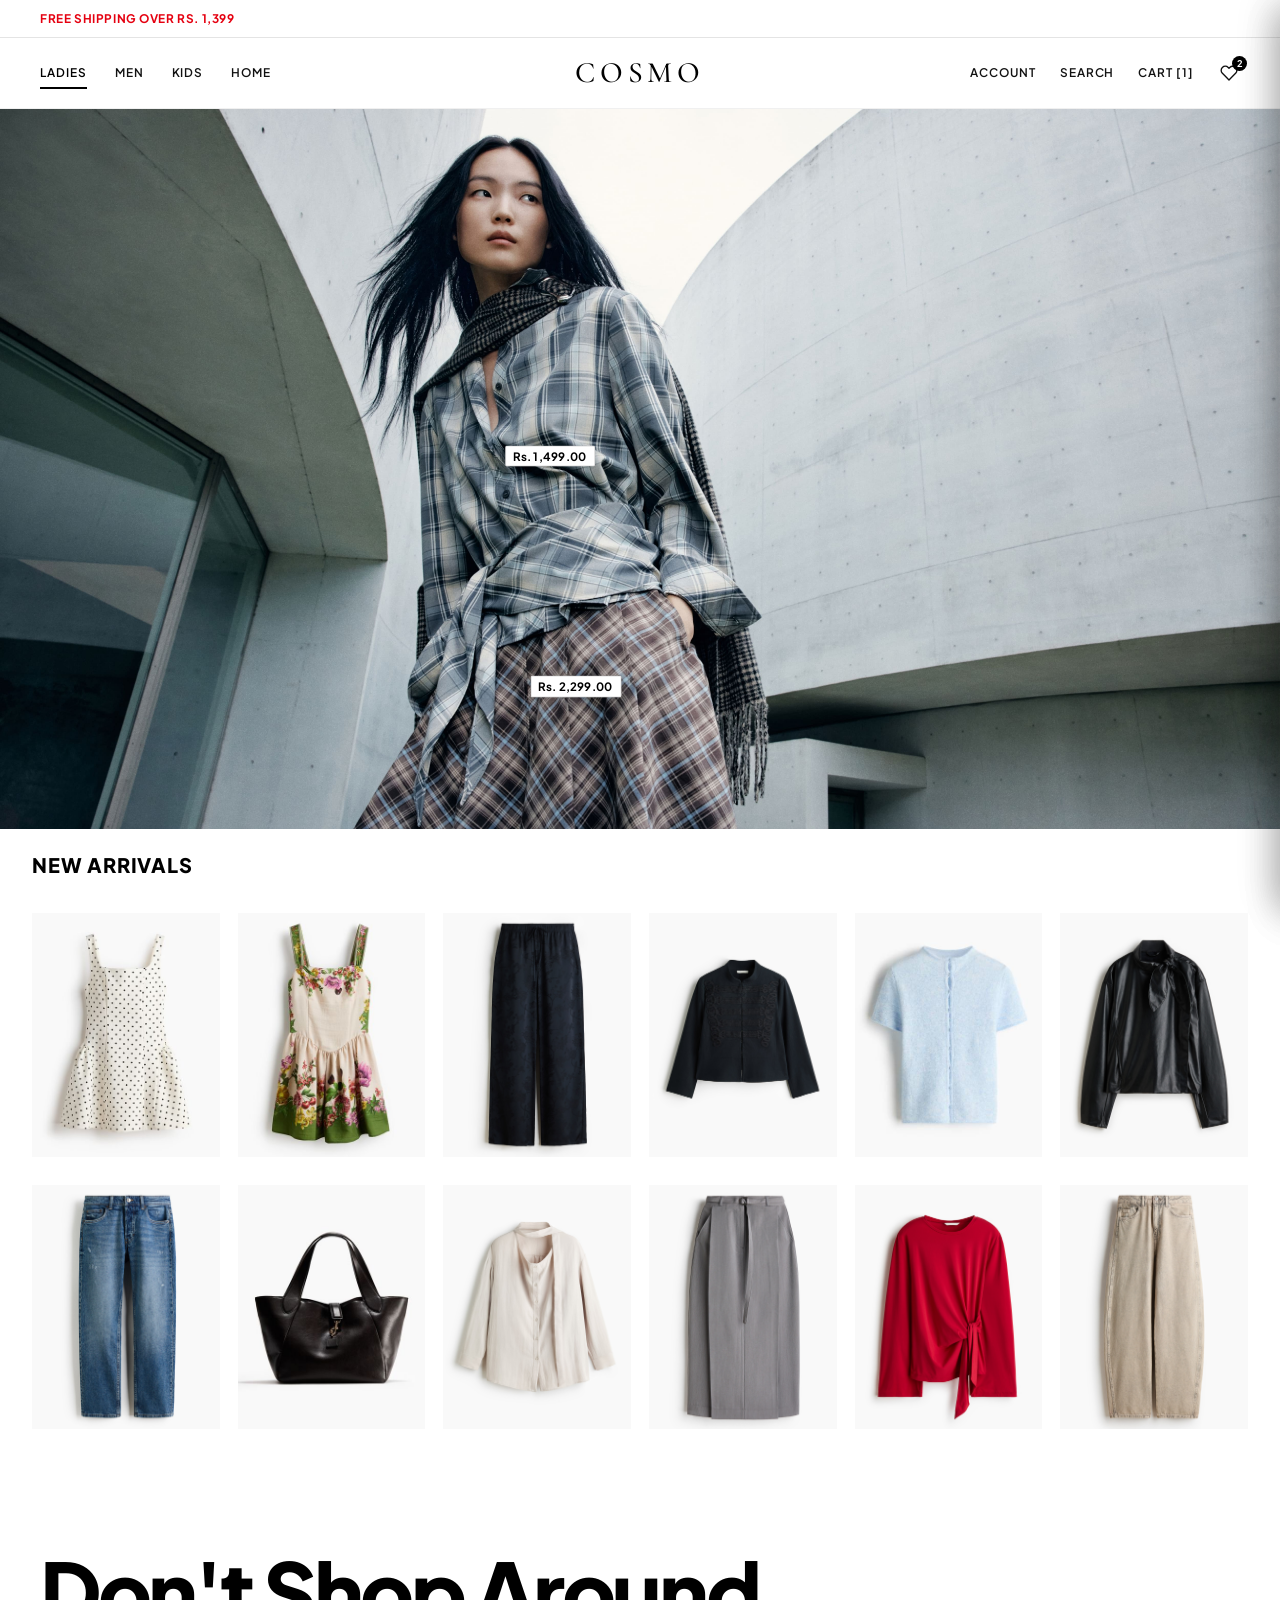
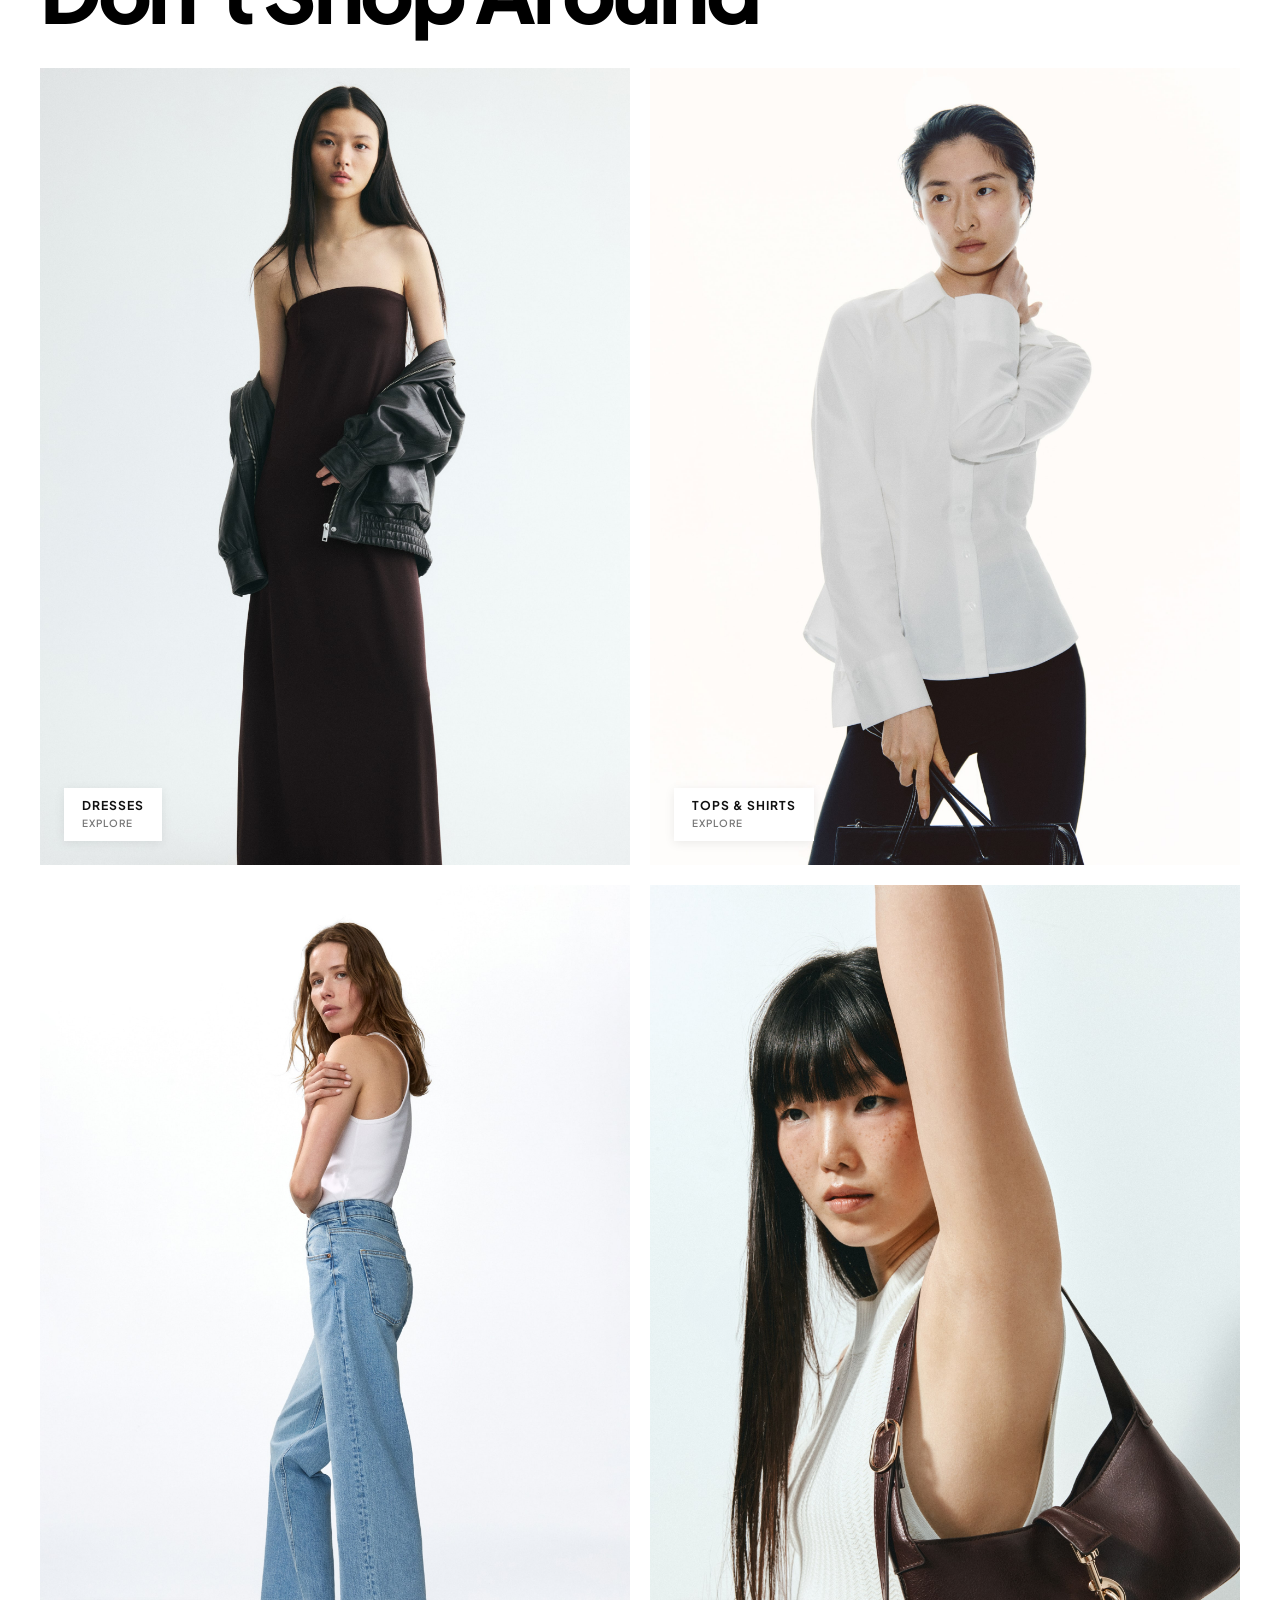
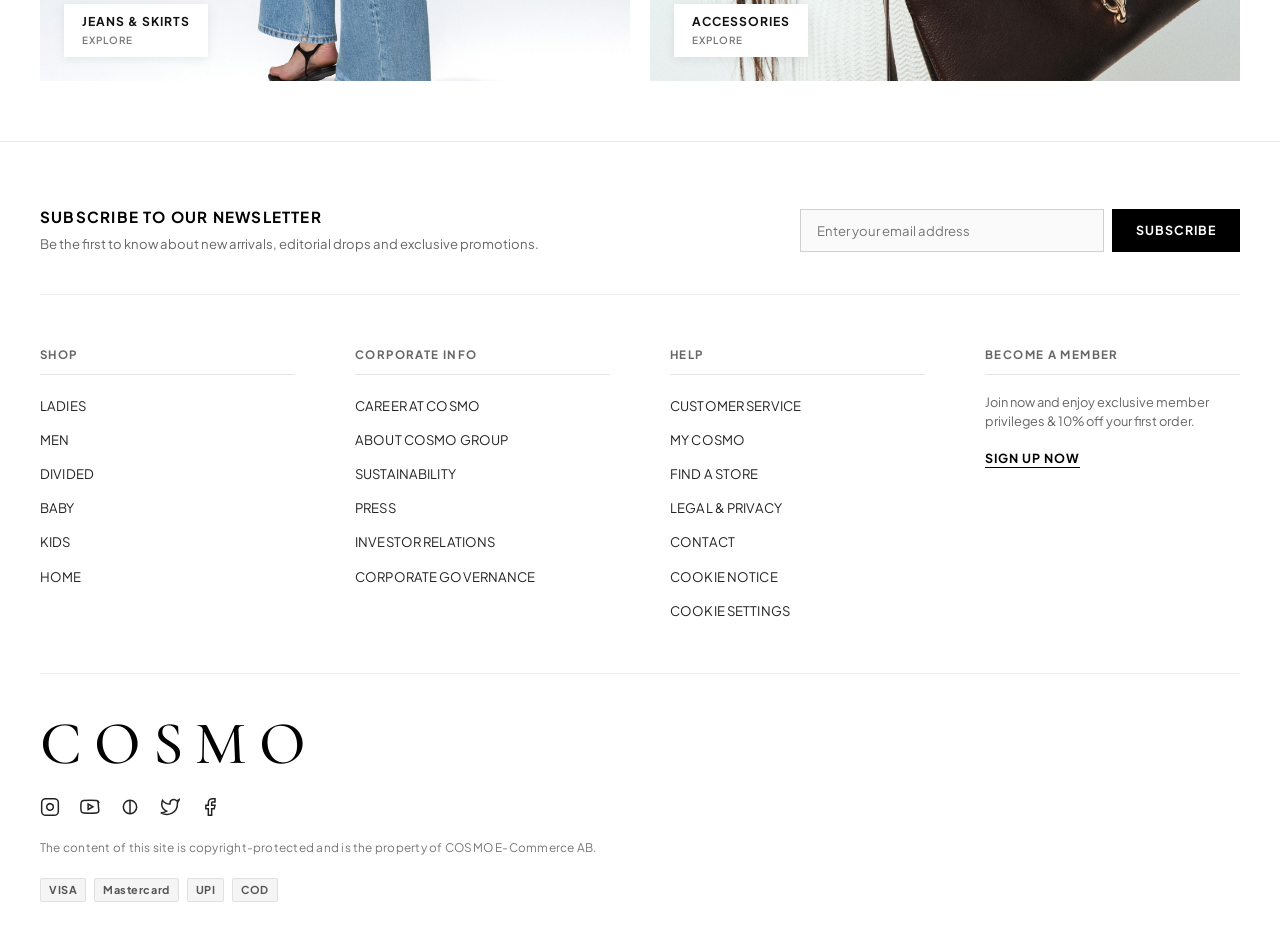
<file: index.html>
<!DOCTYPE html>
<html lang="en">

<head>
    <meta charset="UTF-8">
    <meta name="viewport" content="width=device-width, initial-scale=1.0">
    <title>Women's Clothing & Accessories | COSMO</title>
    <link rel="preconnect" href="https://fonts.googleapis.com">
    <link rel="preconnect" href="https://fonts.gstatic.com" crossorigin>
    <link
        href="https://fonts.googleapis.com/css2?family=Cormorant+Garamond:ital,wght@0,300;0,400;0,500;0,600;0,700;1,400&family=Plus+Jakarta+Sans:wght@300;400;500;600;700;800&family=Inter:wght@300;400;500;600;700;800&display=swap"
        rel="stylesheet">
    <link rel="stylesheet" href="styles.css">
    <!-- Auto System Dark/Light Theme Sync (Instant Zero-FOUC) -->
    <script>
        (function () {
            try {
                if (window.matchMedia && window.matchMedia('(prefers-color-scheme: dark)').matches) {
                    document.documentElement.setAttribute('data-theme', 'dark');
                } else {
                    document.documentElement.removeAttribute('data-theme');
                }
            } catch (e) {}
        })();
    </script>
</head>

<body data-page="ladies">
    <!-- Top Announcement Bar (Clean Classic COSMO Bar) -->
    <div class="top-announcement-bar" id="topAnnouncementBar">
        <div class="announcement-content">
            <span class="promo-text-red">FREE SHIPPING OVER RS. 1,399</span>
        </div>
    </div>

    <!-- Main Navigation Header (Exact Pure White COSMO Header) -->
    <header class="hm-header" id="hmHeader">
        <div class="header-container">
            <!-- Left: Category Navigation Links (LADIES, MEN, KIDS, HOME) -->
            <div class="header-left">
                <button class="mobile-menu-btn" id="mobileMenuBtn" aria-label="Open menu">
                    <span></span>
                    <span></span>
                    <span></span>
                </button>
                <nav class="hm-category-nav" id="categoryNav">
                    <div class="nav-item-wrapper" data-menu="ladies">
                        <a href="index.html" class="nav-link active" data-category="ladies">LADIES</a>
                    </div>
                    <div class="nav-item-wrapper" data-menu="men">
                        <a href="men.html" class="nav-link " data-category="men">MEN</a>
                    </div>
                    <div class="nav-item-wrapper" data-menu="kids">
                        <a href="kids.html" class="nav-link " data-category="kids">KIDS</a>
                    </div>
                    <div class="nav-item-wrapper" data-menu="home">
                        <a href="home.html" class="nav-link " data-category="home">HOME</a>
                    </div>
                </nav>
            </div>

            <!-- Middle: Brand Logo Centered -->
            <div class="header-center">
                <a href="index.html" class="cosmo-logo-link" id="logoLink" aria-label="COSMO Home">
                    <span class="cosmo-brand-logo">COSMO</span>
                </a>
            </div>

            <!-- Right: Text Nav (ACCOUNT, SEARCH, FAV ICON, CART [0]) -->
            <div class="header-right">
                <button class="header-nav-text-btn" id="accountModalBtn" aria-label="Account">ACCOUNT</button>
                <button class="header-nav-text-btn" id="searchTriggerBtn" aria-label="Search">SEARCH</button>
                <a href="cart.html" class="header-nav-text-btn" id="bagTriggerBtn" aria-label="Shopping Cart">CART
                    [<span id="bagBadge">0</span>]</a>
                <button class="header-fav-btn" id="wishlistTriggerBtn" aria-label="Favorites">
                    <svg width="18" height="18" viewBox="0 0 24 24" fill="none" stroke="currentColor" stroke-width="1.8"
                        stroke-linecap="round" stroke-linejoin="round">
                        <path
                            d="M20.84 4.61a5.5 5.5 0 0 0-7.78 0L12 5.67l-1.06-1.06a5.5 5.5 0 0 0-7.78 7.78l1.06 1.06L12 21.23l7.78-7.78 1.06-1.06a5.5 5.5 0 0 0 0-7.78z">
                        </path>
                    </svg>
                    <span class="header-badge" id="wishlistBadge">0</span>
                </button>
            </div>
        </div>

        <!-- Interactive Mega Menu Dropdown Panel (Screenshot 3 Replica) -->
        <div class="hm-mega-menu" id="hmMegaMenu">
            <div class="mega-menu-content" id="megaMenuContent">
                <!-- Injected based on active category -->
            </div>
        </div>
    </header>

    <!-- Editorial Hero Showcase (With Pricing Pins - Offers Completely Removed) -->
    <section class="editorial-hero-section" id="editorialHero">
        <div class="hero-image-wrapper">
            <img src="images/ladies bannerhj.jpg" alt="COSMO Women Editorial Campaign" class="hero-editorial-img"
                id="heroEditorialImg" loading="eager" style="cursor: pointer;"
                onclick="window.location.href='product.html?id=101'" title="Click to view product">

            <!-- Clean Pricing Tag 1 (Top / Blouse) -->
            <div class="hero-hotspot-pin" id="heroHotspot1" style="top: 48%; left: 43%;">
                <button class="hotspot-tag-card" id="openLookDrawerBtn"
                    onclick="window.location.href='product.html?id=101'"
                    title="Checked Draped Tie-Waist Blouse - Rs. 1,499.00">
                    <span class="hotspot-label">Rs. 1,499.00</span>
                </button>
            </div>

            <!-- Clean Pricing Tag 2 (Trousers / Skirt) -->
            <div class="hero-hotspot-pin" id="heroHotspot2" style="top: 80%; left: 45%;">
                <button class="hotspot-tag-card" id="openLookDrawerBtn2"
                    onclick="window.location.href='product.html?id=102'"
                    title="Asymmetric Tartan Plaid Midi Skirt - Rs. 2,299.00">
                    <span class="hotspot-label">Rs. 2,299.00</span>
                </button>
            </div>
        </div>
    </section>

    <!-- Bold NEW ARRIVALS Section Heading (Screenshot 2 Minimalist Header) -->
    <div class="hm-new-arrivals-bar" id="new">
        <div class="new-arrivals-container">
            <h1 class="new-arrivals-heading">NEW ARRIVALS</h1>
        </div>
    </div>

    <!-- Main Catalog Area: Clean Full-Width 6-Column Cutout Grid (Screenshot 2 / Filter hidden) -->
    <main class="hm-catalog-main" id="catalogMain">
        <div class="catalog-container">
            <div class="products-grid grid-6" id="productsGridContainer">
                <!-- Exact 12 apparel cutouts rendered dynamically -->
            </div>

            <!-- Empty state if no products match -->
            <div class="no-products-found" id="noProductsFound" style="display:none;">
                <div class="no-products-icon">
                    <svg width="40" height="40" viewBox="0 0 24 24" fill="none" stroke="#666" stroke-width="1.5">
                        <circle cx="11" cy="11" r="8"></circle>
                        <line x1="21" y1="21" x2="16.65" y2="16.65"></line>
                    </svg>
                </div>
                <h3>NO MATCHING ITEMS FOUND</h3>
                <p>Try searching with a different term.</p>
            </div>
        </div>
    </main>

    <!-- Editorial Campaign Showcase (2 Rows of 2 Big Cards = 4 Cards Total) -->
    <section class="editorial-duo-section" id="editorialDuoSection">
        <div class="editorial-duo-container">
            <h2 class="editorial-main-headline">Don't Shop Around</h2>
            <div class="editorial-duo-grid">
                <!-- Card 1: Dresses -->
                <div class="editorial-duo-card"
                    onclick="window.location.href='search.html?q=dress,dresses&cat=ladies&title=WOMEN%27S+DRESSES'">
                    <div class="editorial-duo-image-wrap">
                        <img src="images/dfgdhg.jpg" alt="Dresses" class="editorial-duo-img" loading="lazy">
                        <div class="editorial-tag-box">
                            <span class="editorial-tag-title">DRESSES</span>
                            <span class="editorial-tag-explore">EXPLORE</span>
                        </div>
                    </div>
                </div>

                <!-- Card 2: Tops & Shirts -->
                <div class="editorial-duo-card"
                    onclick="window.location.href='search.html?q=tops,shirt&cat=ladies&title=WOMEN%27S+TOPS+%26+SHIRTS'">
                    <div class="editorial-duo-image-wrap">
                        <img src="images/shirts.jpg" alt="Tops & Shirts" class="editorial-duo-img" loading="lazy">
                        <div class="editorial-tag-box">
                            <span class="editorial-tag-title">TOPS & SHIRTS</span>
                            <span class="editorial-tag-explore">EXPLORE</span>
                        </div>
                    </div>
                </div>

                <!-- Card 3: Jeans & Skirts (Row 2) -->
                <div class="editorial-duo-card"
                    onclick="window.location.href='search.html?q=bottoms,jeans,skirt&cat=ladies&title=WOMEN%27S+JEANS+%26+SKIRTS'">
                    <div class="editorial-duo-image-wrap">
                        <img src="images/pants.jpg" alt="Jeans & Skirts" class="editorial-duo-img" loading="lazy">
                        <div class="editorial-tag-box">
                            <span class="editorial-tag-title">JEANS & SKIRTS</span>
                            <span class="editorial-tag-explore">EXPLORE</span>
                        </div>
                    </div>
                </div>

                <!-- Card 4: Accessories (Row 2) -->
                <div class="editorial-duo-card"
                    onclick="window.location.href='search.html?q=accessories,bag&cat=ladies&title=WOMEN%27S+ACCESSORIES'">
                    <div class="editorial-duo-image-wrap">
                        <img src="images/bag.jpg" alt="Accessories" class="editorial-duo-img" loading="lazy">
                        <div class="editorial-tag-box">
                            <span class="editorial-tag-title">ACCESSORIES</span>
                            <span class="editorial-tag-explore">EXPLORE</span>
                        </div>
                    </div>
                </div>
            </div>
        </div>
    </section>


    <!-- COSMO Sign-In Modal -->
    <div class="hm-modal-overlay" id="signInModalOverlay">
        <div class="hm-signin-modal" id="signInModal" role="dialog" aria-modal="true" aria-labelledby="signinTitle">
            <button class="modal-close-icon" id="closeSignInModalBtn" aria-label="Close modal">✕</button>
            <div class="signin-modal-content">
                <h2 class="signin-title" id="signinTitle">SIGN IN</h2>
                <p class="signin-subtitle">Sign in with your email or sign up to become a COSMO member.</p>
                <form class="signin-form" id="signInForm">
                    <div class="form-group">
                        <label for="signinEmail" class="form-label">Email address *</label>
                        <input type="email" id="signinEmail" required class="signin-input"
                            placeholder="name@example.com">
                    </div>
                    <div class="form-group">
                        <label for="signinPassword" class="form-label">Password *</label>
                        <input type="password" id="signinPassword" required class="signin-input" placeholder="••••••••">
                    </div>
                    <button type="submit" class="signin-submit-btn">SIGN IN</button>
                </form>
            </div>
        </div>
    </div>

    <!-- COSMO Shopping Bag Drawer -->
    <div class="hm-bag-drawer" id="hmBagDrawer" aria-hidden="true">
        <div class="bag-header">
            <h3 class="bag-title">SHOPPING BAG</h3>
            <button class="bag-close-btn" id="closeBagDrawerBtn" aria-label="Close bag">✕</button>
        </div>
        <div class="bag-items-list" id="bagItemsList"></div>
        <div class="bag-footer">
            <div class="breakdown-row">
                <span>Order value:</span>
                <span id="bagSubtotalVal">Rs. 0.00</span>
            </div>
            <div class="breakdown-row">
                <span>Delivery:</span>
                <span class="delivery-free">FREE</span>
            </div>
            <div class="breakdown-row total-row">
                <span>Total:</span>
                <span id="bagTotalVal">Rs. 0.00</span>
            </div>
            <button class="checkout-submit-btn" id="checkoutBtn">CONTINUE TO CHECKOUT</button>
        </div>
    </div>

    <!-- COSMO Wishlist Drawer -->
    <div class="hm-wishlist-drawer" id="hmWishlistDrawer" aria-hidden="true">
        <div class="bag-header">
            <h3 class="bag-title">FAVORITES</h3>
            <button class="bag-close-btn" id="closeWishlistDrawerBtn" aria-label="Close favorites">✕</button>
        </div>
        <div class="wishlist-items-list" id="wishlistItemsList"></div>
    </div>

    <!-- Global Dimming Backdrop -->
    <div class="global-backdrop" id="globalBackdrop"></div>

    <!-- Toast Notification -->
    <div class="hm-toast" id="hmToast" role="status" aria-live="polite">
        <svg width="18" height="18" viewBox="0 0 24 24" fill="none" stroke="#fff" stroke-width="2">
            <polyline points="20 6 9 17 4 12"></polyline>
        </svg>
        <div class="toast-msg" id="toastMsg">Added to shopping bag</div>
    </div>

    <!-- Authentic COSMO Storefront Modular Footer -->
    <footer class="hm-footer" id="hmFooter">
        <!-- Newsletter Signup Banner -->
        <div class="footer-newsletter-wrap">
            <div class="newsletter-info">
                <h4>SUBSCRIBE TO OUR NEWSLETTER</h4>
                <p>Be the first to know about new arrivals, editorial drops and exclusive promotions.</p>
            </div>
            <form class="newsletter-form" id="footerNewsletterForm">
                <input type="email" required placeholder="Enter your email address" class="newsletter-input"
                    id="newsletterEmailInput" aria-label="Email address for newsletter">
                <button type="submit" class="newsletter-btn">SUBSCRIBE</button>
            </form>
        </div>

        <!-- Footer Links Grid (Desktop 4-column luxury layout / Mobile interactive stack) -->
        <div class="footer-links-grid" id="footerLinksGrid">
            <div class="footer-col" data-col="shop">
                <h4 class="footer-accordion-header">
                    <span>SHOP</span>
                    <span class="footer-accordion-icon">+</span>
                </h4>
                <ul class="footer-links-list">
                    <li><a href="index.html" class="footer-cat-link" data-cat="ladies">LADIES</a></li>
                    <li><a href="men.html" class="footer-cat-link" data-cat="men">MEN</a></li>
                    <li><a href="kids.html">DIVIDED</a></li>
                    <li><a href="kids.html">BABY</a></li>
                    <li><a href="kids.html" class="footer-cat-link" data-cat="kids">KIDS</a></li>
                    <li><a href="home.html" class="footer-cat-link" data-cat="home">HOME</a></li>
                </ul>
            </div>

            <div class="footer-col" data-col="corporate">
                <h4 class="footer-accordion-header">
                    <span>CORPORATE INFO</span>
                    <span class="footer-accordion-icon">+</span>
                </h4>
                <ul class="footer-links-list">
                    <li><a href="#">CAREER AT COSMO</a></li>
                    <li><a href="#">ABOUT COSMO GROUP</a></li>
                    <li><a href="#">SUSTAINABILITY</a></li>
                    <li><a href="#">PRESS</a></li>
                    <li><a href="#">INVESTOR RELATIONS</a></li>
                    <li><a href="#">CORPORATE GOVERNANCE</a></li>
                </ul>
            </div>

            <div class="footer-col" data-col="help">
                <h4 class="footer-accordion-header">
                    <span>HELP</span>
                    <span class="footer-accordion-icon">+</span>
                </h4>
                <ul class="footer-links-list">
                    <li><a href="#">CUSTOMER SERVICE</a></li>
                    <li><a href="#">MY COSMO</a></li>
                    <li><a href="#">FIND A STORE</a></li>
                    <li><a href="#">LEGAL & PRIVACY</a></li>
                    <li><a href="#">CONTACT</a></li>
                    <li><a href="#">COOKIE NOTICE</a></li>
                    <li><a href="#">COOKIE SETTINGS</a></li>
                </ul>
            </div>

            <div class="footer-col member-perks-col" data-col="member">
                <h4 class="footer-accordion-header">
                    <span>BECOME A MEMBER</span>
                    <span class="footer-accordion-icon">+</span>
                </h4>
                <div class="member-col-content">
                    <p class="member-signup-sub">Join now and enjoy exclusive member privileges & 10% off your first order.
                    </p>
                    <a href="#signin" class="footer-signup-link" id="footerSignupBtn">SIGN UP NOW</a>
                </div>
            </div>
        </div>

        <!-- Social Channels, Region & Copyright -->
        <div class="footer-bottom-bar">
            <div class="footer-brand-row">
                <div class="footer-logo">
                    <span class="cosmo-footer-logo">COSMO</span>
                </div>
            </div>

            <div class="footer-social-row">
                <div class="social-icons-row">
                    <a href="#" aria-label="Instagram" class="social-icon">
                        <svg width="20" height="20" viewBox="0 0 24 24" fill="none" stroke="#000" stroke-width="1.8">
                            <rect x="2" y="2" width="20" height="20" rx="5" ry="5"></rect>
                            <path d="M16 11.37A4 4 0 1 1 12.63 8 4 4 0 0 1 16 11.37z"></path>
                            <line x1="17.5" y1="6.5" x2="17.51" y2="6.5"></line>
                        </svg>
                    </a>
                    <a href="#" aria-label="YouTube" class="social-icon">
                        <svg width="20" height="20" viewBox="0 0 24 24" fill="none" stroke="#000" stroke-width="1.8">
                            <path
                                d="M22.54 6.42a2.78 2.78 0 0 0-1.94-2C18.88 4 12 4 12 4s-6.88 0-8.6.46a2.78 2.78 0 0 0-1.94 2A29 29 0 0 0 1 11.75a29 29 0 0 0 .46 5.33A2.78 2.78 0 0 0 3.4 19c1.72.46 8.6.46 8.6.46s6.88 0 8.6-.46a2.78 2.78 0 0 0 1.94-2 29 29 0 0 0-.46-5.25 29 29 0 0 0-.46-5.33z">
                            </path>
                            <polygon points="9.75 15.02 15.5 11.75 9.75 8.48 9.75 15.02"></polygon>
                        </svg>
                    </a>
                    <a href="#" aria-label="Pinterest" class="social-icon">
                        <svg width="20" height="20" viewBox="0 0 24 24" fill="none" stroke="#000" stroke-width="1.8">
                            <line x1="12" y1="4" x2="12" y2="20"></line>
                            <circle cx="12" cy="12" r="8"></circle>
                        </svg>
                    </a>
                    <a href="#" aria-label="Twitter" class="social-icon">
                        <svg width="20" height="20" viewBox="0 0 24 24" fill="none" stroke="#000" stroke-width="1.8">
                            <path
                                d="M23 3a10.9 10.9 0 0 1-3.14 1.53 4.48 4.48 0 0 0-7.86 3v1A10.66 10.66 0 0 1 3 4s-4 9 5 13a11.64 11.64 0 0 1-7 2c9 5 20 0 20-11.5a4.5 4.5 0 0 0-.08-.83A7.72 7.72 0 0 0 23 3z">
                            </path>
                        </svg>
                    </a>
                    <a href="#" aria-label="Facebook" class="social-icon">
                        <svg width="20" height="20" viewBox="0 0 24 24" fill="none" stroke="#000" stroke-width="1.8">
                            <path d="M18 2h-3a5 5 0 0 0-5 5v3H7v4h3v8h4v-8h3l1-4h-4V7a1 1 0 0 1 1-1h3z"></path>
                        </svg>
                    </a>
                </div>
            </div>

            <div class="footer-copyright-row">
                <p class="copyright-text">The content of this site is copyright-protected and is the property of COSMO
                    E-Commerce AB.</p>
            </div>

            <div class="footer-payments-row">
                <div class="footer-payment-badges">
                    <span class="payment-badge-pill">VISA</span>
                    <span class="payment-badge-pill">Mastercard</span>
                    <span class="payment-badge-pill">UPI</span>
                    <span class="payment-badge-pill">COD</span>
                </div>
            </div>
        </div>
    </footer>

    <!-- Main Logic Script -->
    <script src="main.js"></script>
</body>

</html>
</file>
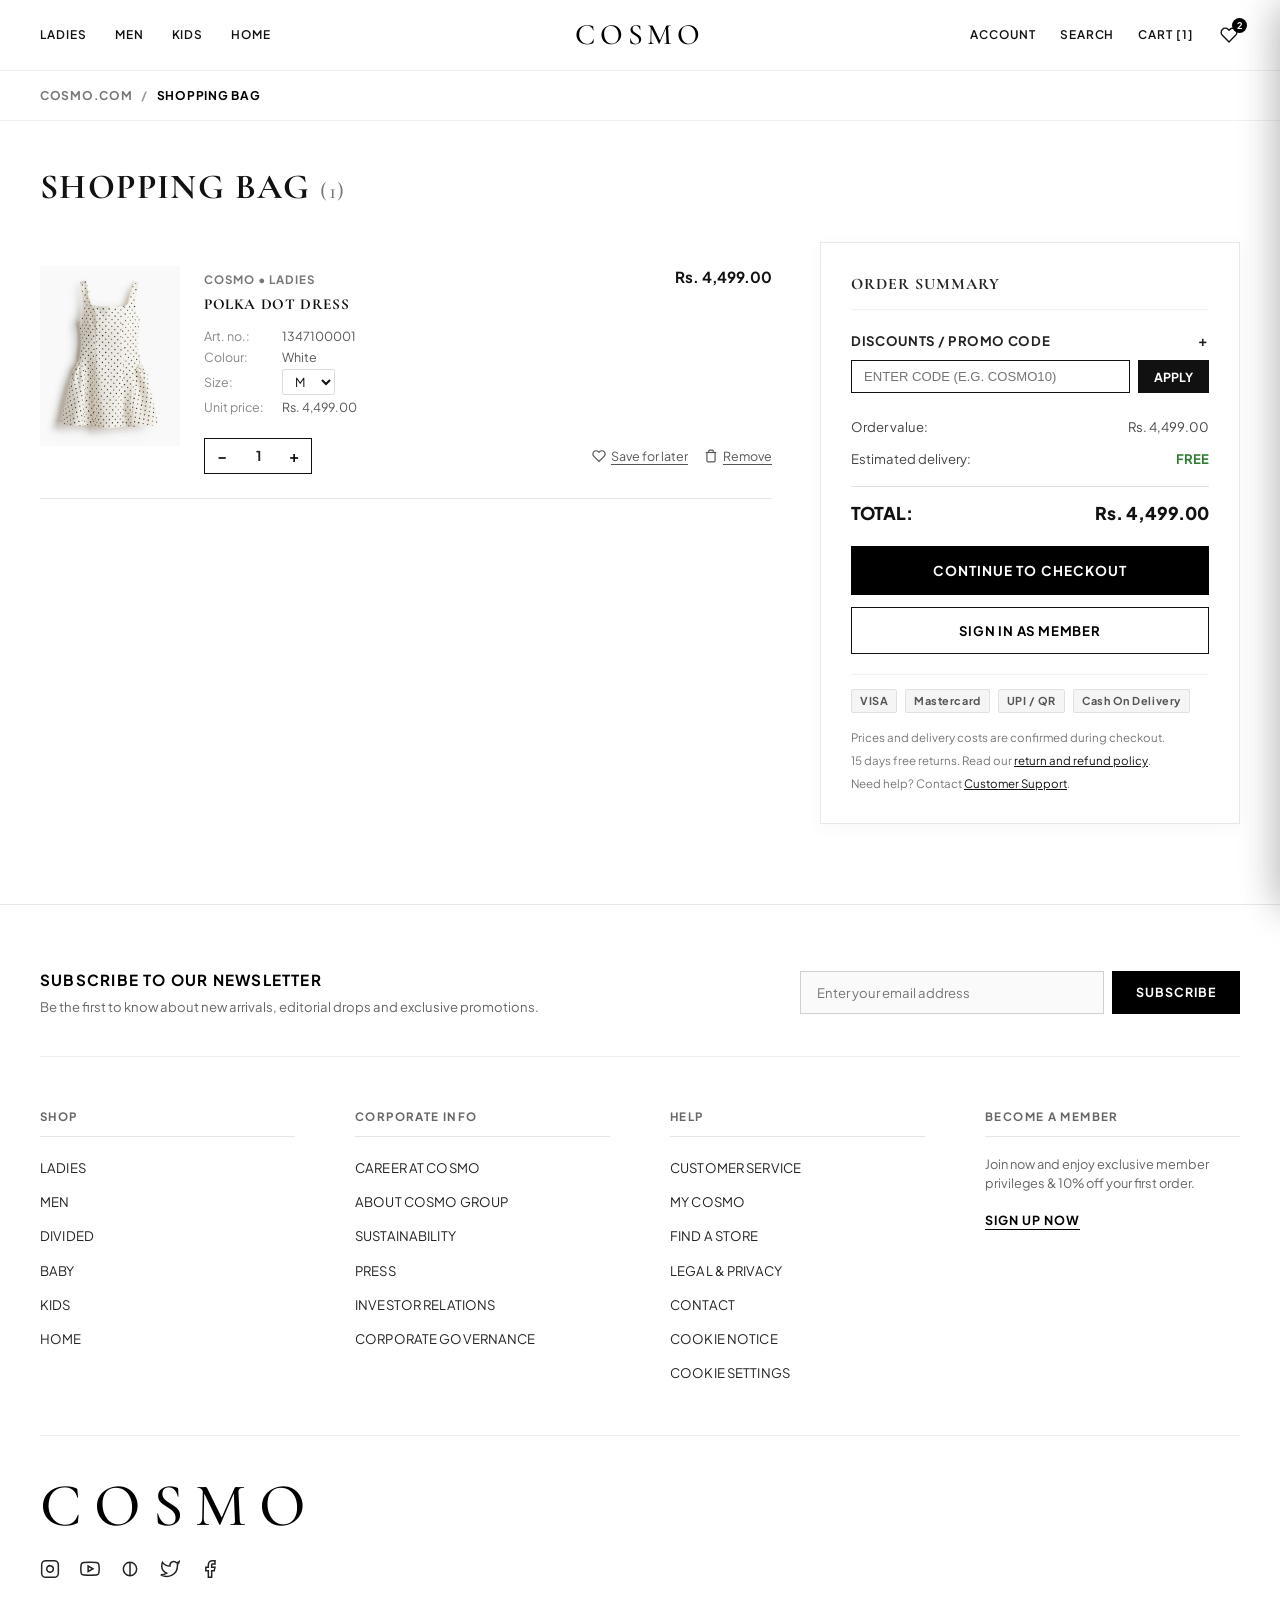
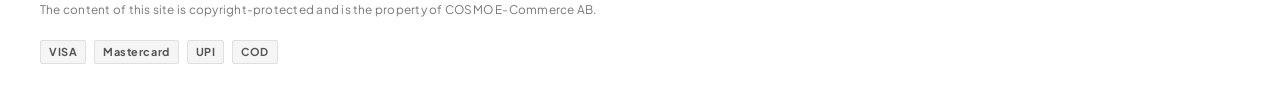
<file: cart.html>
<!DOCTYPE html>
<html lang="en">

<head>
    <meta charset="UTF-8">
    <meta name="viewport" content="width=device-width, initial-scale=1.0">
    <title>Shopping Bag & Checkout | COSMO</title>
    <link rel="preconnect" href="https://fonts.googleapis.com">
    <link rel="preconnect" href="https://fonts.gstatic.com" crossorigin>
    <link
        href="https://fonts.googleapis.com/css2?family=Cormorant+Garamond:ital,wght@0,300;0,400;0,500;0,600;0,700;1,400&family=Plus+Jakarta+Sans:wght@300;400;500;600;700;800&family=Inter:wght@300;400;500;600;700;800&display=swap"
        rel="stylesheet">
    <link rel="stylesheet" href="styles.css">
    <!-- Auto System Dark/Light Theme Sync (Instant Zero-FOUC) -->
    <script>
        (function () {
            try {
                if (window.matchMedia && window.matchMedia('(prefers-color-scheme: dark)').matches) {
                    document.documentElement.setAttribute('data-theme', 'dark');
                } else {
                    document.documentElement.removeAttribute('data-theme');
                }
            } catch (e) {}
        })();
    </script>
</head>

<body data-page="cart">
    <!-- Main Navigation Header with Centered Categories -->
    <header class="hm-header" id="hmHeader">
        <div class="header-container">
            <!-- Left: Category Navigation Links (LADIES, MEN, KIDS, HOME) -->
            <div class="header-left">
                <button class="mobile-menu-btn" id="mobileMenuBtn" aria-label="Open menu">
                    <span></span>
                    <span></span>
                    <span></span>
                </button>
                <nav class="hm-category-nav" id="categoryNav">
                    <div class="nav-item-wrapper" data-menu="ladies">
                        <a href="index.html" class="nav-link" data-category="ladies">LADIES</a>
                    </div>
                    <div class="nav-item-wrapper" data-menu="men">
                        <a href="men.html" class="nav-link" data-category="men">MEN</a>
                    </div>
                    <div class="nav-item-wrapper" data-menu="kids">
                        <a href="kids.html" class="nav-link" data-category="kids">KIDS</a>
                    </div>
                    <div class="nav-item-wrapper" data-menu="home">
                        <a href="home.html" class="nav-link" data-category="home">HOME</a>
                    </div>
                </nav>
            </div>

            <!-- Middle: Brand Logo Centered -->
            <div class="header-center">
                <a href="index.html" class="cosmo-logo-link" id="logoLink" aria-label="COSMO Home">
                    <span class="cosmo-brand-logo">COSMO</span>
                </a>
            </div>

            <!-- Right: Text Nav (ACCOUNT, SEARCH, FAV ICON, CART [0]) -->
            <div class="header-right">
                <button class="header-nav-text-btn" id="accountModalBtn" aria-label="Account">ACCOUNT</button>
                <button class="header-nav-text-btn" id="searchTriggerBtn" aria-label="Search">SEARCH</button>
                <a href="cart.html" class="header-nav-text-btn" id="bagTriggerBtn" aria-label="Shopping Cart">CART
                    [<span id="bagBadge">0</span>]</a>
                <button class="header-fav-btn" id="wishlistTriggerBtn" aria-label="Favorites">
                    <svg width="18" height="18" viewBox="0 0 24 24" fill="none" stroke="currentColor" stroke-width="1.8"
                        stroke-linecap="round" stroke-linejoin="round">
                        <path
                            d="M20.84 4.61a5.5 5.5 0 0 0-7.78 0L12 5.67l-1.06-1.06a5.5 5.5 0 0 0-7.78 7.78l1.06 1.06L12 21.23l7.78-7.78 1.06-1.06a5.5 5.5 0 0 0 0-7.78z">
                        </path>
                    </svg>
                    <span class="header-badge" id="wishlistBadge">0</span>
                </button>
            </div>
        </div>

        <!-- Mega Menu Dropdown -->
        <div class="hm-mega-menu" id="hmMegaMenu">
            <div class="mega-menu-content" id="megaMenuContent"></div>
        </div>
    </header>

    <!-- Breadcrumb -->
    <div class="hm-breadcrumb-bar">
        <div class="breadcrumb-container">
            <a href="index.html" class="breadcrumb-link">COSMO.COM</a>
            <span class="breadcrumb-sep">/</span>
            <span class="breadcrumb-current">SHOPPING BAG</span>
        </div>
    </div>

    <!-- Main Shopping Bag & Checkout Container -->
    <main class="cart-main-container">
        <div class="cart-header-title-row">
            <h1 class="cart-headline">SHOPPING BAG <span id="cartCountTitleSpan"
                    style="font-size: 1.4rem; font-weight: 500; color: #777;">(0)</span></h1>
        </div>

        <div class="cart-layout-grid">
            <!-- Left: Cart Items List -->
            <div class="cart-items-column" id="cartItemsColumn">
                <div id="cartItemsList">
                    <!-- Items rendered dynamically via JS -->
                </div>

                <!-- Empty State (hidden when items exist) -->
                <div class="cart-empty-state" id="cartEmptyState" style="display: none;">
                    <div class="cart-empty-icon">
                        <svg width="48" height="48" viewBox="0 0 24 24" fill="none" stroke="#222" stroke-width="1.2">
                            <path d="M6 2L3 6v14a2 2 0 0 0 2 2h14a2 2 0 0 0 2-2V6l-3-4z"></path>
                            <line x1="3" y1="6" x2="21" y2="6"></line>
                            <path d="M16 10a4 4 0 0 1-8 0"></path>
                        </svg>
                    </div>
                    <h3>YOUR SHOPPING BAG IS EMPTY</h3>
                    <p>Discover our latest arrivals and timeless wardrobe staples.</p>
                    <a href="index.html" class="checkout-primary-btn"
                        style="display: inline-block; width: auto; padding: 14px 28px;">EXPLORE NEW ARRIVALS</a>
                </div>
            </div>

            <!-- Right: Order Summary & Checkout Trigger -->
            <div class="cart-summary-column">
                <h3 class="summary-heading">ORDER SUMMARY</h3>

                <!-- Discounts & Coupons Accordion -->
                <div class="promo-code-section">
                    <div class="promo-toggle-btn" id="promoToggleBtn">
                        <span>DISCOUNTS / PROMO CODE</span>
                        <span id="promoToggleIcon" style="font-size: 0.9rem;">+</span>
                    </div>
                    <div class="promo-input-group" id="promoInputGroup">
                        <input type="text" id="promoCodeInput" class="promo-input"
                            placeholder="Enter code (e.g. COSMO10)">
                        <button type="button" id="applyPromoBtn" class="promo-apply-btn">APPLY</button>
                    </div>
                    <div class="promo-applied-badge" id="promoAppliedBadge">
                        <span id="promoBadgeText">Code COSMO10 Applied (-10%)</span>
                        <button type="button" id="removePromoBtn"
                            style="background:none; border:none; cursor:pointer; font-weight:bold; color:#c62828;">✕</button>
                    </div>
                </div>

                <!-- Summary Breakdown Rows -->
                <div class="summary-rows-list">
                    <div class="summary-row">
                        <span>Order value:</span>
                        <span id="cartSubtotalText">Rs. 0.00</span>
                    </div>
                    <div class="summary-row" id="cartDiscountRow" style="display: none;">
                        <span>Discount:</span>
                        <span id="cartDiscountText" class="discount-saving-text">- Rs. 0.00</span>
                    </div>
                    <div class="summary-row">
                        <span>Estimated delivery:</span>
                        <span id="cartDeliveryText" class="free-tag">FREE</span>
                    </div>
                    <div class="summary-row total-bold-row">
                        <span>TOTAL:</span>
                        <span id="cartTotalText">Rs. 0.00</span>
                    </div>
                </div>

                <!-- Primary CTA -->
                <button type="button" class="checkout-primary-btn" id="openCheckoutModalBtn">CONTINUE TO
                    CHECKOUT</button>
                <button type="button" class="checkout-signin-btn" id="cartSignInBtn">SIGN IN AS MEMBER</button>

                <!-- Accepted Payment Badges -->
                <div class="summary-payment-logos">
                    <span class="payment-badge-pill">VISA</span>
                    <span class="payment-badge-pill">Mastercard</span>
                    <span class="payment-badge-pill">UPI / QR</span>
                    <span class="payment-badge-pill">Cash On Delivery</span>
                </div>

                <div class="summary-policies-text">
                    <p>Prices and delivery costs are confirmed during checkout.</p>
                    <p style="margin-top: 6px;">15 days free returns. Read our <a href="#">return and refund policy</a>.
                    </p>
                    <p style="margin-top: 6px;">Need help? Contact <a href="#">Customer Support</a>.</p>
                </div>
            </div>
        </div>
    </main>

    <!-- Interactive Payment & Checkout Modal -->
    <div class="checkout-modal-overlay" id="checkoutModalOverlay">
        <div class="checkout-modal-card" id="checkoutModalCard">
            <button class="modal-close-icon" id="closeCheckoutModalBtn" aria-label="Close checkout">✕</button>

            <!-- Checkout Form Step -->
            <div id="checkoutFormStep">
                <div class="checkout-step-header">
                    <h2 class="checkout-step-title">SECURE CHECKOUT & PAYMENT</h2>
                    <span style="font-size: 0.8rem; color: #2e7d32; font-weight: 700;">256-Bit SSL Encrypted</span>
                </div>

                <form id="completeCheckoutForm">
                    <!-- 1. Shipping Address -->
                    <div class="checkout-form-section">
                        <h4>1. Delivery Address</h4>
                        <div class="form-grid-2" style="margin-bottom: 12px;">
                            <input type="text" required class="checkout-input-field" id="custName"
                                placeholder="Full Name *">
                            <input type="tel" required class="checkout-input-field" id="custPhone"
                                placeholder="Phone Number (10 digits) *">
                        </div>
                        <input type="text" required class="checkout-input-field" id="custAddress"
                            placeholder="Street Address, House/Flat No. *" style="margin-bottom: 12px;">
                        <div class="form-grid-2">
                            <input type="text" required class="checkout-input-field" id="custCity" placeholder="City *">
                            <input type="text" required class="checkout-input-field" id="custPincode"
                                placeholder="PIN Code *">
                        </div>
                    </div>

                    <!-- 2. Payment Method Selector -->
                    <div class="checkout-form-section">
                        <h4>2. Select Payment Method</h4>
                        <div class="payment-methods-grid">
                            <!-- Option 1: UPI -->
                            <label class="payment-method-card selected" id="optUpi">
                                <input type="radio" name="paymentMethod" value="upi" checked>
                                <div class="payment-method-info">
                                    <div class="title">
                                        <span>UPI / Instant QR Code</span>
                                        <span style="font-size: 0.75rem; color: #2e7d32;">Zero Fee</span>
                                    </div>
                                    <div class="subtitle">Google Pay, PhonePe, Paytm, BHIM & UPI ID</div>
                                    <div class="payment-details-panel">
                                        <div class="upi-qr-preview">
                                            <svg width="100" height="100" viewBox="0 0 100 100"
                                                style="margin: 0 auto; display:block;">
                                                <rect width="100" height="100" fill="#ffffff" />
                                                <path
                                                    d="M10 10h30v30h-30z M15 15h20v20h-20z M20 20h10v10h-10z M60 10h30v30h-30z M65 15h20v20h-20z M70 20h10v10h-10z M10 60h30v30h-30z M15 65h20v20h-20z M20 70h10v10h-10z M50 20h5v15h-5z M50 55h15v5h-15z M70 60h20v5h-20z M60 75h10v15h-10z M80 75h10v15h-10z M50 80h5v10h-5z"
                                                    fill="#000000" />
                                            </svg>
                                            <div style="font-size: 0.72rem; color: #555; margin-top: 4px;">Scan with any
                                                UPI app to pay instantly</div>
                                        </div>
                                        <input type="text" class="checkout-input-field"
                                            placeholder="Or enter UPI ID (e.g. mobile@upi)" style="margin-top: 8px;">
                                    </div>
                                </div>
                            </label>

                            <!-- Option 2: Cash on Delivery (COD) -->
                            <label class="payment-method-card" id="optCod">
                                <input type="radio" name="paymentMethod" value="cod">
                                <div class="payment-method-info">
                                    <div class="title">
                                        <span>Cash On Delivery (COD)</span>
                                        <span style="font-size: 0.75rem; color: #555;">Pay at Doorstep</span>
                                    </div>
                                    <div class="subtitle">Pay with Cash, UPI, or Card upon parcel delivery</div>
                                    <div class="payment-details-panel">
                                        <div
                                            style="font-size: 0.75rem; color: #444; background:#f5f5f5; padding: 10px; border-radius: 2px;">
                                            Exact cash or UPI QR code will be provided by delivery executive.
                                        </div>
                                    </div>
                                </div>
                            </label>

                            <!-- Option 3: Credit / Debit Card -->
                            <label class="payment-method-card" id="optCard">
                                <input type="radio" name="paymentMethod" value="card">
                                <div class="payment-method-info">
                                    <div class="title">
                                        <span>Credit / Debit Card</span>
                                        <span style="font-size: 0.75rem; color: #555;">Visa, MC, RuPay</span>
                                    </div>
                                    <div class="subtitle">All major Indian and international cards accepted</div>
                                    <div class="payment-details-panel">
                                        <input type="text" class="checkout-input-field"
                                            placeholder="Card Number (16 digits)" style="margin-bottom: 8px;"
                                            maxlength="19">
                                        <div class="form-grid-2">
                                            <input type="text" class="checkout-input-field" placeholder="MM / YY"
                                                maxlength="5">
                                            <input type="password" class="checkout-input-field"
                                                placeholder="CVV (3 digits)" maxlength="4">
                                        </div>
                                    </div>
                                </div>
                            </label>

                            <!-- Option 4: Net Banking -->
                            <label class="payment-method-card" id="optNetbanking">
                                <input type="radio" name="paymentMethod" value="netbanking">
                                <div class="payment-method-info">
                                    <div class="title">
                                        <span>Net Banking</span>
                                    </div>
                                    <div class="subtitle">HDFC, ICICI, SBI, Axis, Kotak & 50+ Banks</div>
                                </div>
                            </label>
                        </div>
                    </div>

                    <!-- Final Amount & Submit -->
                    <div
                        style="margin-top: 24px; padding-top: 16px; border-top: 1px solid #eee; display: flex; justify-content: space-between; align-items: center;">
                        <div>
                            <div style="font-size: 0.75rem; color: #777;">Total Payable:</div>
                            <div style="font-size: 1.25rem; font-weight: 800;" id="modalPayableTotal" class="modal-payable-total-text">Rs.
                                0.00</div>
                        </div>
                        <button type="submit" class="checkout-primary-btn"
                            style="width: auto; padding: 14px 32px; margin-bottom: 0;">PLACE ORDER &rarr;</button>
                    </div>
                </form>
            </div>

            <!-- Order Success Confirmation Step (shown after submitting) -->
            <div id="checkoutSuccessStep" style="display: none;">
                <div class="order-success-card">
                    <div class="success-icon-badge">✓</div>
                    <h2>ORDER CONFIRMED!</h2>
                    <p>Thank you for shopping with <strong>COSMO</strong>. Your order has been placed successfully.</p>
                    <div class="order-id-highlight" id="confirmedOrderId">ORDER ID: #CSM-892401</div>
                    <div style="font-size: 0.8rem; color: #555; margin-bottom: 24px;">
                        An order confirmation with tracking details has been sent to your mobile number.
                    </div>
                    <a href="index.html" class="checkout-primary-btn"
                        style="display: inline-block; width: auto; padding: 14px 32px;">CONTINUE SHOPPING</a>
                </div>
            </div>
        </div>
    </div>

    <!-- COSMO Sign-In Modal -->
    <div class="hm-modal-overlay" id="signInModalOverlay">
        <div class="hm-signin-modal" id="signInModal" role="dialog" aria-modal="true" aria-labelledby="signinTitle">
            <button class="modal-close-icon" id="closeSignInModalBtn" aria-label="Close modal">✕</button>
            <div class="signin-modal-content">
                <h2 class="signin-title" id="signinTitle">SIGN IN</h2>
                <p class="signin-subtitle">Sign in with your email or sign up to become a COSMO member.</p>
                <form class="signin-form" id="signInForm">
                    <div class="form-group">
                        <label for="signinEmail" class="form-label">Email address *</label>
                        <input type="email" id="signinEmail" required class="signin-input"
                            placeholder="name@example.com">
                    </div>
                    <div class="form-group">
                        <label for="signinPassword" class="form-label">Password *</label>
                        <input type="password" id="signinPassword" required class="signin-input" placeholder="••••••••">
                    </div>
                    <button type="submit" class="signin-submit-btn">SIGN IN</button>
                </form>
            </div>
        </div>
    </div>

    <!-- COSMO Wishlist Drawer -->
    <div class="hm-wishlist-drawer" id="hmWishlistDrawer" aria-hidden="true">
        <div class="bag-header">
            <h3 class="bag-title">FAVORITES</h3>
            <button class="bag-close-btn" id="closeWishlistDrawerBtn" aria-label="Close favorites">✕</button>
        </div>
        <div class="wishlist-items-list" id="wishlistItemsList"></div>
    </div>

    <!-- Global Dimming Backdrop -->
    <div class="global-backdrop" id="globalBackdrop"></div>

    <!-- Toast Notification -->
    <div class="hm-toast" id="hmToast" role="status" aria-live="polite">
        <svg width="18" height="18" viewBox="0 0 24 24" fill="none" stroke="#fff" stroke-width="2">
            <polyline points="20 6 9 17 4 12"></polyline>
        </svg>
        <div class="toast-msg" id="toastMsg">Action updated</div>
    </div>

    <!-- Authentic COSMO Storefront Modular Footer -->
    <footer class="hm-footer" id="hmFooter">
        <!-- Newsletter Signup Banner -->
        <div class="footer-newsletter-wrap">
            <div class="newsletter-info">
                <h4>SUBSCRIBE TO OUR NEWSLETTER</h4>
                <p>Be the first to know about new arrivals, editorial drops and exclusive promotions.</p>
            </div>
            <form class="newsletter-form" id="footerNewsletterForm">
                <input type="email" required placeholder="Enter your email address" class="newsletter-input"
                    id="newsletterEmailInput" aria-label="Email address for newsletter">
                <button type="submit" class="newsletter-btn">SUBSCRIBE</button>
            </form>
        </div>

        <!-- Footer Links Grid (Desktop 4-column luxury layout / Mobile interactive stack) -->
        <div class="footer-links-grid" id="footerLinksGrid">
            <div class="footer-col" data-col="shop">
                <h4 class="footer-accordion-header">
                    <span>SHOP</span>
                    <span class="footer-accordion-icon">+</span>
                </h4>
                <ul class="footer-links-list">
                    <li><a href="index.html" class="footer-cat-link" data-cat="ladies">LADIES</a></li>
                    <li><a href="men.html" class="footer-cat-link" data-cat="men">MEN</a></li>
                    <li><a href="kids.html">DIVIDED</a></li>
                    <li><a href="kids.html">BABY</a></li>
                    <li><a href="kids.html" class="footer-cat-link" data-cat="kids">KIDS</a></li>
                    <li><a href="home.html" class="footer-cat-link" data-cat="home">HOME</a></li>
                </ul>
            </div>

            <div class="footer-col" data-col="corporate">
                <h4 class="footer-accordion-header">
                    <span>CORPORATE INFO</span>
                    <span class="footer-accordion-icon">+</span>
                </h4>
                <ul class="footer-links-list">
                    <li><a href="#">CAREER AT COSMO</a></li>
                    <li><a href="#">ABOUT COSMO GROUP</a></li>
                    <li><a href="#">SUSTAINABILITY</a></li>
                    <li><a href="#">PRESS</a></li>
                    <li><a href="#">INVESTOR RELATIONS</a></li>
                    <li><a href="#">CORPORATE GOVERNANCE</a></li>
                </ul>
            </div>

            <div class="footer-col" data-col="help">
                <h4 class="footer-accordion-header">
                    <span>HELP</span>
                    <span class="footer-accordion-icon">+</span>
                </h4>
                <ul class="footer-links-list">
                    <li><a href="#">CUSTOMER SERVICE</a></li>
                    <li><a href="#">MY COSMO</a></li>
                    <li><a href="#">FIND A STORE</a></li>
                    <li><a href="#">LEGAL & PRIVACY</a></li>
                    <li><a href="#">CONTACT</a></li>
                    <li><a href="#">COOKIE NOTICE</a></li>
                    <li><a href="#">COOKIE SETTINGS</a></li>
                </ul>
            </div>

            <div class="footer-col member-perks-col" data-col="member">
                <h4 class="footer-accordion-header">
                    <span>BECOME A MEMBER</span>
                    <span class="footer-accordion-icon">+</span>
                </h4>
                <div class="member-col-content">
                    <p class="member-signup-sub">Join now and enjoy exclusive member privileges & 10% off your first order.
                    </p>
                    <a href="#signin" class="footer-signup-link" id="footerSignupBtn">SIGN UP NOW</a>
                </div>
            </div>
        </div>

        <!-- Social Channels, Region & Copyright (Matching Screenshot 5) -->
        <div class="footer-bottom-bar">
            <div class="footer-brand-row">
                <div class="footer-logo">
                    <span class="cosmo-footer-logo">COSMO</span>
                </div>
            </div>

            <div class="footer-social-row">
                <div class="social-icons-row">
                    <a href="#" aria-label="Instagram" class="social-icon">
                        <svg width="20" height="20" viewBox="0 0 24 24" fill="none" stroke="#000" stroke-width="1.8">
                            <rect x="2" y="2" width="20" height="20" rx="5" ry="5"></rect>
                            <path d="M16 11.37A4 4 0 1 1 12.63 8 4 4 0 0 1 16 11.37z"></path>
                            <line x1="17.5" y1="6.5" x2="17.51" y2="6.5"></line>
                        </svg>
                    </a>
                    <a href="#" aria-label="YouTube" class="social-icon">
                        <svg width="20" height="20" viewBox="0 0 24 24" fill="none" stroke="#000" stroke-width="1.8">
                            <path
                                d="M22.54 6.42a2.78 2.78 0 0 0-1.94-2C18.88 4 12 4 12 4s-6.88 0-8.6.46a2.78 2.78 0 0 0-1.94 2A29 29 0 0 0 1 11.75a29 29 0 0 0 .46 5.33A2.78 2.78 0 0 0 3.4 19c1.72.46 8.6.46 8.6.46s6.88 0 8.6-.46a2.78 2.78 0 0 0 1.94-2 29 29 0 0 0 .46-5.25 29 29 0 0 0-.46-5.33z">
                            </path>
                            <polygon points="9.75 15.02 15.5 11.75 9.75 8.48 9.75 15.02"></polygon>
                        </svg>
                    </a>
                    <a href="#" aria-label="Pinterest" class="social-icon">
                        <svg width="20" height="20" viewBox="0 0 24 24" fill="none" stroke="#000" stroke-width="1.8">
                            <line x1="12" y1="4" x2="12" y2="20"></line>
                            <circle cx="12" cy="12" r="8"></circle>
                        </svg>
                    </a>
                    <a href="#" aria-label="Twitter" class="social-icon">
                        <svg width="20" height="20" viewBox="0 0 24 24" fill="none" stroke="#000" stroke-width="1.8">
                            <path
                                d="M23 3a10.9 10.9 0 0 1-3.14 1.53 4.48 4.48 0 0 0-7.86 3v1A10.66 10.66 0 0 1 3 4s-4 9 5 13a11.64 11.64 0 0 1-7 2c9 5 20 0 20-11.5a4.5 4.5 0 0 0-.08-.83A7.72 7.72 0 0 0 23 3z">
                            </path>
                        </svg>
                    </a>
                    <a href="#" aria-label="Facebook" class="social-icon">
                        <svg width="20" height="20" viewBox="0 0 24 24" fill="none" stroke="#000" stroke-width="1.8">
                            <path d="M18 2h-3a5 5 0 0 0-5 5v3H7v4h3v8h4v-8h3l1-4h-4V7a1 1 0 0 1 1-1h3z"></path>
                        </svg>
                    </a>
                </div>
            </div>

            <div class="footer-copyright-row">
                <p class="copyright-text">The content of this site is copyright-protected and is the property of COSMO
                    E-Commerce AB.</p>
            </div>

            <div class="footer-payments-row">
                <div class="footer-payment-badges">
                    <span class="payment-badge-pill">VISA</span>
                    <span class="payment-badge-pill">Mastercard</span>
                    <span class="payment-badge-pill">UPI</span>
                    <span class="payment-badge-pill">COD</span>
                </div>
            </div>
        </div>
    </footer>

    <!-- Main Storefront JS -->
    <script src="main.js"></script>
</body>

</html>
</file>
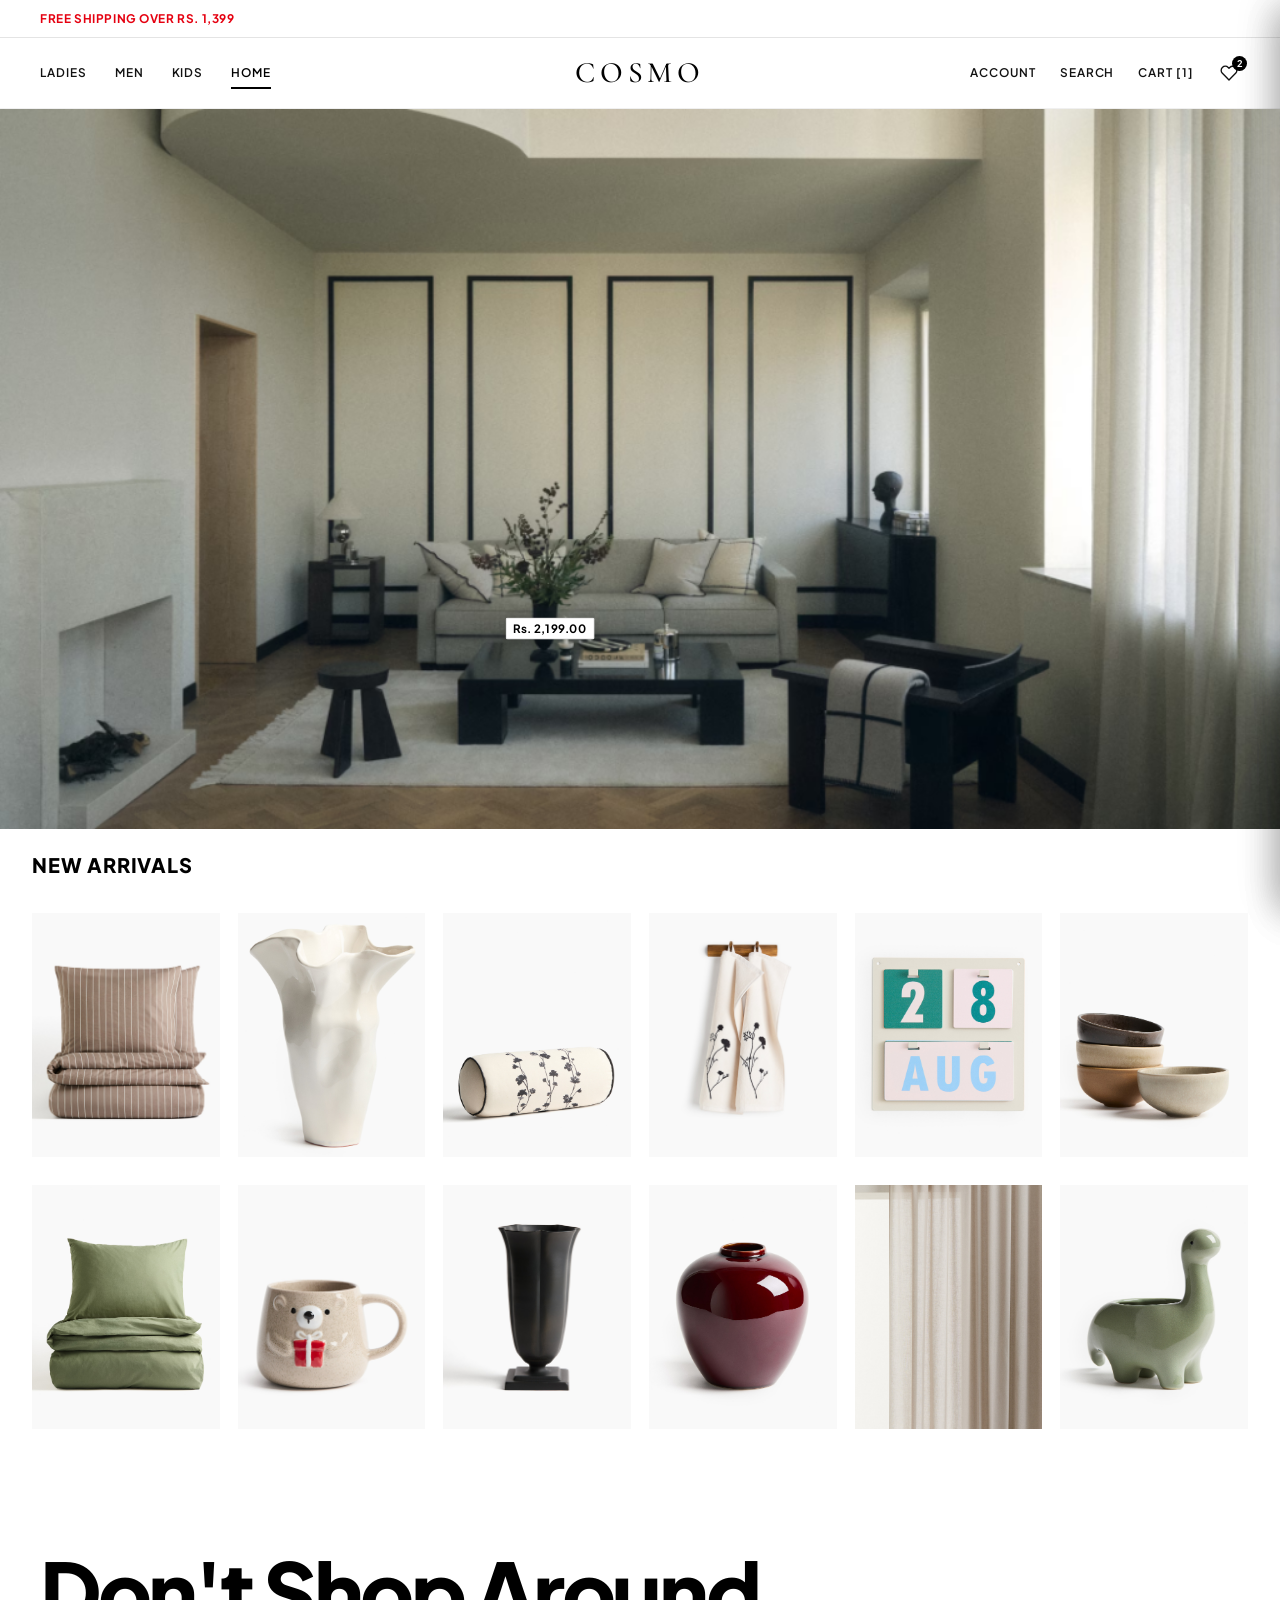
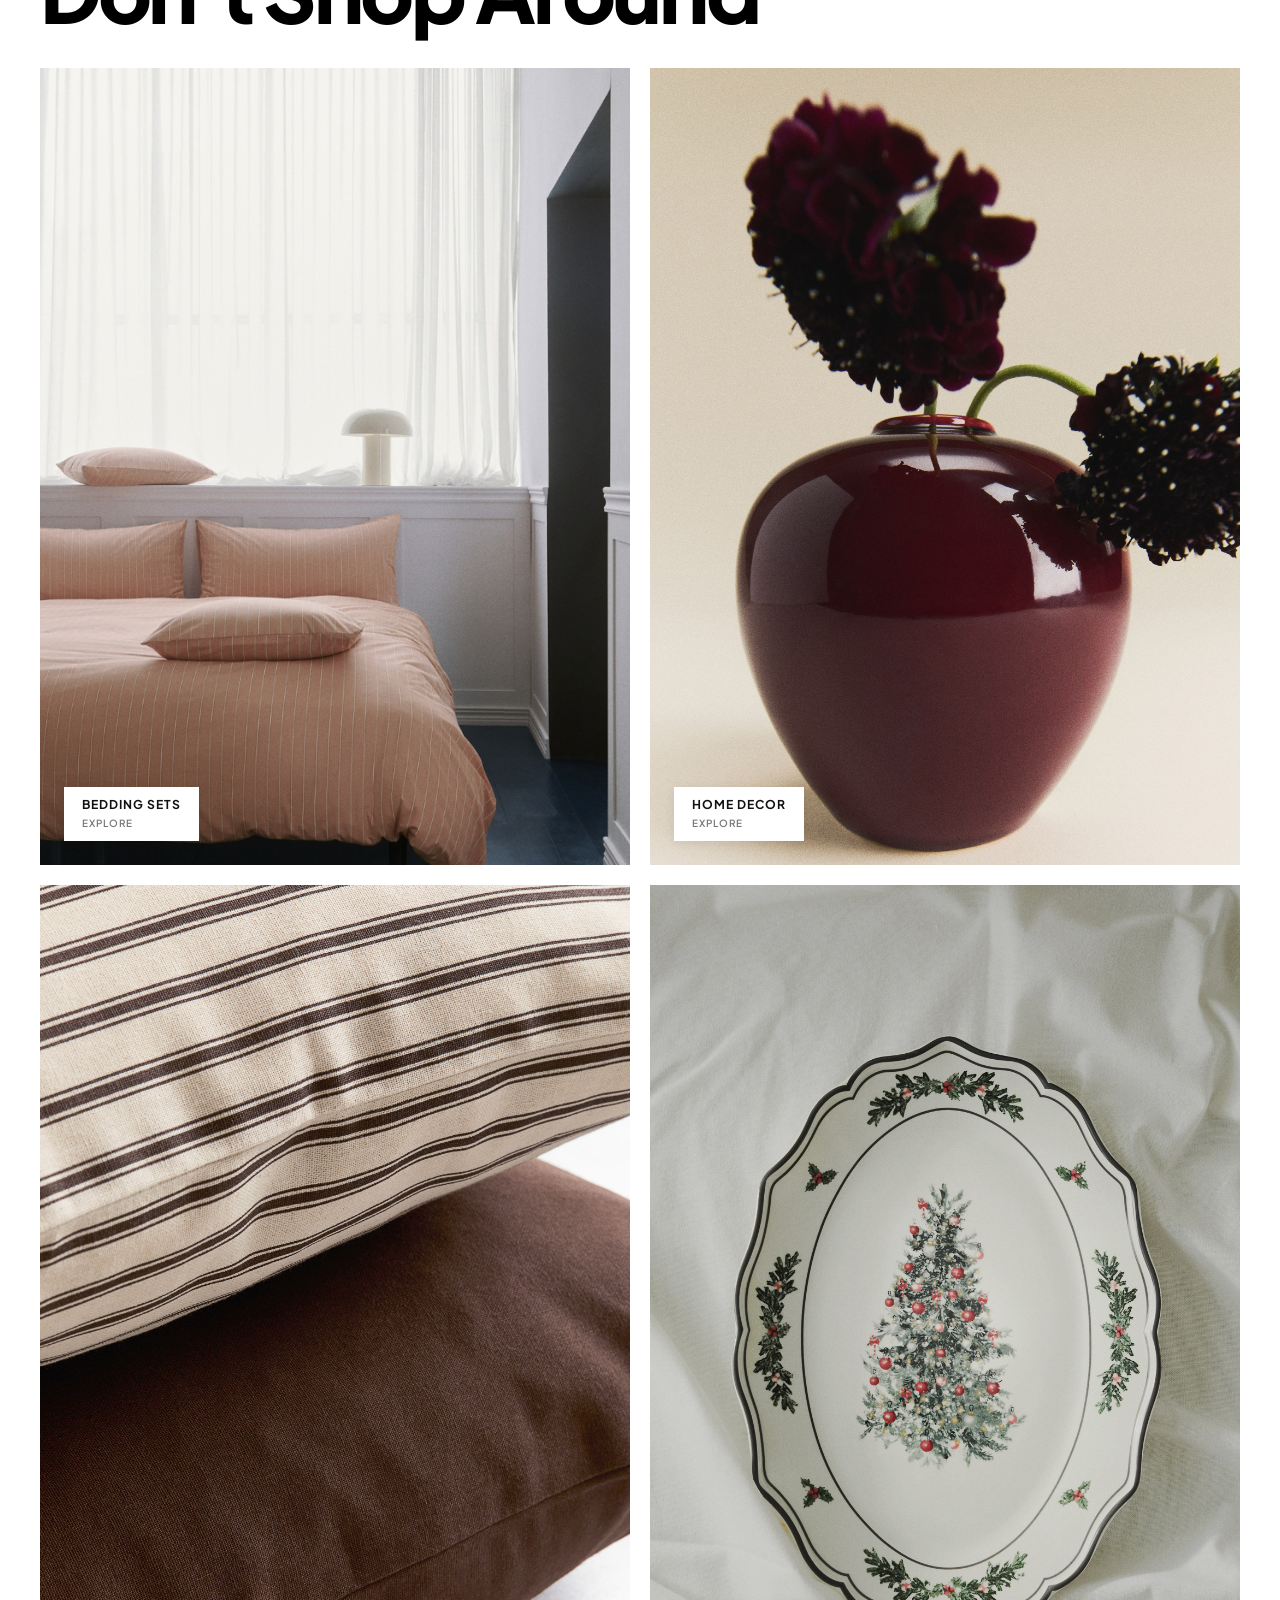
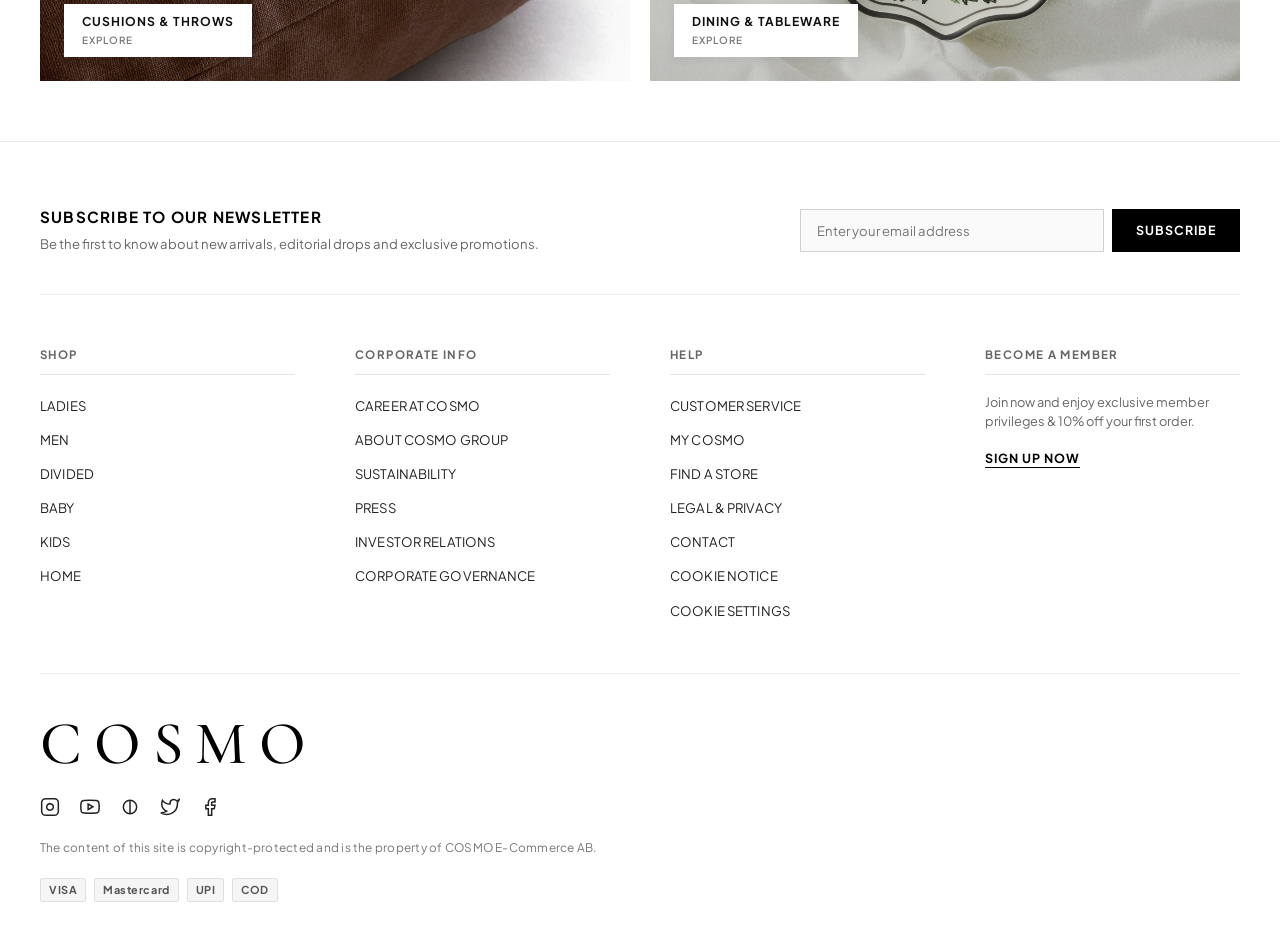
<file: home.html>
<!DOCTYPE html>
<html lang="en">

<head>
    <meta charset="UTF-8">
    <meta name="viewport" content="width=device-width, initial-scale=1.0">
    <title>COSMO HOME - Modern Furniture, Bedding & Decor | COSMO</title>
    <link rel="preconnect" href="https://fonts.googleapis.com">
    <link rel="preconnect" href="https://fonts.gstatic.com" crossorigin>
    <link
        href="https://fonts.googleapis.com/css2?family=Cormorant+Garamond:ital,wght@0,300;0,400;0,500;0,600;0,700;1,400&family=Plus+Jakarta+Sans:wght@300;400;500;600;700;800&family=Inter:wght@300;400;500;600;700;800&display=swap"
        rel="stylesheet">
    <link rel="stylesheet" href="styles.css">
    <!-- Auto System Dark/Light Theme Sync (Instant Zero-FOUC) -->
    <script>
        (function () {
            try {
                if (window.matchMedia && window.matchMedia('(prefers-color-scheme: dark)').matches) {
                    document.documentElement.setAttribute('data-theme', 'dark');
                } else {
                    document.documentElement.removeAttribute('data-theme');
                }
            } catch (e) {}
        })();
    </script>
</head>

<body data-page="home">
    <!-- Top Announcement Bar (Clean Classic COSMO Bar) -->
    <div class="top-announcement-bar" id="topAnnouncementBar">
        <div class="announcement-content">
            <span class="promo-text-red">FREE SHIPPING OVER RS. 1,399</span>
        </div>
    </div>

    <!-- Main Navigation Header (Exact Pure White COSMO Header) -->
    <header class="hm-header" id="hmHeader">
        <div class="header-container">
            <!-- Left: Category Navigation Links (LADIES, MEN, KIDS, HOME) -->
            <div class="header-left">
                <button class="mobile-menu-btn" id="mobileMenuBtn" aria-label="Open menu">
                    <span></span>
                    <span></span>
                    <span></span>
                </button>
                <nav class="hm-category-nav" id="categoryNav">
                    <div class="nav-item-wrapper" data-menu="ladies">
                        <a href="index.html" class="nav-link " data-category="ladies">LADIES</a>
                    </div>
                    <div class="nav-item-wrapper" data-menu="men">
                        <a href="men.html" class="nav-link " data-category="men">MEN</a>
                    </div>
                    <div class="nav-item-wrapper" data-menu="kids">
                        <a href="kids.html" class="nav-link " data-category="kids">KIDS</a>
                    </div>
                    <div class="nav-item-wrapper" data-menu="home">
                        <a href="home.html" class="nav-link active" data-category="home">HOME</a>
                    </div>
                </nav>
            </div>

            <!-- Middle: Brand Logo Centered -->
            <div class="header-center">
                <a href="index.html" class="cosmo-logo-link" id="logoLink" aria-label="COSMO Home">
                    <span class="cosmo-brand-logo">COSMO</span>
                </a>
            </div>

            <!-- Right: Text Nav (ACCOUNT, SEARCH, FAV ICON, CART [0]) -->
            <div class="header-right">
                <button class="header-nav-text-btn" id="accountModalBtn" aria-label="Account">ACCOUNT</button>
                <button class="header-nav-text-btn" id="searchTriggerBtn" aria-label="Search">SEARCH</button>
                <a href="cart.html" class="header-nav-text-btn" id="bagTriggerBtn" aria-label="Shopping Cart">CART
                    [<span id="bagBadge">0</span>]</a>
                <button class="header-fav-btn" id="wishlistTriggerBtn" aria-label="Favorites">
                    <svg width="18" height="18" viewBox="0 0 24 24" fill="none" stroke="currentColor" stroke-width="1.8"
                        stroke-linecap="round" stroke-linejoin="round">
                        <path
                            d="M20.84 4.61a5.5 5.5 0 0 0-7.78 0L12 5.67l-1.06-1.06a5.5 5.5 0 0 0-7.78 7.78l1.06 1.06L12 21.23l7.78-7.78 1.06-1.06a5.5 5.5 0 0 0 0-7.78z">
                        </path>
                    </svg>
                    <span class="header-badge" id="wishlistBadge">0</span>
                </button>
            </div>
        </div>

        <!-- Interactive Mega Menu Dropdown Panel -->
        <div class="hm-mega-menu" id="hmMegaMenu">
            <div class="mega-menu-content" id="megaMenuContent">
                <!-- Injected based on active category -->
            </div>
        </div>
    </header>

    <!-- Editorial Hero Showcase (Home Campaign) -->
    <section class="editorial-hero-section" id="editorialHero">
        <div class="hero-image-wrapper">
            <img src="images/home-banner.png" alt="COSMO HOME Editorial Campaign" class="hero-editorial-img"
                id="heroEditorialImg" loading="eager" style="cursor: pointer;"
                onclick="window.location.href='product.html?id=409'" title="Click to view product">

            <!-- Clean Pricing Tag (Matte Cast Flower Vase) -->
            <div class="hero-hotspot-pin" id="heroHotspot2" style="top: 72%; left: 43%;">
                <button class="hotspot-tag-card" onclick="window.location.href='product.html?id=409'"
                    title="Matte Cast Pedestal Urn Flower Vase - Rs. 2,199.00">
                    <span class="hotspot-label">Rs. 2,199.00</span>
                </button>
            </div>
        </div>
    </section>

    <!-- Bold NEW ARRIVALS Section Heading -->
    <div class="hm-new-arrivals-bar" id="new">
        <div class="new-arrivals-container">
            <h1 class="new-arrivals-heading">NEW ARRIVALS</h1>
        </div>
    </div>

    <!-- Main Catalog Area: Clean Full-Width 6-Column Cutout Grid -->
    <main class="hm-catalog-main" id="catalogMain">
        <div class="catalog-container">
            <div class="products-grid grid-6" id="productsGridContainer">
                <!-- 12 home decor & bedding cutouts rendered dynamically -->
            </div>

            <!-- Empty state if no products match -->
            <div class="no-products-found" id="noProductsFound" style="display:none;">
                <div class="no-products-icon">
                    <svg width="40" height="40" viewBox="0 0 24 24" fill="none" stroke="#666" stroke-width="1.5">
                        <circle cx="11" cy="11" r="8"></circle>
                        <line x1="21" y1="21" x2="16.65" y2="16.65"></line>
                    </svg>
                </div>
                <h3>NO MATCHING ITEMS FOUND</h3>
                <p>Try searching with a different term.</p>
            </div>
        </div>
    </main>

    <!-- Editorial Campaign Showcase (2 Rows of 2 Big Cards = 4 Cards Total) -->
    <section class="editorial-duo-section" id="editorialDuoSection">
        <div class="editorial-duo-container">
            <h2 class="editorial-main-headline">Don't Shop Around</h2>
            <div class="editorial-duo-grid">
                <!-- Card 1: Bedding Sets -->
                <div class="editorial-duo-card"
                    onclick="window.location.href='search.html?q=bedding,linen,set&cat=home&title=BEDDING+SETS'">
                    <div class="editorial-duo-image-wrap">
                        <img src="images/home-duo-1.jpg" alt="Bedding Sets" class="editorial-duo-img" loading="lazy">
                        <div class="editorial-tag-box">
                            <span class="editorial-tag-title">BEDDING SETS</span>
                            <span class="editorial-tag-explore">EXPLORE</span>
                        </div>
                    </div>
                </div>

                <!-- Card 2: Home Decor -->
                <div class="editorial-duo-card"
                    onclick="window.location.href='search.html?q=decor,vase,sculpture,candlestick&cat=home&title=HOME+DECOR'">
                    <div class="editorial-duo-image-wrap">
                        <img src="images/decore.jpg" alt="Home Decor" class="editorial-duo-img" loading="lazy">
                        <div class="editorial-tag-box">
                            <span class="editorial-tag-title">HOME DECOR</span>
                            <span class="editorial-tag-explore">EXPLORE</span>
                        </div>
                    </div>
                </div>

                <!-- Card 3: Cushions & Throws (Row 2) -->
                <div class="editorial-duo-card"
                    onclick="window.location.href='search.html?q=cushions,bath,towel&cat=home&title=CUSHIONS+%26+THROWS'">
                    <div class="editorial-duo-image-wrap">
                        <img src="images/cushion.jpg" alt="Cushions & Throws" class="editorial-duo-img" loading="lazy">
                        <div class="editorial-tag-box">
                            <span class="editorial-tag-title">CUSHIONS & THROWS</span>
                            <span class="editorial-tag-explore">EXPLORE</span>
                        </div>
                    </div>
                </div>

                <!-- Card 4: Dining & Tableware (Row 2) -->
                <div class="editorial-duo-card"
                    onclick="window.location.href='search.html?q=dining,plate,glasses,carafe&cat=home&title=DINING+%26+TABLEWARE'">
                    <div class="editorial-duo-image-wrap">
                        <img src="images/dine.jpg" alt="Dining & Tableware" class="editorial-duo-img" loading="lazy">
                        <div class="editorial-tag-box">
                            <span class="editorial-tag-title">DINING & TABLEWARE</span>
                            <span class="editorial-tag-explore">EXPLORE</span>
                        </div>
                    </div>
                </div>
            </div>
        </div>
    </section>

    <!-- COSMO Sign-In Modal -->
    <div class="hm-modal-overlay" id="signInModalOverlay">
        <div class="hm-signin-modal" id="signInModal" role="dialog" aria-modal="true" aria-labelledby="signinTitle">
            <button class="modal-close-icon" id="closeSignInModalBtn" aria-label="Close modal">✕</button>
            <div class="signin-modal-content">
                <h2 class="signin-title" id="signinTitle">SIGN IN</h2>
                <p class="signin-subtitle">Sign in with your email or sign up to become a COSMO member.</p>
                <form class="signin-form" id="signInForm">
                    <div class="form-group">
                        <label for="signinEmail" class="form-label">Email address *</label>
                        <input type="email" id="signinEmail" required class="signin-input"
                            placeholder="name@example.com">
                    </div>
                    <div class="form-group">
                        <label for="signinPassword" class="form-label">Password *</label>
                        <input type="password" id="signinPassword" required class="signin-input" placeholder="••••••••">
                    </div>
                    <button type="submit" class="signin-submit-btn">SIGN IN</button>
                </form>
            </div>
        </div>
    </div>

    <!-- COSMO Shopping Bag Drawer -->
    <div class="hm-bag-drawer" id="hmBagDrawer" aria-hidden="true">
        <div class="bag-header">
            <h3 class="bag-title">SHOPPING BAG</h3>
            <button class="bag-close-btn" id="closeBagDrawerBtn" aria-label="Close bag">✕</button>
        </div>
        <div class="bag-items-list" id="bagItemsList"></div>
        <div class="bag-footer">
            <div class="breakdown-row">
                <span>Order value:</span>
                <span id="bagSubtotalVal">Rs. 0.00</span>
            </div>
            <div class="breakdown-row">
                <span>Delivery:</span>
                <span class="delivery-free">FREE</span>
            </div>
            <div class="breakdown-row total-row">
                <span>Total:</span>
                <span id="bagTotalVal">Rs. 0.00</span>
            </div>
            <button class="checkout-submit-btn" id="checkoutBtn">CONTINUE TO CHECKOUT</button>
        </div>
    </div>

    <!-- COSMO Wishlist Drawer -->
    <div class="hm-wishlist-drawer" id="hmWishlistDrawer" aria-hidden="true">
        <div class="bag-header">
            <h3 class="bag-title">FAVORITES</h3>
            <button class="bag-close-btn" id="closeWishlistDrawerBtn" aria-label="Close favorites">✕</button>
        </div>
        <div class="wishlist-items-list" id="wishlistItemsList"></div>
    </div>

    <!-- Global Dimming Backdrop -->
    <div class="global-backdrop" id="globalBackdrop"></div>

    <!-- Toast Notification -->
    <div class="hm-toast" id="hmToast" role="status" aria-live="polite">
        <svg width="18" height="18" viewBox="0 0 24 24" fill="none" stroke="#fff" stroke-width="2">
            <polyline points="20 6 9 17 4 12"></polyline>
        </svg>
        <div class="toast-msg" id="toastMsg">Added to shopping bag</div>
    </div>

    <!-- Authentic COSMO Storefront Modular Footer -->
    <footer class="hm-footer" id="hmFooter">
        <!-- Newsletter Signup Banner -->
        <div class="footer-newsletter-wrap">
            <div class="newsletter-info">
                <h4>SUBSCRIBE TO OUR NEWSLETTER</h4>
                <p>Be the first to know about new arrivals, editorial drops and exclusive promotions.</p>
            </div>
            <form class="newsletter-form" id="footerNewsletterForm">
                <input type="email" required placeholder="Enter your email address" class="newsletter-input"
                    id="newsletterEmailInput" aria-label="Email address for newsletter">
                <button type="submit" class="newsletter-btn">SUBSCRIBE</button>
            </form>
        </div>

        <!-- Footer Links Grid (Desktop 4-column luxury layout / Mobile interactive stack) -->
        <div class="footer-links-grid" id="footerLinksGrid">
            <div class="footer-col" data-col="shop">
                <h4 class="footer-accordion-header">
                    <span>SHOP</span>
                    <span class="footer-accordion-icon">+</span>
                </h4>
                <ul class="footer-links-list">
                    <li><a href="index.html" class="footer-cat-link" data-cat="ladies">LADIES</a></li>
                    <li><a href="men.html" class="footer-cat-link" data-cat="men">MEN</a></li>
                    <li><a href="kids.html">DIVIDED</a></li>
                    <li><a href="kids.html">BABY</a></li>
                    <li><a href="kids.html" class="footer-cat-link" data-cat="kids">KIDS</a></li>
                    <li><a href="home.html" class="footer-cat-link" data-cat="home">HOME</a></li>
                </ul>
            </div>

            <div class="footer-col" data-col="corporate">
                <h4 class="footer-accordion-header">
                    <span>CORPORATE INFO</span>
                    <span class="footer-accordion-icon">+</span>
                </h4>
                <ul class="footer-links-list">
                    <li><a href="#">CAREER AT COSMO</a></li>
                    <li><a href="#">ABOUT COSMO GROUP</a></li>
                    <li><a href="#">SUSTAINABILITY</a></li>
                    <li><a href="#">PRESS</a></li>
                    <li><a href="#">INVESTOR RELATIONS</a></li>
                    <li><a href="#">CORPORATE GOVERNANCE</a></li>
                </ul>
            </div>

            <div class="footer-col" data-col="help">
                <h4 class="footer-accordion-header">
                    <span>HELP</span>
                    <span class="footer-accordion-icon">+</span>
                </h4>
                <ul class="footer-links-list">
                    <li><a href="#">CUSTOMER SERVICE</a></li>
                    <li><a href="#">MY COSMO</a></li>
                    <li><a href="#">FIND A STORE</a></li>
                    <li><a href="#">LEGAL & PRIVACY</a></li>
                    <li><a href="#">CONTACT</a></li>
                    <li><a href="#">COOKIE NOTICE</a></li>
                    <li><a href="#">COOKIE SETTINGS</a></li>
                </ul>
            </div>

            <div class="footer-col member-perks-col" data-col="member">
                <h4 class="footer-accordion-header">
                    <span>BECOME A MEMBER</span>
                    <span class="footer-accordion-icon">+</span>
                </h4>
                <div class="member-col-content">
                    <p class="member-signup-sub">Join now and enjoy exclusive member privileges & 10% off your first order.
                    </p>
                    <a href="#signin" class="footer-signup-link" id="footerSignupBtn">SIGN UP NOW</a>
                </div>
            </div>
        </div>

        <!-- Social Channels, Region & Copyright (Matching Screenshot 5) -->
        <div class="footer-bottom-bar">
            <div class="footer-brand-row">
                <div class="footer-logo">
                    <span class="cosmo-footer-logo">COSMO</span>
                </div>
            </div>

            <div class="footer-social-row">
                <div class="social-icons-row">
                    <a href="#" aria-label="Instagram" class="social-icon">
                        <svg width="20" height="20" viewBox="0 0 24 24" fill="none" stroke="#000" stroke-width="1.8">
                            <rect x="2" y="2" width="20" height="20" rx="5" ry="5"></rect>
                            <path d="M16 11.37A4 4 0 1 1 12.63 8 4 4 0 0 1 16 11.37z"></path>
                            <line x1="17.5" y1="6.5" x2="17.51" y2="6.5"></line>
                        </svg>
                    </a>
                    <a href="#" aria-label="YouTube" class="social-icon">
                        <svg width="20" height="20" viewBox="0 0 24 24" fill="none" stroke="#000" stroke-width="1.8">
                            <path
                                d="M22.54 6.42a2.78 2.78 0 0 0-1.94-2C18.88 4 12 4 12 4s-6.88 0-8.6.46a2.78 2.78 0 0 0-1.94 2A29 29 0 0 0 1 11.75a29 29 0 0 0 .46 5.33A2.78 2.78 0 0 0 3.4 19c1.72.46 8.6.46 8.6.46s6.88 0 8.6-.46a2.78 2.78 0 0 0 1.94-2 29 29 0 0 0 .46-5.25 29 29 0 0 0-.46-5.33z">
                            </path>
                            <polygon points="9.75 15.02 15.5 11.75 9.75 8.48 9.75 15.02"></polygon>
                        </svg>
                    </a>
                    <a href="#" aria-label="Pinterest" class="social-icon">
                        <svg width="20" height="20" viewBox="0 0 24 24" fill="none" stroke="#000" stroke-width="1.8">
                            <line x1="12" y1="4" x2="12" y2="20"></line>
                            <circle cx="12" cy="12" r="8"></circle>
                        </svg>
                    </a>
                    <a href="#" aria-label="Twitter" class="social-icon">
                        <svg width="20" height="20" viewBox="0 0 24 24" fill="none" stroke="#000" stroke-width="1.8">
                            <path
                                d="M23 3a10.9 10.9 0 0 1-3.14 1.53 4.48 4.48 0 0 0-7.86 3v1A10.66 10.66 0 0 1 3 4s-4 9 5 13a11.64 11.64 0 0 1-7 2c9 5 20 0 20-11.5a4.5 4.5 0 0 0-.08-.83A7.72 7.72 0 0 0 23 3z">
                            </path>
                        </svg>
                    </a>
                    <a href="#" aria-label="Facebook" class="social-icon">
                        <svg width="20" height="20" viewBox="0 0 24 24" fill="none" stroke="#000" stroke-width="1.8">
                            <path d="M18 2h-3a5 5 0 0 0-5 5v3H7v4h3v8h4v-8h3l1-4h-4V7a1 1 0 0 1 1-1h3z"></path>
                        </svg>
                    </a>
                </div>
            </div>

            <div class="footer-copyright-row">
                <p class="copyright-text">The content of this site is copyright-protected and is the property of COSMO
                    E-Commerce AB.</p>
            </div>

            <div class="footer-payments-row">
                <div class="footer-payment-badges">
                    <span class="payment-badge-pill">VISA</span>
                    <span class="payment-badge-pill">Mastercard</span>
                    <span class="payment-badge-pill">UPI</span>
                    <span class="payment-badge-pill">COD</span>
                </div>
            </div>
        </div>
    </footer>

    <!-- Main Logic Script -->
    <script src="main.js"></script>
</body>

</html>
</file>
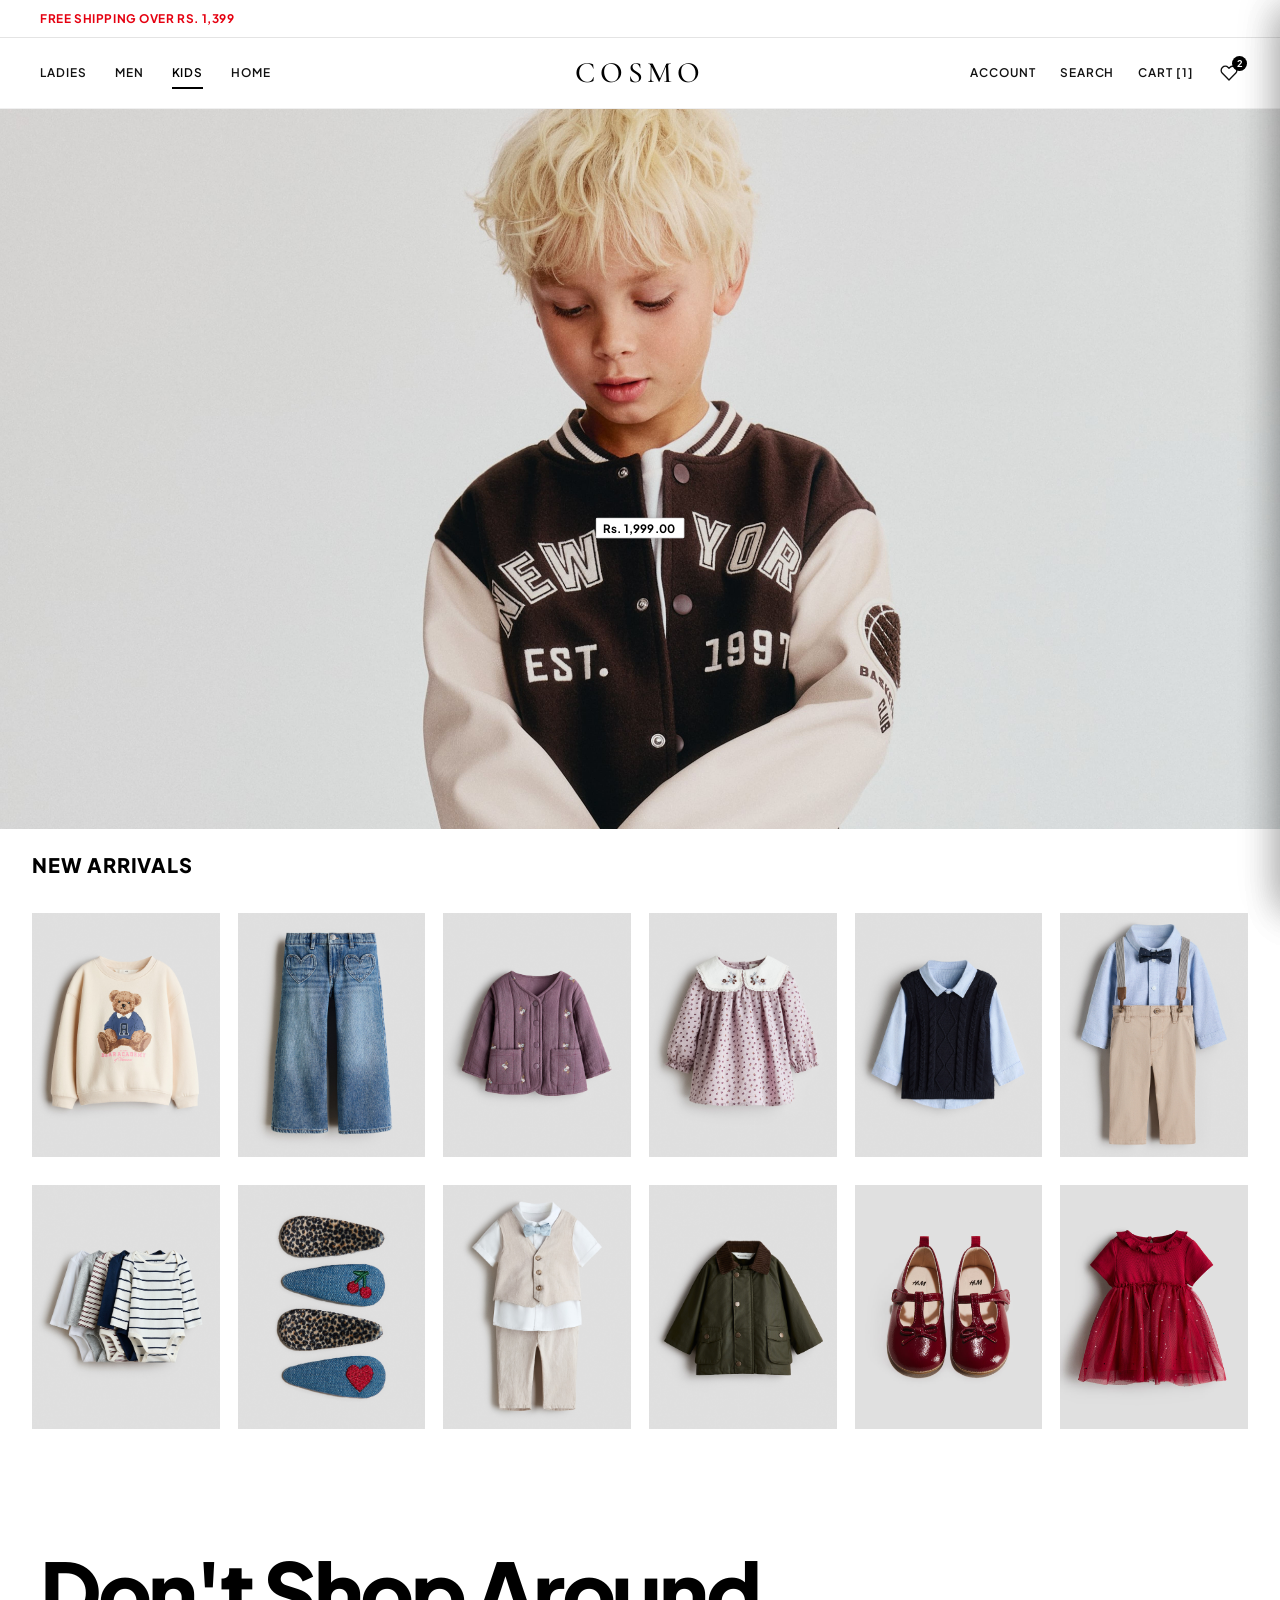
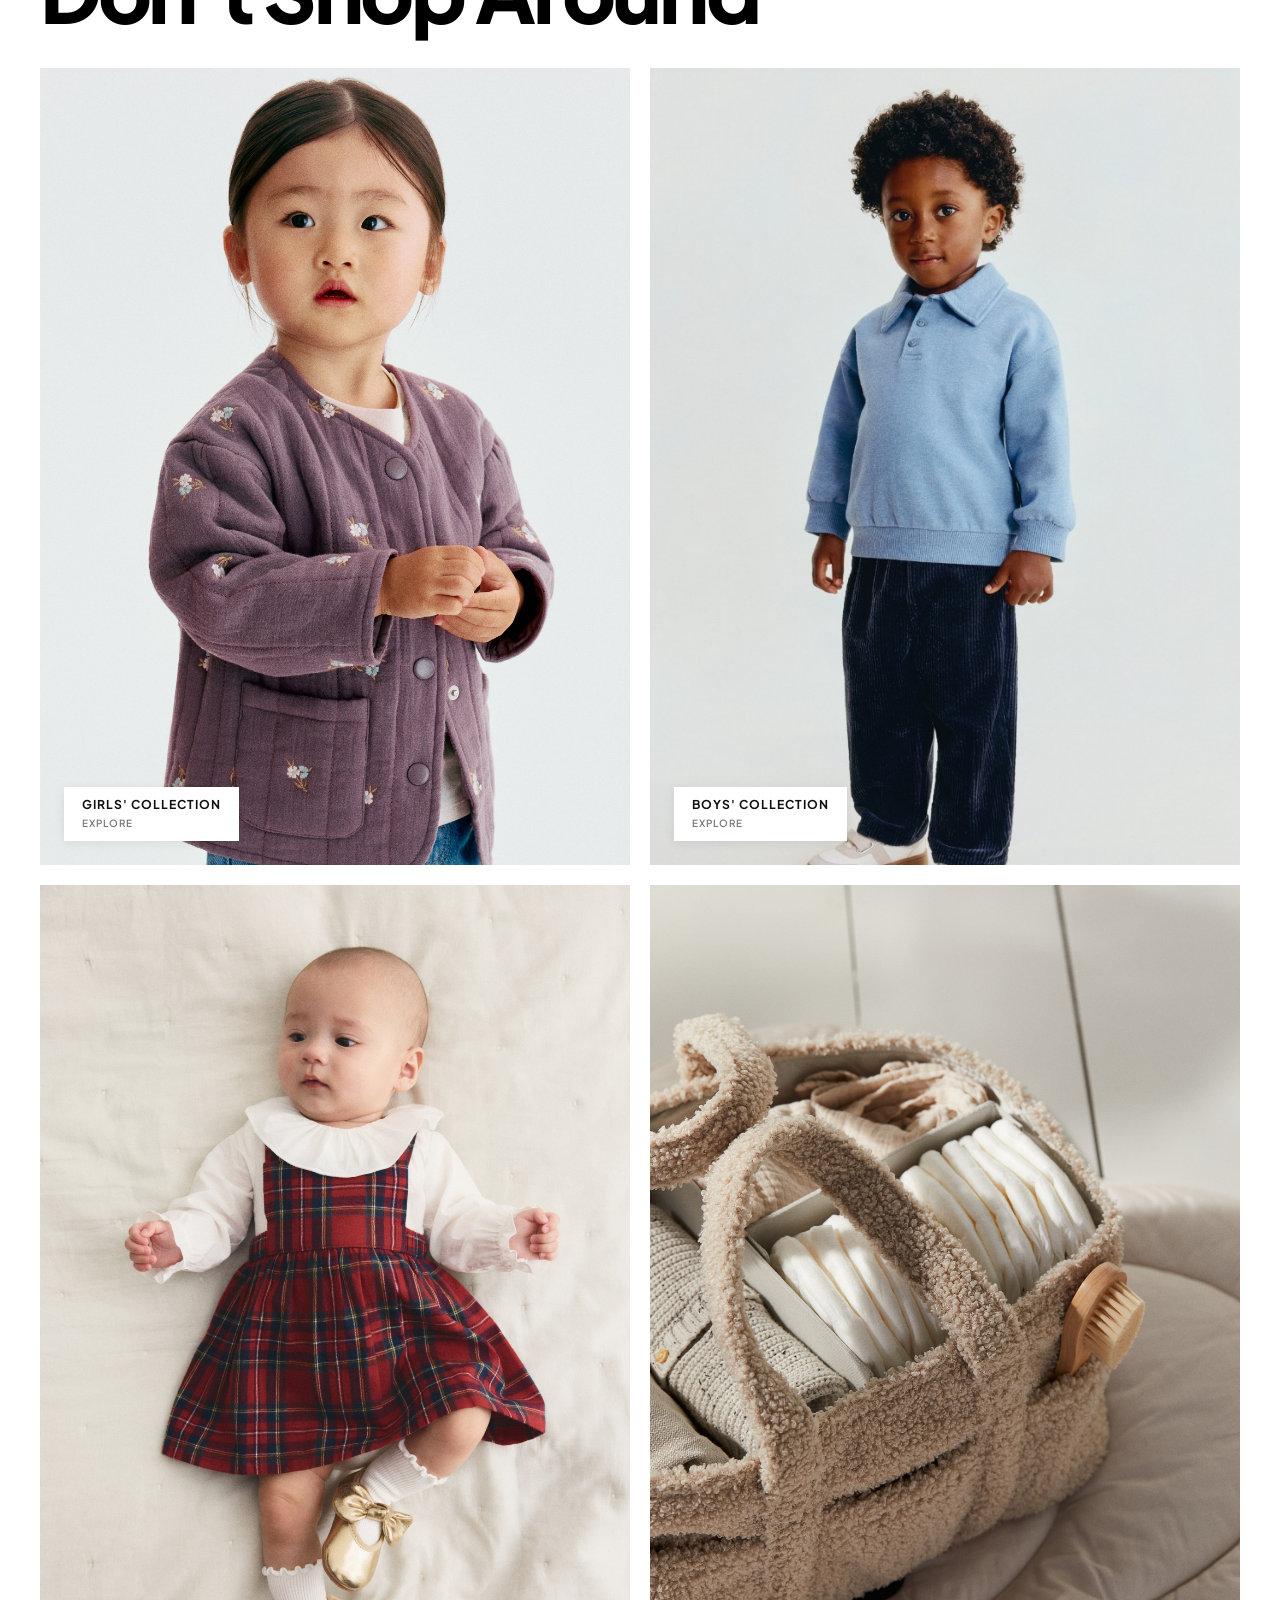
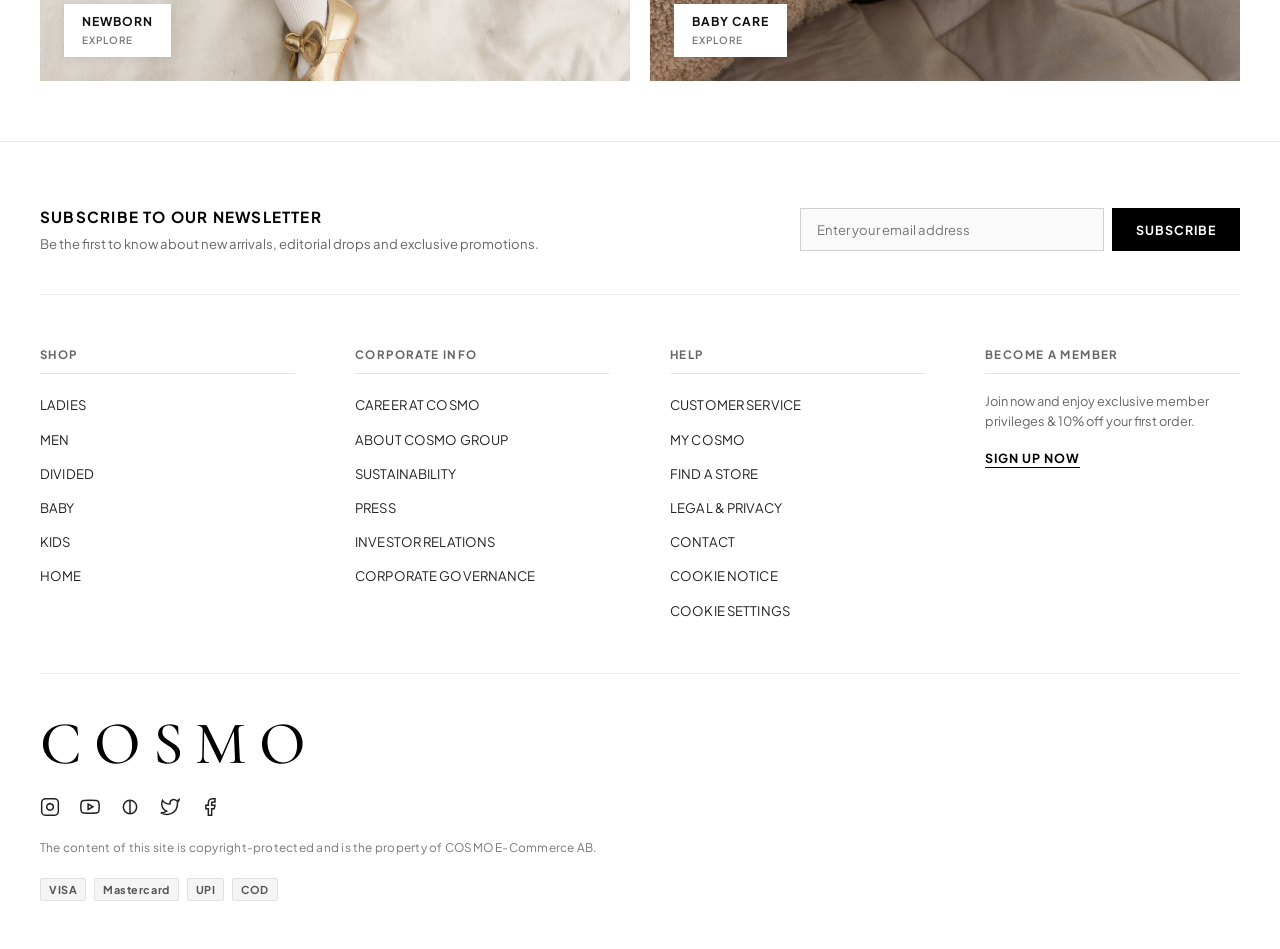
<file: kids.html>
<!DOCTYPE html>
<html lang="en">

<head>
    <meta charset="UTF-8">
    <meta name="viewport" content="width=device-width, initial-scale=1.0">
    <title>Kids & Baby Clothes, Shoes & Accessories | COSMO</title>
    <link rel="preconnect" href="https://fonts.googleapis.com">
    <link rel="preconnect" href="https://fonts.gstatic.com" crossorigin>
    <link
        href="https://fonts.googleapis.com/css2?family=Cormorant+Garamond:ital,wght@0,300;0,400;0,500;0,600;0,700;1,400&family=Plus+Jakarta+Sans:wght@300;400;500;600;700;800&family=Inter:wght@300;400;500;600;700;800&display=swap"
        rel="stylesheet">
    <link rel="stylesheet" href="styles.css">
    <!-- Auto System Dark/Light Theme Sync (Instant Zero-FOUC) -->
    <script>
        (function () {
            try {
                if (window.matchMedia && window.matchMedia('(prefers-color-scheme: dark)').matches) {
                    document.documentElement.setAttribute('data-theme', 'dark');
                } else {
                    document.documentElement.removeAttribute('data-theme');
                }
            } catch (e) {}
        })();
    </script>
</head>

<body data-page="kids">
    <!-- Top Announcement Bar (Clean Classic COSMO Bar) -->
    <div class="top-announcement-bar" id="topAnnouncementBar">
        <div class="announcement-content">
            <span class="promo-text-red">FREE SHIPPING OVER RS. 1,399</span>
        </div>
    </div>

    <!-- Main Navigation Header (Exact Pure White COSMO Header) -->
    <header class="hm-header" id="hmHeader">
        <div class="header-container">
            <!-- Left: Category Navigation Links (LADIES, MEN, KIDS, HOME) -->
            <div class="header-left">
                <button class="mobile-menu-btn" id="mobileMenuBtn" aria-label="Open menu">
                    <span></span>
                    <span></span>
                    <span></span>
                </button>
                <nav class="hm-category-nav" id="categoryNav">
                    <div class="nav-item-wrapper" data-menu="ladies">
                        <a href="index.html" class="nav-link " data-category="ladies">LADIES</a>
                    </div>
                    <div class="nav-item-wrapper" data-menu="men">
                        <a href="men.html" class="nav-link " data-category="men">MEN</a>
                    </div>
                    <div class="nav-item-wrapper" data-menu="kids">
                        <a href="kids.html" class="nav-link active" data-category="kids">KIDS</a>
                    </div>
                    <div class="nav-item-wrapper" data-menu="home">
                        <a href="home.html" class="nav-link " data-category="home">HOME</a>
                    </div>
                </nav>
            </div>

            <!-- Middle: Brand Logo Centered -->
            <div class="header-center">
                <a href="index.html" class="cosmo-logo-link" id="logoLink" aria-label="COSMO Home">
                    <span class="cosmo-brand-logo">COSMO</span>
                </a>
            </div>

            <!-- Right: Text Nav (ACCOUNT, SEARCH, FAV ICON, CART [0]) -->
            <div class="header-right">
                <button class="header-nav-text-btn" id="accountModalBtn" aria-label="Account">ACCOUNT</button>
                <button class="header-nav-text-btn" id="searchTriggerBtn" aria-label="Search">SEARCH</button>
                <a href="cart.html" class="header-nav-text-btn" id="bagTriggerBtn" aria-label="Shopping Cart">CART
                    [<span id="bagBadge">0</span>]</a>
                <button class="header-fav-btn" id="wishlistTriggerBtn" aria-label="Favorites">
                    <svg width="18" height="18" viewBox="0 0 24 24" fill="none" stroke="currentColor" stroke-width="1.8"
                        stroke-linecap="round" stroke-linejoin="round">
                        <path
                            d="M20.84 4.61a5.5 5.5 0 0 0-7.78 0L12 5.67l-1.06-1.06a5.5 5.5 0 0 0-7.78 7.78l1.06 1.06L12 21.23l7.78-7.78 1.06-1.06a5.5 5.5 0 0 0 0-7.78z">
                        </path>
                    </svg>
                    <span class="header-badge" id="wishlistBadge">0</span>
                </button>
            </div>
        </div>

        <!-- Interactive Mega Menu Dropdown Panel -->
        <div class="hm-mega-menu" id="hmMegaMenu">
            <div class="mega-menu-content" id="megaMenuContent">
                <!-- Injected based on active category -->
            </div>
        </div>
    </header>

    <!-- Editorial Hero Showcase (Kids Campaign) -->
    <section class="editorial-hero-section" id="editorialHero">
        <div class="hero-image-wrapper">
            <img src="images/kidsban.jpg" alt="COSMO Kids Editorial Campaign" class="hero-editorial-img"
                id="heroEditorialImg" loading="eager" style="cursor: pointer;"
                onclick="window.location.href='product.html?id=399'" title="Click to view product">

            <!-- Clean Pricing Tag (Just Rs. price written) -->
            <div class="hero-hotspot-pin" id="heroHotspot1" style="top: 58%; left: 50%;">
                <button class="hotspot-tag-card" onclick="window.location.href='product.html?id=399'"
                    title="New York 1997 Varsity Baseball Jacket - Rs. 1,999.00">
                    <span class="hotspot-label">Rs. 1,999.00</span>
                </button>
            </div>
        </div>
    </section>

    <!-- Bold NEW ARRIVALS Section Heading -->
    <div class="hm-new-arrivals-bar" id="new">
        <div class="new-arrivals-container">
            <h1 class="new-arrivals-heading">NEW ARRIVALS</h1>
        </div>
    </div>

    <!-- Main Catalog Area: Clean Full-Width 6-Column Cutout Grid -->
    <main class="hm-catalog-main" id="catalogMain">
        <div class="catalog-container">
            <div class="products-grid grid-6" id="productsGridContainer">
                <!-- 12 kids apparel cutouts rendered dynamically -->
            </div>

            <!-- Empty state if no products match -->
            <div class="no-products-found" id="noProductsFound" style="display:none;">
                <div class="no-products-icon">
                    <svg width="40" height="40" viewBox="0 0 24 24" fill="none" stroke="#666" stroke-width="1.5">
                        <circle cx="11" cy="11" r="8"></circle>
                        <line x1="21" y1="21" x2="16.65" y2="16.65"></line>
                    </svg>
                </div>
                <h3>NO MATCHING ITEMS FOUND</h3>
                <p>Try searching with a different term.</p>
            </div>
        </div>
    </main>

    <!-- Editorial Campaign Showcase (2 Rows of 2 Big Cards = 4 Cards Total) -->
    <section class="editorial-duo-section" id="editorialDuoSection">
        <div class="editorial-duo-container">
            <h2 class="editorial-main-headline">Don't Shop Around</h2>
            <div class="editorial-duo-grid">
                <!-- Card 1: Girls' Collection -->
                <div class="editorial-duo-card"
                    onclick="window.location.href='search.html?q=dresses,dress,skirt,girls&cat=kids&title=GIRLS%27+COLLECTION'">
                    <div class="editorial-duo-image-wrap">
                        <img src="images/cute.jpg" alt="Girls' Collection" class="editorial-duo-img" loading="lazy">
                        <div class="editorial-tag-box">
                            <span class="editorial-tag-title">GIRLS' COLLECTION</span>
                            <span class="editorial-tag-explore">EXPLORE</span>
                        </div>
                    </div>
                </div>

                <!-- Card 2: Boys' Collection -->
                <div class="editorial-duo-card"
                    onclick="window.location.href='search.html?q=tops,bottoms,vest,boys&cat=kids&title=BOYS%27+COLLECTION'">
                    <div class="editorial-duo-image-wrap">
                        <img src="images/kids-duo-2.jpg" alt="Boys' Collection" class="editorial-duo-img"
                            loading="lazy">
                        <div class="editorial-tag-box">
                            <span class="editorial-tag-title">BOYS' COLLECTION</span>
                            <span class="editorial-tag-explore">EXPLORE</span>
                        </div>
                    </div>
                </div>

                <!-- Card 3: Newborn (Row 2) -->
                <div class="editorial-duo-card"
                    onclick="window.location.href='search.html?q=bodysuit,sets,chino,newborn&cat=kids&title=NEWBORN+COLLECTION'">
                    <div class="editorial-duo-image-wrap">
                        <img src="images/new born.jpg" alt="Newborn Collection" class="editorial-duo-img"
                            loading="lazy">
                        <div class="editorial-tag-box">
                            <span class="editorial-tag-title">NEWBORN</span>
                            <span class="editorial-tag-explore">EXPLORE</span>
                        </div>
                    </div>
                </div>

                <!-- Card 4: Baby Care (Row 2) -->
                <div class="editorial-duo-card"
                    onclick="window.location.href='search.html?q=outerwear,accessories,jacket,shoes,clips&cat=kids&title=BABY+CARE+%26+ACCESSORIES'">
                    <div class="editorial-duo-image-wrap">
                        <img src="images/baby care.jpg" alt="Baby Care" class="editorial-duo-img" loading="lazy">
                        <div class="editorial-tag-box">
                            <span class="editorial-tag-title">BABY CARE</span>
                            <span class="editorial-tag-explore">EXPLORE</span>
                        </div>
                    </div>
                </div>
            </div>
        </div>
    </section>

    <!-- COSMO Sign-In Modal -->
    <div class="hm-modal-overlay" id="signInModalOverlay">
        <div class="hm-signin-modal" id="signInModal" role="dialog" aria-modal="true" aria-labelledby="signinTitle">
            <button class="modal-close-icon" id="closeSignInModalBtn" aria-label="Close modal">✕</button>
            <div class="signin-modal-content">
                <h2 class="signin-title" id="signinTitle">SIGN IN</h2>
                <p class="signin-subtitle">Sign in with your email or sign up to become a COSMO member.</p>
                <form class="signin-form" id="signInForm">
                    <div class="form-group">
                        <label for="signinEmail" class="form-label">Email address *</label>
                        <input type="email" id="signinEmail" required class="signin-input"
                            placeholder="name@example.com">
                    </div>
                    <div class="form-group">
                        <label for="signinPassword" class="form-label">Password *</label>
                        <input type="password" id="signinPassword" required class="signin-input" placeholder="••••••••">
                    </div>
                    <button type="submit" class="signin-submit-btn">SIGN IN</button>
                </form>
            </div>
        </div>
    </div>

    <!-- COSMO Shopping Bag Drawer -->
    <div class="hm-bag-drawer" id="hmBagDrawer" aria-hidden="true">
        <div class="bag-header">
            <h3 class="bag-title">SHOPPING BAG</h3>
            <button class="bag-close-btn" id="closeBagDrawerBtn" aria-label="Close bag">✕</button>
        </div>
        <div class="bag-items-list" id="bagItemsList"></div>
        <div class="bag-footer">
            <div class="breakdown-row">
                <span>Order value:</span>
                <span id="bagSubtotalVal">Rs. 0.00</span>
            </div>
            <div class="breakdown-row">
                <span>Delivery:</span>
                <span class="delivery-free">FREE</span>
            </div>
            <div class="breakdown-row total-row">
                <span>Total:</span>
                <span id="bagTotalVal">Rs. 0.00</span>
            </div>
            <button class="checkout-submit-btn" id="checkoutBtn">CONTINUE TO CHECKOUT</button>
        </div>
    </div>

    <!-- COSMO Wishlist Drawer -->
    <div class="hm-wishlist-drawer" id="hmWishlistDrawer" aria-hidden="true">
        <div class="bag-header">
            <h3 class="bag-title">FAVORITES</h3>
            <button class="bag-close-btn" id="closeWishlistDrawerBtn" aria-label="Close favorites">✕</button>
        </div>
        <div class="wishlist-items-list" id="wishlistItemsList"></div>
    </div>

    <!-- Global Dimming Backdrop -->
    <div class="global-backdrop" id="globalBackdrop"></div>

    <!-- Toast Notification -->
    <div class="hm-toast" id="hmToast" role="status" aria-live="polite">
        <svg width="18" height="18" viewBox="0 0 24 24" fill="none" stroke="#fff" stroke-width="2">
            <polyline points="20 6 9 17 4 12"></polyline>
        </svg>
        <div class="toast-msg" id="toastMsg">Added to shopping bag</div>
    </div>

    <!-- Authentic COSMO Storefront Modular Footer -->
    <footer class="hm-footer" id="hmFooter">
        <!-- Newsletter Signup Banner -->
        <div class="footer-newsletter-wrap">
            <div class="newsletter-info">
                <h4>SUBSCRIBE TO OUR NEWSLETTER</h4>
                <p>Be the first to know about new arrivals, editorial drops and exclusive promotions.</p>
            </div>
            <form class="newsletter-form" id="footerNewsletterForm">
                <input type="email" required placeholder="Enter your email address" class="newsletter-input"
                    id="newsletterEmailInput" aria-label="Email address for newsletter">
                <button type="submit" class="newsletter-btn">SUBSCRIBE</button>
            </form>
        </div>

        <!-- Footer Links Grid (Desktop 4-column luxury layout / Mobile interactive stack) -->
        <div class="footer-links-grid" id="footerLinksGrid">
            <div class="footer-col" data-col="shop">
                <h4 class="footer-accordion-header">
                    <span>SHOP</span>
                    <span class="footer-accordion-icon">+</span>
                </h4>
                <ul class="footer-links-list">
                    <li><a href="index.html" class="footer-cat-link" data-cat="ladies">LADIES</a></li>
                    <li><a href="men.html" class="footer-cat-link" data-cat="men">MEN</a></li>
                    <li><a href="kids.html">DIVIDED</a></li>
                    <li><a href="kids.html">BABY</a></li>
                    <li><a href="kids.html" class="footer-cat-link" data-cat="kids">KIDS</a></li>
                    <li><a href="home.html" class="footer-cat-link" data-cat="home">HOME</a></li>
                </ul>
            </div>

            <div class="footer-col" data-col="corporate">
                <h4 class="footer-accordion-header">
                    <span>CORPORATE INFO</span>
                    <span class="footer-accordion-icon">+</span>
                </h4>
                <ul class="footer-links-list">
                    <li><a href="#">CAREER AT COSMO</a></li>
                    <li><a href="#">ABOUT COSMO GROUP</a></li>
                    <li><a href="#">SUSTAINABILITY</a></li>
                    <li><a href="#">PRESS</a></li>
                    <li><a href="#">INVESTOR RELATIONS</a></li>
                    <li><a href="#">CORPORATE GOVERNANCE</a></li>
                </ul>
            </div>

            <div class="footer-col" data-col="help">
                <h4 class="footer-accordion-header">
                    <span>HELP</span>
                    <span class="footer-accordion-icon">+</span>
                </h4>
                <ul class="footer-links-list">
                    <li><a href="#">CUSTOMER SERVICE</a></li>
                    <li><a href="#">MY COSMO</a></li>
                    <li><a href="#">FIND A STORE</a></li>
                    <li><a href="#">LEGAL & PRIVACY</a></li>
                    <li><a href="#">CONTACT</a></li>
                    <li><a href="#">COOKIE NOTICE</a></li>
                    <li><a href="#">COOKIE SETTINGS</a></li>
                </ul>
            </div>

            <div class="footer-col member-perks-col" data-col="member">
                <h4 class="footer-accordion-header">
                    <span>BECOME A MEMBER</span>
                    <span class="footer-accordion-icon">+</span>
                </h4>
                <div class="member-col-content">
                    <p class="member-signup-sub">Join now and enjoy exclusive member privileges & 10% off your first order.
                    </p>
                    <a href="#signin" class="footer-signup-link" id="footerSignupBtn">SIGN UP NOW</a>
                </div>
            </div>
        </div>

        <!-- Social Channels, Region & Copyright (Matching Screenshot 5) -->
        <div class="footer-bottom-bar">
            <div class="footer-brand-row">
                <div class="footer-logo">
                    <span class="cosmo-footer-logo">COSMO</span>
                </div>
            </div>

            <div class="footer-social-row">
                <div class="social-icons-row">
                    <a href="#" aria-label="Instagram" class="social-icon">
                        <svg width="20" height="20" viewBox="0 0 24 24" fill="none" stroke="#000" stroke-width="1.8">
                            <rect x="2" y="2" width="20" height="20" rx="5" ry="5"></rect>
                            <path d="M16 11.37A4 4 0 1 1 12.63 8 4 4 0 0 1 16 11.37z"></path>
                            <line x1="17.5" y1="6.5" x2="17.51" y2="6.5"></line>
                        </svg>
                    </a>
                    <a href="#" aria-label="YouTube" class="social-icon">
                        <svg width="20" height="20" viewBox="0 0 24 24" fill="none" stroke="#000" stroke-width="1.8">
                            <path
                                d="M22.54 6.42a2.78 2.78 0 0 0-1.94-2C18.88 4 12 4 12 4s-6.88 0-8.6.46a2.78 2.78 0 0 0-1.94 2A29 29 0 0 0 1 11.75a29 29 0 0 0 .46 5.33A2.78 2.78 0 0 0 3.4 19c1.72.46 8.6.46 8.6.46s6.88 0 8.6-.46a2.78 2.78 0 0 0 1.94-2 29 29 0 0 0 .46-5.25 29 29 0 0 0-.46-5.33z">
                            </path>
                            <polygon points="9.75 15.02 15.5 11.75 9.75 8.48 9.75 15.02"></polygon>
                        </svg>
                    </a>
                    <a href="#" aria-label="Pinterest" class="social-icon">
                        <svg width="20" height="20" viewBox="0 0 24 24" fill="none" stroke="#000" stroke-width="1.8">
                            <line x1="12" y1="4" x2="12" y2="20"></line>
                            <circle cx="12" cy="12" r="8"></circle>
                        </svg>
                    </a>
                    <a href="#" aria-label="Twitter" class="social-icon">
                        <svg width="20" height="20" viewBox="0 0 24 24" fill="none" stroke="#000" stroke-width="1.8">
                            <path
                                d="M23 3a10.9 10.9 0 0 1-3.14 1.53 4.48 4.48 0 0 0-7.86 3v1A10.66 10.66 0 0 1 3 4s-4 9 5 13a11.64 11.64 0 0 1-7 2c9 5 20 0 20-11.5a4.5 4.5 0 0 0-.08-.83A7.72 7.72 0 0 0 23 3z">
                            </path>
                        </svg>
                    </a>
                    <a href="#" aria-label="Facebook" class="social-icon">
                        <svg width="20" height="20" viewBox="0 0 24 24" fill="none" stroke="#000" stroke-width="1.8">
                            <path d="M18 2h-3a5 5 0 0 0-5 5v3H7v4h3v8h4v-8h3l1-4h-4V7a1 1 0 0 1 1-1h3z"></path>
                        </svg>
                    </a>
                </div>
            </div>

            <div class="footer-copyright-row">
                <p class="copyright-text">The content of this site is copyright-protected and is the property of COSMO
                    E-Commerce AB.</p>
            </div>

            <div class="footer-payments-row">
                <div class="footer-payment-badges">
                    <span class="payment-badge-pill">VISA</span>
                    <span class="payment-badge-pill">Mastercard</span>
                    <span class="payment-badge-pill">UPI</span>
                    <span class="payment-badge-pill">COD</span>
                </div>
            </div>
        </div>
    </footer>

    <!-- Main Logic Script -->
    <script src="main.js"></script>
</body>

</html>
</file>
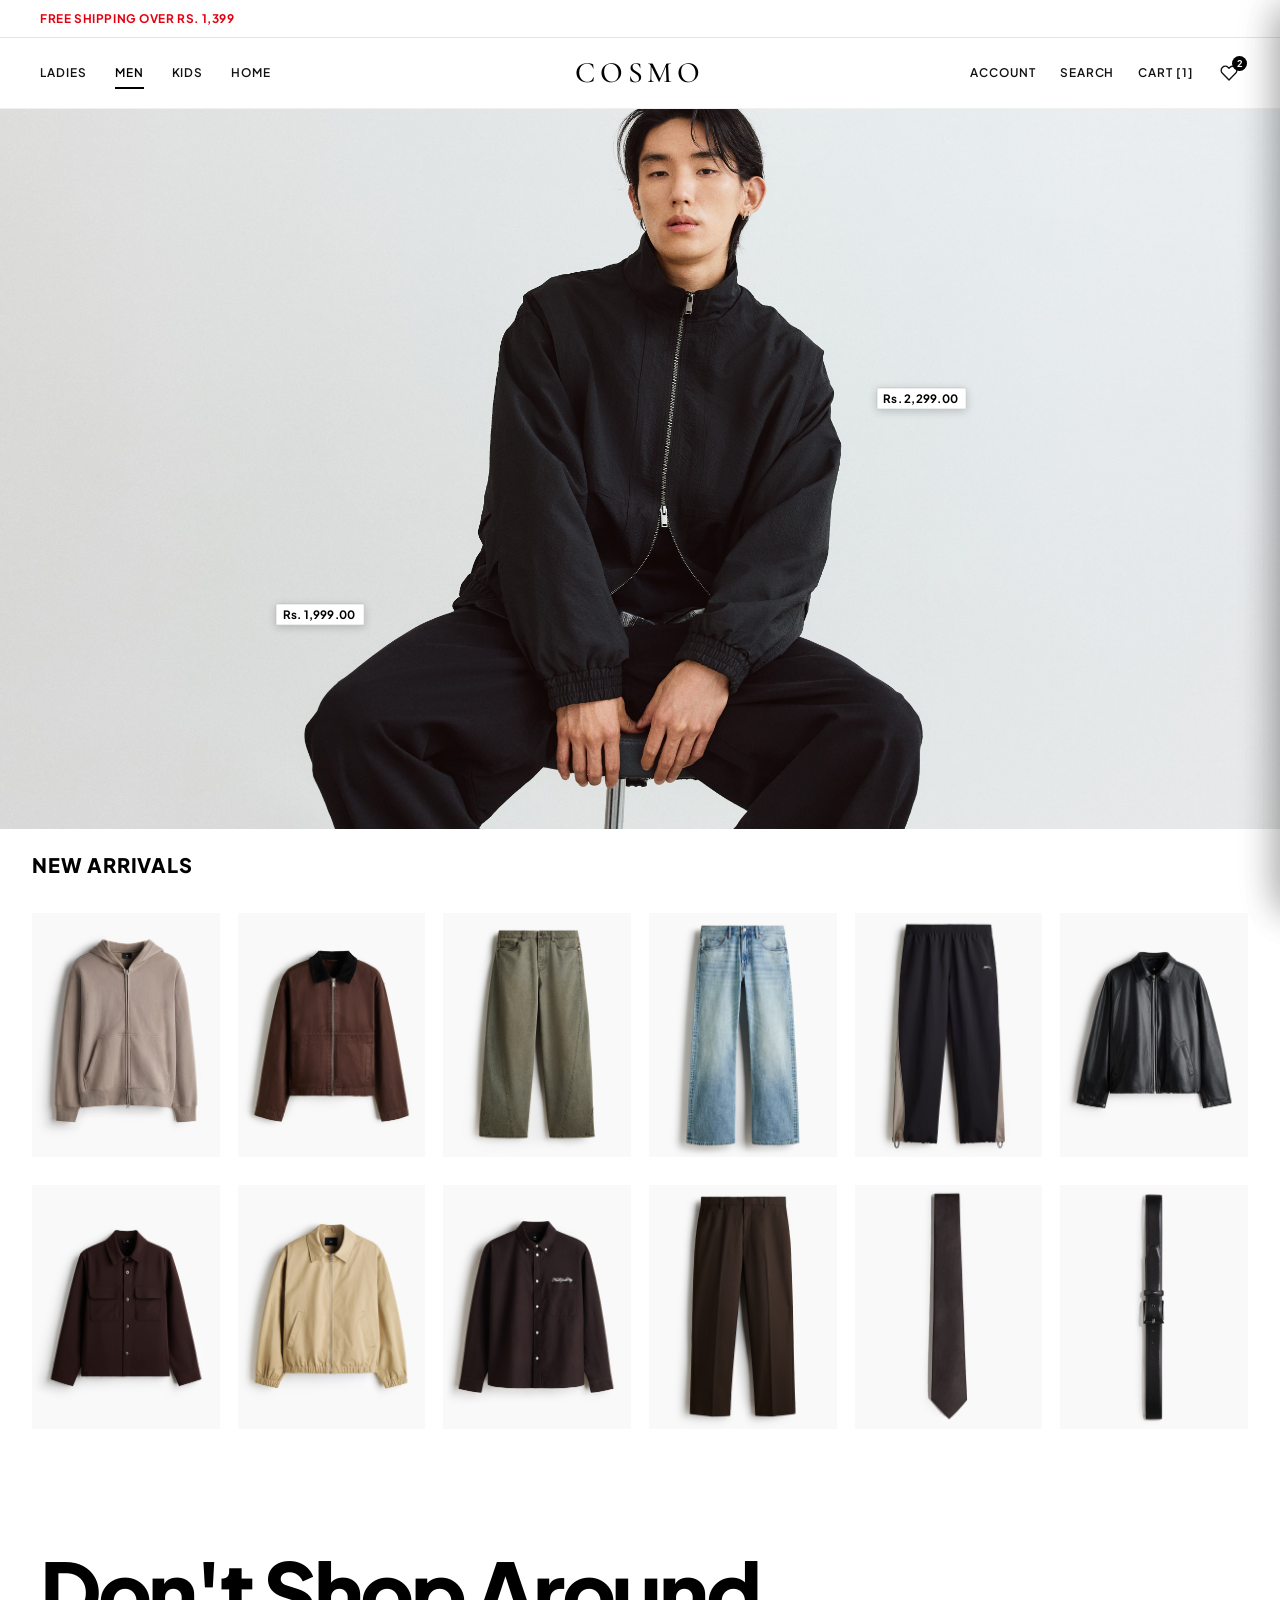
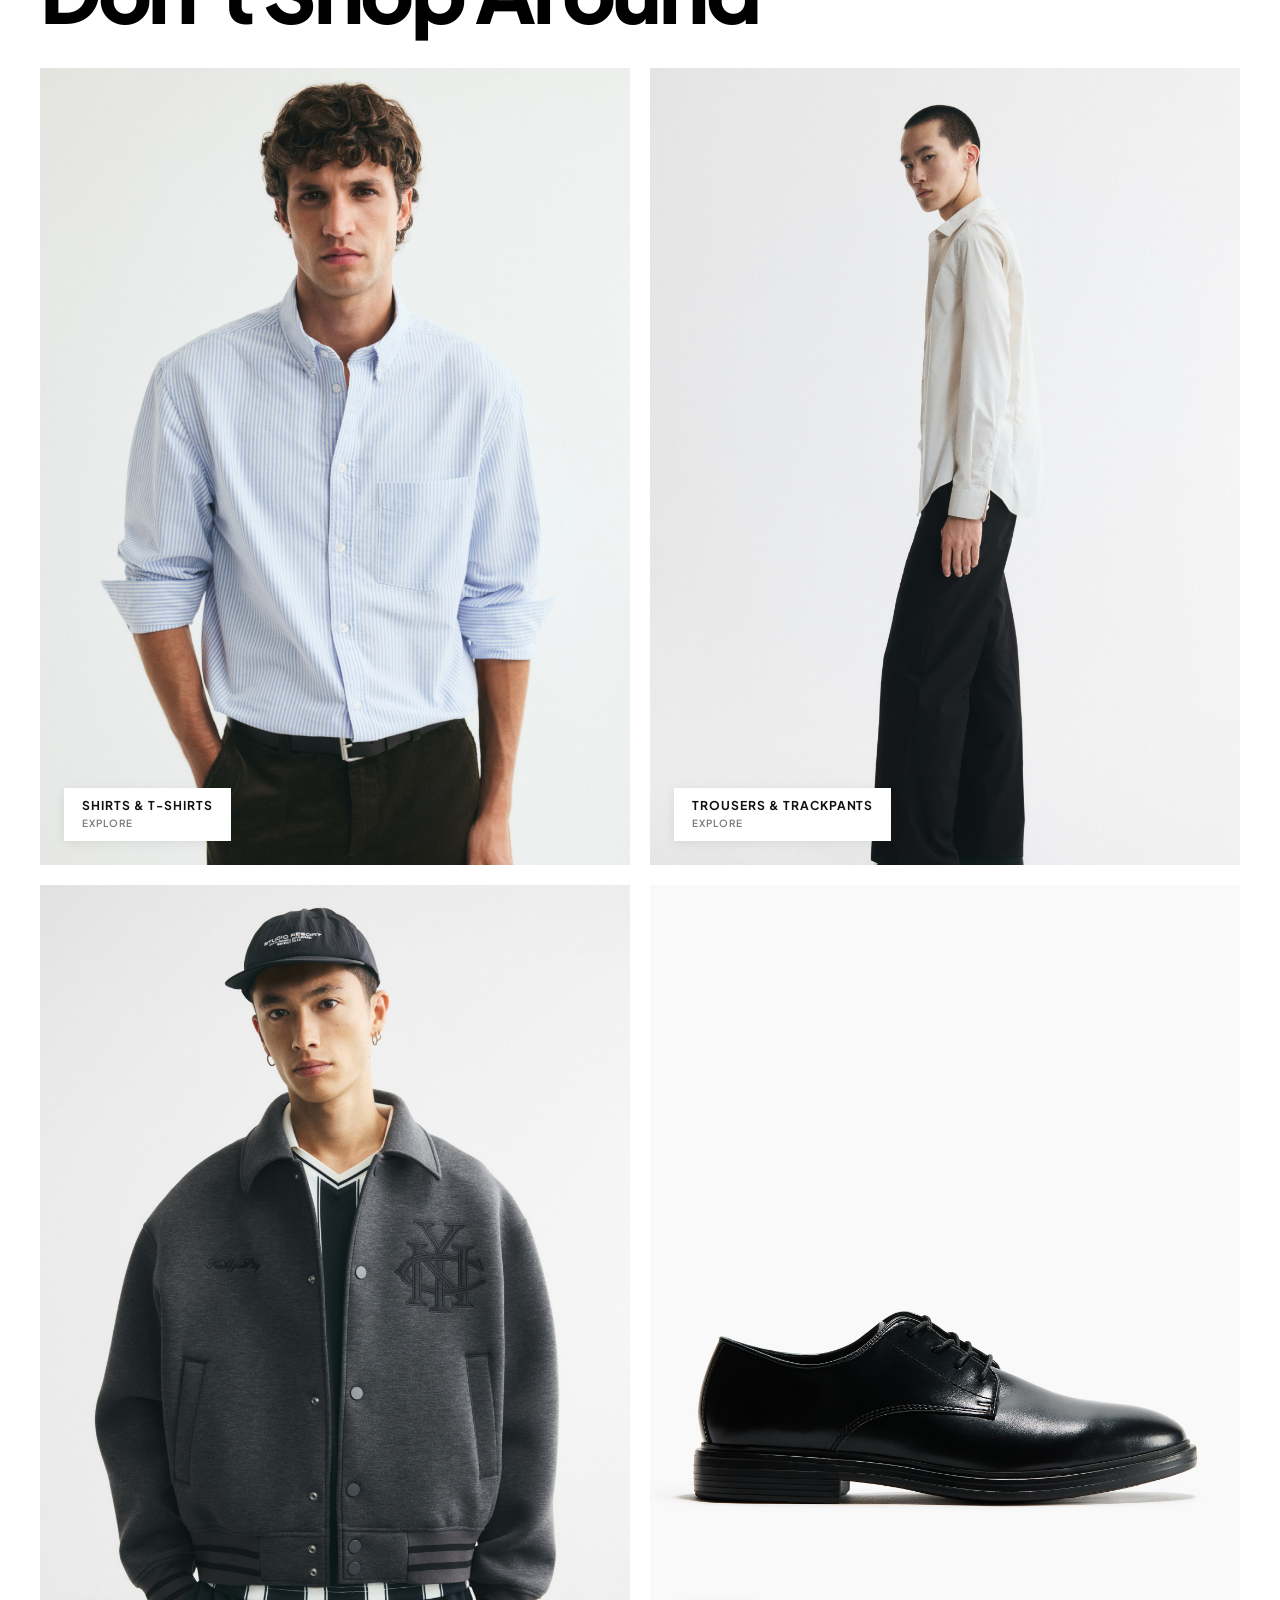
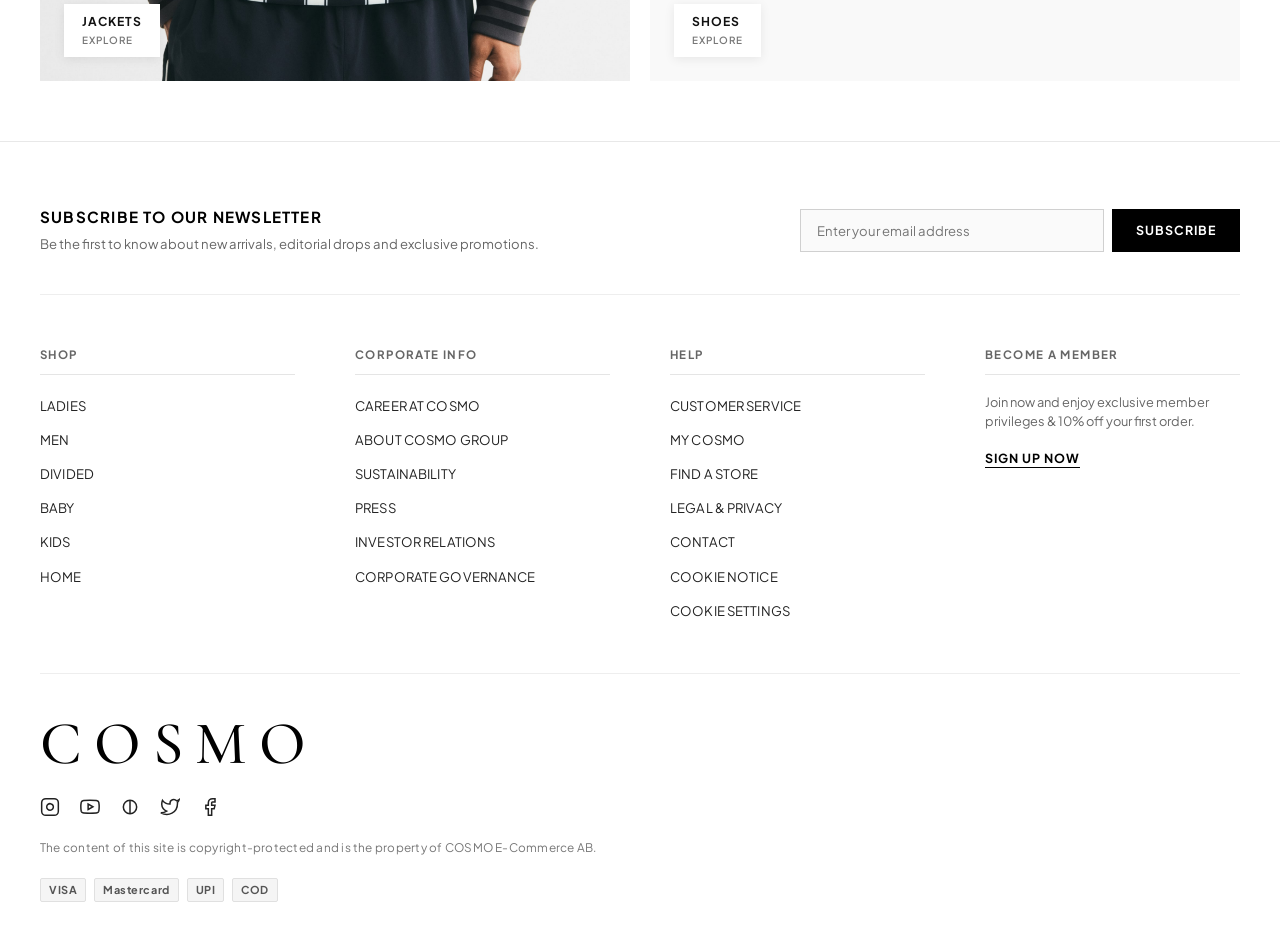
<file: men.html>
<!DOCTYPE html>
<html lang="en">

<head>
    <meta charset="UTF-8">
    <meta name="viewport" content="width=device-width, initial-scale=1.0">
    <title>Men's Clothing, Shoes & Accessories | COSMO</title>
    <link rel="preconnect" href="https://fonts.googleapis.com">
    <link rel="preconnect" href="https://fonts.gstatic.com" crossorigin>
    <link
        href="https://fonts.googleapis.com/css2?family=Cormorant+Garamond:ital,wght@0,300;0,400;0,500;0,600;0,700;1,400&family=Plus+Jakarta+Sans:wght@300;400;500;600;700;800&family=Inter:wght@300;400;500;600;700;800&display=swap"
        rel="stylesheet">
    <link rel="stylesheet" href="styles.css">
    <!-- Auto System Dark/Light Theme Sync (Instant Zero-FOUC) -->
    <script>
        (function () {
            try {
                if (window.matchMedia && window.matchMedia('(prefers-color-scheme: dark)').matches) {
                    document.documentElement.setAttribute('data-theme', 'dark');
                } else {
                    document.documentElement.removeAttribute('data-theme');
                }
            } catch (e) {}
        })();
    </script>
</head>

<body data-page="men">
    <!-- Top Announcement Bar (Clean Classic COSMO Bar) -->
    <div class="top-announcement-bar" id="topAnnouncementBar">
        <div class="announcement-content">
            <span class="promo-text-red">FREE SHIPPING OVER RS. 1,399</span>
        </div>
    </div>

    <!-- Main Navigation Header (Exact Pure White COSMO Header) -->
    <header class="hm-header" id="hmHeader">
        <div class="header-container">
            <!-- Left: Category Navigation Links (LADIES, MEN, KIDS, HOME) -->
            <div class="header-left">
                <button class="mobile-menu-btn" id="mobileMenuBtn" aria-label="Open menu">
                    <span></span>
                    <span></span>
                    <span></span>
                </button>
                <nav class="hm-category-nav" id="categoryNav">
                    <div class="nav-item-wrapper" data-menu="ladies">
                        <a href="index.html" class="nav-link " data-category="ladies">LADIES</a>
                    </div>
                    <div class="nav-item-wrapper" data-menu="men">
                        <a href="men.html" class="nav-link active" data-category="men">MEN</a>
                    </div>
                    <div class="nav-item-wrapper" data-menu="kids">
                        <a href="kids.html" class="nav-link " data-category="kids">KIDS</a>
                    </div>
                    <div class="nav-item-wrapper" data-menu="home">
                        <a href="home.html" class="nav-link " data-category="home">HOME</a>
                    </div>
                </nav>
            </div>

            <!-- Middle: Brand Logo Centered -->
            <div class="header-center">
                <a href="index.html" class="cosmo-logo-link" id="logoLink" aria-label="COSMO Home">
                    <span class="cosmo-brand-logo">COSMO</span>
                </a>
            </div>

            <!-- Right: Text Nav (ACCOUNT, SEARCH, FAV ICON, CART [0]) -->
            <div class="header-right">
                <button class="header-nav-text-btn" id="accountModalBtn" aria-label="Account">ACCOUNT</button>
                <button class="header-nav-text-btn" id="searchTriggerBtn" aria-label="Search">SEARCH</button>
                <a href="cart.html" class="header-nav-text-btn" id="bagTriggerBtn" aria-label="Shopping Cart">CART
                    [<span id="bagBadge">0</span>]</a>
                <button class="header-fav-btn" id="wishlistTriggerBtn" aria-label="Favorites">
                    <svg width="18" height="18" viewBox="0 0 24 24" fill="none" stroke="currentColor" stroke-width="1.8"
                        stroke-linecap="round" stroke-linejoin="round">
                        <path
                            d="M20.84 4.61a5.5 5.5 0 0 0-7.78 0L12 5.67l-1.06-1.06a5.5 5.5 0 0 0-7.78 7.78l1.06 1.06L12 21.23l7.78-7.78 1.06-1.06a5.5 5.5 0 0 0 0-7.78z">
                        </path>
                    </svg>
                    <span class="header-badge" id="wishlistBadge">0</span>
                </button>
            </div>
        </div>

        <!-- Interactive Mega Menu Dropdown Panel -->
        <div class="hm-mega-menu" id="hmMegaMenu">
            <div class="mega-menu-content" id="megaMenuContent">
                <!-- Injected based on active category -->
            </div>
        </div>
    </header>

    <!-- Editorial Hero Showcase (Men's Campaign) -->
    <section class="editorial-hero-section" id="editorialHero">
        <div class="hero-image-wrapper">
            <img src="images/menss.jpg" alt="COSMO Men Editorial Campaign" class="hero-editorial-img"
                id="heroEditorialImg" loading="eager" style="cursor: pointer;"
                onclick="window.location.href='product.html?id=299'" title="Click to view product">

            <!-- Clean Pricing Tag 1 (Minimalist Bomber Jacket) -->
            <div class="hero-hotspot-pin" id="heroHotspot1" style="top: 40%; left: 72%;">
                <button class="hotspot-tag-card" onclick="window.location.href='product.html?id=299'"
                    title="Minimalist Stand-Collar Zip Bomber Jacket - Rs. 2,299.00">
                    <span class="hotspot-label">Rs. 2,299.00</span>
                </button>
            </div>

            <!-- Clean Pricing Tag 2 (Wide-Leg Pleated Trousers) -->
            <div class="hero-hotspot-pin" id="heroHotspot2" style="top: 70%; left: 25%;">
                <button class="hotspot-tag-card" onclick="window.location.href='product.html?id=298'"
                    title="Wide-Leg Pleated Trousers - Rs. 1,999.00">
                    <span class="hotspot-label">Rs. 1,999.00</span>
                </button>
            </div>
        </div>
    </section>

    <!-- Bold NEW ARRIVALS Section Heading -->
    <div class="hm-new-arrivals-bar" id="new">
        <div class="new-arrivals-container">
            <h1 class="new-arrivals-heading">NEW ARRIVALS</h1>
        </div>
    </div>

    <!-- Main Catalog Area: Clean Full-Width 6-Column Cutout Grid -->
    <main class="hm-catalog-main" id="catalogMain">
        <div class="catalog-container">
            <div class="products-grid grid-6" id="productsGridContainer">
                <!-- 12 men apparel cutouts rendered dynamically -->
            </div>

            <!-- Empty state if no products match -->
            <div class="no-products-found" id="noProductsFound" style="display:none;">
                <div class="no-products-icon">
                    <svg width="40" height="40" viewBox="0 0 24 24" fill="none" stroke="#666" stroke-width="1.5">
                        <circle cx="11" cy="11" r="8"></circle>
                        <line x1="21" y1="21" x2="16.65" y2="16.65"></line>
                    </svg>
                </div>
                <h3>NO MATCHING ITEMS FOUND</h3>
                <p>Try searching with a different term.</p>
            </div>
        </div>
    </main>

    <!-- Editorial Campaign Showcase (2 Rows of 2 Big Cards = 4 Cards Total) -->
    <section class="editorial-duo-section" id="editorialDuoSection">
        <div class="editorial-duo-container">
            <h2 class="editorial-main-headline">Don't Shop Around</h2>
            <div class="editorial-duo-grid">
                <!-- Card 1: Shirts & T-Shirts -->
                <div class="editorial-duo-card"
                    onclick="window.location.href='search.html?q=tops,shirt,tee&cat=men&title=MEN%27S+SHIRTS+%26+T-SHIRTS'">
                    <div class="editorial-duo-image-wrap">
                        <img src="images/shirts men.jpg" alt="Shirts & T-Shirts" class="editorial-duo-img"
                            loading="lazy">
                        <div class="editorial-tag-box">
                            <span class="editorial-tag-title">SHIRTS & T-SHIRTS</span>
                            <span class="editorial-tag-explore">EXPLORE</span>
                        </div>
                    </div>
                </div>

                <!-- Card 2: Trousers & Trackpants -->
                <div class="editorial-duo-card"
                    onclick="window.location.href='search.html?q=bottoms,trousers,jeans,sweatpants&cat=men&title=MEN%27S+TROUSERS+%26+TRACKPANTS'">
                    <div class="editorial-duo-image-wrap">
                        <img src="images/pants men.jpg" alt="Trousers & Trackpants" class="editorial-duo-img"
                            loading="lazy">
                        <div class="editorial-tag-box">
                            <span class="editorial-tag-title">TROUSERS & TRACKPANTS</span>
                            <span class="editorial-tag-explore">EXPLORE</span>
                        </div>
                    </div>
                </div>

                <!-- Card 3: Jackets (Row 2) -->
                <div class="editorial-duo-card"
                    onclick="window.location.href='search.html?q=outerwear,jacket,overcoat,bomber&cat=men&title=MEN%27S+JACKETS'">
                    <div class="editorial-duo-image-wrap">
                        <img src="images/jackets men.jpg" alt="Jackets" class="editorial-duo-img" loading="lazy">
                        <div class="editorial-tag-box">
                            <span class="editorial-tag-title">JACKETS</span>
                            <span class="editorial-tag-explore">EXPLORE</span>
                        </div>
                    </div>
                </div>

                <!-- Card 4: Shoes (Row 2) -->
                <div class="editorial-duo-card"
                    onclick="window.location.href='search.html?q=accessories,boots,shoes,belt&cat=men&title=MEN%27S+SHOES+%26+ACCESSORIES'">
                    <div class="editorial-duo-image-wrap">
                        <img src="images/shoes.jpg" alt="Shoes & Accessories" class="editorial-duo-img" loading="lazy">
                        <div class="editorial-tag-box">
                            <span class="editorial-tag-title">SHOES</span>
                            <span class="editorial-tag-explore">EXPLORE</span>
                        </div>
                    </div>
                </div>
            </div>
        </div>
    </section>

    <!-- COSMO Sign-In Modal -->
    <div class="hm-modal-overlay" id="signInModalOverlay">
        <div class="hm-signin-modal" id="signInModal" role="dialog" aria-modal="true" aria-labelledby="signinTitle">
            <button class="modal-close-icon" id="closeSignInModalBtn" aria-label="Close modal">✕</button>
            <div class="signin-modal-content">
                <h2 class="signin-title" id="signinTitle">SIGN IN</h2>
                <p class="signin-subtitle">Sign in with your email or sign up to become a COSMO member.</p>
                <form class="signin-form" id="signInForm">
                    <div class="form-group">
                        <label for="signinEmail" class="form-label">Email address *</label>
                        <input type="email" id="signinEmail" required class="signin-input"
                            placeholder="name@example.com">
                    </div>
                    <div class="form-group">
                        <label for="signinPassword" class="form-label">Password *</label>
                        <input type="password" id="signinPassword" required class="signin-input" placeholder="••••••••">
                    </div>
                    <button type="submit" class="signin-submit-btn">SIGN IN</button>
                </form>
            </div>
        </div>
    </div>

    <!-- COSMO Shopping Bag Drawer -->
    <div class="hm-bag-drawer" id="hmBagDrawer" aria-hidden="true">
        <div class="bag-header">
            <h3 class="bag-title">SHOPPING BAG</h3>
            <button class="bag-close-btn" id="closeBagDrawerBtn" aria-label="Close bag">✕</button>
        </div>
        <div class="bag-items-list" id="bagItemsList"></div>
        <div class="bag-footer">
            <div class="breakdown-row">
                <span>Order value:</span>
                <span id="bagSubtotalVal">Rs. 0.00</span>
            </div>
            <div class="breakdown-row">
                <span>Delivery:</span>
                <span class="delivery-free">FREE</span>
            </div>
            <div class="breakdown-row total-row">
                <span>Total:</span>
                <span id="bagTotalVal">Rs. 0.00</span>
            </div>
            <button class="checkout-submit-btn" id="checkoutBtn">CONTINUE TO CHECKOUT</button>
        </div>
    </div>

    <!-- COSMO Wishlist Drawer -->
    <div class="hm-wishlist-drawer" id="hmWishlistDrawer" aria-hidden="true">
        <div class="bag-header">
            <h3 class="bag-title">FAVORITES</h3>
            <button class="bag-close-btn" id="closeWishlistDrawerBtn" aria-label="Close favorites">✕</button>
        </div>
        <div class="wishlist-items-list" id="wishlistItemsList"></div>
    </div>

    <!-- Global Dimming Backdrop -->
    <div class="global-backdrop" id="globalBackdrop"></div>

    <!-- Toast Notification -->
    <div class="hm-toast" id="hmToast" role="status" aria-live="polite">
        <svg width="18" height="18" viewBox="0 0 24 24" fill="none" stroke="#fff" stroke-width="2">
            <polyline points="20 6 9 17 4 12"></polyline>
        </svg>
        <div class="toast-msg" id="toastMsg">Added to shopping bag</div>
    </div>

    <!-- Authentic COSMO Storefront Modular Footer -->
    <footer class="hm-footer" id="hmFooter">
        <!-- Newsletter Signup Banner -->
        <div class="footer-newsletter-wrap">
            <div class="newsletter-info">
                <h4>SUBSCRIBE TO OUR NEWSLETTER</h4>
                <p>Be the first to know about new arrivals, editorial drops and exclusive promotions.</p>
            </div>
            <form class="newsletter-form" id="footerNewsletterForm">
                <input type="email" required placeholder="Enter your email address" class="newsletter-input"
                    id="newsletterEmailInput" aria-label="Email address for newsletter">
                <button type="submit" class="newsletter-btn">SUBSCRIBE</button>
            </form>
        </div>

        <!-- Footer Links Grid (Desktop 4-column luxury layout / Mobile interactive stack) -->
        <div class="footer-links-grid" id="footerLinksGrid">
            <div class="footer-col" data-col="shop">
                <h4 class="footer-accordion-header">
                    <span>SHOP</span>
                    <span class="footer-accordion-icon">+</span>
                </h4>
                <ul class="footer-links-list">
                    <li><a href="index.html" class="footer-cat-link" data-cat="ladies">LADIES</a></li>
                    <li><a href="men.html" class="footer-cat-link" data-cat="men">MEN</a></li>
                    <li><a href="kids.html">DIVIDED</a></li>
                    <li><a href="kids.html">BABY</a></li>
                    <li><a href="kids.html" class="footer-cat-link" data-cat="kids">KIDS</a></li>
                    <li><a href="home.html" class="footer-cat-link" data-cat="home">HOME</a></li>
                </ul>
            </div>

            <div class="footer-col" data-col="corporate">
                <h4 class="footer-accordion-header">
                    <span>CORPORATE INFO</span>
                    <span class="footer-accordion-icon">+</span>
                </h4>
                <ul class="footer-links-list">
                    <li><a href="#">CAREER AT COSMO</a></li>
                    <li><a href="#">ABOUT COSMO GROUP</a></li>
                    <li><a href="#">SUSTAINABILITY</a></li>
                    <li><a href="#">PRESS</a></li>
                    <li><a href="#">INVESTOR RELATIONS</a></li>
                    <li><a href="#">CORPORATE GOVERNANCE</a></li>
                </ul>
            </div>

            <div class="footer-col" data-col="help">
                <h4 class="footer-accordion-header">
                    <span>HELP</span>
                    <span class="footer-accordion-icon">+</span>
                </h4>
                <ul class="footer-links-list">
                    <li><a href="#">CUSTOMER SERVICE</a></li>
                    <li><a href="#">MY COSMO</a></li>
                    <li><a href="#">FIND A STORE</a></li>
                    <li><a href="#">LEGAL & PRIVACY</a></li>
                    <li><a href="#">CONTACT</a></li>
                    <li><a href="#">COOKIE NOTICE</a></li>
                    <li><a href="#">COOKIE SETTINGS</a></li>
                </ul>
            </div>

            <div class="footer-col member-perks-col" data-col="member">
                <h4 class="footer-accordion-header">
                    <span>BECOME A MEMBER</span>
                    <span class="footer-accordion-icon">+</span>
                </h4>
                <div class="member-col-content">
                    <p class="member-signup-sub">Join now and enjoy exclusive member privileges & 10% off your first order.
                    </p>
                    <a href="#signin" class="footer-signup-link" id="footerSignupBtn">SIGN UP NOW</a>
                </div>
            </div>
        </div>

        <!-- Social Channels, Region & Copyright (Matching Screenshot 5) -->
        <div class="footer-bottom-bar">
            <div class="footer-brand-row">
                <div class="footer-logo">
                    <span class="cosmo-footer-logo">COSMO</span>
                </div>
            </div>

            <div class="footer-social-row">
                <div class="social-icons-row">
                    <a href="#" aria-label="Instagram" class="social-icon">
                        <svg width="20" height="20" viewBox="0 0 24 24" fill="none" stroke="#000" stroke-width="1.8">
                            <rect x="2" y="2" width="20" height="20" rx="5" ry="5"></rect>
                            <path d="M16 11.37A4 4 0 1 1 12.63 8 4 4 0 0 1 16 11.37z"></path>
                            <line x1="17.5" y1="6.5" x2="17.51" y2="6.5"></line>
                        </svg>
                    </a>
                    <a href="#" aria-label="YouTube" class="social-icon">
                        <svg width="20" height="20" viewBox="0 0 24 24" fill="none" stroke="#000" stroke-width="1.8">
                            <path
                                d="M22.54 6.42a2.78 2.78 0 0 0-1.94-2C18.88 4 12 4 12 4s-6.88 0-8.6.46a2.78 2.78 0 0 0-1.94 2A29 29 0 0 0 1 11.75a29 29 0 0 0 .46 5.33A2.78 2.78 0 0 0 3.4 19c1.72.46 8.6.46 8.6.46s6.88 0 8.6-.46a2.78 2.78 0 0 0 1.94-2 29 29 0 0 0 .46-5.25 29 29 0 0 0-.46-5.33z">
                            </path>
                            <polygon points="9.75 15.02 15.5 11.75 9.75 8.48 9.75 15.02"></polygon>
                        </svg>
                    </a>
                    <a href="#" aria-label="Pinterest" class="social-icon">
                        <svg width="20" height="20" viewBox="0 0 24 24" fill="none" stroke="#000" stroke-width="1.8">
                            <line x1="12" y1="4" x2="12" y2="20"></line>
                            <circle cx="12" cy="12" r="8"></circle>
                        </svg>
                    </a>
                    <a href="#" aria-label="Twitter" class="social-icon">
                        <svg width="20" height="20" viewBox="0 0 24 24" fill="none" stroke="#000" stroke-width="1.8">
                            <path
                                d="M23 3a10.9 10.9 0 0 1-3.14 1.53 4.48 4.48 0 0 0-7.86 3v1A10.66 10.66 0 0 1 3 4s-4 9 5 13a11.64 11.64 0 0 1-7 2c9 5 20 0 20-11.5a4.5 4.5 0 0 0-.08-.83A7.72 7.72 0 0 0 23 3z">
                            </path>
                        </svg>
                    </a>
                    <a href="#" aria-label="Facebook" class="social-icon">
                        <svg width="20" height="20" viewBox="0 0 24 24" fill="none" stroke="#000" stroke-width="1.8">
                            <path d="M18 2h-3a5 5 0 0 0-5 5v3H7v4h3v8h4v-8h3l1-4h-4V7a1 1 0 0 1 1-1h3z"></path>
                        </svg>
                    </a>
                </div>
            </div>

            <div class="footer-copyright-row">
                <p class="copyright-text">The content of this site is copyright-protected and is the property of COSMO
                    E-Commerce AB.</p>
            </div>

            <div class="footer-payments-row">
                <div class="footer-payment-badges">
                    <span class="payment-badge-pill">VISA</span>
                    <span class="payment-badge-pill">Mastercard</span>
                    <span class="payment-badge-pill">UPI</span>
                    <span class="payment-badge-pill">COD</span>
                </div>
            </div>
        </div>
    </footer>

    <!-- Main Logic Script -->
    <script src="main.js"></script>
</body>

</html>
</file>
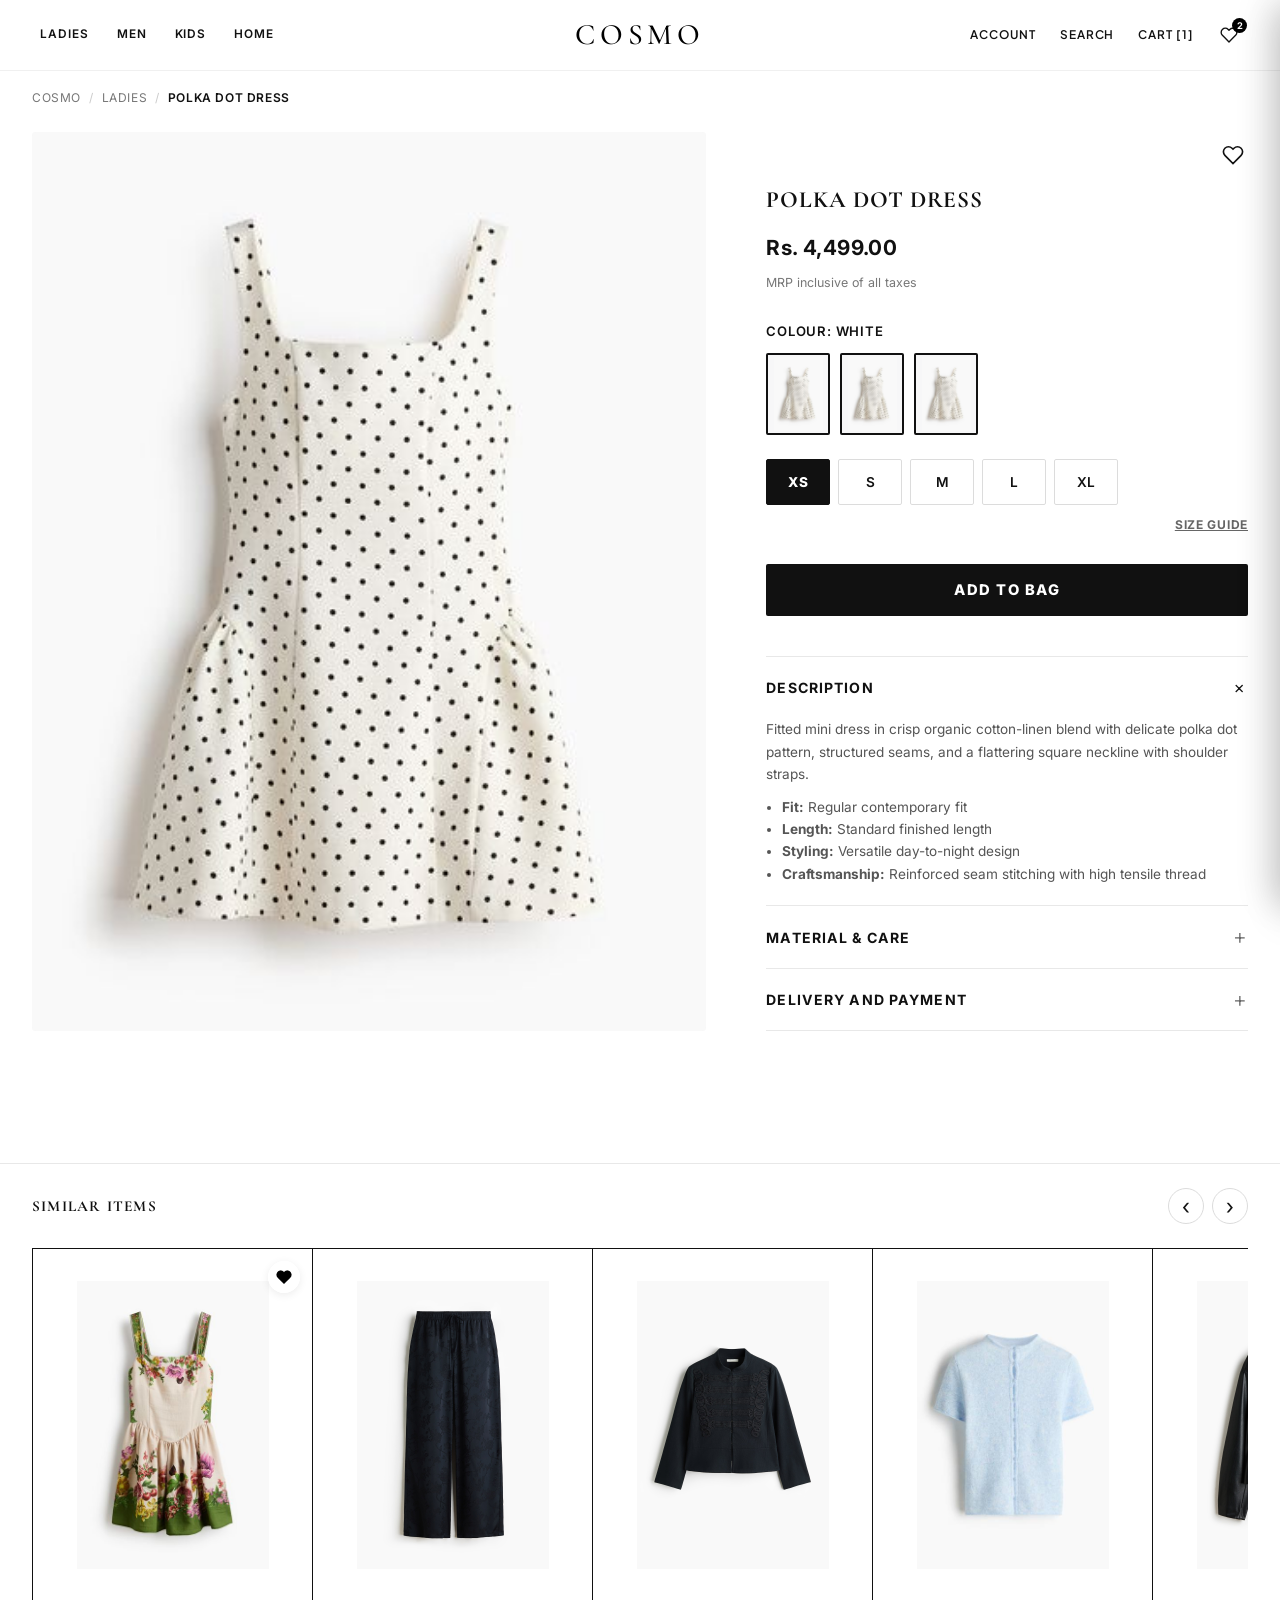
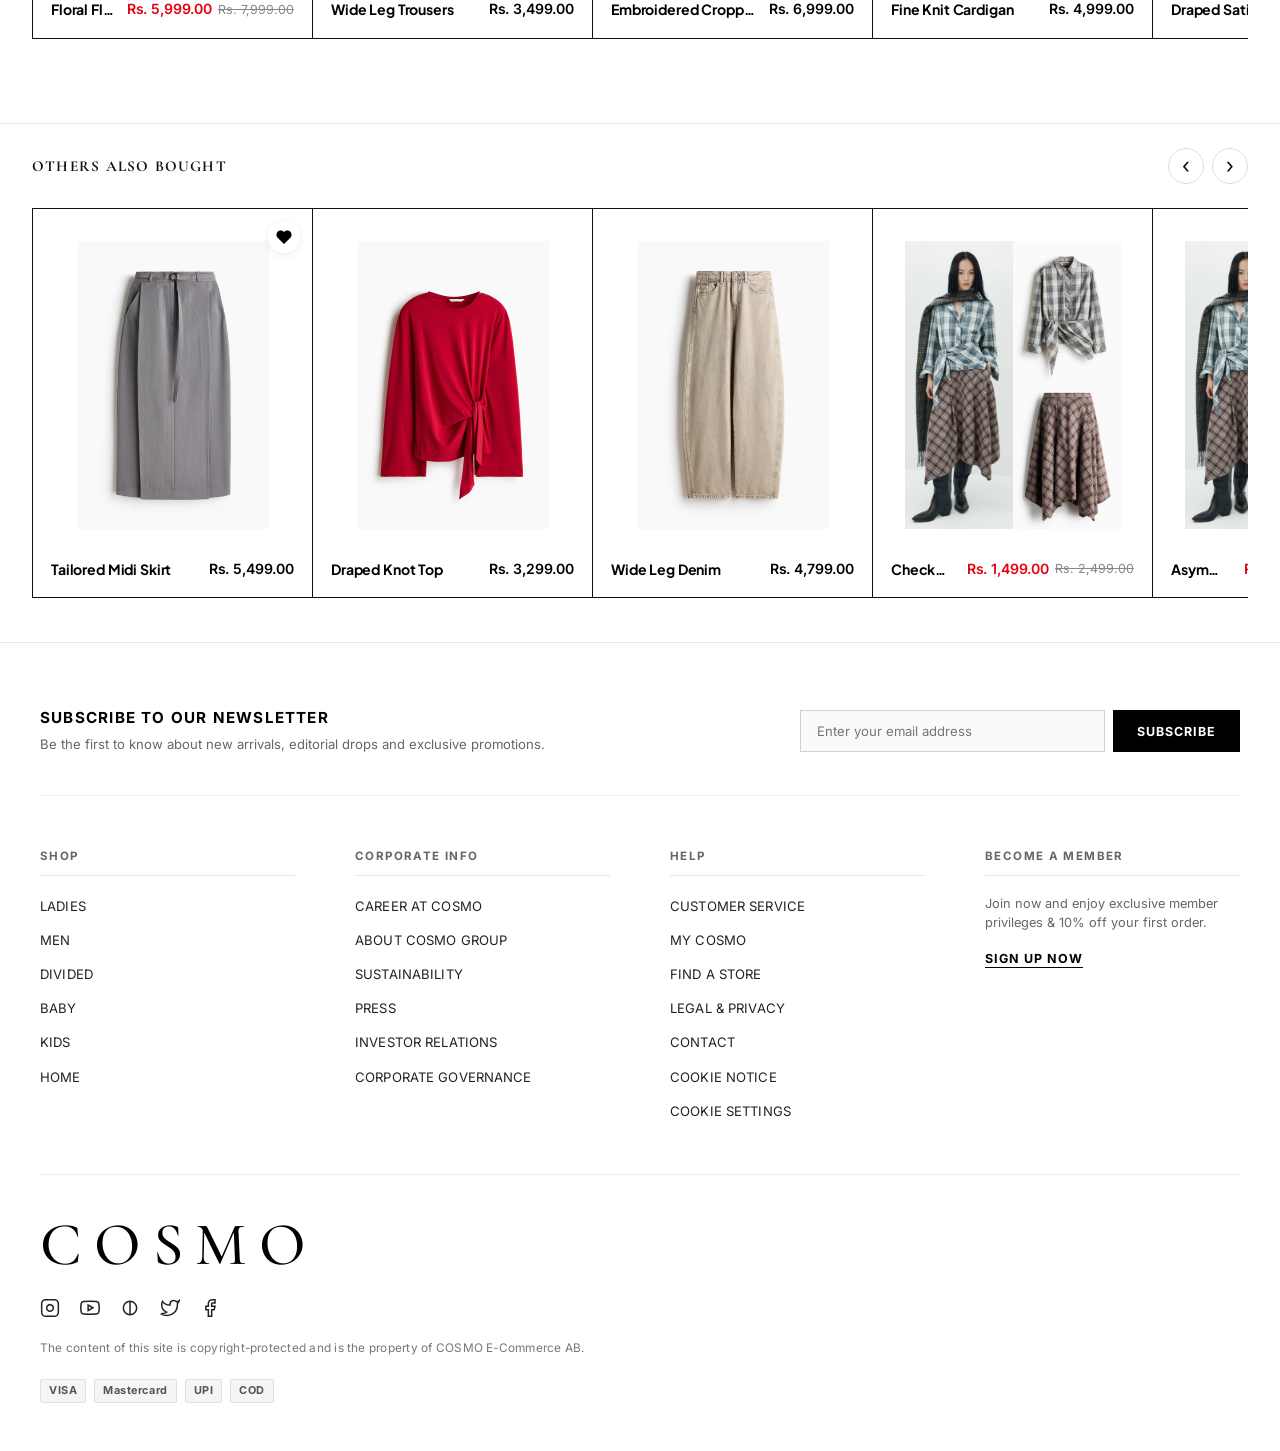
<file: product.html>
<!DOCTYPE html>
<html lang="en">

<head>
    <meta charset="UTF-8">
    <meta name="viewport" content="width=device-width, initial-scale=1.0">
    <title>Product Details | COSMO</title>
    <meta name="description"
        content="Discover premium apparel, contemporary silhouettes, and timeless essentials at COSMO.">
    <link rel="preconnect" href="https://fonts.googleapis.com">
    <link rel="preconnect" href="https://fonts.gstatic.com" crossorigin>
    <link
        href="https://fonts.googleapis.com/css2?family=Cormorant+Garamond:ital,wght@0,300;0,400;0,500;0,600;0,700;1,400&family=Plus+Jakarta+Sans:wght@300;400;500;600;700;800&family=Inter:wght@300;400;500;600;700;800&display=swap"
        rel="stylesheet">
    <link rel="stylesheet" href="styles.css">
    <!-- Auto System Dark/Light Theme Sync (Instant Zero-FOUC) -->
    <script>
        (function () {
            try {
                if (window.matchMedia && window.matchMedia('(prefers-color-scheme: dark)').matches) {
                    document.documentElement.setAttribute('data-theme', 'dark');
                } else {
                    document.documentElement.removeAttribute('data-theme');
                }
            } catch (e) {}
        })();
    </script>
</head>

<body data-page="product" class="pdp-body">
    <!-- Main Navigation Header (Exact Pure White COSMO Header) -->
    <header class="hm-header" id="hmHeader">
        <div class="header-container">
            <!-- Left: Category Navigation Links (LADIES, MEN, KIDS, HOME) -->
            <div class="header-left">
                <button class="mobile-menu-btn" id="mobileMenuBtn" aria-label="Open menu">
                    <span></span>
                    <span></span>
                    <span></span>
                </button>
                <nav class="hm-category-nav" id="categoryNav">
                    <div class="nav-item-wrapper" data-menu="ladies">
                        <a href="index.html" class="nav-link " data-category="ladies">LADIES</a>
                    </div>
                    <div class="nav-item-wrapper" data-menu="men">
                        <a href="men.html" class="nav-link " data-category="men">MEN</a>
                    </div>
                    <div class="nav-item-wrapper" data-menu="kids">
                        <a href="kids.html" class="nav-link " data-category="kids">KIDS</a>
                    </div>
                    <div class="nav-item-wrapper" data-menu="home">
                        <a href="home.html" class="nav-link " data-category="home">HOME</a>
                    </div>
                </nav>
            </div>

            <!-- Middle: Brand Logo Centered -->
            <div class="header-center">
                <a href="index.html" class="cosmo-logo-link" id="logoLink" aria-label="COSMO Home">
                    <span class="cosmo-brand-logo">COSMO</span>
                </a>
            </div>

            <!-- Right: Text Nav (ACCOUNT, SEARCH, FAV ICON, CART [0]) -->
            <div class="header-right">
                <button class="header-nav-text-btn" id="accountModalBtn" aria-label="Account">ACCOUNT</button>
                <button class="header-nav-text-btn" id="searchTriggerBtn" aria-label="Search">SEARCH</button>
                <a href="cart.html" class="header-nav-text-btn" id="bagTriggerBtn" aria-label="Shopping Cart">CART
                    [<span id="bagBadge">0</span>]</a>
                <button class="header-fav-btn" id="wishlistTriggerBtn" aria-label="Favorites">
                    <svg width="18" height="18" viewBox="0 0 24 24" fill="none" stroke="currentColor" stroke-width="1.8"
                        stroke-linecap="round" stroke-linejoin="round">
                        <path
                            d="M20.84 4.61a5.5 5.5 0 0 0-7.78 0L12 5.67l-1.06-1.06a5.5 5.5 0 0 0-7.78 7.78l1.06 1.06L12 21.23l7.78-7.78 1.06-1.06a5.5 5.5 0 0 0 0-7.78z">
                        </path>
                    </svg>
                    <span class="header-badge" id="wishlistBadge">0</span>
                </button>
            </div>
        </div>

        <!-- Interactive Mega Menu Dropdown Panel -->
        <div class="hm-mega-menu" id="hmMegaMenu">
            <div class="mega-menu-content" id="megaMenuContent"></div>
        </div>
    </header>

    <!-- Breadcrumb Bar -->
    <nav class="pdp-breadcrumbs-bar" aria-label="Breadcrumb">
        <div class="pdp-breadcrumbs-container" id="pdpBreadcrumbs">
            <a href="index.html">COSMO</a>
            <span class="pdp-bc-sep">/</span>
            <a href="index.html" id="bcCategoryLink">LADIES</a>
            <span class="pdp-bc-sep">/</span>
            <span class="pdp-bc-current" id="bcProductTitle">PRODUCT</span>
        </div>
    </nav>

    <!-- Main Product Section (2-Column Layout Matching Screenshots 1 & 2) -->
    <main class="pdp-main-wrapper">
        <div class="pdp-container" id="pdpContainer">
            <!-- Dynamic PDP Content Rendered by main.js -->
            <div class="pdp-loading-skeleton" style="padding: 60px 0; text-align: center; color: #888;">
                Loading product details...
            </div>
        </div>
    </main>

    <!-- SIMILAR ITEMS CAROUSEL (Matching Screenshot 2 & 3) -->
    <section class="pdp-related-section" id="similarItemsSection">
        <div class="pdp-related-header">
            <h2 class="pdp-related-title">SIMILAR ITEMS</h2>
            <div class="pdp-carousel-nav">
                <button type="button" class="pdp-nav-arrow" id="similarPrevBtn"
                    aria-label="Previous items">&lsaquo;</button>
                <button type="button" class="pdp-nav-arrow" id="similarNextBtn"
                    aria-label="Next items">&rsaquo;</button>
            </div>
        </div>
        <div class="pdp-carousel-track" id="similarItemsTrack">
            <!-- Populated dynamically -->
        </div>
    </section>

    <!-- OTHERS ALSO BOUGHT CAROUSEL (Matching Screenshot 3) -->
    <section class="pdp-related-section pdp-others-section" id="othersAlsoBoughtSection">
        <div class="pdp-related-header">
            <h2 class="pdp-related-title">OTHERS ALSO BOUGHT</h2>
            <div class="pdp-carousel-nav">
                <button type="button" class="pdp-nav-arrow" id="othersPrevBtn"
                    aria-label="Previous items">&lsaquo;</button>
                <button type="button" class="pdp-nav-arrow" id="othersNextBtn" aria-label="Next items">&rsaquo;</button>
            </div>
        </div>
        <div class="pdp-carousel-track" id="othersAlsoBoughtTrack">
            <!-- Populated dynamically -->
        </div>
    </section>

    <!-- Size Guide Modal -->
    <div class="hm-modal-backdrop" id="sizeGuideModal" style="display:none;">
        <div class="hm-modal-card"
            style="max-width: 520px; background: #ffffff; color: #111111; border: 1px solid #e8e8e8; padding: 28px; box-shadow: 0 20px 50px rgba(0,0,0,0.15); border-radius: 4px;">
            <div style="display: flex; justify-content: space-between; align-items: center; margin-bottom: 20px;">
                <h3
                    style="margin: 0; font-size: 1.1rem; text-transform: uppercase; letter-spacing: 0.06em; font-weight: 800;">
                    Size Guide</h3>
                <button type="button" onclick="document.getElementById('sizeGuideModal').style.display='none'"
                    style="background: none; border: none; color: #111111; font-size: 1.3rem; cursor: pointer;">✕</button>
            </div>
            <p style="font-size: 0.85rem; color: #666666; margin-bottom: 16px;">Measurements refer to body dimensions,
                in centimetres (cm).</p>
            <table style="width: 100%; border-collapse: collapse; font-size: 0.82rem; text-align: left;">
                <thead>
                    <tr style="border-bottom: 2px solid #111111; color: #111111;">
                        <th style="padding: 10px 4px;">SIZE</th>
                        <th style="padding: 10px 4px;">CHEST</th>
                        <th style="padding: 10px 4px;">WAIST</th>
                        <th style="padding: 10px 4px;">HIPS</th>
                    </tr>
                </thead>
                <tbody style="color: #333333;">
                    <tr style="border-bottom: 1px solid #eeeeee;">
                        <td style="padding: 10px 4px; font-weight: 700;">XS</td>
                        <td>80-84</td>
                        <td>64-68</td>
                        <td>88-92</td>
                    </tr>
                    <tr style="border-bottom: 1px solid #eeeeee;">
                        <td style="padding: 10px 4px; font-weight: 700;">S</td>
                        <td>85-89</td>
                        <td>69-73</td>
                        <td>93-97</td>
                    </tr>
                    <tr style="border-bottom: 1px solid #eeeeee;">
                        <td style="padding: 10px 4px; font-weight: 700;">M</td>
                        <td>90-94</td>
                        <td>74-78</td>
                        <td>98-102</td>
                    </tr>
                    <tr style="border-bottom: 1px solid #eeeeee;">
                        <td style="padding: 10px 4px; font-weight: 700;">L</td>
                        <td>95-101</td>
                        <td>79-85</td>
                        <td>103-109</td>
                    </tr>
                    <tr>
                        <td style="padding: 10px 4px; font-weight: 700;">XL</td>
                        <td>102-108</td>
                        <td>86-92</td>
                        <td>110-116</td>
                    </tr>
                </tbody>
            </table>
            <button type="button" onclick="document.getElementById('sizeGuideModal').style.display='none'"
                style="width: 100%; margin-top: 24px; padding: 12px; background: #111111; color: #ffffff; font-weight: 700; border: none; cursor: pointer; text-transform: uppercase; letter-spacing: 0.05em; border-radius: 2px;">Close</button>
        </div>
    </div>

    <!-- COSMO Sign-In Modal -->
    <div class="hm-modal-overlay" id="signInModalOverlay">
        <div class="hm-signin-modal" id="signInModal" role="dialog" aria-modal="true" aria-labelledby="signinTitle">
            <button class="modal-close-icon" id="closeSignInModalBtn" aria-label="Close modal">✕</button>
            <div class="signin-modal-content">
                <h2 class="signin-title" id="signinTitle">SIGN IN</h2>
                <p class="signin-subtitle">Sign in with your email or sign up to become a COSMO member.</p>
                <form class="signin-form" id="signInForm">
                    <div class="form-group">
                        <label for="signinEmail" class="form-label">Email address *</label>
                        <input type="email" id="signinEmail" required class="signin-input"
                            placeholder="name@example.com">
                    </div>
                    <div class="form-group">
                        <label for="signinPassword" class="form-label">Password *</label>
                        <input type="password" id="signinPassword" required class="signin-input" placeholder="••••••••">
                    </div>
                    <button type="submit" class="signin-submit-btn">SIGN IN</button>
                </form>
            </div>
        </div>
    </div>

    <!-- COSMO Wishlist Drawer -->
    <div class="hm-wishlist-drawer" id="hmWishlistDrawer" aria-hidden="true">
        <div class="bag-header">
            <h3 class="bag-title">FAVORITES</h3>
            <button class="bag-close-btn" id="closeWishlistDrawerBtn" aria-label="Close favorites">✕</button>
        </div>
        <div class="wishlist-items-list" id="wishlistItemsList"></div>
    </div>

    <!-- Global Dimming Backdrop -->
    <div class="global-backdrop" id="globalBackdrop"></div>

    <!-- Toast Notification -->
    <div class="hm-toast" id="hmToast" role="status" aria-live="polite">
        <svg width="18" height="18" viewBox="0 0 24 24" fill="none" stroke="#fff" stroke-width="2">
            <polyline points="20 6 9 17 4 12"></polyline>
        </svg>
        <div class="toast-msg" id="toastMsg">Added to shopping bag</div>
    </div>

    <!-- Authentic COSMO Storefront Modular Footer -->
    <footer class="hm-footer" id="hmFooter">
        <!-- Newsletter Signup Banner -->
        <div class="footer-newsletter-wrap">
            <div class="newsletter-info">
                <h4>SUBSCRIBE TO OUR NEWSLETTER</h4>
                <p>Be the first to know about new arrivals, editorial drops and exclusive promotions.</p>
            </div>
            <form class="newsletter-form" id="footerNewsletterForm">
                <input type="email" required placeholder="Enter your email address" class="newsletter-input"
                    id="newsletterEmailInput" aria-label="Email address for newsletter">
                <button type="submit" class="newsletter-btn">SUBSCRIBE</button>
            </form>
        </div>

        <!-- Footer Links Grid (Desktop 4-column luxury layout / Mobile interactive stack) -->
        <div class="footer-links-grid" id="footerLinksGrid">
            <div class="footer-col" data-col="shop">
                <h4 class="footer-accordion-header">
                    <span>SHOP</span>
                    <span class="footer-accordion-icon">+</span>
                </h4>
                <ul class="footer-links-list">
                    <li><a href="index.html" class="footer-cat-link" data-cat="ladies">LADIES</a></li>
                    <li><a href="men.html" class="footer-cat-link" data-cat="men">MEN</a></li>
                    <li><a href="kids.html">DIVIDED</a></li>
                    <li><a href="kids.html">BABY</a></li>
                    <li><a href="kids.html" class="footer-cat-link" data-cat="kids">KIDS</a></li>
                    <li><a href="home.html" class="footer-cat-link" data-cat="home">HOME</a></li>
                </ul>
            </div>

            <div class="footer-col" data-col="corporate">
                <h4 class="footer-accordion-header">
                    <span>CORPORATE INFO</span>
                    <span class="footer-accordion-icon">+</span>
                </h4>
                <ul class="footer-links-list">
                    <li><a href="#">CAREER AT COSMO</a></li>
                    <li><a href="#">ABOUT COSMO GROUP</a></li>
                    <li><a href="#">SUSTAINABILITY</a></li>
                    <li><a href="#">PRESS</a></li>
                    <li><a href="#">INVESTOR RELATIONS</a></li>
                    <li><a href="#">CORPORATE GOVERNANCE</a></li>
                </ul>
            </div>

            <div class="footer-col" data-col="help">
                <h4 class="footer-accordion-header">
                    <span>HELP</span>
                    <span class="footer-accordion-icon">+</span>
                </h4>
                <ul class="footer-links-list">
                    <li><a href="#">CUSTOMER SERVICE</a></li>
                    <li><a href="#">MY COSMO</a></li>
                    <li><a href="#">FIND A STORE</a></li>
                    <li><a href="#">LEGAL & PRIVACY</a></li>
                    <li><a href="#">CONTACT</a></li>
                    <li><a href="#">COOKIE NOTICE</a></li>
                    <li><a href="#">COOKIE SETTINGS</a></li>
                </ul>
            </div>

            <div class="footer-col member-perks-col" data-col="member">
                <h4 class="footer-accordion-header">
                    <span>BECOME A MEMBER</span>
                    <span class="footer-accordion-icon">+</span>
                </h4>
                <div class="member-col-content">
                    <p class="member-signup-sub">Join now and enjoy exclusive member privileges & 10% off your first order.
                    </p>
                    <a href="#signin" class="footer-signup-link" id="footerSignupBtn">SIGN UP NOW</a>
                </div>
            </div>
        </div>

        <!-- Social Channels, Region & Copyright -->
        <div class="footer-bottom-bar">
            <div class="footer-brand-row">
                <div class="footer-logo">
                    <span class="cosmo-footer-logo">COSMO</span>
                </div>
            </div>

            <div class="footer-social-row">
                <div class="social-icons-row">
                    <a href="#" aria-label="Instagram" class="social-icon">
                        <svg width="20" height="20" viewBox="0 0 24 24" fill="none" stroke="#000" stroke-width="1.8">
                            <rect x="2" y="2" width="20" height="20" rx="5" ry="5"></rect>
                            <path d="M16 11.37A4 4 0 1 1 12.63 8 4 4 0 0 1 16 11.37z"></path>
                            <line x1="17.5" y1="6.5" x2="17.51" y2="6.5"></line>
                        </svg>
                    </a>
                    <a href="#" aria-label="YouTube" class="social-icon">
                        <svg width="20" height="20" viewBox="0 0 24 24" fill="none" stroke="#000" stroke-width="1.8">
                            <path
                                d="M22.54 6.42a2.78 2.78 0 0 0-1.94-2C18.88 4 12 4 12 4s-6.88 0-8.6.46a2.78 2.78 0 0 0-1.94 2A29 29 0 0 0 1 11.75a29 29 0 0 0 .46 5.33A2.78 2.78 0 0 0 3.4 19c1.72.46 8.6.46 8.6.46s6.88 0 8.6-.46a2.78 2.78 0 0 0 1.94-2 29 29 0 0 0 .46-5.25 29 29 0 0 0-.46-5.33z">
                            </path>
                            <polygon points="9.75 15.02 15.5 11.75 9.75 8.48 9.75 15.02"></polygon>
                        </svg>
                    </a>
                    <a href="#" aria-label="Pinterest" class="social-icon">
                        <svg width="20" height="20" viewBox="0 0 24 24" fill="none" stroke="#000" stroke-width="1.8">
                            <line x1="12" y1="4" x2="12" y2="20"></line>
                            <circle cx="12" cy="12" r="8"></circle>
                        </svg>
                    </a>
                    <a href="#" aria-label="Twitter" class="social-icon">
                        <svg width="20" height="20" viewBox="0 0 24 24" fill="none" stroke="#000" stroke-width="1.8">
                            <path
                                d="M23 3a10.9 10.9 0 0 1-3.14 1.53 4.48 4.48 0 0 0-7.86 3v1A10.66 10.66 0 0 1 3 4s-4 9 5 13a11.64 11.64 0 0 1-7 2c9 5 20 0 20-11.5a4.5 4.5 0 0 0-.08-.83A7.72 7.72 0 0 0 23 3z">
                            </path>
                        </svg>
                    </a>
                    <a href="#" aria-label="Facebook" class="social-icon">
                        <svg width="20" height="20" viewBox="0 0 24 24" fill="none" stroke="#000" stroke-width="1.8">
                            <path d="M18 2h-3a5 5 0 0 0-5 5v3H7v4h3v8h4v-8h3l1-4h-4V7a1 1 0 0 1 1-1h3z"></path>
                        </svg>
                    </a>
                </div>
            </div>

            <div class="footer-copyright-row">
                <p class="copyright-text">The content of this site is copyright-protected and is the property of COSMO
                    E-Commerce AB.</p>
            </div>

            <div class="footer-payments-row">
                <div class="footer-payment-badges">
                    <span class="payment-badge-pill">VISA</span>
                    <span class="payment-badge-pill">Mastercard</span>
                    <span class="payment-badge-pill">UPI</span>
                    <span class="payment-badge-pill">COD</span>
                </div>
            </div>
        </div>
    </footer>

    <!-- Core Scripts -->
    <script src="main.js"></script>
</body>

</html>
</file>
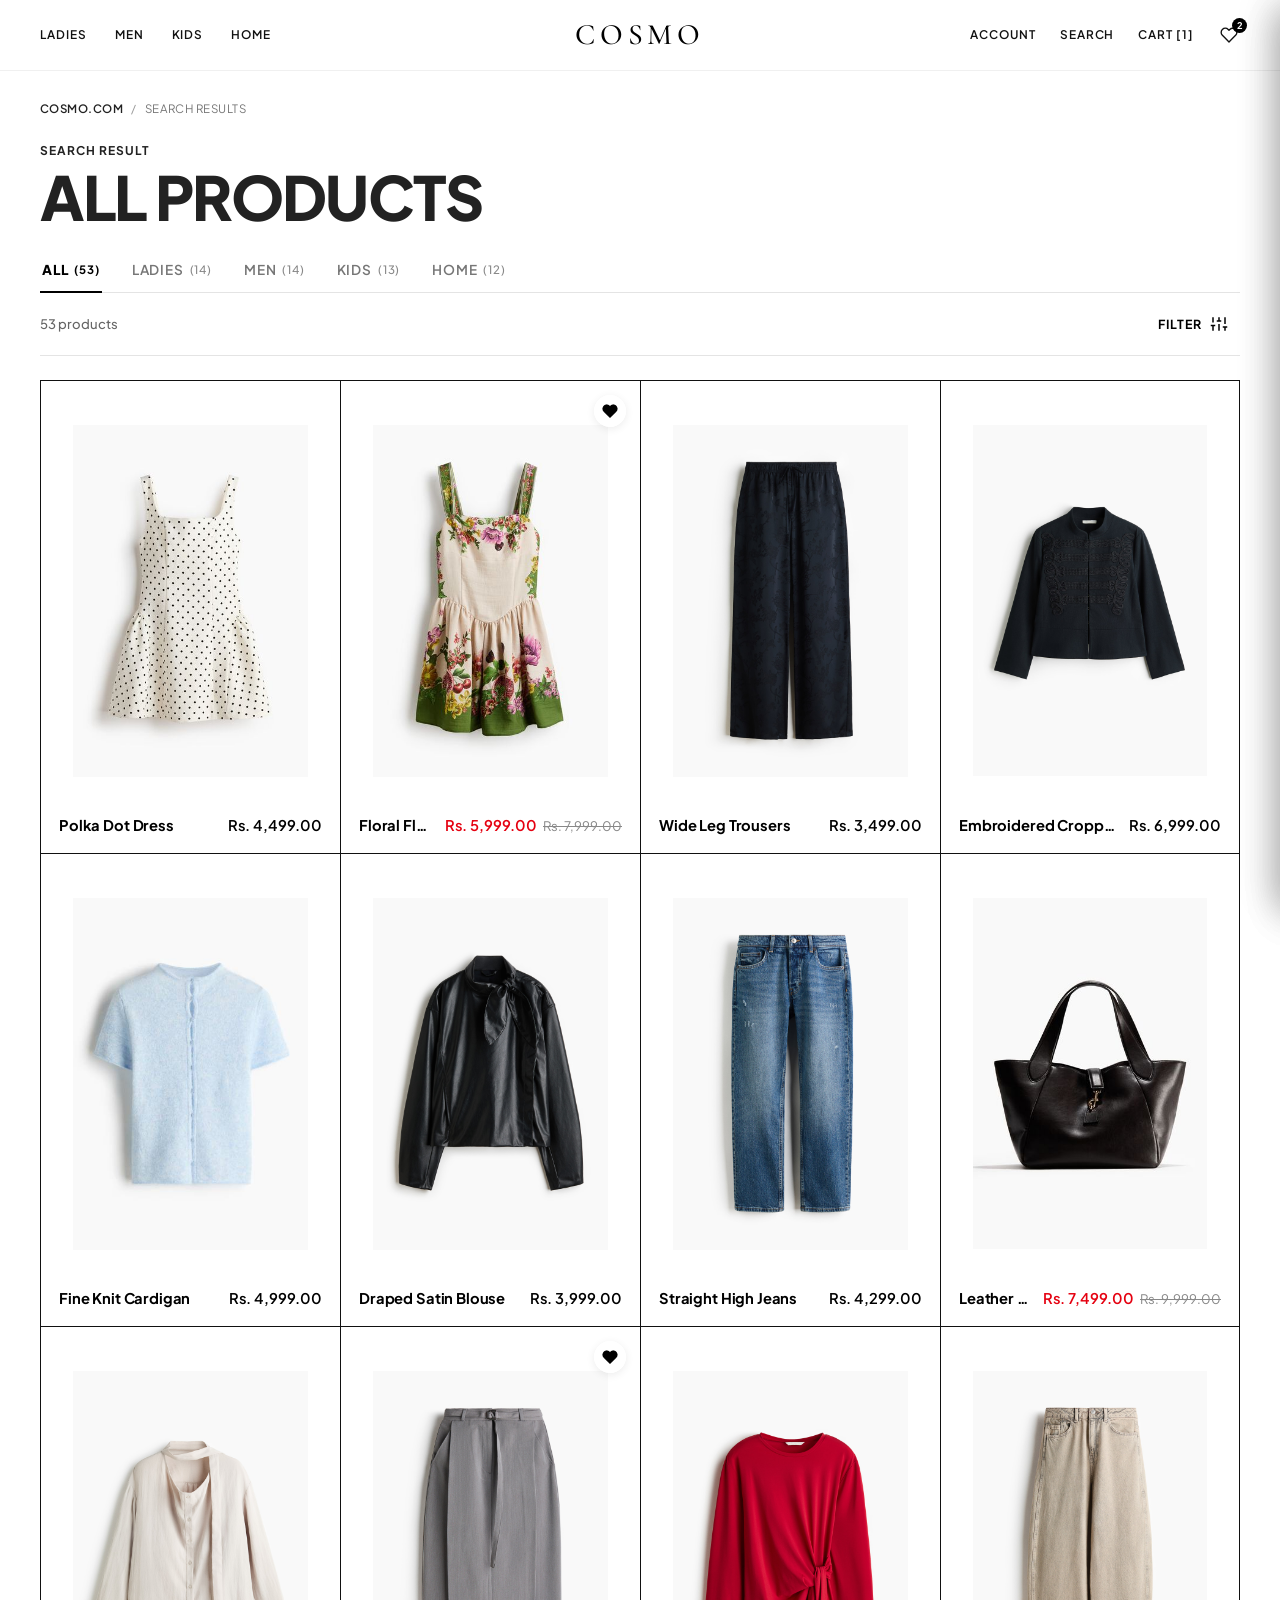
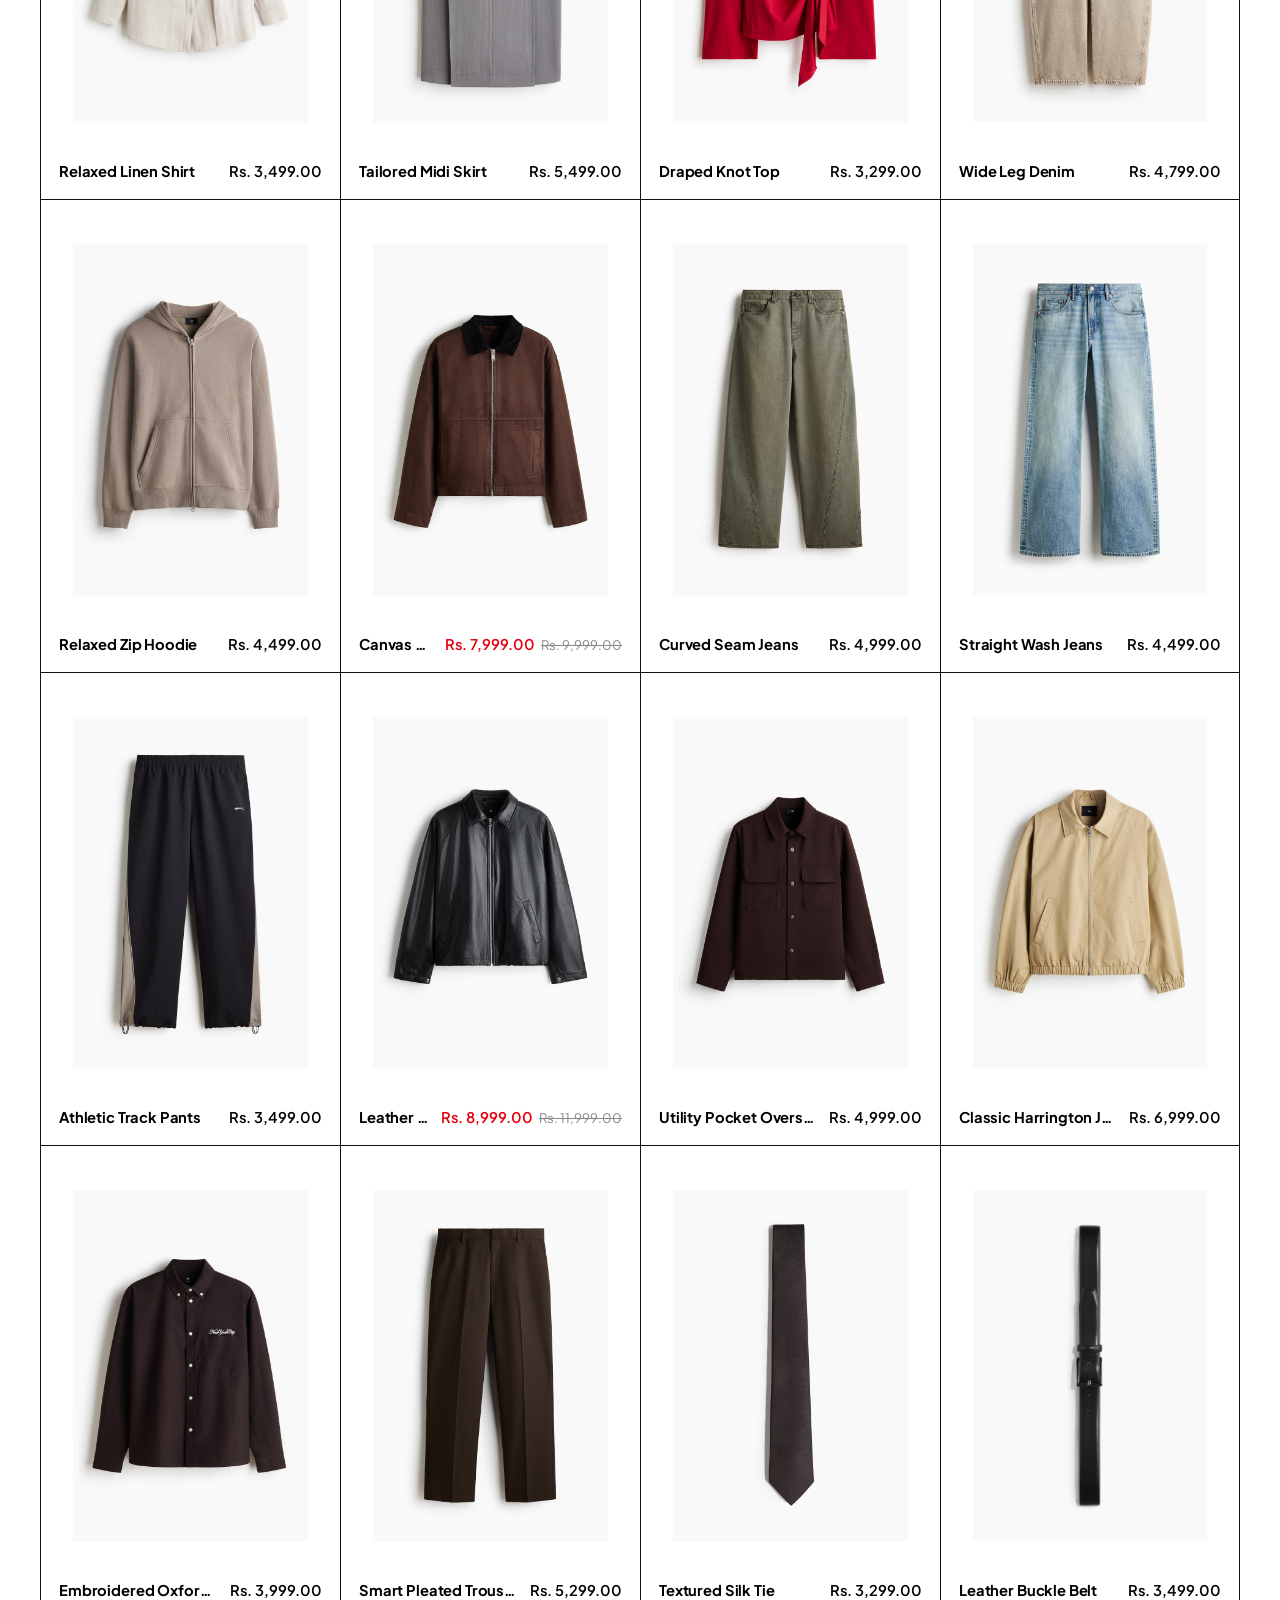
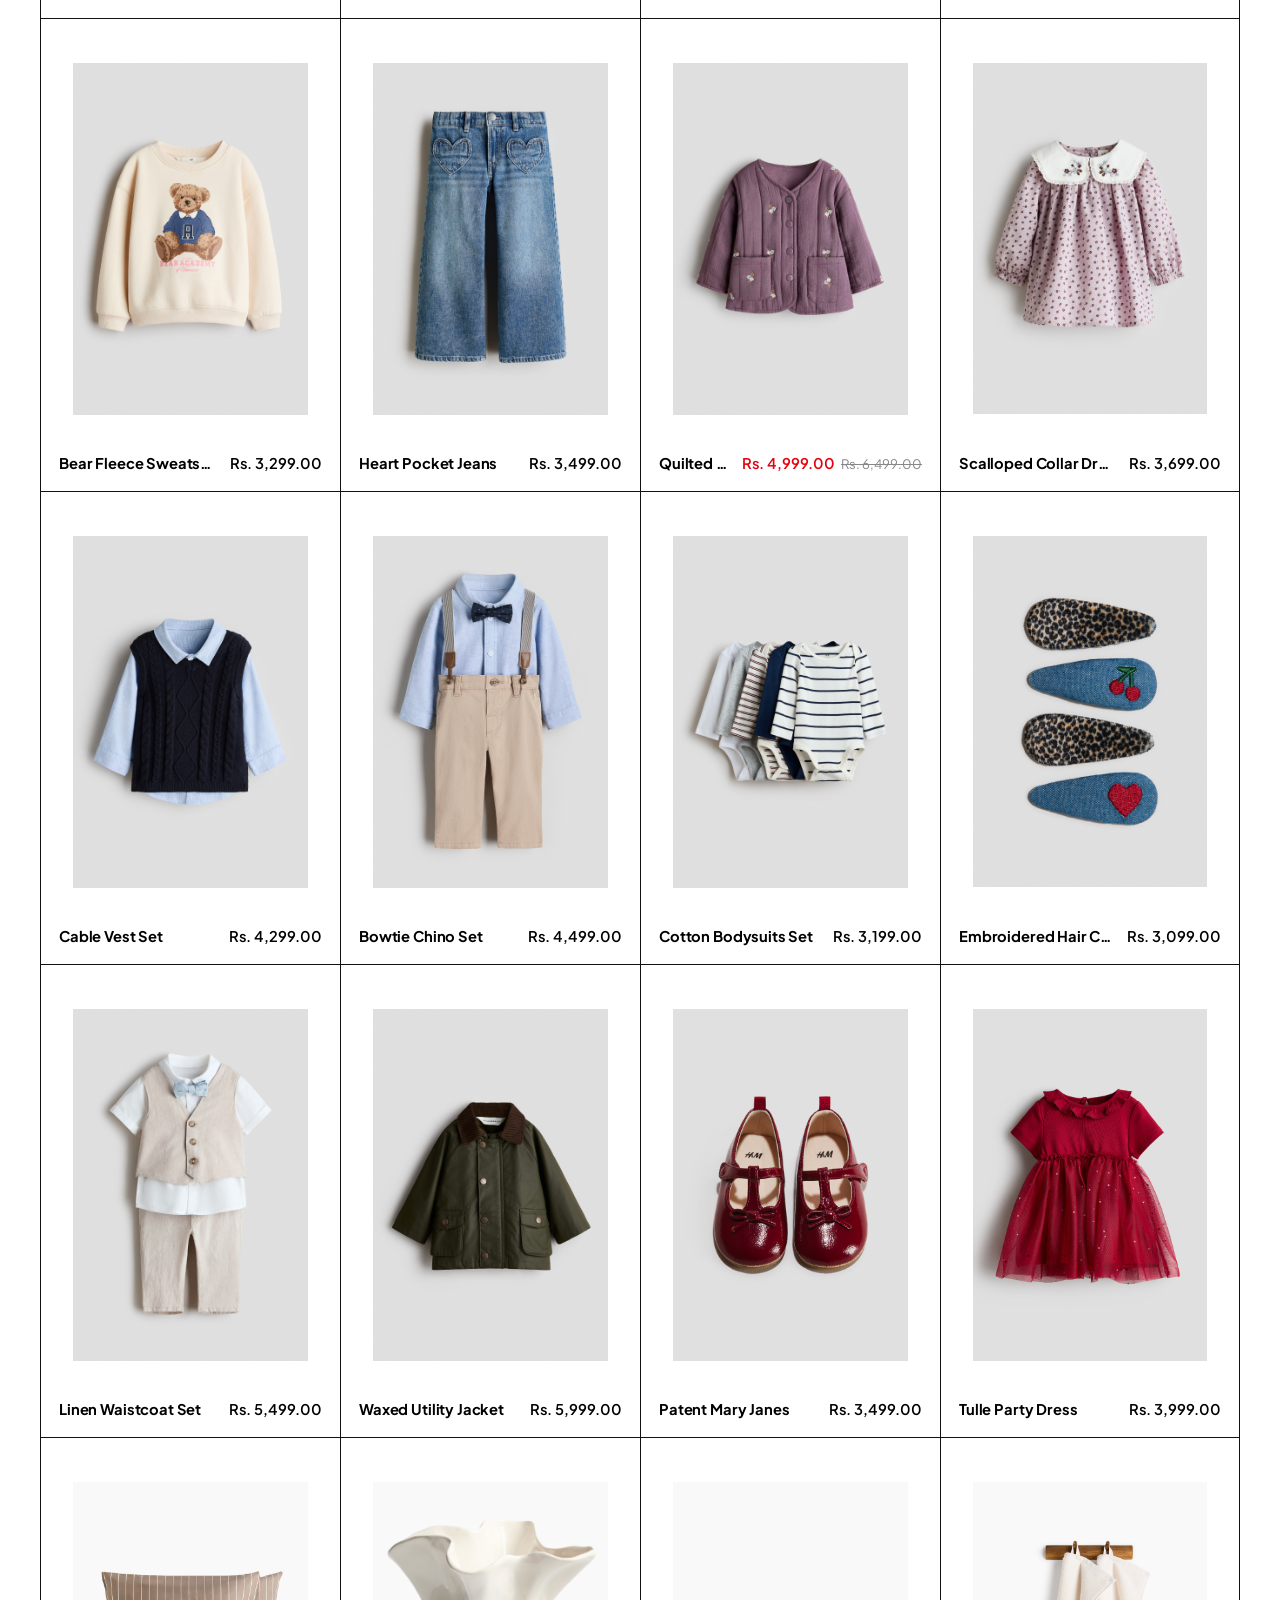
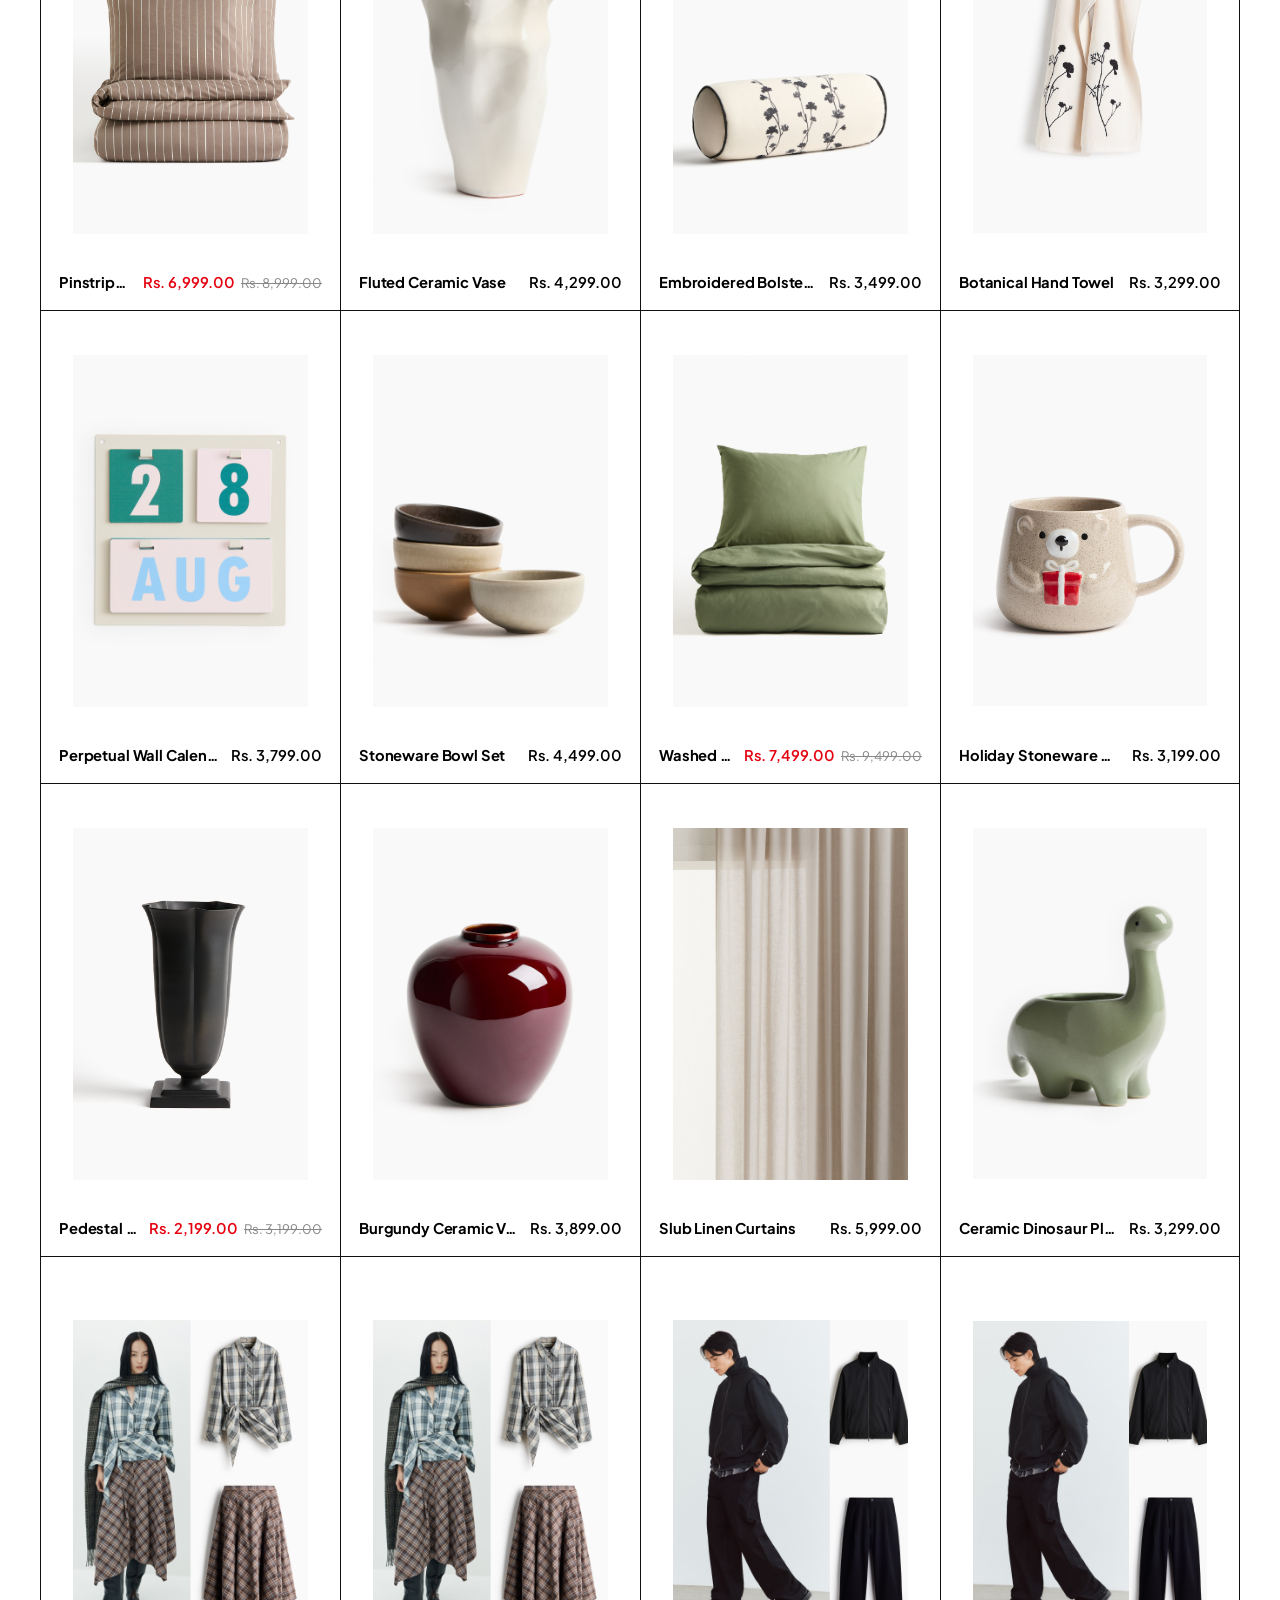
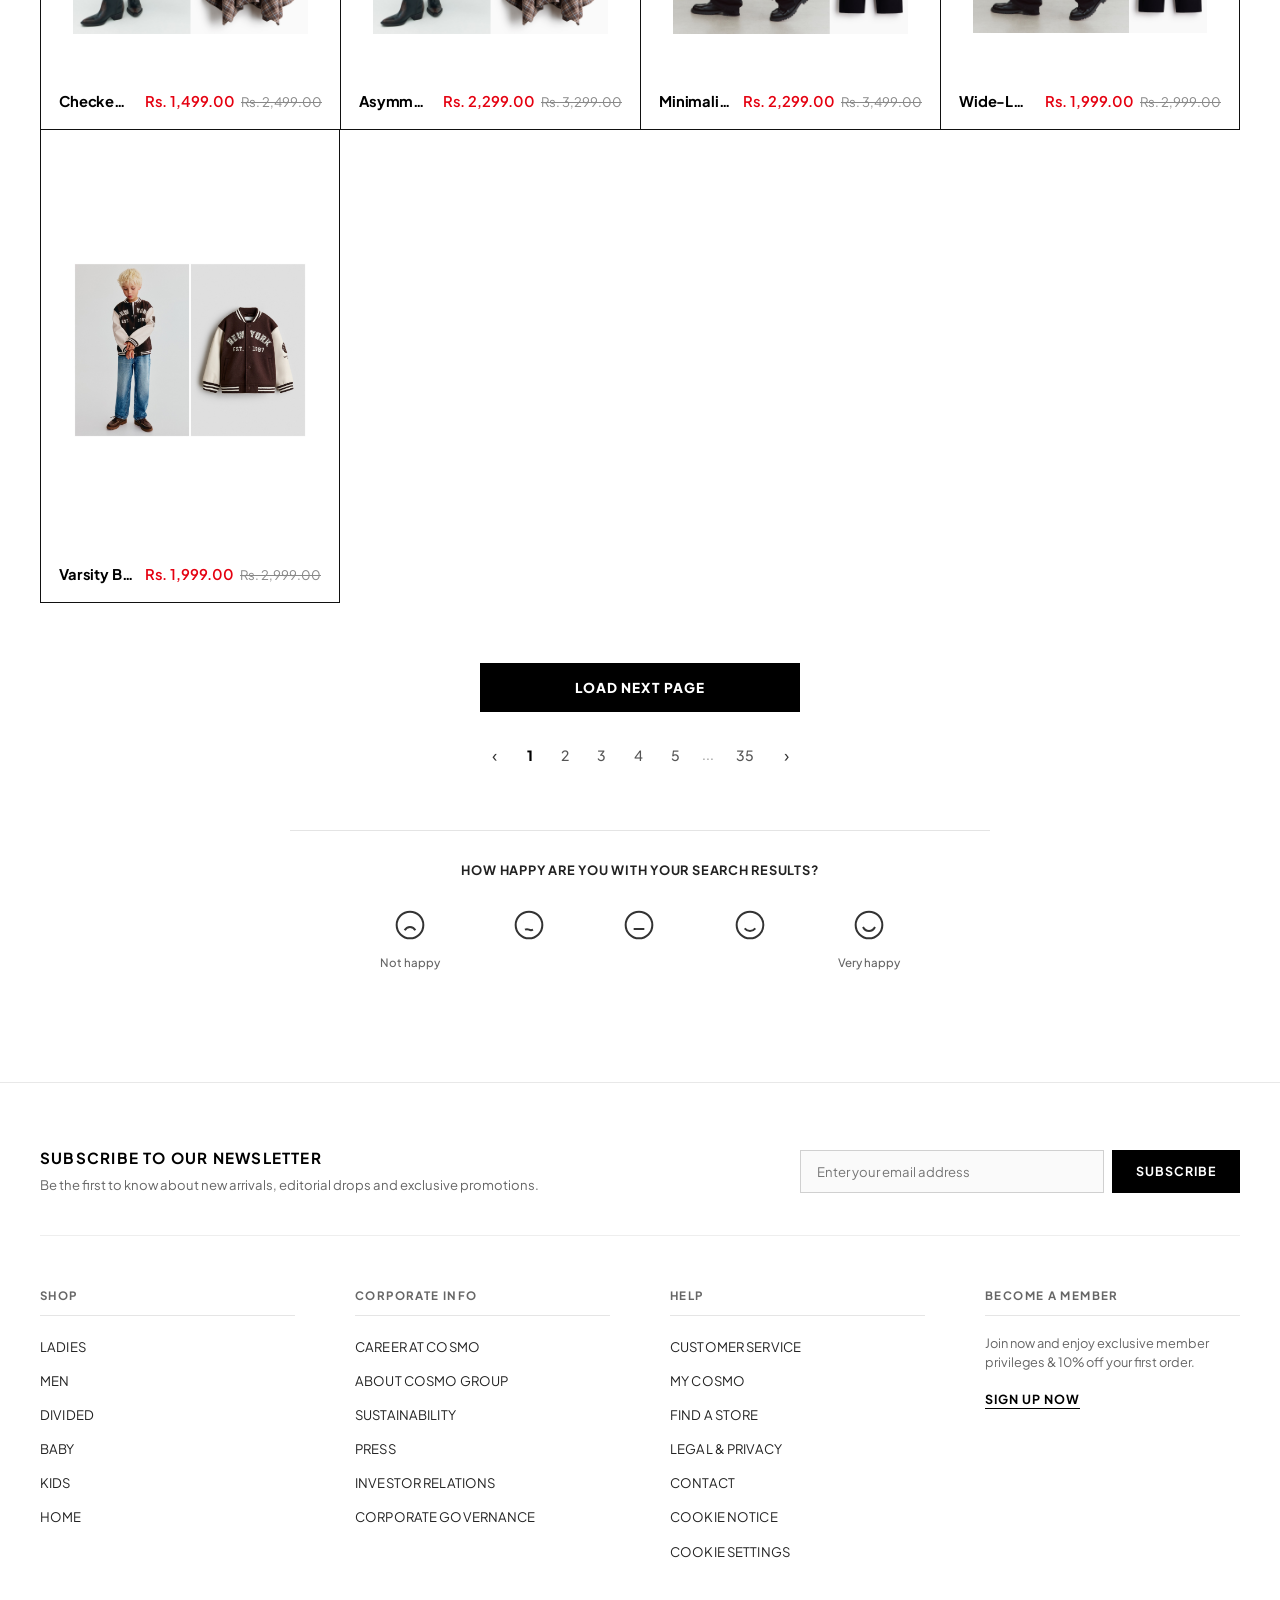
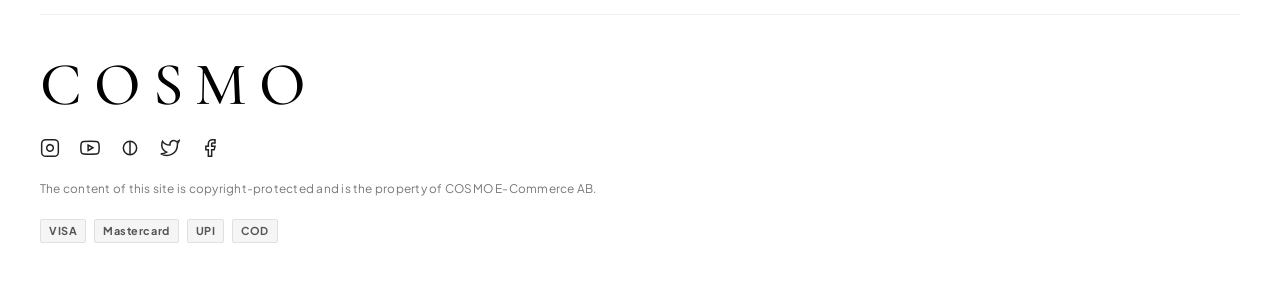
<file: search.html>
<!DOCTYPE html>
<html lang="en">

<head>
    <meta charset="UTF-8">
    <meta name="viewport" content="width=device-width, initial-scale=1.0">
    <title>Search Results | COSMO</title>
    <link rel="preconnect" href="https://fonts.googleapis.com">
    <link rel="preconnect" href="https://fonts.gstatic.com" crossorigin>
    <link
        href="https://fonts.googleapis.com/css2?family=Cormorant+Garamond:ital,wght@0,300;0,400;0,500;0,600;0,700;1,400&family=Plus+Jakarta+Sans:wght@300;400;500;600;700;800&family=Inter:wght@300;400;500;600;700;800&display=swap"
        rel="stylesheet">
    <link rel="stylesheet" href="styles.css">
    <!-- Auto System Dark/Light Theme Sync (Instant Zero-FOUC) -->
    <script>
        (function () {
            try {
                if (window.matchMedia && window.matchMedia('(prefers-color-scheme: dark)').matches) {
                    document.documentElement.setAttribute('data-theme', 'dark');
                } else {
                    document.documentElement.removeAttribute('data-theme');
                }
            } catch (e) {}
        })();
    </script>
</head>

<body data-page="search">
    <!-- Main Navigation Header (Exact Pure White COSMO Header) -->
    <header class="hm-header" id="hmHeader">
        <div class="header-container">
            <!-- Left: Category Navigation Links (LADIES, MEN, KIDS, HOME) -->
            <div class="header-left">
                <button class="mobile-menu-btn" id="mobileMenuBtn" aria-label="Open menu">
                    <span></span>
                    <span></span>
                    <span></span>
                </button>
                <nav class="hm-category-nav" id="categoryNav">
                    <div class="nav-item-wrapper" data-menu="ladies">
                        <a href="index.html" class="nav-link " data-category="ladies">LADIES</a>
                    </div>
                    <div class="nav-item-wrapper" data-menu="men">
                        <a href="men.html" class="nav-link " data-category="men">MEN</a>
                    </div>
                    <div class="nav-item-wrapper" data-menu="kids">
                        <a href="kids.html" class="nav-link " data-category="kids">KIDS</a>
                    </div>
                    <div class="nav-item-wrapper" data-menu="home">
                        <a href="home.html" class="nav-link " data-category="home">HOME</a>
                    </div>
                </nav>
            </div>

            <!-- Middle: Brand Logo Centered -->
            <div class="header-center">
                <a href="index.html" class="cosmo-logo-link" id="logoLink" aria-label="COSMO Home">
                    <span class="cosmo-brand-logo">COSMO</span>
                </a>
            </div>

            <!-- Right: Text Nav (ACCOUNT, SEARCH, FAV ICON, CART [0]) -->
            <div class="header-right">
                <button class="header-nav-text-btn" id="accountModalBtn" aria-label="Account">ACCOUNT</button>
                <button class="header-nav-text-btn" id="searchTriggerBtn" aria-label="Search">SEARCH</button>
                <a href="cart.html" class="header-nav-text-btn" id="bagTriggerBtn" aria-label="Shopping Cart">CART
                    [<span id="bagBadge">0</span>]</a>
                <button class="header-fav-btn" id="wishlistTriggerBtn" aria-label="Favorites">
                    <svg width="18" height="18" viewBox="0 0 24 24" fill="none" stroke="currentColor" stroke-width="1.8"
                        stroke-linecap="round" stroke-linejoin="round">
                        <path
                            d="M20.84 4.61a5.5 5.5 0 0 0-7.78 0L12 5.67l-1.06-1.06a5.5 5.5 0 0 0-7.78 7.78l1.06 1.06L12 21.23l7.78-7.78 1.06-1.06a5.5 5.5 0 0 0 0-7.78z">
                        </path>
                    </svg>
                    <span class="header-badge" id="wishlistBadge">0</span>
                </button>
            </div>
        </div>

        <!-- Interactive Mega Menu Dropdown Panel -->
        <div class="hm-mega-menu" id="hmMegaMenu">
            <div class="mega-menu-content" id="megaMenuContent">
                <!-- Injected dynamically -->
            </div>
        </div>
    </header>

    <!-- Main Search Results Page -->
    <main class="search-page-main" id="searchPageMain">
        <div class="search-header-container">
            <!-- Breadcrumbs -->
            <div class="search-breadcrumb-bar">
                <div class="search-breadcrumb-container">
                    <a href="index.html" class="search-breadcrumb-link">COSMO.COM</a>
                    <span class="search-breadcrumb-sep">/</span>
                    <span class="search-breadcrumb-current">SEARCH RESULTS</span>
                </div>
            </div>

            <!-- Hero Search Heading (Screenshot 1 Exact replica) -->
            <div class="search-hero-header">
                <div class="search-sub-label" id="searchSubLabel">SEARCH RESULT</div>
                <h1 class="search-query-heading" id="searchQueryHeading">SHIRTS</h1>
            </div>

            <!-- Category Section Navigation Tabs (ALL, LADIES, MEN, KIDS, HOME) -->
            <div class="search-category-tabs-wrapper">
                <div class="search-category-tabs" id="searchCategoryTabs">
                    <!-- Injected dynamically based on category matches -->
                </div>
            </div>

            <!-- Meta Bar: Product Count & Filter Trigger -->
            <div class="search-meta-bar">
                <div class="search-product-count-text" id="searchProductCount">0 products</div>
                <button type="button" class="search-filter-trigger-btn" id="searchFilterTriggerBtn">
                    FILTER
                    <svg width="18" height="18" viewBox="0 0 24 24" fill="none" stroke="#000" stroke-width="2">
                        <line x1="4" y1="21" x2="4" y2="14"></line>
                        <line x1="4" y1="10" x2="4" y2="3"></line>
                        <line x1="12" y1="21" x2="12" y2="12"></line>
                        <line x1="12" y1="8" x2="12" y2="3"></line>
                        <line x1="20" y1="21" x2="20" y2="16"></line>
                        <line x1="20" y1="12" x2="20" y2="3"></line>
                        <line x1="1" y1="14" x2="7" y2="14"></line>
                        <line x1="9" y1="8" x2="15" y2="8"></line>
                        <line x1="17" y1="16" x2="23" y2="16"></line>
                    </svg>
                </button>
            </div>

            <!-- Collapsible Filter Panel -->
            <div class="search-filter-panel" id="searchFilterPanel">
                <div class="search-filter-grid">
                    <!-- Sort Selection -->
                    <div class="search-filter-group">
                        <h4>Sort By</h4>
                        <select class="search-sort-select" id="searchSortSelect">
                            <option value="recommended">Recommended</option>
                            <option value="price-low">Price: Low to High</option>
                            <option value="price-high">Price: High to Low</option>
                            <option value="newest">Newest Arrivals</option>
                        </select>
                    </div>

                    <!-- Color Filter Options -->
                    <div class="search-filter-group">
                        <h4>Color</h4>
                        <div class="search-filter-options">
                            <label class="search-filter-option">
                                <input type="checkbox" class="search-color-chk" value="white"> White
                            </label>
                            <label class="search-filter-option">
                                <input type="checkbox" class="search-color-chk" value="blue"> Blue
                            </label>
                            <label class="search-filter-option">
                                <input type="checkbox" class="search-color-chk" value="pink"> Pink
                            </label>
                            <label class="search-filter-option">
                                <input type="checkbox" class="search-color-chk" value="black"> Black
                            </label>
                        </div>
                    </div>

                    <!-- Size Filter Options -->
                    <div class="search-filter-group">
                        <h4>Size</h4>
                        <div class="search-filter-options">
                            <label class="search-filter-option">
                                <input type="checkbox" class="search-size-chk" value="XS"> XS
                            </label>
                            <label class="search-filter-option">
                                <input type="checkbox" class="search-size-chk" value="S"> S
                            </label>
                            <label class="search-filter-option">
                                <input type="checkbox" class="search-size-chk" value="M"> M
                            </label>
                            <label class="search-filter-option">
                                <input type="checkbox" class="search-size-chk" value="L"> L
                            </label>
                            <label class="search-filter-option">
                                <input type="checkbox" class="search-size-chk" value="XL"> XL
                            </label>
                        </div>
                    </div>
                </div>

                <div class="search-filter-actions">
                    <button type="button" class="search-clear-filters-btn" id="searchClearFiltersBtn">CLEAR ALL</button>
                    <button type="button" class="search-apply-filters-btn" id="searchApplyFiltersBtn">APPLY
                        FILTERS</button>
                </div>
            </div>

            <!-- Minimalist 4-Column Product Grid (Screenshot 1) -->
            <div class="search-products-grid" id="searchProductsGrid">
                <!-- Products rendered dynamically -->
            </div>

            <!-- Empty Search Results State -->
            <div class="search-no-results" id="searchNoResults" style="display: none;">
                <div class="search-no-results-icon">
                    <svg width="40" height="40" viewBox="0 0 24 24" fill="none" stroke="#666" stroke-width="1.5">
                        <circle cx="11" cy="11" r="8"></circle>
                        <line x1="21" y1="21" x2="16.65" y2="16.65"></line>
                    </svg>
                </div>
                <h3>NO MATCHING PRODUCTS FOUND</h3>
                <p>We couldn't find matches for your search. Try another query or check out popular searches below:</p>
                <div class="search-suggested-tags">
                    <button type="button" class="search-tag-chip" onclick="handleSearchSubmit('shirts')">Shirts</button>
                    <button type="button" class="search-tag-chip" onclick="handleSearchSubmit('dress')">Dresses</button>
                    <button type="button" class="search-tag-chip"
                        onclick="handleSearchSubmit('hoodie')">Hoodies</button>
                    <button type="button" class="search-tag-chip" onclick="handleSearchSubmit('jeans')">Jeans</button>
                    <button type="button" class="search-tag-chip"
                        onclick="handleSearchSubmit('jacket')">Jackets</button>
                </div>
            </div>

            <!-- Bottom Pagination & Load More (Screenshot 2) -->
            <div class="search-bottom-controls" id="searchBottomControls">
                <button type="button" class="search-load-more-btn" id="searchLoadMoreBtn">LOAD NEXT PAGE</button>
                <div class="search-pagination-bar">
                    <button class="search-page-arrow" id="searchPrevPage" aria-label="Previous page">&lsaquo;</button>
                    <button class="search-page-btn active" onclick="setSearchPage(1)">1</button>
                    <button class="search-page-btn" onclick="setSearchPage(2)">2</button>
                    <button class="search-page-btn" onclick="setSearchPage(3)">3</button>
                    <button class="search-page-btn" onclick="setSearchPage(4)">4</button>
                    <button class="search-page-btn" onclick="setSearchPage(5)">5</button>
                    <span class="search-page-ellipsis">...</span>
                    <button class="search-page-btn" onclick="setSearchPage(35)">35</button>
                    <button class="search-page-arrow" id="searchNextPage" aria-label="Next page">&rsaquo;</button>
                </div>
            </div>

            <!-- Customer Feedback Survey (Screenshot 2 exact replica) -->
            <div class="search-feedback-container">
                <h4 class="search-feedback-heading">HOW HAPPY ARE YOU WITH YOUR SEARCH RESULTS?</h4>
                <div class="search-feedback-faces-row">
                    <!-- Face 1: Not Happy -->
                    <div class="search-feedback-face-col">
                        <button type="button" class="search-face-btn" onclick="submitSearchRating(1, this)"
                            title="Not happy">
                            <svg viewBox="0 0 24 24">
                                <circle cx="12" cy="12" r="10"></circle>
                                <line x1="8" y1="9" x2="8.01" y2="9" stroke-width="2.5"></line>
                                <line x1="16" y1="9" x2="16.01" y2="9" stroke-width="2.5"></line>
                                <path d="M16 16c-.8-1.5-2.2-2.5-4-2.5s-3.2 1-4 2.5"></path>
                            </svg>
                        </button>
                        <span class="search-face-label">Not happy</span>
                    </div>

                    <!-- Face 2 -->
                    <div class="search-feedback-face-col">
                        <button type="button" class="search-face-btn" onclick="submitSearchRating(2, this)"
                            title="Somewhat unhappy">
                            <svg viewBox="0 0 24 24">
                                <circle cx="12" cy="12" r="10"></circle>
                                <line x1="8" y1="9" x2="8.01" y2="9" stroke-width="2.5"></line>
                                <line x1="16" y1="9" x2="16.01" y2="9" stroke-width="2.5"></line>
                                <path d="M9 15.5c1-.5 2-.5 3 0s2 .5 3 0"></path>
                            </svg>
                        </button>
                        <span class="search-face-label"></span>
                    </div>

                    <!-- Face 3: Neutral -->
                    <div class="search-feedback-face-col">
                        <button type="button" class="search-face-btn" onclick="submitSearchRating(3, this)"
                            title="Neutral">
                            <svg viewBox="0 0 24 24">
                                <circle cx="12" cy="12" r="10"></circle>
                                <line x1="8" y1="9" x2="8.01" y2="9" stroke-width="2.5"></line>
                                <line x1="16" y1="9" x2="16.01" y2="9" stroke-width="2.5"></line>
                                <line x1="8" y1="15" x2="16" y2="15"></line>
                            </svg>
                        </button>
                        <span class="search-face-label"></span>
                    </div>

                    <!-- Face 4 -->
                    <div class="search-feedback-face-col">
                        <button type="button" class="search-face-btn" onclick="submitSearchRating(4, this)"
                            title="Happy">
                            <svg viewBox="0 0 24 24">
                                <circle cx="12" cy="12" r="10"></circle>
                                <line x1="8" y1="9" x2="8.01" y2="9" stroke-width="2.5"></line>
                                <line x1="16" y1="9" x2="16.01" y2="9" stroke-width="2.5"></line>
                                <path d="M8 14.5c1 1.2 2.2 2 4 2s3-0.8 4-2"></path>
                            </svg>
                        </button>
                        <span class="search-face-label"></span>
                    </div>

                    <!-- Face 5: Very Happy -->
                    <div class="search-feedback-face-col">
                        <button type="button" class="search-face-btn" onclick="submitSearchRating(5, this)"
                            title="Very happy">
                            <svg viewBox="0 0 24 24">
                                <circle cx="12" cy="12" r="10"></circle>
                                <line x1="8" y1="9" x2="8.01" y2="9" stroke-width="2.5"></line>
                                <line x1="16" y1="9" x2="16.01" y2="9" stroke-width="2.5"></line>
                                <path d="M7.5 13.5c1 2 2.5 3 4.5 3s3.5-1 4.5-3"></path>
                            </svg>
                        </button>
                        <span class="search-face-label">Very happy</span>
                    </div>
                </div>
                <div class="search-feedback-thankyou" id="searchFeedbackThankyou">
                    Thank you for your feedback! It helps us improve your shopping experience.
                </div>
            </div>
        </div>
    </main>

    <!-- COSMO Sign-In Modal -->
    <div class="hm-modal-overlay" id="signInModalOverlay">
        <div class="hm-signin-modal" id="signInModal" role="dialog" aria-modal="true" aria-labelledby="signinTitle">
            <button class="modal-close-icon" id="closeSignInModalBtn" aria-label="Close modal">✕</button>
            <div class="signin-modal-content">
                <h2 class="signin-title" id="signinTitle">SIGN IN</h2>
                <p class="signin-subtitle">Sign in with your email or sign up to become a COSMO member.</p>
                <form class="signin-form" id="signInForm">
                    <div class="form-group">
                        <label for="signinEmail" class="form-label">Email address *</label>
                        <input type="email" id="signinEmail" required class="signin-input"
                            placeholder="name@example.com">
                    </div>
                    <div class="form-group">
                        <label for="signinPassword" class="form-label">Password *</label>
                        <input type="password" id="signinPassword" required class="signin-input" placeholder="••••••••">
                    </div>
                    <button type="submit" class="signin-submit-btn">SIGN IN</button>
                </form>
            </div>
        </div>
    </div>

    <!-- COSMO Shopping Bag Drawer -->
    <div class="hm-bag-drawer" id="hmBagDrawer" aria-hidden="true">
        <div class="bag-header">
            <h3 class="bag-title">SHOPPING BAG</h3>
            <button class="bag-close-btn" id="closeBagDrawerBtn" aria-label="Close bag">✕</button>
        </div>
        <div class="bag-items-list" id="bagItemsList"></div>
        <div class="bag-footer">
            <div class="breakdown-row">
                <span>Order value:</span>
                <span id="bagSubtotalVal">Rs. 0.00</span>
            </div>
            <div class="breakdown-row">
                <span>Delivery:</span>
                <span class="delivery-free">FREE</span>
            </div>
            <div class="breakdown-row total-row">
                <span>Total:</span>
                <span id="bagTotalVal">Rs. 0.00</span>
            </div>
            <button class="checkout-submit-btn" id="checkoutBtn">CONTINUE TO CHECKOUT</button>
        </div>
    </div>

    <!-- COSMO Wishlist Drawer -->
    <div class="hm-wishlist-drawer" id="hmWishlistDrawer" aria-hidden="true">
        <div class="bag-header">
            <h3 class="bag-title">FAVORITES</h3>
            <button class="bag-close-btn" id="closeWishlistDrawerBtn" aria-label="Close favorites">✕</button>
        </div>
        <div class="wishlist-items-list" id="wishlistItemsList"></div>
    </div>

    <!-- Global Dimming Backdrop -->
    <div class="global-backdrop" id="globalBackdrop"></div>

    <!-- Toast Notification -->
    <div class="hm-toast" id="hmToast" role="status" aria-live="polite">
        <svg width="18" height="18" viewBox="0 0 24 24" fill="none" stroke="#fff" stroke-width="2">
            <polyline points="20 6 9 17 4 12"></polyline>
        </svg>
        <div class="toast-msg" id="toastMsg">Added to shopping bag</div>
    </div>

    <!-- Authentic COSMO Storefront Modular Footer -->
    <footer class="hm-footer" id="hmFooter">
        <!-- Newsletter Signup Banner -->
        <div class="footer-newsletter-wrap">
            <div class="newsletter-info">
                <h4>SUBSCRIBE TO OUR NEWSLETTER</h4>
                <p>Be the first to know about new arrivals, editorial drops and exclusive promotions.</p>
            </div>
            <form class="newsletter-form" id="footerNewsletterForm">
                <input type="email" required placeholder="Enter your email address" class="newsletter-input"
                    id="newsletterEmailInput" aria-label="Email address for newsletter">
                <button type="submit" class="newsletter-btn">SUBSCRIBE</button>
            </form>
        </div>

        <!-- Footer Links Grid (Desktop 4-column luxury layout / Mobile interactive stack) -->
        <div class="footer-links-grid" id="footerLinksGrid">
            <div class="footer-col" data-col="shop">
                <h4 class="footer-accordion-header">
                    <span>SHOP</span>
                    <span class="footer-accordion-icon">+</span>
                </h4>
                <ul class="footer-links-list">
                    <li><a href="index.html" class="footer-cat-link" data-cat="ladies">LADIES</a></li>
                    <li><a href="men.html" class="footer-cat-link" data-cat="men">MEN</a></li>
                    <li><a href="kids.html">DIVIDED</a></li>
                    <li><a href="kids.html">BABY</a></li>
                    <li><a href="kids.html" class="footer-cat-link" data-cat="kids">KIDS</a></li>
                    <li><a href="home.html" class="footer-cat-link" data-cat="home">HOME</a></li>
                </ul>
            </div>

            <div class="footer-col" data-col="corporate">
                <h4 class="footer-accordion-header">
                    <span>CORPORATE INFO</span>
                    <span class="footer-accordion-icon">+</span>
                </h4>
                <ul class="footer-links-list">
                    <li><a href="#">CAREER AT COSMO</a></li>
                    <li><a href="#">ABOUT COSMO GROUP</a></li>
                    <li><a href="#">SUSTAINABILITY</a></li>
                    <li><a href="#">PRESS</a></li>
                    <li><a href="#">INVESTOR RELATIONS</a></li>
                    <li><a href="#">CORPORATE GOVERNANCE</a></li>
                </ul>
            </div>

            <div class="footer-col" data-col="help">
                <h4 class="footer-accordion-header">
                    <span>HELP</span>
                    <span class="footer-accordion-icon">+</span>
                </h4>
                <ul class="footer-links-list">
                    <li><a href="#">CUSTOMER SERVICE</a></li>
                    <li><a href="#">MY COSMO</a></li>
                    <li><a href="#">FIND A STORE</a></li>
                    <li><a href="#">LEGAL & PRIVACY</a></li>
                    <li><a href="#">CONTACT</a></li>
                    <li><a href="#">COOKIE NOTICE</a></li>
                    <li><a href="#">COOKIE SETTINGS</a></li>
                </ul>
            </div>

            <div class="footer-col member-perks-col" data-col="member">
                <h4 class="footer-accordion-header">
                    <span>BECOME A MEMBER</span>
                    <span class="footer-accordion-icon">+</span>
                </h4>
                <div class="member-col-content">
                    <p class="member-signup-sub">Join now and enjoy exclusive member privileges & 10% off your first order.
                    </p>
                    <a href="#signin" class="footer-signup-link" id="footerSignupBtn">SIGN UP NOW</a>
                </div>
            </div>
        </div>

        <!-- Social Channels, Region & Copyright (Matching Screenshot 5) -->
        <div class="footer-bottom-bar">
            <div class="footer-brand-row">
                <div class="footer-logo">
                    <span class="cosmo-footer-logo">COSMO</span>
                </div>
            </div>

            <div class="footer-social-row">
                <div class="social-icons-row">
                    <a href="#" aria-label="Instagram" class="social-icon">
                        <svg width="20" height="20" viewBox="0 0 24 24" fill="none" stroke="#000" stroke-width="1.8">
                            <rect x="2" y="2" width="20" height="20" rx="5" ry="5"></rect>
                            <path d="M16 11.37A4 4 0 1 1 12.63 8 4 4 0 0 1 16 11.37z"></path>
                            <line x1="17.5" y1="6.5" x2="17.51" y2="6.5"></line>
                        </svg>
                    </a>
                    <a href="#" aria-label="YouTube" class="social-icon">
                        <svg width="20" height="20" viewBox="0 0 24 24" fill="none" stroke="#000" stroke-width="1.8">
                            <path
                                d="M22.54 6.42a2.78 2.78 0 0 0-1.94-2C18.88 4 12 4 12 4s-6.88 0-8.6.46a2.78 2.78 0 0 0-1.94 2A29 29 0 0 0 1 11.75a29 29 0 0 0 .46 5.33A2.78 2.78 0 0 0 3.4 19c1.72.46 8.6.46 8.6.46s6.88 0 8.6-.46a2.78 2.78 0 0 0 1.94-2 29 29 0 0 0 .46-5.25 29 29 0 0 0-.46-5.33z">
                            </path>
                            <polygon points="9.75 15.02 15.5 11.75 9.75 8.48 9.75 15.02"></polygon>
                        </svg>
                    </a>
                    <a href="#" aria-label="Pinterest" class="social-icon">
                        <svg width="20" height="20" viewBox="0 0 24 24" fill="none" stroke="#000" stroke-width="1.8">
                            <line x1="12" y1="4" x2="12" y2="20"></line>
                            <circle cx="12" cy="12" r="8"></circle>
                        </svg>
                    </a>
                    <a href="#" aria-label="Twitter" class="social-icon">
                        <svg width="20" height="20" viewBox="0 0 24 24" fill="none" stroke="#000" stroke-width="1.8">
                            <path
                                d="M23 3a10.9 10.9 0 0 1-3.14 1.53 4.48 4.48 0 0 0-7.86 3v1A10.66 10.66 0 0 1 3 4s-4 9 5 13a11.64 11.64 0 0 1-7 2c9 5 20 0 20-11.5a4.5 4.5 0 0 0-.08-.83A7.72 7.72 0 0 0 23 3z">
                            </path>
                        </svg>
                    </a>
                    <a href="#" aria-label="Facebook" class="social-icon">
                        <svg width="20" height="20" viewBox="0 0 24 24" fill="none" stroke="#000" stroke-width="1.8">
                            <path d="M18 2h-3a5 5 0 0 0-5 5v3H7v4h3v8h4v-8h3l1-4h-4V7a1 1 0 0 1 1-1h3z"></path>
                        </svg>
                    </a>
                </div>
            </div>

            <div class="footer-copyright-row">
                <p class="copyright-text">The content of this site is copyright-protected and is the property of COSMO
                    E-Commerce AB.</p>
            </div>

            <div class="footer-payments-row">
                <div class="footer-payment-badges">
                    <span class="payment-badge-pill">VISA</span>
                    <span class="payment-badge-pill">Mastercard</span>
                    <span class="payment-badge-pill">UPI</span>
                    <span class="payment-badge-pill">COD</span>
                </div>
            </div>
        </div>
    </footer>

    <!-- Main Logic Script -->
    <script src="main.js"></script>
</body>

</html>
</file>
<file: styles.css>
@import url('https://fonts.googleapis.com/css2?family=Cormorant+Garamond:ital,wght@0,300;0,400;0,500;0,600;0,700;1,400&family=Plus+Jakarta+Sans:wght@300;400;500;600;700;800&family=Inter:wght@300;400;500;600;700;800&display=swap');

/* ==========================================================================
   AUTHENTIC COSMO STOREFRONT STYLES
   ========================================================================== */

:root {
    --hm-red: #E50010;
    --hm-red-hover: #c4000d;
    --hm-black: #222222;
    --hm-dark: #121212;
    --hm-white: #ffffff;

    --hm-gray-50: #fafafa;
    --hm-gray-100: #f4f4f4;
    --hm-gray-200: #e4e4e4;
    --hm-gray-300: #cccccc;
    --hm-gray-400: #999999;
    --hm-gray-600: #767676;
    --hm-gray-800: #333333;

    --font-heading: 'Cormorant Garamond', 'Editorial New', 'Canela', Georgia, serif;
    --font-logo: 'Cormorant Garamond', 'Canela', 'Editorial New', Georgia, serif;
    --font-primary: 'Plus Jakarta Sans', 'Inter', -apple-system, BlinkMacSystemFont, 'Segoe UI', Roboto, Helvetica, Arial, sans-serif;

    --transition-fast: 0.2s cubic-bezier(0.25, 0.46, 0.45, 0.94);
    --transition-smooth: 0.35s cubic-bezier(0.16, 1, 0.3, 1);

    --shadow-subtle: 0 2px 10px rgba(0, 0, 0, 0.05);
    --shadow-deep: 0 15px 35px rgba(0, 0, 0, 0.15);

    --header-height: 70px;
    --announcement-height: 38px;

    /* Semantic Theme Tokens (Light Mode Default) */
    --theme-bg: #ffffff;
    --theme-bg-surface: #ffffff;
    --theme-bg-secondary: #f7f7f8;
    --theme-bg-card: #ffffff;
    --theme-bg-elevated: #f0f0f2;
    --theme-text: #111111;
    --theme-text-secondary: #555555;
    --theme-text-muted: #888888;
    --theme-border: #e6e6e8;
    --theme-border-subtle: #f0f0f0;
}

[data-theme="dark"] {
    --hm-black: #f5f5f7;
    --hm-dark: #f5f5f7;
    --hm-white: #121214;

    --hm-gray-50: #161619;
    --hm-gray-100: #1e1e24;
    --hm-gray-200: #292930;
    --hm-gray-300: #383842;
    --hm-gray-400: #6c6c78;
    --hm-gray-600: #9e9ea8;
    --hm-gray-800: #e2e2e8;

    --shadow-subtle: 0 2px 10px rgba(0, 0, 0, 0.4);
    --shadow-deep: 0 15px 35px rgba(0, 0, 0, 0.65);

    /* Semantic Theme Tokens (Dark Mode) */
    --theme-bg: #0c0c0e;
    --theme-bg-surface: #141417;
    --theme-bg-secondary: #18181c;
    --theme-bg-card: #18181c;
    --theme-bg-elevated: #222228;
    --theme-text: #f5f5f7;
    --theme-text-secondary: #a4a4af;
    --theme-text-muted: #6e6e78;
    --theme-border: #26262d;
    --theme-border-subtle: #1e1e24;
}

/* Base Resets */
*,
*::before,
*::after {
    box-sizing: border-box;
    margin: 0;
    padding: 0;
}

html {
    scroll-behavior: smooth;
    font-size: 16px;
}

body {
    font-family: var(--font-primary);
    background-color: var(--hm-white);
    color: var(--hm-black);
    line-height: 1.45;
    -webkit-font-smoothing: antialiased;
    overflow-x: hidden;
    transition: background-color 0.25s ease, color 0.25s ease;
}

a {
    text-decoration: none;
    color: inherit;
}

button {
    font-family: inherit;
    cursor: pointer;
    border: none;
    background: none;
    outline: none;
}

img {
    max-width: 100%;
    height: auto;
    display: block;
}

/* Editorial Headings (Cormorant Garamond / Ogg aesthetic) */
h1,
h2,
h3,
.editorial-title,
.hero-editorial-title,
.pdp-title,
.quickview-title,
.cart-title,
.drawer-title,
.search-drawer-title,
.account-modal-title,
.hero-clean-title,
.editorial-hero-title {
    font-family: var(--font-heading);
    letter-spacing: -0.01em;
}

/* ==========================================================================
   1. TOP ANNOUNCEMENT BAR (Screenshot 1)
   ========================================================================== */
.top-announcement-bar {
    background-color: var(--hm-white);
    color: #E50010;
    height: var(--announcement-height);
    display: flex;
    align-items: center;
    padding: 0 40px;
    position: relative;
    z-index: 100;
    border-bottom: 1px solid var(--hm-gray-200);
}

body:not([data-page="ladies"]):not([data-page="men"]):not([data-page="kids"]):not([data-page="home"]) .top-announcement-bar {
    display: none !important;
}

.announcement-content {
    display: flex;
    align-items: center;
    justify-content: space-between;
    width: 100%;
}

.promo-text-red,
.promo-text-clean {
    font-size: 0.74rem;
    font-weight: 700;
    letter-spacing: 0.05em;
    color: #E50010 !important;
    text-transform: uppercase;
}

.top-bar-expand-btn {
    color: var(--hm-red);
    font-size: 1.3rem;
    font-weight: 300;
    padding: 0 4px;
    display: flex;
    align-items: center;
    justify-content: center;
    transition: transform var(--transition-fast);
}

.top-bar-expand-btn.expanded {
    transform: rotate(45deg);
}

/* Collapsible Offer Drawer */
.promo-details-drawer {
    background-color: #fafafa;
    color: #222;
    max-height: 0;
    overflow: hidden;
    transition: max-height var(--transition-smooth);
    border-bottom: 1px solid var(--hm-gray-200);
}

.promo-details-drawer.open {
    max-height: 220px;
}

.promo-drawer-inner {
    display: grid;
    grid-template-columns: repeat(auto-fit, minmax(280px, 1fr));
    gap: 30px;
    padding: 20px 40px;
    max-width: 1400px;
    margin: 0 auto;
}

.promo-col h4 {
    font-size: 0.82rem;
    font-weight: 700;
    letter-spacing: 0.04em;
    margin-bottom: 6px;
    color: #000;
}

.promo-col p {
    font-size: 0.78rem;
    color: var(--hm-gray-600);
    margin-bottom: 8px;
    line-height: 1.4;
}

.promo-link {
    font-size: 0.75rem;
    font-weight: 700;
    color: #000;
    text-decoration: underline;
    text-underline-offset: 3px;
}

/* ==========================================================================
   2. MAIN HEADER (Screenshot 1 & 3)
   ========================================================================== */
.hm-header {
    background-color: var(--hm-white);
    color: var(--hm-black);
    position: sticky;
    top: 0;
    z-index: 99;
    border-bottom: 1px solid #f0f0f0;
}

.header-container {
    display: flex;
    align-items: center;
    justify-content: space-between;
    padding: 0 40px;
    height: var(--header-height);
    max-width: 1800px;
    margin: 0 auto;
    position: relative;
}

.header-left {
    display: flex;
    align-items: center;
    gap: 28px;
    flex: 1 1 0%;
}

.mobile-menu-btn {
    display: none;
    flex-direction: column;
    gap: 5px;
    width: 22px;
    cursor: pointer;
}

.mobile-menu-btn span {
    display: block;
    height: 2px;
    width: 100%;
    background-color: #000;
}

/* Primary Category Navigation - Left aligned */
.hm-category-nav {
    display: flex;
    align-items: center;
    gap: 28px;
    height: 100%;
    position: static;
    transform: none;
}

.nav-item-wrapper {
    height: 100%;
    display: flex;
    align-items: center;
    position: relative;
}

.nav-link {
    color: #111111;
    font-size: 0.74rem;
    font-weight: 600;
    letter-spacing: 0.08em;
    padding: 6px 0;
    position: relative;
    transition: color var(--transition-fast), opacity var(--transition-fast);
}

.nav-link:hover {
    color: #000000;
    opacity: 0.65;
}

.nav-link.active {
    color: #000000;
}

.nav-link.active::after {
    content: '';
    position: absolute;
    bottom: -1px;
    left: 0;
    width: 100%;
    height: 2px;
    background-color: #000000;
}

/* Header Center Brand Logo - Centered in Navbar */
.header-center {
    display: flex;
    align-items: center;
    justify-content: center;
    position: absolute;
    left: 50%;
    transform: translateX(-50%);
    pointer-events: auto;
}

.hm-logo-link,
.cosmo-logo-link {
    display: flex;
    align-items: center;
    text-decoration: none;
}

.cosmo-brand-logo {
    font-family: var(--font-logo);
    font-size: 1.85rem;
    font-weight: 500;
    letter-spacing: 0.16em;
    color: #000000;
    text-transform: uppercase;
    line-height: 1;
    transition: opacity var(--transition-fast);
}

.cosmo-brand-logo:hover {
    opacity: 0.8;
}

.cosmo-footer-logo {
    font-family: var(--font-logo);
    font-size: 1.65rem;
    font-weight: 500;
    letter-spacing: 0.16em;
    color: #000000;
    text-transform: uppercase;
    line-height: 1;
}

.hm-logo-svg {
    width: 65px;
    height: 30px;
}

/* Header Right Utilities - Minimal Text Links + Fav Icon */
.header-right {
    display: flex;
    align-items: center;
    justify-content: flex-end;
    gap: 20px;
    flex: 1 1 0%;
}

.header-nav-text-btn {
    background: none;
    border: none;
    color: #111111;
    font-family: var(--font-primary);
    font-size: 0.74rem;
    font-weight: 600;
    letter-spacing: 0.08em;
    text-transform: uppercase;
    cursor: pointer;
    text-decoration: none;
    padding: 6px 2px;
    display: inline-flex;
    align-items: center;
    line-height: 1;
    transition: opacity var(--transition-fast), color var(--transition-fast);
}

.header-nav-text-btn:hover {
    opacity: 0.65;
}

.header-fav-btn {
    background: none;
    border: none;
    color: #111111;
    cursor: pointer;
    display: inline-flex;
    align-items: center;
    justify-content: center;
    padding: 4px 2px;
    margin-left: 2px;
    position: relative;
    line-height: 1;
    transition: opacity var(--transition-fast), transform var(--transition-fast);
}

.header-fav-btn:hover {
    opacity: 0.7;
    transform: scale(1.08);
}

.header-fav-btn svg {
    display: block;
    stroke: currentColor;
}

.header-fav-btn .header-badge {
    position: absolute;
    top: -4px;
    right: -7px;
    background-color: #000000;
    color: #ffffff;
    font-size: 0.58rem;
    font-weight: 700;
    width: 15px;
    height: 15px;
    border-radius: 50%;
    display: flex;
    align-items: center;
    justify-content: center;
    line-height: 1;
}

.search-box-wrapper {
    position: relative;
    display: flex;
    align-items: center;
}

.search-trigger-btn {
    color: var(--hm-black);
    display: flex;
    align-items: center;
    padding: 6px;
    border-radius: 50%;
    transition: background-color var(--transition-fast), color var(--transition-fast);
}

.search-trigger-btn svg {
    stroke: currentColor;
}

.search-trigger-btn:hover {
    background-color: rgba(0, 0, 0, 0.05);
}

[data-theme="dark"] .search-trigger-btn:hover {
    background-color: rgba(255, 255, 255, 0.08);
}

/* Theme Mode Toggle Button (Hidden: theme switches automatically based on OS preference) */
.theme-toggle-btn {
    display: none !important;
    align-items: center;
    justify-content: center;
    border-radius: 50%;
    color: var(--hm-black);
    cursor: pointer;
    background: transparent;
    border: 1px solid transparent;
    padding: 6px;
    transition: background-color var(--transition-fast), border-color var(--transition-fast), transform var(--transition-fast), color var(--transition-fast);
}

.theme-toggle-btn:hover {
    background-color: rgba(0, 0, 0, 0.05);
    transform: scale(1.08);
}

[data-theme="dark"] .theme-toggle-btn:hover {
    background-color: rgba(255, 255, 255, 0.1);
}

.theme-toggle-btn .theme-icon-sun,
.theme-toggle-btn .theme-icon-moon {
    display: flex;
    align-items: center;
    justify-content: center;
    transition: transform 0.35s cubic-bezier(0.34, 1.56, 0.64, 1), opacity 0.25s ease;
}

/* Light mode defaults: show moon */
:root:not([data-theme="dark"]) .theme-toggle-btn .theme-icon-sun {
    display: none;
}

:root:not([data-theme="dark"]) .theme-toggle-btn .theme-icon-moon {
    display: flex;
    color: #222222;
}

:root:not([data-theme="dark"]) .theme-toggle-btn:hover .theme-icon-moon {
    transform: rotate(-18deg);
}

/* Dark mode: show golden sun */
[data-theme="dark"] .theme-toggle-btn .theme-icon-sun {
    display: flex;
    color: #facc15;
}

[data-theme="dark"] .theme-toggle-btn:hover .theme-icon-sun {
    transform: rotate(45deg);
}

[data-theme="dark"] .theme-toggle-btn .theme-icon-moon {
    display: none;
}

.search-box-wrapper>.search-input-box,
.search-box-wrapper>.search-dropdown {
    display: none !important;
}

/* ==========================================================================
   APPLE-INSPIRED FULL-WIDTH SEARCH OVERLAY (Reference Exact Match)
   ========================================================================== */
.apple-search-overlay {
    position: fixed;
    top: 0;
    left: 0;
    width: 100%;
    height: 100%;
    z-index: 3000;
    display: flex;
    flex-direction: column;
    opacity: 0;
    visibility: hidden;
    transition: opacity 0.25s ease, visibility 0.25s ease;
}

.apple-search-overlay.active {
    opacity: 1;
    visibility: visible;
}

/* Blurred / Dimmed Backdrop */
.apple-search-backdrop {
    position: absolute;
    top: 0;
    left: 0;
    width: 100%;
    height: 100%;
    background: rgba(0, 0, 0, 0.45);
    backdrop-filter: blur(20px);
    -webkit-backdrop-filter: blur(20px);
    transition: opacity 0.25s ease;
}

/* Modal Content Card Sliding from Top */
.apple-search-modal {
    position: relative;
    width: 100%;
    background: #ffffff;
    box-shadow: 0 20px 40px rgba(0, 0, 0, 0.15);
    transform: translateY(-20px);
    transition: transform 0.3s cubic-bezier(0.16, 1, 0.3, 1);
    max-height: 85vh;
    display: flex;
    flex-direction: column;
    z-index: 3001;
    border-bottom: 1px solid #e5e5e5;
}

.apple-search-overlay.active .apple-search-modal {
    transform: translateY(0);
}

.apple-search-container {
    width: 100%;
    max-width: 820px;
    margin: 0 auto;
    padding: 28px 32px;
    display: flex;
    flex-direction: column;
}

/* Search Bar Input Row (Apple Reference Exact Match) */
.apple-search-bar {
    display: flex;
    align-items: center;
    gap: 16px;
    padding-bottom: 12px;
    border-bottom: 1px solid #eeeeee;
    position: relative;
}

.apple-search-icon {
    display: flex;
    align-items: center;
    justify-content: center;
    color: #888888;
    flex-shrink: 0;
}

.apple-search-input {
    flex: 1;
    border: none;
    background: transparent;
    outline: none;
    font-family: var(--font-primary);
    font-size: 1.45rem;
    font-weight: 500;
    color: #111111;
    letter-spacing: -0.01em;
    padding: 4px 0;
}

.apple-search-input::placeholder {
    color: #9e9ea7;
    font-weight: 400;
}

.apple-search-clear-btn {
    width: 26px;
    height: 26px;
    border-radius: 50%;
    background: #e4e4e7;
    color: #555555;
    font-size: 0.8rem;
    display: none;
    align-items: center;
    justify-content: center;
    cursor: pointer;
    border: none;
    transition: all 0.15s ease;
    flex-shrink: 0;
}

.apple-search-clear-btn.visible {
    display: flex;
}

.apple-search-clear-btn:hover {
    background: #d4d4d8;
    color: #111111;
}

.apple-search-cancel-btn {
    font-family: var(--font-primary);
    font-size: 0.95rem;
    font-weight: 500;
    color: #0066cc;
    background: none;
    border: none;
    cursor: pointer;
    padding: 6px 12px;
    border-radius: 6px;
    transition: background 0.15s ease, color 0.15s ease;
    flex-shrink: 0;
}

.apple-search-cancel-btn:hover {
    background: rgba(0, 102, 204, 0.08);
}

/* Search Content Scroll Area */
.apple-search-content {
    padding: 24px 0 16px;
    overflow-y: auto;
    max-height: calc(85vh - 120px);
}

/* Sections Grid */
.apple-search-sections {
    display: flex;
    flex-direction: column;
    gap: 28px;
}

.apple-search-section-title {
    font-size: 0.75rem;
    font-weight: 600;
    letter-spacing: 0.08em;
    text-transform: uppercase;
    color: #888888;
    margin-bottom: 12px;
}

/* Suggested Links (Apple arrow links) */
.apple-suggested-links {
    display: flex;
    flex-direction: column;
}

.apple-link-item {
    display: flex;
    align-items: center;
    gap: 12px;
    padding: 9px 8px;
    border-radius: 6px;
    text-decoration: none;
    color: #1d1d1f;
    font-size: 1rem;
    font-weight: 500;
    transition: background 0.15s ease, color 0.15s ease, transform 0.15s ease;
    cursor: pointer;
}

.apple-link-item .apple-link-arrow {
    color: #86868b;
    font-size: 1.1rem;
    transition: transform 0.15s ease, color 0.15s ease;
}

.apple-link-item:hover {
    background: #f5f5f7;
    color: #000000;
}

.apple-link-item:hover .apple-link-arrow {
    transform: translateX(4px);
    color: #000000;
}

/* Suggested Searches (Apple query pills) */
.apple-suggested-searches {
    display: flex;
    flex-direction: column;
}

.apple-search-pill {
    display: flex;
    align-items: center;
    gap: 12px;
    padding: 9px 8px;
    border-radius: 6px;
    background: transparent;
    border: none;
    text-align: left;
    color: #1d1d1f;
    font-size: 0.95rem;
    font-weight: 400;
    cursor: pointer;
    width: 100%;
    transition: background 0.15s ease, color 0.15s ease;
}

.apple-search-pill svg {
    stroke: #86868b;
    flex-shrink: 0;
}

.apple-search-pill:hover {
    background: #f5f5f7;
    color: #000000;
}

.apple-search-pill:hover svg {
    stroke: #000000;
}

/* Live Product Results Grid */
.apple-search-results-grid {
    display: grid;
    grid-template-columns: repeat(auto-fill, minmax(240px, 1fr));
    gap: 14px;
    margin-top: 14px;
}

.apple-result-card {
    display: flex;
    align-items: center;
    gap: 14px;
    padding: 10px 12px;
    border-radius: 8px;
    border: 1px solid #eeeeee;
    background: #fafafa;
    text-decoration: none;
    color: inherit;
    cursor: pointer;
    transition: all 0.2s ease;
}

.apple-result-card:hover {
    background: #ffffff;
    border-color: #cccccc;
    box-shadow: 0 4px 16px rgba(0, 0, 0, 0.06);
    transform: translateY(-2px);
}

.apple-result-thumb {
    width: 52px;
    height: 66px;
    object-fit: cover;
    border-radius: 4px;
    background: #eee;
    flex-shrink: 0;
}

.apple-result-info {
    display: flex;
    flex-direction: column;
    gap: 3px;
    overflow: hidden;
}

.apple-result-title {
    font-size: 0.86rem;
    font-weight: 600;
    color: #111111;
    white-space: nowrap;
    overflow: hidden;
    text-overflow: ellipsis;
}

.apple-result-cat {
    font-size: 0.72rem;
    font-weight: 600;
    letter-spacing: 0.05em;
    color: #888888;
    text-transform: uppercase;
}

.apple-result-price {
    font-size: 0.82rem;
    font-weight: 700;
    color: #111111;
}

/* View All Results Action Banner */
.apple-view-all-btn {
    display: flex;
    align-items: center;
    justify-content: center;
    gap: 8px;
    width: 100%;
    padding: 14px;
    margin-top: 18px;
    border-radius: 8px;
    background: #111111;
    color: #ffffff;
    font-size: 0.88rem;
    font-weight: 600;
    letter-spacing: 0.02em;
    border: none;
    cursor: pointer;
    transition: background 0.2s ease, transform 0.15s ease;
}

.apple-view-all-btn:hover {
    background: #000000;
    transform: translateY(-1px);
}

/* Dark Mode Tokens for Apple Search */
[data-theme="dark"] .apple-search-modal {
    background: var(--theme-bg-surface);
    border-bottom-color: var(--theme-border);
}

[data-theme="dark"] .apple-search-bar {
    border-bottom-color: var(--theme-border);
}

[data-theme="dark"] .apple-search-input {
    color: #ffffff;
}

[data-theme="dark"] .apple-search-input::placeholder {
    color: var(--theme-text-muted);
}

[data-theme="dark"] .apple-search-clear-btn {
    background: var(--theme-bg-elevated);
    color: var(--theme-text);
}

[data-theme="dark"] .apple-search-cancel-btn {
    color: #38bdf8;
}

[data-theme="dark"] .apple-search-section-title {
    color: var(--theme-text-muted);
}

[data-theme="dark"] .apple-link-item {
    color: #f5f5f7;
}

[data-theme="dark"] .apple-link-item:hover {
    background: var(--theme-bg-secondary);
}

[data-theme="dark"] .apple-search-pill {
    color: #f5f5f7;
}

[data-theme="dark"] .apple-search-pill:hover {
    background: var(--theme-bg-secondary);
}

[data-theme="dark"] .apple-result-card {
    background: var(--theme-bg-card);
    border-color: var(--theme-border);
}

[data-theme="dark"] .apple-result-card:hover {
    background: var(--theme-bg-secondary);
    border-color: var(--theme-border-subtle);
}

[data-theme="dark"] .apple-result-title,
[data-theme="dark"] .apple-result-price {
    color: #ffffff;
}

[data-theme="dark"] .apple-view-all-btn {
    background: #ffffff;
    color: #000000;
}

.header-icon-btn {
    color: var(--hm-black);
    display: flex;
    align-items: center;
    padding: 6px;
    position: relative;
    border-radius: 50%;
    transition: background-color var(--transition-fast), color var(--transition-fast);
}

.header-icon-btn svg {
    stroke: currentColor;
    transition: stroke var(--transition-fast);
}

.header-icon-btn:hover {
    background-color: rgba(0, 0, 0, 0.05);
}

[data-theme="dark"] .header-icon-btn:hover {
    background-color: rgba(255, 255, 255, 0.08);
}

.header-badge {
    position: absolute;
    top: 0px;
    right: -2px;
    background-color: var(--hm-red);
    color: #fff;
    font-size: 0.65rem;
    font-weight: 700;
    width: 16px;
    height: 16px;
    border-radius: 50%;
    display: flex;
    align-items: center;
    justify-content: center;
}

/* ==========================================================================
   3. MEGA MENU DROPDOWN (Exact Screenshot 3 Replica)
   ========================================================================== */
.hm-mega-menu {
    background-color: #ffffff;
    color: #222222;
    border-top: 1px solid #eaeaea;
    border-bottom: 1px solid #eaeaea;
    position: absolute;
    top: 100%;
    left: 0;
    width: 100%;
    max-height: 0;
    overflow: hidden;
    opacity: 0;
    visibility: hidden;
    transition: all var(--transition-smooth);
    box-shadow: 0 10px 25px rgba(0, 0, 0, 0.08);
    z-index: 100;
}

.hm-mega-menu.open {
    max-height: 700px;
    opacity: 1;
    visibility: visible;
}

.mega-menu-content {
    max-width: 1600px;
    margin: 0 auto;
    padding: 30px 40px;
    display: grid;
    grid-template-columns: 240px 1fr;
    gap: 40px;
}

.mega-left-col {
    display: flex;
    flex-direction: column;
    gap: 20px;
}

.mega-primary-links {
    display: flex;
    flex-direction: column;
    gap: 8px;
}

.mega-link {
    font-size: 0.78rem;
    font-weight: 700;
    letter-spacing: 0.04em;
    color: #222222;
    text-transform: uppercase;
    transition: color var(--transition-fast);
}

.mega-link:hover {
    color: #000000;
    text-decoration: underline;
}

.mega-link.red-highlight {
    color: var(--hm-red);
}

.mega-main-categories {
    display: flex;
    flex-direction: column;
    gap: 8px;
    padding-top: 12px;
    border-top: 1px solid #f0f0f0;
}

.mega-secondary-links {
    display: flex;
    flex-direction: column;
    gap: 6px;
    padding-top: 16px;
    border-top: 1px solid #f0f0f0;
}

.mega-sub-link {
    font-size: 0.72rem;
    color: #767676;
    letter-spacing: 0.04em;
    text-transform: uppercase;
}

.mega-sub-link:hover {
    color: #000000;
}

.mega-cards-grid {
    display: grid;
    grid-template-columns: repeat(5, minmax(0, 1fr));
    gap: 18px;
    align-items: start;
    width: 100%;
}

.mega-card {
    position: relative;
    cursor: pointer;
    text-decoration: none;
    display: flex;
    flex-direction: column;
    overflow: hidden;
}

.mega-card img {
    width: 100%;
    aspect-ratio: 2 / 3;
    height: auto;
    object-fit: cover;
    object-position: center top;
    transform-origin: center top;
    display: block;
    background-color: #f7f7f7;
    transition: transform 0.4s cubic-bezier(0.16, 1, 0.3, 1), filter 0.3s ease;
}

.mega-card:hover img {
    transform: scale(1.03);
}

.mega-card-label {
    margin-top: 10px;
    font-size: 0.72rem;
    font-weight: 700;
    letter-spacing: 0.04em;
    color: #222;
    text-transform: uppercase;
    line-height: 1.35;
    transition: color 0.2s ease;
}

.mega-card:hover .mega-card-label {
    color: #000000;
    text-decoration: underline;
}

.mega-editorial-bg {
    position: relative;
    height: 100%;
    min-height: 380px;
    background: #f4f4f4;
    overflow: hidden;
}

.mega-editorial-bg img {
    width: 100%;
    height: 100%;
    object-fit: cover;
}

/* ==========================================================================
   4. EDITORIAL HERO SECTION (Responsive PC & Mobile Campaign Banners)
   ========================================================================== */
.editorial-hero-section {
    position: relative;
    width: 100%;
    background-color: #ffffff;
    overflow: hidden;
}

.hero-image-wrapper {
    position: relative;
    width: 100%;
    height: auto;
    /* Natural full display on PC so banner starts cleanly after navbar with no top cropping */
    background: var(--theme-bg);
    display: block;
    overflow: hidden;
}

.hero-editorial-img {
    width: 100%;
    height: auto;
    display: block;
    transition: transform 0.4s ease;
}

/* Interactive Square Pricing Hotspot Pin (Exact Match to Reference Images 1 & 2) */
.hero-hotspot-pin {
    position: absolute;
    transform: translate(-50%, -50%);
    z-index: 10;
    pointer-events: auto;
}

.hotspot-pulse {
    position: absolute;
    top: 50%;
    left: 8px;
    transform: translateY(-50%);
    width: 8px;
    height: 8px;
    background: rgba(0, 0, 0, 0.4);
    border-radius: 1px;
    pointer-events: none;
    animation: pulseWaveSquare 2.2s infinite ease-out;
}

@keyframes pulseWaveSquare {
    0% {
        box-shadow: 0 0 0 0 rgba(0, 0, 0, 0.45);
    }

    70% {
        box-shadow: 0 0 0 9px rgba(0, 0, 0, 0);
    }

    100% {
        box-shadow: 0 0 0 0 rgba(0, 0, 0, 0);
    }
}

.hotspot-tag-card {
    display: inline-flex;
    align-items: center;
    gap: 6px;
    background: #ffffff;
    padding: 3px 8px 3px 6px;
    border-radius: 2px;
    border: 1px solid rgba(0, 0, 0, 0.14);
    box-shadow: 0 2px 8px rgba(0, 0, 0, 0.18);
    transition: transform 0.2s cubic-bezier(0.16, 1, 0.3, 1), box-shadow 0.2s ease, background-color 0.2s ease;
    cursor: pointer;
    text-decoration: none;
    line-height: 1;
}

.hotspot-tag-card:hover {
    background: #ffffff;
    transform: scale(1.06);
    box-shadow: 0 4px 14px rgba(0, 0, 0, 0.26);
}

.hotspot-square-icon {
    width: 7px;
    height: 7px;
    background-color: #000000;
    border-radius: 1px;
    display: inline-block;
    flex-shrink: 0;
}

.hotspot-label {
    font-family: var(--font-primary);
    font-size: 0.72rem;
    font-weight: 700;
    color: #000000;
    letter-spacing: 0.02em;
    white-space: nowrap;
    line-height: 1.2;
}

/* Red Bold Text on Bottom Left (Screenshot 1) */
.hero-red-text-overlay {
    position: absolute;
    bottom: 36px;
    left: 40px;
    z-index: 5;
}

.hero-red-heading,
.hero-red-subheading {
    font-family: var(--font-primary);
    font-size: 3.6rem;
    font-weight: 900;
    letter-spacing: -0.01em;
    line-height: 1.02;
    color: var(--hm-red);
    text-transform: uppercase;
    text-shadow: 0 2px 10px rgba(255, 255, 255, 0.4);
}

/* Hero Bottom Info Bar (Screenshot 1) */
.hero-bottom-info-bar {
    background-color: var(--hm-white);
    border-bottom: 1px solid var(--hm-gray-200);
    padding: 16px 40px;
    display: flex;
    justify-content: space-between;
    align-items: center;
}

.info-bar-left {
    display: flex;
    flex-direction: column;
    gap: 4px;
}

.info-bar-title {
    font-size: 0.8rem;
    font-weight: 700;
    color: #000;
    text-transform: uppercase;
    letter-spacing: 0.04em;
}

.info-bar-timer {
    display: flex;
    align-items: center;
    gap: 6px;
    font-size: 0.8rem;
    font-weight: 600;
    color: #222;
}

.timer-square {
    font-size: 0.65rem;
}

.info-bar-terms {
    font-size: 0.72rem;
    color: var(--hm-gray-600);
}

.info-bar-expand-btn {
    font-size: 1.4rem;
    font-weight: 300;
    color: #222;
    padding: 4px 8px;
}

/* Bold NEW ARRIVALS Bar (Replacing COSMO.COM / Category with Bold Title) */
.hm-new-arrivals-bar {
    background-color: var(--hm-white);
    padding: 24px 32px 12px;
    width: 100%;
}

.new-arrivals-container {
    max-width: 1750px;
    margin: 0 auto;
}

.new-arrivals-heading {
    font-family: var(--font-primary);
    font-size: 1.25rem;
    font-weight: 900;
    letter-spacing: 0.04em;
    color: #000000;
    text-transform: uppercase;
    margin: 0;
    line-height: 1.2;
}

/* Breadcrumb Bar (For Cart and Other Supporting Pages) */
.hm-breadcrumb-bar {
    background-color: var(--hm-white);
    padding: 16px 40px;
    border-bottom: 1px solid #f0f0f0;
}

.breadcrumb-container {
    max-width: 1800px;
    margin: 0 auto;
    font-size: 0.75rem;
    font-weight: 700;
    letter-spacing: 0.06em;
}

.breadcrumb-link {
    color: var(--hm-gray-600);
}

.breadcrumb-sep {
    margin: 0 6px;
    color: var(--hm-gray-400);
}

.breadcrumb-current {
    color: #000000;
}

/* ==========================================================================
   5. CATALOG & PRODUCT GRID (Screenshot 2 / User Image)
   ========================================================================== */
.hm-catalog-main {
    width: 100%;
    margin: 0 auto;
    padding: 20px 24px 70px;
    background-color: #ffffff;
}

.catalog-container {
    width: 100%;
}

.catalog-toolbar {
    display: flex;
    justify-content: space-between;
    align-items: center;
    padding-bottom: 16px;
    margin-bottom: 24px;
    border-bottom: 1px solid var(--hm-gray-200);
}

.toolbar-left {
    display: flex;
    align-items: center;
    gap: 20px;
}

.toolbar-filter-btn {
    display: flex;
    align-items: center;
    gap: 8px;
    padding: 7px 14px;
    border: 1px solid var(--hm-gray-300);
    font-size: 0.75rem;
    font-weight: 700;
    letter-spacing: 0.05em;
}

.toolbar-filter-btn:hover {
    border-color: #000;
}

.catalog-result-count {
    font-size: 0.8rem;
    color: var(--hm-gray-600);
}

.toolbar-right {
    display: flex;
    align-items: center;
    gap: 20px;
}

.sort-wrapper {
    display: flex;
    align-items: center;
    gap: 8px;
}

.sort-label {
    font-size: 0.72rem;
    font-weight: 700;
    color: var(--hm-gray-600);
}

.hm-select {
    border: 1px solid var(--hm-gray-300);
    padding: 6px 12px;
    font-size: 0.75rem;
    font-weight: 600;
    background-color: #fff;
    cursor: pointer;
    outline: none;
}

.layout-toggle-group {
    display: flex;
    align-items: center;
    border: 1px solid var(--hm-gray-300);
}

.layout-btn {
    padding: 6px 10px;
    color: var(--hm-gray-400);
    display: flex;
    align-items: center;
    justify-content: center;
    border-right: 1px solid var(--hm-gray-200);
}

.layout-btn:last-child {
    border-right: none;
}

.layout-btn.active,
.layout-btn:hover {
    color: var(--hm-black);
    background-color: #f4f4f4;
}

.catalog-layout {
    display: grid;
    grid-template-columns: 260px 1fr;
    gap: 40px;
    align-items: start;
}

.catalog-layout.sidebar-collapsed {
    grid-template-columns: 1fr;
}

.catalog-layout.sidebar-collapsed .hm-filter-sidebar {
    display: none;
}

/* Filter Sidebar */
.hm-filter-sidebar {
    background-color: #ffffff;
    border: 1px solid var(--hm-gray-200);
    padding: 20px;
    position: sticky;
    top: 100px;
    max-height: calc(100vh - 120px);
    overflow-y: auto;
}

.sidebar-top {
    display: flex;
    justify-content: space-between;
    align-items: center;
    padding-bottom: 12px;
    border-bottom: 1px solid var(--hm-gray-200);
    margin-bottom: 12px;
}

.sidebar-top h3 {
    font-size: 0.85rem;
    font-weight: 700;
    letter-spacing: 0.06em;
}

.close-sidebar-btn {
    display: none;
    font-size: 1rem;
}

.filter-accordion {
    border-bottom: 1px solid var(--hm-gray-200);
    padding: 14px 0;
}

.accordion-header {
    display: flex;
    justify-content: space-between;
    align-items: center;
    cursor: pointer;
    font-size: 0.78rem;
    font-weight: 700;
    letter-spacing: 0.04em;
}

.accordion-body {
    padding-top: 12px;
    display: flex;
    flex-direction: column;
    gap: 8px;
}

.filter-checkbox-label {
    display: flex;
    align-items: center;
    gap: 8px;
    font-size: 0.78rem;
    color: #333;
    cursor: pointer;
}

.filter-checkbox-label input {
    accent-color: #000;
    cursor: pointer;
}

/* Color Swatches Grid */
.color-swatch-grid {
    display: grid;
    grid-template-columns: repeat(4, 1fr);
    gap: 10px;
}

.swatch-option {
    display: flex;
    flex-direction: column;
    align-items: center;
    gap: 4px;
    cursor: pointer;
}

.swatch-option input {
    display: none;
}

.swatch-circle {
    width: 26px;
    height: 26px;
    border-radius: 50%;
    outline: 2px solid transparent;
    outline-offset: 2px;
}

.swatch-name {
    font-size: 0.65rem;
    color: #666;
}

.swatch-option input:checked+.swatch-circle {
    outline: 2px solid #000;
}

/* Size Pills Grid */
.size-pill-grid {
    display: grid;
    grid-template-columns: repeat(3, 1fr);
    gap: 6px;
}

.size-pill-label input {
    display: none;
}

.size-pill-btn {
    display: block;
    text-align: center;
    border: 1px solid var(--hm-gray-300);
    padding: 6px 0;
    font-size: 0.72rem;
    font-weight: 600;
    cursor: pointer;
}

.size-pill-label input:checked+.size-pill-btn {
    background-color: #000;
    color: #fff;
    border-color: #000;
}

.clear-all-filters-btn {
    width: 100%;
    padding: 10px;
    margin-top: 16px;
    background-color: var(--hm-gray-100);
    border: 1px solid var(--hm-gray-300);
    font-size: 0.75rem;
    font-weight: 700;
}

.clear-all-filters-btn:hover {
    background-color: #000;
    color: #fff;
}

/* Middle Editorial Banner Section (Exact User Uploaded Image) */
.mid-editorial-banner-section {
    width: 100%;
    background-color: #f7f7f7;
    margin: 0 0 20px 0;
    overflow: hidden;
}

.mid-editorial-wrapper {
    width: 100%;
    max-height: 80vh;
    display: flex;
    justify-content: center;
    align-items: center;
    background: #f7f7f7;
}

.mid-editorial-img {
    width: 100%;
    height: auto;
    max-height: 80vh;
    object-fit: cover;
    object-position: center;
    display: block;
}

/* Product Grid (Exact Clean Cutout Look in Screenshot 1 Reference) */
.hm-catalog-main {
    width: 100%;
    margin: 0 auto;
    padding: 24px 32px 80px;
    background-color: #ffffff;
}

.catalog-container {
    max-width: 1750px;
    margin: 0 auto;
    width: 100%;
}

.products-grid {
    display: grid;
    gap: 28px 18px;
    width: 100%;
}

.products-grid.grid-6 {
    grid-template-columns: repeat(6, 1fr);
}

.products-grid.grid-4 {
    grid-template-columns: repeat(4, 1fr);
}

.products-grid.grid-3 {
    grid-template-columns: repeat(3, 1fr);
}

.products-grid.grid-2 {
    grid-template-columns: repeat(2, 1fr);
}

/* Clean Product Card (Screenshot 1: Pure Cutout Presentation) */
.hm-product-card {
    position: relative;
    display: flex;
    flex-direction: column;
    background: #ffffff;
    cursor: pointer;
    overflow: hidden;
    transition: transform 0.2s ease;
}

.hm-product-card:hover {
    transform: translateY(-2px);
}

.product-image-container {
    position: relative;
    width: 100%;
    aspect-ratio: 1 / 1.3;
    overflow: hidden;
    background-color: #ffffff;
    display: flex;
    align-items: center;
    justify-content: center;
    padding: 0;
}

.product-img {
    width: 100%;
    height: 100%;
    object-fit: cover;
    object-position: center;
    background-color: #ffffff;
    transition: transform 0.3s ease;
    display: block;
}

.hm-product-card:hover .product-img {
    transform: scale(1.03);
}

/* Wishlist Heart Icon */
.card-wishlist-btn {
    position: absolute;
    top: 8px;
    right: 8px;
    z-index: 3;
    width: 30px;
    height: 30px;
    border-radius: 50%;
    display: flex;
    align-items: center;
    justify-content: center;
    color: #222;
}

.card-wishlist-btn:hover {
    transform: scale(1.15);
}

.card-wishlist-btn.active svg {
    fill: var(--hm-red);
    stroke: var(--hm-red);
}

/* Quick Add Button Overlay */
.quick-add-overlay {
    position: absolute;
    bottom: 8px;
    left: 8px;
    right: 8px;
    opacity: 0;
    transition: opacity var(--transition-fast);
    z-index: 4;
}

.hm-product-card:hover .quick-add-overlay {
    opacity: 1;
}

.quick-action-btn {
    width: 100%;
    padding: 8px;
    background-color: rgba(255, 255, 255, 0.95);
    color: #000;
    font-size: 0.7rem;
    font-weight: 700;
    letter-spacing: 0.05em;
    border: 1px solid #ddd;
}

.quick-action-btn:hover {
    background-color: #000;
    color: #fff;
    border-color: #000;
}

/* Card Info */
.product-card-info {
    padding-top: 8px;
    display: flex;
    flex-direction: column;
    gap: 3px;
}

.product-card-title {
    font-family: var(--font-primary);
    font-size: 0.76rem;
    font-weight: 500;
    color: #1a1a1a;
    line-height: 1.35;
    letter-spacing: 0.015em;
    display: -webkit-box;
    -webkit-line-clamp: 2;
    -webkit-box-orient: vertical;
    overflow: hidden;
    text-overflow: ellipsis;
    min-height: 2rem;
}

.product-card-pricing {
    display: flex;
    align-items: center;
    gap: 8px;
    font-size: 0.82rem;
    font-weight: 700;
}

.current-price {
    color: #000000;
}

.current-price.sale-price {
    color: var(--hm-red);
}

.original-price {
    font-size: 0.72rem;
    color: var(--hm-gray-600);
    text-decoration: line-through;
    font-weight: 400;
}

.card-color-swatches {
    display: flex;
    align-items: center;
    gap: 4px;
    margin-top: 2px;
}

.swatch-dot {
    width: 9px;
    height: 9px;
    border-radius: 50%;
    border: 1px solid rgba(0, 0, 0, 0.2);
}

/* ==========================================================================
   6. FOOTER (Modern Luxury COSMO Footer)
/* ==========================================================================
   6. FOOTER (Luxury COSMO Storefront Footer - PC Spacing & Mobile Layout)
   ========================================================================== */
/* ==========================================================================
   EDITORIAL LUXURY FOOTER (Matching Dwell / High-End Design System)
   ========================================================================== */
.hm-footer {
    background-color: #ffffff;
    border-top: 1px solid #e8e8e8;
    padding: 64px 40px 48px;
    color: #111111;
}

.footer-newsletter-wrap {
    max-width: 1440px;
    margin: 0 auto 52px;
    padding-bottom: 40px;
    border-bottom: 1px solid #eeeeee;
    display: flex;
    justify-content: space-between;
    align-items: center;
    flex-wrap: wrap;
    gap: 28px;
}

.newsletter-info h4 {
    font-size: 0.95rem;
    font-weight: 700;
    letter-spacing: 0.08em;
    margin-bottom: 6px;
    text-transform: uppercase;
    color: #000000;
}

.newsletter-info p {
    font-size: 0.82rem;
    color: #666666;
    line-height: 1.5;
}

.newsletter-form {
    display: flex;
    gap: 8px;
    max-width: 440px;
    width: 100%;
}

.newsletter-input {
    flex: 1;
    border: 1px solid #d0d0d0;
    padding: 12px 16px;
    font-size: 0.82rem;
    font-family: inherit;
    outline: none;
    background: #fafafa;
    color: #111111;
    transition: background 0.2s ease, border-color 0.2s ease;
}

.newsletter-input:focus {
    background: #ffffff;
    border-color: #000000;
}

.newsletter-btn {
    background: #000000;
    color: #ffffff;
    padding: 12px 24px;
    font-size: 0.78rem;
    font-weight: 700;
    letter-spacing: 0.08em;
    text-transform: uppercase;
    cursor: pointer;
    border: none;
    transition: background 0.2s ease;
}

.newsletter-btn:hover {
    background: #333333;
}

/* Footer Links Grid (PC: 4 columns matching Dwell Reference in Light Theme) */
.footer-links-grid {
    display: grid;
    grid-template-columns: repeat(4, 1fr);
    gap: 40px 60px;
    max-width: 1440px;
    margin: 0 auto 52px;
}

.footer-col {
    display: flex;
    flex-direction: column;
}

.footer-accordion-header {
    font-size: 0.72rem;
    font-weight: 700;
    color: #666666;
    text-transform: uppercase;
    letter-spacing: 0.12em;
    border-bottom: 1px solid #e5e5e5;
    padding-bottom: 10px;
    margin-bottom: 18px;
    display: flex;
    justify-content: space-between;
    align-items: center;
}

.footer-accordion-icon {
    display: none;
    font-size: 1.1rem;
    font-weight: 300;
    color: #666666;
}

.footer-links-list {
    list-style: none;
    display: flex;
    flex-direction: column;
    gap: 11px;
    padding: 0;
    margin: 0;
}

.footer-links-list li a {
    font-size: 0.82rem;
    color: #222222;
    font-weight: 400;
    letter-spacing: 0.01em;
    text-decoration: none;
    transition: color 0.2s ease;
    line-height: 1.5;
}

.footer-links-list li a:hover {
    color: #000000;
    text-decoration: underline;
    text-underline-offset: 3px;
}

.member-col-content {
    display: flex;
    flex-direction: column;
    gap: 14px;
}

.member-signup-sub {
    font-size: 0.8rem;
    color: #666666;
    line-height: 1.5;
    margin: 0;
}

.footer-signup-link {
    display: inline-block;
    font-size: 0.78rem;
    font-weight: 700;
    letter-spacing: 0.08em;
    text-decoration: underline;
    text-underline-offset: 4px;
    color: #000000;
    margin-top: 4px;
    transition: opacity 0.2s ease;
}

.footer-signup-link:hover {
    opacity: 0.7;
}

/* Footer Bottom Bar: Brand Logo Underneath in the Last */
.footer-bottom-bar {
    max-width: 1440px;
    margin: 0 auto;
    padding-top: 40px;
    border-top: 1px solid #eeeeee;
    display: flex;
    flex-direction: column;
    align-items: flex-start;
    gap: 22px;
}

.footer-brand-row {
    display: flex;
    align-items: center;
    justify-content: space-between;
    width: 100%;
}

.cosmo-footer-logo {
    font-family: var(--font-logo);
    font-size: clamp(2.4rem, 5vw, 3.8rem);
    font-weight: 500;
    letter-spacing: 0.2em;
    color: #000000;
    text-transform: uppercase;
    line-height: 1;
}

.footer-social-row {
    display: flex;
    align-items: center;
    justify-content: space-between;
    width: 100%;
    flex-wrap: wrap;
    gap: 16px;
}

.social-icons-row {
    display: flex;
    align-items: center;
    gap: 20px;
}

.social-icon {
    display: flex;
    align-items: center;
    justify-content: center;
    transition: transform 0.2s ease, opacity 0.2s ease;
}

.social-icon svg {
    stroke: #222222;
    transition: stroke 0.2s ease, transform 0.2s ease;
}

.social-icon:hover svg {
    stroke: #000000;
    transform: scale(1.1);
}

.copyright-text {
    font-size: 0.74rem;
    color: #777777;
    letter-spacing: 0.02em;
    margin: 0;
}

.footer-payments-row {
    display: flex;
    align-items: center;
}

.footer-payment-badges {
    display: flex;
    align-items: center;
    gap: 8px;
    flex-wrap: wrap;
}

.payment-badge-pill {
    display: inline-flex;
    align-items: center;
    font-size: 0.68rem;
    font-weight: 700;
    letter-spacing: 0.05em;
    color: #555555;
    background: #f5f5f5;
    border: 1px solid #e0e0e0;
    padding: 3px 8px;
    border-radius: 2px;
}

/* ==========================================================================
   CART & SHOPPING BAG PAGE STYLES (cart.html)
   ========================================================================== */
.cart-main-container {
    max-width: 1400px;
    margin: 0 auto;
    padding: 40px 40px 80px;
    min-height: 70vh;
}

.cart-header-title-row {
    margin-bottom: 30px;
}

.cart-headline {
    font-size: 2.2rem;
    font-weight: 900;
    letter-spacing: 0.04em;
    text-transform: uppercase;
    color: #111111;
}

.cart-layout-grid {
    display: grid;
    grid-template-columns: 1fr 420px;
    gap: 48px;
    align-items: start;
}

/* Left Column: Cart Items List */
.cart-items-column {
    display: flex;
    flex-direction: column;
    gap: 24px;
}

.cart-empty-state {
    text-align: center;
    padding: 60px 20px;
    background: #fafafa;
    border: 1px dashed #ddd;
}

.cart-empty-icon {
    font-size: 3rem;
    margin-bottom: 12px;
}

.cart-empty-state h3 {
    font-size: 1.2rem;
    font-weight: 700;
    margin-bottom: 8px;
    text-transform: uppercase;
}

.cart-empty-state p {
    color: #666;
    font-size: 0.85rem;
    margin-bottom: 20px;
}

.cart-item-card-row {
    display: flex;
    gap: 24px;
    padding: 24px 0;
    border-bottom: 1px solid #e8e8e8;
    position: relative;
    transition: background-color 0.2s ease;
}

.cart-item-media {
    width: 140px;
    height: 180px;
    background: #f7f7f7;
    position: relative;
    flex-shrink: 0;
    overflow: hidden;
}

.cart-item-media img {
    width: 100%;
    height: 100%;
    object-fit: cover;
}

.cart-item-details {
    flex: 1;
    display: flex;
    flex-direction: column;
    justify-content: space-between;
}

.cart-item-top-row {
    display: flex;
    justify-content: space-between;
    align-items: flex-start;
    gap: 16px;
}

.cart-brand-tag {
    font-size: 0.72rem;
    font-weight: 700;
    letter-spacing: 0.08em;
    color: #777;
    text-transform: uppercase;
}

.cart-item-name {
    font-size: 0.95rem;
    font-weight: 700;
    letter-spacing: 0.04em;
    text-transform: uppercase;
    color: #111;
    margin: 3px 0 6px;
}

.cart-item-price-val {
    font-size: 0.95rem;
    font-weight: 700;
    color: #111;
}

.cart-item-meta-list {
    display: flex;
    flex-direction: column;
    gap: 3px;
    font-size: 0.78rem;
    color: #555;
    margin: 6px 0 12px;
}

.cart-item-meta-row {
    display: flex;
    gap: 8px;
}

.cart-item-meta-label {
    color: #888;
    width: 70px;
}

.cart-size-select {
    padding: 3px 8px;
    font-size: 0.78rem;
    border: 1px solid #dcdcdc;
    background: #ffffff;
    color: #111111;
    font-family: inherit;
    cursor: pointer;
    border-radius: 2px;
    outline: none;
    transition: border-color var(--transition-fast);
}

.cart-size-select:focus {
    border-color: #111111;
}

/* Quantity and Action Controls */
.cart-controls-row {
    display: flex;
    align-items: center;
    justify-content: space-between;
    flex-wrap: wrap;
    gap: 12px;
    margin-top: 10px;
}

.qty-control-box {
    display: inline-flex;
    align-items: center;
    border: 1px solid #111;
    background: #fff;
}

.qty-btn {
    width: 34px;
    height: 34px;
    display: flex;
    align-items: center;
    justify-content: center;
    font-size: 1rem;
    font-weight: 600;
    cursor: pointer;
    background: transparent;
    transition: background 0.15s ease;
}

.qty-btn:hover {
    background: #f0f0f0;
}

.qty-display {
    width: 38px;
    text-align: center;
    font-size: 0.85rem;
    font-weight: 700;
}

.cart-action-links {
    display: flex;
    align-items: center;
    gap: 16px;
}

.cart-remove-btn {
    background: none;
    border: none;
    color: #555;
    font-size: 0.78rem;
    display: inline-flex;
    align-items: center;
    gap: 5px;
    cursor: pointer;
    text-decoration: underline;
    text-underline-offset: 3px;
}

.cart-remove-btn:hover {
    color: var(--hm-red);
}

.cart-wishlist-btn {
    background: none;
    border: none;
    color: #555;
    font-size: 0.78rem;
    display: inline-flex;
    align-items: center;
    gap: 5px;
    cursor: pointer;
    text-decoration: underline;
    text-underline-offset: 3px;
}

.cart-wishlist-btn:hover {
    color: #000;
}

/* Right Column: Order Summary */
.cart-summary-column {
    position: sticky;
    top: 90px;
    background: #ffffff;
    border: 1px solid #e8e8e8;
    padding: 30px;
    box-shadow: 0 4px 20px rgba(0, 0, 0, 0.03);
}

.summary-heading {
    font-size: 1rem;
    font-weight: 800;
    letter-spacing: 0.06em;
    text-transform: uppercase;
    margin-bottom: 20px;
    padding-bottom: 12px;
    border-bottom: 1px solid #f0f0f0;
}

/* Promo Code Box */
.promo-code-section {
    margin-bottom: 24px;
}

.promo-toggle-btn {
    display: flex;
    justify-content: space-between;
    align-items: center;
    width: 100%;
    font-size: 0.82rem;
    font-weight: 700;
    letter-spacing: 0.05em;
    text-transform: uppercase;
    margin-bottom: 10px;
    cursor: pointer;
}

.promo-input-group {
    display: flex;
    gap: 8px;
    margin-top: 8px;
}

.promo-input {
    flex: 1;
    border: 1px solid #111;
    padding: 8px 12px;
    font-size: 0.82rem;
    text-transform: uppercase;
    outline: none;
}

.promo-apply-btn {
    background: #111;
    color: #fff;
    padding: 8px 16px;
    font-size: 0.78rem;
    font-weight: 700;
    text-transform: uppercase;
    cursor: pointer;
}

.promo-applied-badge {
    display: none;
    align-items: center;
    justify-content: space-between;
    background: #e8f5e9;
    color: #2e7d32;
    padding: 6px 12px;
    font-size: 0.75rem;
    font-weight: 600;
    margin-top: 8px;
    border-radius: 2px;
}

.summary-rows-list {
    display: flex;
    flex-direction: column;
    gap: 12px;
    margin-bottom: 20px;
}

.summary-row {
    display: flex;
    justify-content: space-between;
    font-size: 0.82rem;
    color: #444;
}

.summary-row.total-bold-row {
    font-size: 1.1rem;
    font-weight: 800;
    color: #111;
    padding-top: 14px;
    border-top: 1px solid #e0e0e0;
    margin-top: 6px;
}

.free-tag {
    color: #2e7d32;
    font-weight: 700;
}

.discount-saving-text {
    color: #c62828;
    font-weight: 600;
}

.checkout-primary-btn {
    width: 100%;
    background: #000000;
    color: #ffffff;
    padding: 16px;
    font-size: 0.85rem;
    font-weight: 700;
    letter-spacing: 0.08em;
    text-transform: uppercase;
    border: none;
    cursor: pointer;
    transition: background 0.2s ease, transform 0.1s ease;
    margin-bottom: 12px;
    text-align: center;
}

.checkout-primary-btn:hover {
    background: #222222;
}

.checkout-signin-btn {
    width: 100%;
    background: #ffffff;
    color: #000000;
    border: 1px solid #111;
    padding: 14px;
    font-size: 0.82rem;
    font-weight: 700;
    letter-spacing: 0.06em;
    text-transform: uppercase;
    cursor: pointer;
    transition: background 0.2s ease;
    margin-bottom: 20px;
}

.checkout-signin-btn:hover {
    background: #f5f5f5;
}

.summary-payment-logos {
    display: flex;
    align-items: center;
    gap: 8px;
    flex-wrap: wrap;
    padding-top: 14px;
    border-top: 1px solid #f0f0f0;
    margin-bottom: 16px;
}

.summary-policies-text {
    font-size: 0.72rem;
    color: #777;
    line-height: 1.5;
}

.summary-policies-text a {
    color: #111;
    text-decoration: underline;
}

/* ==========================================================================
   CHECKOUT & PAYMENT MODAL STYLES
   ========================================================================== */
.checkout-modal-overlay {
    position: fixed;
    top: 0;
    left: 0;
    width: 100%;
    height: 100%;
    background: rgba(0, 0, 0, 0.6);
    backdrop-filter: blur(4px);
    z-index: 2000;
    display: flex;
    align-items: center;
    justify-content: center;
    opacity: 0;
    visibility: hidden;
    transition: all var(--transition-fast);
}

.checkout-modal-overlay.active {
    opacity: 1;
    visibility: visible;
}

.checkout-modal-card {
    background: #ffffff;
    width: 680px;
    max-width: 95vw;
    max-height: 90vh;
    overflow-y: auto;
    padding: 36px;
    position: relative;
    box-shadow: var(--shadow-deep);
}

.checkout-step-header {
    display: flex;
    align-items: center;
    justify-content: space-between;
    margin-bottom: 24px;
    padding-bottom: 16px;
    border-bottom: 1px solid #eee;
}

.checkout-step-title {
    font-size: 1.15rem;
    font-weight: 800;
    letter-spacing: 0.05em;
    text-transform: uppercase;
}

.checkout-form-section {
    margin-bottom: 24px;
}

.checkout-form-section h4 {
    font-size: 0.85rem;
    font-weight: 700;
    letter-spacing: 0.05em;
    text-transform: uppercase;
    margin-bottom: 14px;
    color: #111;
}

.form-grid-2 {
    display: grid;
    grid-template-columns: 1fr 1fr;
    gap: 12px;
}

.checkout-input-field {
    width: 100%;
    border: 1px solid #ccc;
    padding: 10px 12px;
    font-size: 0.82rem;
    font-family: inherit;
    outline: none;
    transition: border-color 0.2s ease;
}

.checkout-input-field:focus {
    border-color: #000;
}

/* Payment Method Options */
.payment-methods-grid {
    display: flex;
    flex-direction: column;
    gap: 10px;
}

.payment-method-card {
    border: 1px solid #ddd;
    padding: 14px 16px;
    cursor: pointer;
    display: flex;
    align-items: center;
    gap: 12px;
    transition: all 0.2s ease;
}

.payment-method-card.selected {
    border-color: #000;
    background: #fbfbfb;
    box-shadow: 0 2px 8px rgba(0, 0, 0, 0.05);
}

.payment-method-card input[type="radio"] {
    accent-color: #000;
}

.payment-method-info {
    flex: 1;
}

.payment-method-info .title {
    font-size: 0.85rem;
    font-weight: 700;
    display: flex;
    align-items: center;
    justify-content: space-between;
}

.payment-method-info .subtitle {
    font-size: 0.72rem;
    color: #777;
    margin-top: 2px;
}

.payment-details-panel {
    display: none;
    margin-top: 12px;
    padding-top: 12px;
    border-top: 1px dashed #ddd;
}

.payment-method-card.selected .payment-details-panel {
    display: block;
}

.upi-qr-preview {
    text-align: center;
    padding: 12px;
    background: #f7f7f7;
    margin-top: 8px;
    border-radius: 4px;
}

.upi-qr-img {
    width: 120px;
    height: 120px;
    margin: 0 auto 6px;
    display: block;
}

/* Order Success State */
.order-success-card {
    text-align: center;
    padding: 40px 20px;
}

.success-icon-badge {
    width: 64px;
    height: 64px;
    border-radius: 50%;
    background: #e8f5e9;
    color: #2e7d32;
    display: flex;
    align-items: center;
    justify-content: center;
    font-size: 2rem;
    margin: 0 auto 16px;
}

.order-success-card h2 {
    font-size: 1.5rem;
    font-weight: 800;
    letter-spacing: 0.04em;
    text-transform: uppercase;
    margin-bottom: 8px;
}

.order-success-card p {
    font-size: 0.85rem;
    color: #666;
    margin-bottom: 24px;
}

.order-id-highlight {
    background: #f4f4f4;
    padding: 10px 18px;
    font-weight: 700;
    font-size: 0.9rem;
    letter-spacing: 0.05em;
    display: inline-block;
    margin-bottom: 24px;
}

@media (max-width: 992px) {
    .cart-layout-grid {
        grid-template-columns: 1fr;
        gap: 32px;
    }

    .cart-summary-column {
        position: static;
    }
}

@media (max-width: 600px) {
    .cart-main-container {
        padding: 20px 16px 60px;
    }

    .cart-item-card-row {
        gap: 14px;
    }

    .cart-item-media {
        width: 100px;
        height: 130px;
    }

    .form-grid-2 {
        grid-template-columns: 1fr;
    }
}

/* ==========================================================================
   7. MODALS & DRAWERS (Cart, Wishlist, Sign In)
   ========================================================================== */
.hm-modal-overlay {
    position: fixed;
    top: 0;
    left: 0;
    width: 100%;
    height: 100%;
    background: rgba(0, 0, 0, 0.5);
    z-index: 1200;
    display: flex;
    align-items: center;
    justify-content: center;
    opacity: 0;
    visibility: hidden;
    transition: all var(--transition-fast);
}

.hm-modal-overlay.active {
    opacity: 1;
    visibility: visible;
}

.hm-signin-modal {
    background-color: #ffffff;
    color: #000000;
    width: 420px;
    max-width: 92vw;
    padding: 32px;
    border-radius: 2px;
    position: relative;
    box-shadow: var(--shadow-deep);
}

.modal-close-icon {
    position: absolute;
    top: 16px;
    right: 16px;
    font-size: 1.2rem;
    color: #000;
}

.signin-title {
    font-size: 1.1rem;
    font-weight: 700;
    margin-bottom: 8px;
}

.signin-subtitle {
    font-size: 0.8rem;
    color: #666;
    margin-bottom: 20px;
}

.signin-form {
    display: flex;
    flex-direction: column;
    gap: 14px;
}

.form-group {
    display: flex;
    flex-direction: column;
    gap: 4px;
}

.form-label {
    font-size: 0.78rem;
    font-weight: 600;
}

.signin-input {
    border: 1px solid #ccc;
    padding: 10px 12px;
    font-size: 0.85rem;
    outline: none;
}

.signin-submit-btn {
    background-color: #000;
    color: #fff;
    padding: 12px;
    font-size: 0.8rem;
    font-weight: 700;
    letter-spacing: 0.05em;
    margin-top: 6px;
}

.signin-submit-btn:hover {
    background-color: #333;
}

/* Bag & Wishlist Drawers */
.hm-bag-drawer,
.hm-wishlist-drawer {
    position: fixed;
    top: 0;
    right: 0;
    width: 420px;
    max-width: 90vw;
    height: 100vh;
    background-color: #fff;
    box-shadow: var(--shadow-deep);
    z-index: 1100;
    transform: translateX(100%);
    transition: transform var(--transition-smooth);
    display: flex;
    flex-direction: column;
}

.hm-bag-drawer.open,
.hm-wishlist-drawer.open {
    transform: translateX(0);
}

.bag-header {
    padding: 18px 24px;
    border-bottom: 1px solid #e4e4e4;
    display: flex;
    justify-content: space-between;
    align-items: center;
}

.bag-title {
    font-size: 0.85rem;
    font-weight: 700;
    letter-spacing: 0.05em;
}

.bag-close-btn {
    font-size: 1.1rem;
}

.bag-items-list,
.wishlist-items-list {
    flex: 1;
    overflow-y: auto;
    padding: 20px;
    display: flex;
    flex-direction: column;
    gap: 16px;
}

.bag-item-card {
    display: flex;
    gap: 14px;
    border-bottom: 1px solid #f0f0f0;
    padding-bottom: 14px;
}

.bag-item-img {
    width: 70px;
    height: 90px;
    object-fit: contain;
    background: #fff;
}

.bag-item-info {
    flex: 1;
    display: flex;
    flex-direction: column;
    justify-content: space-between;
}

.bag-item-title {
    font-size: 0.8rem;
    font-weight: 600;
}

.bag-item-price {
    font-size: 0.8rem;
    font-weight: 700;
    margin-top: 2px;
}

.bag-footer {
    padding: 20px;
    border-top: 1px solid #e4e4e4;
    background-color: #fafafa;
}

.breakdown-row {
    display: flex;
    justify-content: space-between;
    font-size: 0.8rem;
    margin-bottom: 6px;
}

.breakdown-row.total-row {
    font-size: 0.95rem;
    font-weight: 700;
    margin-top: 8px;
    padding-top: 8px;
    border-top: 1px solid #ddd;
}

.checkout-submit-btn {
    background-color: var(--hm-red);
    color: #fff;
    width: 100%;
    padding: 12px;
    font-size: 0.8rem;
    font-weight: 700;
    letter-spacing: 0.05em;
    margin-top: 12px;
}

.continue-browse-btn {
    background-color: transparent;
    color: #000;
    width: 100%;
    padding: 10px;
    font-size: 0.75rem;
    font-weight: 700;
    margin-top: 6px;
    text-align: center;
}

.global-backdrop {
    position: fixed;
    top: 0;
    left: 0;
    width: 100%;
    height: 100%;
    background: rgba(0, 0, 0, 0.4);
    z-index: 95;
    opacity: 0;
    visibility: hidden;
    transition: all var(--transition-fast);
}

.global-backdrop.active {
    opacity: 1;
    visibility: visible;
}

.hm-toast {
    position: fixed;
    bottom: 24px;
    right: 24px;
    background: #000;
    color: #fff;
    padding: 12px 20px;
    font-size: 0.8rem;
    font-weight: 600;
    z-index: 2000;
    display: flex;
    align-items: center;
    gap: 8px;
    opacity: 0;
    transform: translateY(10px);
    transition: all var(--transition-fast);
}

.hm-toast.show {
    opacity: 1;
    transform: translateY(0);
}

/* ==========================================================================
   MOBILE & TABLET RESPONSIVENESS (Exact Match to H&M Reference Screenshots)
   ========================================================================== */

/* 1. Large Tablets / Small Laptops */
@media (max-width: 1200px) {
    .products-grid.grid-6 {
        grid-template-columns: repeat(4, 1fr);
        gap: 18px 14px;
    }

    .footer-links-grid {
        gap: 40px;
    }
}

/* 2. Tablets & Small Desktops (<= 992px) */
@media (max-width: 992px) {
    .header-container {
        padding: 0 20px;
        height: 60px;
        display: flex;
        align-items: center;
        justify-content: space-between;
    }

    .header-left {
        display: contents;
    }

    .cosmo-logo-link {
        order: 1;
    }

    .hm-category-nav {
        display: none;
    }

    .header-right {
        order: 2;
        margin-left: auto;
        display: flex;
        align-items: center;
        gap: 12px;
    }

    .mobile-menu-btn {
        order: 3;
        display: flex;
        flex-direction: column;
        justify-content: center;
        align-items: center;
        gap: 4px;
        width: 22px;
        height: 32px;
        margin-left: 12px;
        margin-right: 0;
        padding: 4px 0;
        cursor: pointer;
    }

    .mobile-menu-btn span {
        display: block;
        height: 2px;
        width: 100%;
        background-color: #000;
        border-radius: 1px;
    }

    .products-grid.grid-6 {
        grid-template-columns: repeat(4, 1fr);
        gap: 16px 12px;
    }

    .editorial-duo-grid {
        grid-template-columns: repeat(2, 1fr);
        gap: 16px;
    }

    .footer-links-grid {
        grid-template-columns: repeat(2, 1fr);
        gap: 40px;
        margin-bottom: 48px;
    }

    .hm-catalog-main {
        padding: 16px 20px 50px;
    }

    .cart-layout-grid {
        grid-template-columns: 1fr;
        gap: 32px;
    }
}

/* 3. Mobile Devices (<= 768px - iPhone 12 Pro / Standard Mobile) */
@media (max-width: 768px) {

    html,
    body {
        overflow-x: hidden;
        width: 100%;
    }

    /* Top Announcement Bar */
    .top-announcement-bar {
        padding: 6px 14px;
        height: auto;
        min-height: 32px;
    }

    .announcement-content {
        display: flex;
        align-items: center;
        justify-content: space-between;
        width: 100%;
    }

    .promo-text-red,
    .promo-text-clean {
        font-size: 0.62rem;
        letter-spacing: 0.03em;
        color: #E50010 !important;
        font-weight: 700;
        white-space: nowrap;
    }

    /* Header on Mobile: Clean centered logo, hamburger on right, utilities in drawer */
    .hm-header {
        height: 56px;
    }

    .header-container {
        padding: 0 16px;
        height: 56px;
        display: flex;
        align-items: center;
        justify-content: space-between;
        position: relative;
    }

    .header-left {
        display: contents;
    }

    .hm-category-nav {
        display: none !important;
    }

    .header-center {
        position: absolute;
        left: 50%;
        transform: translateX(-50%);
        pointer-events: auto;
        display: flex;
        align-items: center;
        justify-content: center;
    }

    .cosmo-brand-logo {
        font-family: var(--font-logo);
        font-size: 1.55rem;
        letter-spacing: 0.16em;
        font-weight: 500;
    }

    .header-right {
        order: 2;
        margin-left: auto;
        display: flex;
        align-items: center;
    }

    /* Completely hide desktop text buttons and heart icon from mobile header bar */
    .header-right .header-nav-text-btn,
    .header-right .header-fav-btn,
    .header-right .header-icon-btn {
        display: none !important;
    }

    .mobile-menu-btn {
        order: 3;
        display: flex !important;
        flex-direction: column;
        justify-content: center;
        align-items: center;
        gap: 5px;
        width: 24px;
        height: 30px;
        margin-left: auto;
        padding: 4px 0;
        cursor: pointer;
        background: none;
        border: none;
        z-index: 5;
    }

    .mobile-menu-btn span {
        display: block;
        height: 2px;
        width: 100%;
        background-color: #000000;
        border-radius: 1px;
    }

    /* Apple Search Overlay on Mobile */
    .apple-search-container {
        padding: 18px 16px 20px;
    }

    .apple-search-bar {
        gap: 12px;
        padding-bottom: 10px;
    }

    .apple-search-input {
        font-size: 1.15rem;
    }

    .apple-search-cancel-btn {
        padding: 6px 8px;
        font-size: 0.9rem;
    }

    .apple-search-results-grid {
        grid-template-columns: 1fr;
        gap: 10px;
    }

    /* Hero Banner on Mobile - Exact Replica of Reference Image 3 */
    .editorial-hero-section {
        width: 100%;
        overflow: hidden;
    }

    .hero-image-wrapper {
        width: 100%;
        height: 72vh;
        min-height: 480px;
        max-height: 640px;
        position: relative;
        overflow: hidden;
    }

    .hero-editorial-img {
        width: 100%;
        height: 100%;
        object-fit: cover;
        object-position: center 15%;
        display: block;
    }

    [data-page="ladies"] .hero-editorial-img {
        object-position: 42% 15%;
        /* Centered horizontally on the model for ladies on mobile */
    }

    [data-page="home"] .hero-editorial-img {
        object-position: center center;
    }

    .hotspot-tag-card {
        padding: 2.5px 6px 2.5px 5px;
        gap: 4px;
        border-radius: 2px;
    }

    .hotspot-square-icon {
        width: 5.5px;
        height: 5.5px;
    }

    .hotspot-label {
        font-size: 0.65rem;
    }

    .hotspot-pulse {
        width: 6px;
        height: 6px;
        left: 6px;
    }

    /* NEW ARRIVALS Bar */
    .hm-new-arrivals-bar {
        padding: 20px 16px 8px;
    }

    .new-arrivals-heading {
        font-size: 1.65rem;
        font-weight: 900;
        letter-spacing: -0.02em;
    }

    /* Main Cutouts Grid (Screenshot 3: 3 Columns on Mobile) */
    .hm-catalog-main {
        padding: 8px 12px 40px;
    }

    .products-grid.grid-6,
    .products-grid.grid-4,
    .products-grid.grid-3 {
        grid-template-columns: repeat(3, 1fr);
        gap: 10px 8px;
    }

    .hm-product-card {
        padding: 0;
    }

    /* 4 Editorial Campaign Category Cards (Screenshot 1: Full-Width Stack) */
    .editorial-duo-section {
        padding: 16px 0 40px;
    }

    .editorial-duo-container {
        padding: 0 16px;
    }

    .editorial-duo-grid {
        grid-template-columns: 1fr;
        gap: 18px;
    }

    .editorial-duo-image-wrap {
        padding-bottom: 125%;
    }

    .editorial-tag-box {
        bottom: 16px;
        left: 16px;
        padding: 10px 16px;
    }

    .editorial-tag-title {
        font-size: 0.72rem;
        letter-spacing: 0.07em;
    }

    .editorial-tag-explore {
        font-size: 0.6rem;
    }

    /* Search Results Page on Mobile (Screenshot 2) */
    .search-header-container {
        padding: 20px 16px 0;
    }

    .search-breadcrumb-bar {
        margin-bottom: 12px;
    }

    .search-query-heading {
        font-size: clamp(2rem, 8vw, 3rem);
    }

    .search-category-tabs-wrapper {
        margin-bottom: 16px;
        padding-bottom: 4px;
    }

    .search-category-tabs {
        gap: 16px;
    }

    .search-cat-tab {
        font-size: 0.78rem;
        padding: 8px 0;
        white-space: nowrap;
    }

    .search-meta-bar {
        padding: 12px 0;
        margin-bottom: 16px;
    }

    .search-products-grid {
        grid-template-columns: repeat(2, 1fr);
        gap: 0;
    }

    .search-filter-panel {
        padding: 16px;
        margin-bottom: 20px;
    }

    .search-filter-grid {
        grid-template-columns: 1fr;
        gap: 16px;
    }

    /* Shopping Bag on Mobile (Screenshot 4) */
    .cart-main-container {
        padding: 20px 16px 60px;
    }

    .cart-headline {
        font-size: 1.8rem;
        font-weight: 900;
        letter-spacing: -0.02em;
    }

    .cart-layout-grid {
        grid-template-columns: 1fr;
        gap: 24px;
    }

    .cart-item-card-row {
        gap: 12px;
        padding: 14px 0;
    }

    .cart-item-media {
        width: 88px;
        height: 118px;
    }

    .cart-item-info h4 {
        font-size: 0.8rem;
    }

    .checkout-primary-btn {
        padding: 14px;
        font-size: 0.82rem;
    }

    /* Footer on Mobile (Screenshot 5: Clean Accordion Stack & Centered Bottom) */
    .hm-footer {
        padding: 36px 16px 32px;
    }

    .footer-newsletter-wrap {
        flex-direction: column;
        align-items: stretch;
        gap: 16px;
        margin-bottom: 32px;
        padding-bottom: 24px;
    }

    .newsletter-info h4 {
        font-size: 0.95rem;
    }

    .newsletter-info p {
        font-size: 0.78rem;
    }

    .newsletter-form {
        max-width: 100%;
        width: 100%;
    }

    .newsletter-btn {
        padding: 12px 20px;
    }

    /* Accordion Columns */
    .footer-links-grid {
        grid-template-columns: 1fr;
        gap: 0;
        margin-bottom: 32px;
        border-top: 1px solid #eeeeee;
    }

    .footer-col {
        border-bottom: 1px solid #eeeeee;
    }

    .footer-accordion-header {
        padding: 16px 4px;
        margin-bottom: 0;
        cursor: pointer;
        display: flex;
        justify-content: space-between;
        align-items: center;
        font-size: 0.82rem;
        font-weight: 700;
        letter-spacing: 0.06em;
    }

    .footer-accordion-icon {
        display: inline-block;
        font-size: 1.15rem;
        font-weight: 300;
        line-height: 1;
        transition: transform 0.25s ease;
    }

    .footer-links-list {
        max-height: 0;
        overflow: hidden;
        opacity: 0;
        transition: all 0.3s cubic-bezier(0.16, 1, 0.3, 1);
        gap: 10px;
    }

    .member-col-content {
        max-height: 0;
        overflow: hidden;
        opacity: 0;
        transition: all 0.3s cubic-bezier(0.16, 1, 0.3, 1);
    }

    .footer-col.open .footer-links-list {
        max-height: 280px;
        opacity: 1;
        padding: 4px 0 16px 4px;
    }

    .footer-col.open .member-col-content {
        max-height: 220px;
        opacity: 1;
        padding: 4px 0 16px 4px;
    }

    .footer-col.open .footer-accordion-icon {
        transform: rotate(45deg);
    }

    /* Footer Bottom Bar Centered */
    .footer-bottom-bar {
        padding-top: 24px;
        gap: 20px;
        align-items: center;
        text-align: center;
    }

    .footer-brand-row {
        flex-direction: column;
        align-items: center;
        gap: 10px;
    }

    .cosmo-footer-logo {
        font-family: var(--font-logo);
        font-size: 1.85rem;
        font-weight: 500;
        letter-spacing: 0.16em;
    }

    .footer-region-selector {
        font-size: 0.78rem;
        text-align: center;
    }

    .footer-social-row {
        justify-content: center;
    }

    .social-icons-row {
        justify-content: center;
        gap: 20px;
    }

    .footer-copyright-row {
        justify-content: center;
        text-align: center;
    }

    .copyright-text {
        text-align: center;
        font-size: 0.7rem;
        line-height: 1.5;
    }

    .footer-payments-row {
        justify-content: center;
    }

    .footer-payment-badges {
        justify-content: center;
        gap: 8px;
    }
}

/* 4. Small Mobile Screen Optimization (<= 480px) */
@media (max-width: 480px) {
    .header-container {
        padding: 0 12px;
    }

    .cosmo-brand-logo {
        font-size: 1.42rem;
        letter-spacing: 0.05em;
    }

    .header-right {
        margin-left: auto;
        gap: 8px;
    }

    .header-icon-btn {
        padding: 3px;
    }

    .header-icon-btn svg {
        width: 18px;
        height: 18px;
    }

    .header-badge {
        width: 14px;
        height: 14px;
        font-size: 0.58rem;
        top: -2px;
        right: -3px;
    }

    .mobile-menu-btn {
        margin-left: 8px;
        margin-right: 0;
        width: 20px;
    }

    .products-grid.grid-6 {
        grid-template-columns: repeat(3, 1fr);
        gap: 8px 6px;
    }

    .search-products-grid {
        grid-template-columns: repeat(2, 1fr);
        gap: 0;
    }

    .cart-item-card-row {
        flex-direction: row;
        align-items: flex-start;
    }
}

/* ==========================================================================
   EDITORIAL DUO SHOWCASE SECTION (Zara-Style 2-Column Split)
   ========================================================================== */
.editorial-duo-section {
    width: 100%;
    background-color: var(--hm-white);
    padding: 20px 0 60px 0;
}

.editorial-duo-container {
    width: 100%;
    max-width: 1800px;
    margin: 0 auto;
    padding: 0 40px;
}

.editorial-main-headline {
    font-family: var(--font-primary);
    font-size: clamp(2.8rem, 6.5vw, 5.2rem);
    font-weight: 800;
    color: #000000;
    letter-spacing: -0.04em;
    line-height: 1.0;
    margin: 20px 0 36px 0;
    text-transform: none;
}

.editorial-duo-grid {
    display: grid;
    grid-template-columns: repeat(2, 1fr);
    gap: 20px;
    width: 100%;
}

.editorial-duo-card {
    position: relative;
    cursor: pointer;
    overflow: hidden;
    background: #f0f0f0;
}

.editorial-duo-image-wrap {
    position: relative;
    width: 100%;
    height: 0;
    padding-bottom: 135%;
    /* Elegant tall Zara portrait proportion */
    overflow: hidden;
}

.editorial-duo-img {
    position: absolute;
    top: 0;
    left: 0;
    width: 100%;
    height: 100%;
    object-fit: cover;
    object-position: center top;
    transition: transform 0.6s cubic-bezier(0.16, 1, 0.3, 1);
}

.editorial-duo-card:hover .editorial-duo-img {
    transform: scale(1.025);
}

.editorial-tag-box {
    position: absolute;
    bottom: 24px;
    left: 24px;
    background: #ffffff;
    padding: 10px 18px;
    z-index: 10;
    box-shadow: 0 2px 10px rgba(0, 0, 0, 0.08);
    display: inline-flex;
    flex-direction: column;
    pointer-events: none;
    transition: background-color var(--transition-fast), color var(--transition-fast);
}

.editorial-duo-card:hover .editorial-tag-box {
    background: #000000;
}

.editorial-tag-title {
    font-size: 0.76rem;
    font-weight: 700;
    letter-spacing: 0.08em;
    color: #111111;
    text-transform: uppercase;
    font-family: var(--font-primary);
    line-height: 1.3;
}

.editorial-duo-card:hover .editorial-tag-title {
    color: #ffffff;
}

.editorial-tag-explore {
    font-size: 0.62rem;
    font-weight: 600;
    letter-spacing: 0.1em;
    color: #777777;
    text-transform: uppercase;
    font-family: var(--font-primary);
    margin-top: 3px;
    transition: color var(--transition-fast);
}

.editorial-duo-card:hover .editorial-tag-explore {
    color: #cccccc;
}

@media (max-width: 992px) {
    .editorial-duo-container {
        padding: 0 20px;
    }
}

@media (max-width: 768px) {
    .editorial-duo-grid {
        grid-template-columns: 1fr;
        gap: 16px;
    }

    .editorial-tag-box {
        bottom: 16px;
        left: 16px;
        padding: 8px 14px;
    }

    .editorial-tag-title {
        font-size: 0.7rem;
    }

    .editorial-tag-explore {
        font-size: 0.58rem;
    }
}

/* ==========================================================================
   QUICK VIEW & PRODUCT DETAILS MODAL
   ========================================================================== */
.hm-quickview-overlay {
    position: fixed;
    top: 0;
    left: 0;
    width: 100%;
    height: 100%;
    background: rgba(0, 0, 0, 0.6);
    backdrop-filter: blur(4px);
    z-index: 1500;
    display: flex;
    align-items: center;
    justify-content: center;
    opacity: 0;
    visibility: hidden;
    transition: opacity 0.25s ease, visibility 0.25s ease;
    padding: 20px;
}

.hm-quickview-overlay.active {
    opacity: 1;
    visibility: visible;
}

.hm-quickview-card {
    background: #ffffff;
    width: 100%;
    max-width: 900px;
    max-height: 90vh;
    border-radius: 4px;
    overflow-y: auto;
    position: relative;
    box-shadow: 0 20px 50px rgba(0, 0, 0, 0.25);
    transform: translateY(20px) scale(0.98);
    transition: transform 0.25s cubic-bezier(0.16, 1, 0.3, 1);
}

.hm-quickview-overlay.active .hm-quickview-card {
    transform: translateY(0) scale(1);
}

.quickview-close-btn {
    position: absolute;
    top: 16px;
    right: 18px;
    background: #ffffff;
    border: 1px solid #e0e0e0;
    border-radius: 50%;
    width: 34px;
    height: 34px;
    display: flex;
    align-items: center;
    justify-content: center;
    font-size: 1rem;
    cursor: pointer;
    z-index: 10;
    transition: background 0.2s ease, transform 0.2s ease;
}

.quickview-close-btn:hover {
    background: #f0f0f0;
    transform: rotate(90deg);
}

.quickview-layout-grid {
    display: grid;
    grid-template-columns: 1fr 1fr;
    min-height: 520px;
}

.quickview-media-col {
    background: #f7f7f7;
    display: flex;
    align-items: center;
    justify-content: center;
    position: relative;
    overflow: hidden;
    padding: 24px;
}

.quickview-media-col img {
    max-width: 100%;
    max-height: 480px;
    object-fit: contain;
    transition: transform 0.4s ease;
}

.quickview-media-col:hover img {
    transform: scale(1.05);
}

.quickview-details-col {
    padding: 36px 32px 32px;
    display: flex;
    flex-direction: column;
    justify-content: space-between;
}

.quickview-header-meta {
    margin-bottom: 20px;
}

.quickview-brand-pill {
    font-size: 0.7rem;
    font-weight: 800;
    letter-spacing: 0.12em;
    color: #888;
    text-transform: uppercase;
    margin-bottom: 6px;
    display: inline-block;
}

.quickview-title {
    font-size: 1.35rem;
    font-weight: 800;
    color: #111;
    letter-spacing: -0.01em;
    line-height: 1.25;
    margin-bottom: 12px;
}

.quickview-price-row {
    display: flex;
    align-items: baseline;
    gap: 12px;
    margin-bottom: 16px;
}

.quickview-current-price {
    font-size: 1.25rem;
    font-weight: 800;
    color: #111;
}

.quickview-current-price.is-discounted {
    color: var(--hm-red);
}

.quickview-original-price {
    font-size: 0.95rem;
    color: #888;
    text-decoration: line-through;
}

.quickview-discount-badge {
    background: #ffebee;
    color: var(--hm-red);
    font-size: 0.72rem;
    font-weight: 700;
    padding: 3px 8px;
    border-radius: 2px;
}

.quickview-desc {
    font-size: 0.84rem;
    color: #555;
    line-height: 1.5;
    margin-bottom: 22px;
    padding-bottom: 16px;
    border-bottom: 1px solid #f0f0f0;
}

/* Options Selector in Quick View */
.quickview-option-group {
    margin-bottom: 18px;
}

.quickview-option-label {
    font-size: 0.75rem;
    font-weight: 700;
    letter-spacing: 0.04em;
    text-transform: uppercase;
    color: #222;
    margin-bottom: 8px;
    display: flex;
    justify-content: space-between;
}

.quickview-swatches {
    display: flex;
    gap: 10px;
    flex-wrap: wrap;
}

.swatch-btn {
    padding: 6px 14px;
    border: 1px solid #ddd;
    background: #fff;
    font-size: 0.78rem;
    font-weight: 500;
    border-radius: 2px;
    cursor: pointer;
    text-transform: capitalize;
    transition: all 0.15s ease;
}

.swatch-btn.selected {
    border-color: #111;
    background: #111;
    color: #fff;
}

.quickview-size-pills {
    display: flex;
    gap: 8px;
    flex-wrap: wrap;
}

.size-pill-btn {
    min-width: 44px;
    height: 38px;
    padding: 0 12px;
    border: 1px solid #ddd;
    background: #fff;
    font-size: 0.8rem;
    font-weight: 600;
    border-radius: 2px;
    cursor: pointer;
    display: flex;
    align-items: center;
    justify-content: center;
    transition: all 0.15s ease;
}

.size-pill-btn:hover {
    border-color: #999;
}

.size-pill-btn.selected {
    border-color: #111;
    background: #111;
    color: #fff;
}

.quickview-qty-row {
    display: flex;
    align-items: center;
    gap: 16px;
    margin-bottom: 24px;
}

.quickview-actions-grid {
    display: flex;
    flex-direction: column;
    gap: 10px;
    margin-top: 10px;
}

.qv-add-to-bag-btn {
    background: #111111;
    color: #ffffff;
    border: none;
    padding: 14px;
    font-size: 0.82rem;
    font-weight: 700;
    letter-spacing: 0.08em;
    cursor: pointer;
    transition: background 0.2s ease, transform 0.1s ease;
    text-align: center;
    border-radius: 2px;
    display: flex;
    align-items: center;
    justify-content: center;
    gap: 8px;
}

.qv-add-to-bag-btn:hover {
    background: #2b2b2b;
}

.qv-buy-now-btn {
    background: var(--hm-red);
    color: #ffffff;
    border: none;
    padding: 13px;
    font-size: 0.82rem;
    font-weight: 700;
    letter-spacing: 0.08em;
    cursor: pointer;
    transition: background 0.2s ease;
    text-align: center;
    border-radius: 2px;
}

.qv-buy-now-btn:hover {
    background: #b71c1c;
}

.qv-fav-btn {
    background: #f9f9f9;
    border: 1px solid #e0e0e0;
    color: #222;
    padding: 11px;
    font-size: 0.78rem;
    font-weight: 600;
    cursor: pointer;
    display: flex;
    align-items: center;
    justify-content: center;
    gap: 8px;
    border-radius: 2px;
    transition: all 0.2s ease;
}

.qv-fav-btn:hover {
    background: #f0f0f0;
}

.qv-perks-list {
    margin-top: 20px;
    padding-top: 16px;
    border-top: 1px solid #f0f0f0;
    display: flex;
    flex-direction: column;
    gap: 6px;
    font-size: 0.74rem;
    color: #666;
}

.qv-perks-list span {
    display: flex;
    align-items: center;
    gap: 6px;
}

/* ==========================================================================
   MOBILE NAVIGATION DRAWER (Sliding from Right Side - Clean Fashion Layout)
   ========================================================================== */
.hm-mobile-drawer {
    position: fixed;
    top: 0;
    right: 0;
    left: auto;
    width: 320px;
    max-width: 88vw;
    height: 100%;
    background: #ffffff;
    z-index: 1600;
    box-shadow: -8px 0 35px rgba(0, 0, 0, 0.15);
    transform: translateX(100%);
    transition: transform 0.35s cubic-bezier(0.16, 1, 0.3, 1);
    display: flex;
    flex-direction: column;
    justify-content: space-between;
}

.hm-mobile-drawer.open {
    transform: translateX(0);
}

.mobile-drawer-header {
    padding: 22px 24px;
    display: flex;
    align-items: center;
    justify-content: space-between;
    border-bottom: 1px solid #f0f0f0;
}

.drawer-close-btn {
    font-size: 1.35rem;
    font-weight: 300;
    line-height: 1;
    color: #111;
    cursor: pointer;
    padding: 6px;
    display: flex;
    align-items: center;
    justify-content: center;
    transition: transform 0.2s ease, opacity 0.2s ease;
}

.drawer-close-btn:hover {
    opacity: 0.7;
    transform: rotate(90deg);
}

.mobile-drawer-body {
    padding: 24px 24px 20px;
    flex: 1;
    overflow-y: auto;
}

.drawer-section-label {
    font-size: 0.72rem;
    font-weight: 600;
    letter-spacing: 0.12em;
    text-transform: uppercase;
    color: #888888;
    margin-bottom: 16px;
}

.mobile-drawer-nav-list {
    display: flex;
    flex-direction: column;
    gap: 4px;
    margin-bottom: 24px;
}

.mobile-drawer-nav-link {
    font-size: 1.2rem;
    font-weight: 400;
    letter-spacing: 0.02em;
    color: #111111;
    text-decoration: none;
    display: flex;
    justify-content: space-between;
    align-items: center;
    padding: 8px 0;
    transition: font-weight 0.2s ease, color 0.2s ease, transform 0.2s ease;
}

.mobile-drawer-nav-link:hover {
    font-weight: 600;
    color: #000000;
    transform: translateX(4px);
}

.mobile-drawer-nav-link span {
    display: inline-flex;
    align-items: baseline;
    gap: 0;
    white-space: nowrap;
}

/* NO RED COLOR - clean neutral dark active state */
.mobile-drawer-nav-link.active {
    color: #111111;
    font-weight: 600;
}

.mobile-sublinks-group {
    padding-top: 16px;
    border-top: 1px solid #eeeeee;
    display: flex;
    flex-direction: column;
    gap: 0;
}

.mobile-sublink {
    font-size: 0.8rem;
    color: #333333;
    text-decoration: none;
    font-weight: 500;
    letter-spacing: 0.04em;
    text-transform: uppercase;
    padding: 11px 0;
    border-bottom: 1px solid #f3f3f3;
    display: flex;
    justify-content: space-between;
    align-items: center;
    transition: color 0.2s ease, padding-left 0.2s ease;
}

.mobile-sublink:hover {
    color: #000000;
    padding-left: 4px;
}

.mobile-drawer-footer {
    padding: 18px 24px;
    border-top: 1px solid #eeeeee;
    background: #fafafa;
}

@media (max-width: 768px) {
    .quickview-layout-grid {
        grid-template-columns: 1fr;
    }

    .quickview-media-col {
        padding: 16px;
        min-height: 280px;
    }

    .quickview-details-col {
        padding: 20px;
    }
}

/* ==========================================================================
   DEDICATED SEARCH RESULTS PAGE STYLES (Matching H&M Screenshot 1 & 2)
   ========================================================================== */
.search-page-main {
    min-height: 80vh;
    background-color: var(--hm-white);
    padding-bottom: 60px;
}

.search-header-container {
    max-width: 1400px;
    margin: 0 auto;
    padding: 30px 40px 0;
}

.search-breadcrumb-bar {
    margin-bottom: 24px;
}

.search-breadcrumb-container {
    display: flex;
    align-items: center;
    gap: 8px;
    font-size: 0.72rem;
    letter-spacing: 0.04em;
    color: var(--hm-gray-600);
}

.search-breadcrumb-link {
    color: var(--hm-black);
    text-decoration: none;
    font-weight: 600;
}

.search-breadcrumb-link:hover {
    text-decoration: underline;
}

.search-breadcrumb-sep {
    color: var(--hm-gray-400);
}

.search-breadcrumb-current {
    color: var(--hm-gray-600);
    text-transform: uppercase;
}

/* Sub-heading & Big Bold Query Heading */
.search-hero-header {
    margin-bottom: 24px;
}

.search-sub-label {
    font-size: 0.75rem;
    font-weight: 700;
    letter-spacing: 0.08em;
    text-transform: uppercase;
    color: var(--hm-black);
    margin-bottom: 6px;
}

.search-query-heading {
    font-size: clamp(2.4rem, 5vw, 3.8rem);
    font-weight: 900;
    letter-spacing: -0.03em;
    line-height: 1.05;
    text-transform: uppercase;
    color: var(--hm-black);
    font-family: var(--font-primary);
    margin: 0;
}

/* Category Navigation Tabs (ALL, LADIES, MEN, KIDS, HOME) */
.search-category-tabs-wrapper {
    overflow-x: auto;
    scrollbar-width: none;
    -ms-overflow-style: none;
}

.search-category-tabs-wrapper::-webkit-scrollbar {
    display: none;
}

.search-category-tabs {
    display: flex;
    align-items: center;
    gap: 28px;
    border-bottom: 1px solid var(--hm-gray-200);
    padding-bottom: 0;
    min-width: max-content;
}

.search-cat-tab {
    background: none;
    border: none;
    padding: 8px 2px 14px;
    font-size: 0.85rem;
    font-weight: 600;
    letter-spacing: 0.06em;
    text-transform: uppercase;
    color: #767676;
    cursor: pointer;
    position: relative;
    transition: color var(--transition-fast);
    display: flex;
    align-items: center;
    gap: 6px;
}

.search-cat-tab:hover {
    color: #000;
}

.search-cat-tab.active {
    color: #000;
    font-weight: 800;
}

.search-cat-tab.active::after {
    content: '';
    position: absolute;
    bottom: -1px;
    left: 0;
    right: 0;
    height: 2px;
    background-color: #000;
}

.search-tab-count {
    font-size: 0.72rem;
    font-weight: 500;
    color: #888;
}

.search-cat-tab.active .search-tab-count {
    color: #000;
    font-weight: 700;
}

/* Meta Bar with Product Count and Filter Trigger Button */
.search-meta-bar {
    display: flex;
    justify-content: space-between;
    align-items: center;
    padding: 16px 0;
    border-bottom: 1px solid var(--hm-gray-200);
    margin-bottom: 24px;
}

.search-product-count-text {
    font-size: 0.82rem;
    color: #666;
    font-weight: 500;
}

.search-filter-trigger-btn {
    display: flex;
    align-items: center;
    gap: 8px;
    font-size: 0.78rem;
    font-weight: 700;
    letter-spacing: 0.08em;
    text-transform: uppercase;
    color: #000;
    cursor: pointer;
    background: none;
    border: none;
    padding: 6px 12px;
    border-radius: 2px;
    transition: background-color var(--transition-fast);
}

.search-filter-trigger-btn:hover {
    background-color: var(--hm-gray-100);
}

.search-filter-trigger-btn svg {
    stroke: #000;
}

/* Collapsible Filter Panel */
.search-filter-panel {
    background-color: #fafafa;
    border: 1px solid var(--hm-gray-200);
    border-radius: 4px;
    padding: 24px 30px;
    margin-bottom: 30px;
    display: none;
    animation: fadeInSlide 0.25s ease forwards;
}

.search-filter-panel.open {
    display: block;
}

@keyframes fadeInSlide {
    from {
        opacity: 0;
        transform: translateY(-8px);
    }

    to {
        opacity: 1;
        transform: translateY(0);
    }
}

.search-filter-grid {
    display: grid;
    grid-template-columns: repeat(auto-fit, minmax(220px, 1fr));
    gap: 24px;
    margin-bottom: 20px;
}

.search-filter-group h4 {
    font-size: 0.8rem;
    font-weight: 700;
    text-transform: uppercase;
    letter-spacing: 0.05em;
    margin-bottom: 12px;
    color: #111;
}

.search-filter-options {
    display: flex;
    flex-direction: column;
    gap: 8px;
}

.search-filter-option {
    display: flex;
    align-items: center;
    gap: 8px;
    font-size: 0.8rem;
    color: #444;
    cursor: pointer;
}

.search-filter-option input[type="checkbox"],
.search-filter-option input[type="radio"] {
    accent-color: #000;
    cursor: pointer;
}

.search-sort-select {
    width: 100%;
    padding: 8px 12px;
    font-size: 0.82rem;
    font-family: inherit;
    border: 1px solid var(--hm-gray-300);
    background: #fff;
    outline: none;
    border-radius: 2px;
}

.search-filter-actions {
    display: flex;
    justify-content: flex-end;
    gap: 14px;
    padding-top: 16px;
    border-top: 1px solid var(--hm-gray-200);
}

.search-clear-filters-btn {
    padding: 8px 18px;
    font-size: 0.8rem;
    font-weight: 600;
    text-transform: uppercase;
    letter-spacing: 0.04em;
    color: #666;
    background: none;
    border: 1px solid var(--hm-gray-300);
    cursor: pointer;
    transition: all var(--transition-fast);
}

.search-clear-filters-btn:hover {
    color: #000;
    border-color: #000;
}

.search-apply-filters-btn {
    padding: 8px 22px;
    font-size: 0.8rem;
    font-weight: 700;
    text-transform: uppercase;
    letter-spacing: 0.04em;
    color: #fff;
    background: #000;
    border: 1px solid #000;
    cursor: pointer;
    transition: background var(--transition-fast);
}

.search-apply-filters-btn:hover {
    background: #333;
}

/* ==========================================================================
   MINIMALIST EDITORIAL PRODUCT GRID (Luxury Editorial Bordered Style)
   ========================================================================== */
.search-products-grid {
    display: grid;
    grid-template-columns: repeat(4, 1fr);
    gap: 0;
    background-color: transparent;
    width: 100%;
    margin: 0 auto;
    position: relative;
}

.search-product-card {
    display: flex;
    flex-direction: column;
    justify-content: space-between;
    background-color: #fff;
    border-top: 1px solid #111;
    border-bottom: 1px solid #111;
    border-left: 1px solid #111;
    cursor: pointer;
    position: relative;
    overflow: hidden;
    transition: background-color 0.2s ease;
}

.search-product-card:nth-child(4n),
.search-product-card:last-child {
    border-right: 1px solid #111;
}

.search-product-card:nth-child(n + 5) {
    border-top: none;
}

.search-product-card:hover {
    background-color: #fafafa;
}

.search-card-img-wrap {
    position: relative;
    width: 100%;
    height: 420px;
    display: flex;
    align-items: center;
    justify-content: center;
    padding: 44px 32px 24px;
    background-color: transparent;
    overflow: hidden;
}

.search-card-img-wrap img {
    max-width: 100%;
    max-height: 100%;
    width: auto;
    height: auto;
    object-fit: contain;
    object-position: center;
    transition: transform 0.45s cubic-bezier(0.16, 1, 0.3, 1), opacity 0.3s ease;
}

.search-primary-img {
    position: relative;
    z-index: 1;
}

.search-secondary-img {
    position: absolute;
    inset: 44px 32px 24px;
    margin: auto;
    opacity: 0;
    z-index: 2;
    pointer-events: none;
}

.search-product-card:hover .search-card-img-wrap img.search-primary-img {
    transform: scale(1.03);
}

.search-product-card:hover .search-secondary-img {
    opacity: 1;
    transform: scale(1.03);
}

.search-product-card:hover:has(.search-secondary-img) .search-primary-img {
    opacity: 0;
}

/* Subtle Wishlist Heart Button (Discreet on Hover) */
.search-card-wishlist-btn {
    position: absolute;
    top: 14px;
    right: 14px;
    width: 32px;
    height: 32px;
    background: rgba(255, 255, 255, 0.95);
    border: none;
    border-radius: 50%;
    display: flex;
    align-items: center;
    justify-content: center;
    cursor: pointer;
    z-index: 5;
    opacity: 0;
    transform: scale(0.9);
    box-shadow: 0 2px 8px rgba(0, 0, 0, 0.08);
    transition: opacity 0.2s ease, transform 0.2s ease, background-color 0.2s ease;
}

.search-product-card:hover .search-card-wishlist-btn,
.search-card-wishlist-btn.active {
    opacity: 1;
    transform: scale(1);
}

.search-card-wishlist-btn:hover {
    background-color: #ffffff;
    transform: scale(1.1);
}

.search-card-wishlist-btn.active svg {
    fill: #000;
    stroke: #000;
}

/* Minimalist Editorial Bottom Row: Title Left, Price Right */
.search-card-info {
    display: flex;
    justify-content: space-between;
    align-items: center;
    padding: 14px 18px 16px;
    background-color: #fff;
    gap: 12px;
    min-height: 52px;
    transition: background-color 0.2s ease;
}

.search-product-card:hover .search-card-info {
    background-color: #fafafa;
}

.search-card-title {
    font-family: var(--font-primary) !important;
    font-size: 0.92rem;
    font-weight: 700 !important;
    color: #000000;
    margin: 0;
    line-height: 1.35;
    text-transform: none;
    letter-spacing: -0.01em;
    white-space: nowrap;
    overflow: hidden;
    text-overflow: ellipsis;
    flex: 1;
}

.search-card-pricing {
    display: flex;
    align-items: center;
    margin: 0;
    flex-shrink: 0;
}

.search-current-price {
    font-size: 0.92rem;
    font-weight: 600;
    color: #000;
    letter-spacing: -0.01em;
    white-space: nowrap;
}

.search-current-price.is-discounted {
    color: #E50010;
}

.search-orig-price {
    font-size: 0.82rem;
    color: #888888;
    text-decoration: line-through;
    margin-left: 6px;
    white-space: nowrap;
}

/* Empty Search State */
.search-no-results {
    text-align: center;
    padding: 60px 20px;
    max-width: 600px;
    margin: 0 auto;
}

.search-no-results-icon {
    font-size: 3rem;
    margin-bottom: 16px;
}

.search-no-results h3 {
    font-size: 1.2rem;
    font-weight: 800;
    letter-spacing: 0.05em;
    text-transform: uppercase;
    margin-bottom: 8px;
}

.search-no-results p {
    font-size: 0.88rem;
    color: #666;
    margin-bottom: 24px;
}

.search-suggested-tags {
    display: flex;
    justify-content: center;
    flex-wrap: wrap;
    gap: 10px;
}

.search-tag-chip {
    background-color: var(--hm-gray-100);
    border: 1px solid var(--hm-gray-300);
    padding: 8px 16px;
    border-radius: 20px;
    font-size: 0.78rem;
    font-weight: 600;
    text-transform: uppercase;
    letter-spacing: 0.04em;
    cursor: pointer;
    transition: all var(--transition-fast);
}

.search-tag-chip:hover {
    background-color: #000;
    color: #fff;
    border-color: #000;
}

/* Pagination & Load Next Page (Matching Screenshot 2) */
.search-bottom-controls {
    max-width: 1400px;
    margin: 60px auto 40px;
    display: flex;
    flex-direction: column;
    align-items: center;
    gap: 28px;
}

.search-load-more-btn {
    background-color: #000000;
    color: #ffffff;
    font-size: 0.85rem;
    font-weight: 800;
    letter-spacing: 0.08em;
    text-transform: uppercase;
    padding: 16px 48px;
    border: none;
    min-width: 320px;
    cursor: pointer;
    transition: background-color var(--transition-fast);
}

.search-load-more-btn:hover {
    background-color: #333333;
}

.search-pagination-bar {
    display: flex;
    align-items: center;
    gap: 16px;
    font-size: 0.88rem;
    color: #222;
}

.search-page-btn {
    background: none;
    border: none;
    font-size: 0.88rem;
    font-weight: 500;
    color: #555;
    cursor: pointer;
    padding: 4px 6px;
    transition: color var(--transition-fast);
}

.search-page-btn:hover {
    color: #000;
}

.search-page-btn.active {
    color: #000;
    font-weight: 800;
}

.search-page-ellipsis {
    color: #888;
    font-size: 0.85rem;
}

.search-page-arrow {
    background: none;
    border: none;
    font-size: 1.1rem;
    color: #333;
    cursor: pointer;
    padding: 4px 8px;
    display: flex;
    align-items: center;
}

.search-page-arrow:hover {
    color: #000;
}

/* Customer Feedback Satisfaction Section (Screenshot 2 exact replica) */
.search-feedback-container {
    max-width: 700px;
    margin: 60px auto 20px;
    padding: 30px 20px;
    border-top: 1px solid var(--hm-gray-200);
    text-align: center;
}

.search-feedback-heading {
    font-size: 0.8rem;
    font-weight: 700;
    letter-spacing: 0.06em;
    text-transform: uppercase;
    color: #222;
    margin-bottom: 24px;
}

.search-feedback-faces-row {
    display: flex;
    justify-content: space-between;
    align-items: flex-start;
    max-width: 520px;
    margin: 0 auto;
}

.search-feedback-face-col {
    display: flex;
    flex-direction: column;
    align-items: center;
    gap: 8px;
}

.search-face-btn {
    background: none;
    border: 1px solid transparent;
    border-radius: 50%;
    width: 44px;
    height: 44px;
    display: flex;
    align-items: center;
    justify-content: center;
    cursor: pointer;
    transition: transform var(--transition-fast), background-color var(--transition-fast);
}

.search-face-btn svg {
    width: 32px;
    height: 32px;
    stroke: #333;
    stroke-width: 1.5;
    fill: none;
    transition: stroke var(--transition-fast);
}

.search-face-btn:hover {
    transform: scale(1.2);
}

.search-face-btn.selected {
    background-color: #f0f0f0;
}

.search-face-btn.selected svg {
    stroke: #000;
    stroke-width: 2;
}

.search-face-label {
    font-size: 0.72rem;
    color: #666;
    font-weight: 500;
    min-height: 16px;
}

.search-feedback-thankyou {
    font-size: 0.85rem;
    color: #15803d;
    font-weight: 700;
    margin-top: 18px;
    display: none;
    animation: fadeInSlide 0.3s ease;
}

/* Responsive Grid Breakpoints */
@media (max-width: 1024px) {
    .search-products-grid {
        grid-template-columns: repeat(3, 1fr);
        gap: 0;
    }

    .search-product-card {
        border-top: 1px solid #111;
        border-right: none;
    }

    .search-product-card:nth-child(3n),
    .search-product-card:last-child {
        border-right: 1px solid #111;
    }

    .search-product-card:nth-child(n + 4) {
        border-top: none;
    }

    .search-card-img-wrap {
        height: 360px;
        padding: 36px 24px 20px;
    }

    .search-header-container {
        padding: 24px 20px 0;
    }
}

@media (max-width: 768px) {
    .search-products-grid {
        grid-template-columns: repeat(2, 1fr);
        gap: 0;
    }

    .search-product-card {
        border-top: 1px solid #111;
        border-right: none;
    }

    .search-product-card:nth-child(2n),
    .search-product-card:last-child {
        border-right: 1px solid #111;
    }

    .search-product-card:nth-child(n + 3) {
        border-top: none;
    }

    .search-card-img-wrap {
        height: 280px;
        padding: 24px 16px 16px;
    }

    .search-card-info {
        padding: 10px 14px 12px;
    }

    .search-card-title,
    .search-current-price {
        font-size: 0.82rem;
    }

    .search-query-heading {
        font-size: 2.2rem;
    }

    .search-load-more-btn {
        width: 100%;
        min-width: unset;
    }

    .search-category-tabs {
        gap: 18px;
    }

    .search-cat-tab {
        font-size: 0.78rem;
    }
}

/* ==========================================================================
   AUTHENTIC DARK THEME STYLING SPECIFICATION
   ========================================================================== */
[data-theme="dark"] body {
    background-color: var(--theme-bg);
    color: var(--theme-text);
}

/* Announcement & Promo Bar */
[data-theme="dark"] .top-announcement-bar {
    background-color: var(--theme-bg-surface);
    border-bottom: 1px solid var(--theme-border);
    color: #ff4d5a;
}

[data-theme="dark"] .promo-text-clean {
    color: #ff4d5a;
}

[data-theme="dark"] .promo-details-drawer {
    background-color: var(--theme-bg-secondary);
    color: var(--theme-text);
    border-bottom: 1px solid var(--theme-border);
}

[data-theme="dark"] .promo-col h4,
[data-theme="dark"] .promo-link {
    color: var(--theme-text);
}

[data-theme="dark"] .top-bar-expand-btn {
    color: #ff4d5a;
}

/* Header & Navigation */
[data-theme="dark"] .hm-header {
    background-color: rgba(18, 18, 20, 0.96);
    backdrop-filter: blur(12px);
    -webkit-backdrop-filter: blur(12px);
    color: var(--theme-text);
    border-bottom: 1px solid var(--theme-border);
}

[data-theme="dark"] .cosmo-brand-logo,
[data-theme="dark"] .cosmo-footer-logo {
    color: #ffffff;
}

[data-theme="dark"] .nav-link {
    color: var(--theme-text-secondary);
}

[data-theme="dark"] .nav-link:hover,
[data-theme="dark"] .nav-link.active {
    color: #ffffff;
}

[data-theme="dark"] .nav-link.active::after {
    background-color: #ffffff;
}

[data-theme="dark"] .mobile-menu-btn span {
    background-color: #ffffff;
}

[data-theme="dark"] #accountModalBtn,
[data-theme="dark"] .header-nav-text-btn {
    color: #f5f5f7;
}

[data-theme="dark"] #accountModalBtn:hover,
[data-theme="dark"] .header-nav-text-btn:hover {
    color: #ffffff;
    opacity: 0.85;
}

[data-theme="dark"] .header-fav-btn {
    color: #f5f5f7;
}

[data-theme="dark"] .header-fav-btn .header-badge {
    background-color: #ffffff;
    color: #000000;
}

/* Search Dropdown in Dark Mode */
[data-theme="dark"] .search-input-box {
    background: var(--theme-bg-secondary);
    border-color: var(--theme-border);
}

[data-theme="dark"] .search-input-box input {
    color: #ffffff;
}

[data-theme="dark"] .search-input-box input::placeholder {
    color: var(--theme-text-muted);
}

[data-theme="dark"] .clear-search-btn {
    color: var(--theme-text-muted);
}

[data-theme="dark"] .search-dropdown {
    background: var(--theme-bg-surface);
    border-color: var(--theme-border);
    color: var(--theme-text);
    box-shadow: 0 15px 40px rgba(0, 0, 0, 0.6);
}

[data-theme="dark"] .search-item-preview {
    border-bottom-color: var(--theme-border-subtle);
}

[data-theme="dark"] .search-item-preview:hover {
    background: var(--theme-bg-elevated);
}

[data-theme="dark"] .search-item-info h5 {
    color: #ffffff;
}

[data-theme="dark"] .search-item-info span {
    color: var(--theme-text-muted);
}

/* Mega Menu Dropdown in Dark Mode */
[data-theme="dark"] .hm-mega-menu {
    background-color: var(--theme-bg-surface);
    color: var(--theme-text);
    border-top: 1px solid var(--theme-border);
    border-bottom: 1px solid var(--theme-border);
    box-shadow: 0 20px 45px rgba(0, 0, 0, 0.6);
}

[data-theme="dark"] .mega-col-title {
    color: #ffffff;
}

[data-theme="dark"] .mega-link {
    color: var(--theme-text-secondary);
}

[data-theme="dark"] .mega-link:hover {
    color: #ffffff;
}

[data-theme="dark"] .mega-sub-link {
    color: var(--theme-text-muted);
}

[data-theme="dark"] .mega-sub-link:hover {
    color: #ffffff;
}

[data-theme="dark"] .mega-card-label {
    color: #ffffff;
}

[data-theme="dark"] .mega-editorial-bg {
    background: var(--theme-bg-secondary);
}

/* Editorial Hero & Hotspots */
[data-theme="dark"] .editorial-hero-section,
[data-theme="dark"] .hero-image-wrapper {
    background-color: var(--theme-bg);
}

[data-theme="dark"] .hotspot-tag-card {
    background: rgba(22, 22, 26, 0.95);
    border: 1px solid rgba(255, 255, 255, 0.2);
    box-shadow: 0 3px 12px rgba(0, 0, 0, 0.6);
}

[data-theme="dark"] .hotspot-tag-card:hover {
    background: rgba(30, 30, 36, 0.98);
    box-shadow: 0 5px 18px rgba(0, 0, 0, 0.8);
}

[data-theme="dark"] .hotspot-square-icon,
[data-theme="dark"] .hotspot-dot {
    background-color: #ffffff;
}

[data-theme="dark"] .hotspot-label,
[data-theme="dark"] .hotspot-arrow {
    color: #ffffff;
}

[data-theme="dark"] .hero-bottom-info-bar {
    background-color: var(--theme-bg-surface);
    border-bottom-color: var(--theme-border);
}

[data-theme="dark"] .info-bar-title,
[data-theme="dark"] .info-bar-timer,
[data-theme="dark"] .info-bar-expand-btn {
    color: #ffffff;
}

[data-theme="dark"] .info-bar-terms {
    color: var(--theme-text-muted);
}

[data-theme="dark"] .hm-new-arrivals-bar {
    background-color: var(--theme-bg);
}

[data-theme="dark"] .new-arrivals-heading {
    color: #ffffff;
}

[data-theme="dark"] .hm-breadcrumb-bar {
    background-color: var(--theme-bg-surface);
    border-bottom: 1px solid var(--theme-border);
}

[data-theme="dark"] .breadcrumb-link {
    color: var(--theme-text-secondary);
}

[data-theme="dark"] .breadcrumb-current {
    color: #ffffff;
}

/* Catalog & Products Grid */
[data-theme="dark"] .hm-catalog-main {
    background-color: var(--theme-bg);
}

[data-theme="dark"] .hm-product-card {
    background: var(--theme-bg-card);
    border: 1px solid var(--theme-border);
    border-radius: 4px;
    overflow: hidden;
}

[data-theme="dark"] .product-image-container {
    background-color: #16161a;
    border-bottom: none;
    padding: 0;
}

[data-theme="dark"] .product-img {
    background-color: transparent;
    width: 100%;
    height: 100%;
    object-fit: cover;
}

[data-theme="dark"] .product-card-title {
    color: var(--theme-text);
}

[data-theme="dark"] .current-price {
    color: #ffffff;
}

[data-theme="dark"] .original-price {
    color: var(--theme-text-muted);
}

[data-theme="dark"] .card-wishlist-btn {
    color: #ffffff;
    background: rgba(18, 18, 22, 0.7);
}

[data-theme="dark"] .quick-action-btn {
    background-color: rgba(20, 20, 24, 0.95);
    color: #ffffff;
    border: 1px solid rgba(255, 255, 255, 0.2);
}

[data-theme="dark"] .quick-action-btn:hover {
    background-color: #ffffff;
    color: #000000;
    border-color: #ffffff;
}

[data-theme="dark"] .no-products-found {
    color: var(--theme-text);
}

[data-theme="dark"] .no-products-found h3 {
    color: #ffffff;
}

[data-theme="dark"] .no-products-found p {
    color: var(--theme-text-secondary);
}

/* Editorial Duo Showcase */
[data-theme="dark"] .editorial-duo-section {
    background-color: var(--theme-bg);
}

[data-theme="dark"] .editorial-main-headline {
    color: #ffffff;
}

[data-theme="dark"] .editorial-duo-card {
    background: var(--theme-bg-card);
    border: 1px solid var(--theme-border);
}

[data-theme="dark"] .editorial-tag-box {
    background: var(--theme-bg-surface);
    border: 1px solid var(--theme-border);
    box-shadow: 0 4px 15px rgba(0, 0, 0, 0.4);
}

[data-theme="dark"] .editorial-tag-title {
    color: #ffffff;
}

[data-theme="dark"] .editorial-tag-explore {
    color: var(--theme-text-secondary);
}

[data-theme="dark"] .mid-editorial-banner-section,
[data-theme="dark"] .mid-editorial-wrapper {
    background-color: var(--theme-bg);
}

/* Filter Sidebar & Toolbar */
[data-theme="dark"] .hm-filter-sidebar {
    background-color: var(--theme-bg-surface);
    border: 1px solid var(--theme-border);
    color: var(--theme-text);
}

[data-theme="dark"] .sidebar-top,
[data-theme="dark"] .filter-accordion {
    border-bottom: 1px solid var(--theme-border);
}

[data-theme="dark"] .filter-checkbox-label {
    color: var(--theme-text-secondary);
}

[data-theme="dark"] .filter-checkbox-label input {
    accent-color: #ffffff;
}

[data-theme="dark"] .hm-select {
    background-color: var(--theme-bg-card);
    color: #ffffff;
    border-color: var(--theme-border);
}

[data-theme="dark"] .toolbar-filter-btn {
    background-color: var(--theme-bg-card);
    border-color: var(--theme-border);
    color: #ffffff;
}

[data-theme="dark"] .toolbar-filter-btn:hover {
    border-color: #ffffff;
}

[data-theme="dark"] .layout-toggle-group {
    border-color: var(--theme-border);
}

[data-theme="dark"] .layout-btn {
    border-right-color: var(--theme-border);
    color: var(--theme-text-muted);
}

[data-theme="dark"] .layout-btn.active,
[data-theme="dark"] .layout-btn:hover {
    background-color: var(--theme-bg-elevated);
    color: #ffffff;
}

[data-theme="dark"] .size-pill-btn {
    border-color: var(--theme-border);
    color: #ffffff;
    background-color: var(--theme-bg-card);
}

[data-theme="dark"] .size-pill-label input:checked+.size-pill-btn {
    background-color: #ffffff;
    color: #000000;
    border-color: #ffffff;
}

[data-theme="dark"] .clear-all-filters-btn {
    background-color: var(--theme-bg-card);
    border-color: var(--theme-border);
    color: #ffffff;
}

[data-theme="dark"] .clear-all-filters-btn:hover {
    background-color: #ffffff;
    color: #000000;
}

/* Modals & Drawers */
[data-theme="dark"] .hm-signin-modal {
    background-color: var(--theme-bg-surface);
    color: var(--theme-text);
    border: 1px solid var(--theme-border);
}

[data-theme="dark"] .modal-close-icon {
    color: #ffffff;
}

[data-theme="dark"] .signin-title {
    color: #ffffff;
}

[data-theme="dark"] .signin-subtitle {
    color: var(--theme-text-secondary);
}

[data-theme="dark"] .signin-input {
    background-color: var(--theme-bg-card);
    border-color: var(--theme-border);
    color: #ffffff;
}

[data-theme="dark"] .signin-input:focus {
    border-color: #ffffff;
}

[data-theme="dark"] .signin-submit-btn {
    background-color: #ffffff;
    color: #000000;
}

[data-theme="dark"] .signin-submit-btn:hover {
    background-color: #e4e4e7;
}

[data-theme="dark"] .hm-bag-drawer,
[data-theme="dark"] .hm-wishlist-drawer {
    background-color: var(--theme-bg-surface);
    color: var(--theme-text);
    border-left: 1px solid var(--theme-border);
}

[data-theme="dark"] .bag-header {
    border-bottom: 1px solid var(--theme-border);
    color: #ffffff;
}

[data-theme="dark"] .bag-close-btn {
    color: #ffffff;
}

[data-theme="dark"] .bag-item-card {
    border-bottom-color: var(--theme-border-subtle);
}

[data-theme="dark"] .bag-item-img {
    background-color: var(--theme-bg-card);
}

[data-theme="dark"] .bag-item-title,
[data-theme="dark"] .bag-item-price {
    color: #ffffff;
}

[data-theme="dark"] .bag-footer {
    background-color: var(--theme-bg-card);
    border-top: 1px solid var(--theme-border);
}

[data-theme="dark"] .breakdown-row.total-row {
    border-top: 1px solid var(--theme-border);
    color: #ffffff;
}

[data-theme="dark"] .continue-browse-btn {
    color: #ffffff;
}

/* Quick View Modal in Dark Mode */
[data-theme="dark"] .hm-quickview-card {
    background-color: var(--theme-bg-surface);
    color: var(--theme-text);
    border: 1px solid var(--theme-border);
    box-shadow: 0 25px 60px rgba(0, 0, 0, 0.8);
}

[data-theme="dark"] .quickview-close-btn {
    background: var(--theme-bg-elevated);
    color: #ffffff;
    border: 1px solid var(--theme-border);
}

[data-theme="dark"] .quickview-close-btn:hover {
    background: var(--theme-border);
}

[data-theme="dark"] .quickview-media-col {
    background: #17171c;
}

[data-theme="dark"] .quickview-title {
    color: #ffffff;
}

[data-theme="dark"] .quickview-current-price {
    color: #ffffff;
}

[data-theme="dark"] .quickview-desc {
    color: var(--theme-text-secondary);
}

[data-theme="dark"] .quickview-option-label {
    color: #ffffff;
}

[data-theme="dark"] .quickview-size-pills .size-pill-btn {
    background-color: var(--theme-bg-card);
    border-color: var(--theme-border);
    color: #ffffff;
}

[data-theme="dark"] .quickview-size-pills .size-pill-btn.selected {
    background-color: #ffffff;
    color: #000000;
    border-color: #ffffff;
}

[data-theme="dark"] .swatch-btn {
    background-color: var(--theme-bg-card);
    border-color: var(--theme-border);
    color: #ffffff;
}

[data-theme="dark"] .swatch-btn.selected {
    background-color: var(--theme-bg-elevated);
    border-color: #ffffff;
}

[data-theme="dark"] .qty-control-box {
    border-color: var(--theme-border);
    background: var(--theme-bg-card);
}

[data-theme="dark"] .qty-btn {
    color: #ffffff;
}

[data-theme="dark"] .qty-display {
    color: #ffffff;
}

/* Checkout Modal */
[data-theme="dark"] .checkout-modal-card {
    background: var(--theme-bg-surface);
    color: var(--theme-text);
    border: 1px solid var(--theme-border);
}

[data-theme="dark"] .checkout-step-header {
    border-bottom: 1px solid var(--theme-border);
}

[data-theme="dark"] .checkout-step-title,
[data-theme="dark"] .checkout-form-section h4 {
    color: #ffffff;
}

[data-theme="dark"] .checkout-input-field {
    background-color: var(--theme-bg-card);
    border-color: var(--theme-border);
    color: #ffffff;
}

[data-theme="dark"] .checkout-input-field:focus {
    border-color: #ffffff;
}

[data-theme="dark"] .payment-method-card {
    background: var(--theme-bg-card);
    border-color: var(--theme-border);
    color: #ffffff;
}

[data-theme="dark"] .payment-method-card.selected {
    background: var(--theme-bg-elevated);
    border-color: #ffffff;
}

[data-theme="dark"] .payment-method-card input[type="radio"] {
    accent-color: #ffffff;
}

[data-theme="dark"] .payment-method-info .title {
    color: #ffffff;
}

[data-theme="dark"] .payment-method-info .subtitle {
    color: var(--theme-text-muted);
}

[data-theme="dark"] .payment-details-panel {
    border-top-color: var(--theme-border);
}

[data-theme="dark"] .upi-qr-preview {
    background-color: #ffffff;
    color: #000000;
}

[data-theme="dark"] .order-id-highlight {
    background-color: var(--theme-bg-elevated);
    color: #ffffff;
}

/* Cart Page (cart.html) */
[data-theme="dark"] .cart-headline {
    color: #ffffff;
}

[data-theme="dark"] .cart-item-card-row {
    border-bottom-color: var(--theme-border);
}

[data-theme="dark"] .cart-item-media {
    background-color: var(--theme-bg-card);
}

[data-theme="dark"] .cart-item-name {
    color: #ffffff;
}

[data-theme="dark"] .cart-item-price-val {
    color: #ffffff;
}

[data-theme="dark"] .cart-item-meta-list {
    color: var(--theme-text-secondary);
}

[data-theme="dark"] .cart-item-meta-label {
    color: var(--theme-text-muted);
}

[data-theme="dark"] .cart-item-meta-row span {
    color: var(--theme-text);
}

[data-theme="dark"] .cart-brand-tag {
    color: var(--theme-text-muted);
}

[data-theme="dark"] .cart-size-select {
    background-color: var(--theme-bg-card);
    color: var(--theme-text);
    border-color: var(--theme-border);
}

[data-theme="dark"] .cart-size-select:focus {
    border-color: #ffffff;
}

[data-theme="dark"] .cart-remove-btn,
[data-theme="dark"] .cart-wishlist-btn {
    color: var(--theme-text-secondary);
}

[data-theme="dark"] .cart-remove-btn:hover {
    color: #ff4d4f;
}

[data-theme="dark"] .cart-wishlist-btn:hover {
    color: #ffffff;
}

[data-theme="dark"] .cart-summary-column,
[data-theme="dark"] .cart-summary-box {
    background-color: var(--theme-bg-surface);
    border: 1px solid var(--theme-border);
    box-shadow: 0 4px 20px rgba(0, 0, 0, 0.35);
}

[data-theme="dark"] .summary-heading {
    color: #ffffff;
    border-bottom-color: var(--theme-border);
}

[data-theme="dark"] .promo-toggle-btn {
    color: var(--theme-text);
}

[data-theme="dark"] .promo-input {
    background-color: var(--theme-bg-card);
    border-color: var(--theme-border);
    color: #ffffff;
}

[data-theme="dark"] .promo-apply-btn,
[data-theme="dark"] .promo-btn {
    background-color: var(--theme-bg-card);
    border-color: var(--theme-border);
    color: #ffffff;
}

[data-theme="dark"] .promo-apply-btn:hover {
    background-color: var(--theme-bg-elevated);
}

[data-theme="dark"] .summary-row {
    color: var(--theme-text-secondary);
}

[data-theme="dark"] .summary-row.total-bold-row {
    border-top-color: var(--theme-border);
    color: #ffffff;
}

[data-theme="dark"] .checkout-primary-btn {
    background-color: #ffffff;
    color: #000000;
}

[data-theme="dark"] .checkout-primary-btn:hover {
    background-color: #e4e4e7;
}

[data-theme="dark"] .checkout-signin-btn {
    background-color: transparent;
    border-color: var(--theme-border);
    color: #ffffff;
}

[data-theme="dark"] .checkout-signin-btn:hover {
    background-color: var(--theme-bg-elevated);
}

[data-theme="dark"] .summary-payment-logos {
    border-top-color: var(--theme-border);
}

[data-theme="dark"] .summary-policies-text {
    color: var(--theme-text-muted);
}

[data-theme="dark"] .summary-policies-text a {
    color: var(--theme-text);
}

[data-theme="dark"] #modalPayableTotal,
[data-theme="dark"] .modal-payable-total-text {
    color: #ffffff;
}

[data-theme="dark"] .cart-empty-state {
    background-color: var(--theme-bg-surface);
    border-color: var(--theme-border);
    color: #ffffff;
}

[data-theme="dark"] .cart-empty-state h3 {
    color: #ffffff;
}

[data-theme="dark"] .cart-empty-state p {
    color: var(--theme-text-secondary);
}

[data-theme="dark"] .cart-empty-icon svg {
    stroke: #ffffff;
}

/* Search Page (search.html) */
[data-theme="dark"] .search-page-main,
[data-theme="dark"] .search-header-container {
    background-color: var(--theme-bg);
}

[data-theme="dark"] .search-page-input-wrapper {
    background-color: var(--theme-bg-surface);
    border-color: var(--theme-border);
}

[data-theme="dark"] .search-page-input {
    color: #ffffff;
}

[data-theme="dark"] .search-page-input::placeholder {
    color: var(--theme-text-muted);
}

[data-theme="dark"] .search-page-clear-btn {
    color: var(--theme-text-muted);
}

[data-theme="dark"] .search-page-submit-btn {
    color: #ffffff;
}

[data-theme="dark"] .search-cat-tab {
    color: var(--theme-text-secondary);
}

[data-theme="dark"] .search-cat-tab.active {
    color: #ffffff;
}

[data-theme="dark"] .search-cat-tab.active::after {
    background-color: #ffffff;
}

[data-theme="dark"] .search-cat-tab.active .search-tab-count {
    color: #ffffff;
}

[data-theme="dark"] .search-meta-bar {
    border-bottom: 1px solid var(--theme-border);
}

[data-theme="dark"] .search-product-count-text {
    color: var(--theme-text-secondary);
}

[data-theme="dark"] .search-filter-trigger-btn {
    color: #ffffff;
}

[data-theme="dark"] .search-filter-trigger-btn svg {
    stroke: #ffffff;
}

[data-theme="dark"] .search-filter-trigger-btn:hover {
    background-color: var(--theme-bg-elevated);
}

[data-theme="dark"] .search-filter-panel {
    background-color: var(--theme-bg-surface);
    border: 1px solid var(--theme-border);
}

[data-theme="dark"] .search-filter-group h4 {
    color: #ffffff;
}

[data-theme="dark"] .search-filter-option {
    color: var(--theme-text-secondary);
}

[data-theme="dark"] .search-filter-option input[type="checkbox"],
[data-theme="dark"] .search-filter-option input[type="radio"] {
    accent-color: #ffffff;
}

[data-theme="dark"] .search-sort-select {
    background-color: var(--theme-bg-card);
    border-color: var(--theme-border);
    color: #ffffff;
}

[data-theme="dark"] .search-filter-actions {
    border-top: 1px solid var(--theme-border);
}

[data-theme="dark"] .search-products-grid {
    background-color: transparent;
}

[data-theme="dark"] .search-product-card {
    background-color: #0d0d11;
    border-color: #2a2a30;
    border-radius: 0;
}

[data-theme="dark"] .search-product-card:hover,
[data-theme="dark"] .search-product-card:hover .search-card-info {
    background-color: #14141a;
}

[data-theme="dark"] .search-card-img-wrap {
    background-color: transparent;
}

[data-theme="dark"] .search-card-info {
    background-color: #0d0d11;
}

[data-theme="dark"] .search-card-title,
[data-theme="dark"] .search-current-price {
    color: #ffffff;
}

[data-theme="dark"] .search-card-wishlist-btn {
    background: rgba(30, 30, 36, 0.9);
}

[data-theme="dark"] .search-card-wishlist-btn svg {
    stroke: #ffffff;
}

[data-theme="dark"] .search-card-wishlist-btn.active svg {
    fill: #ffffff;
    stroke: #ffffff;
}

[data-theme="dark"] .search-quick-action-btn:hover {
    background-color: #ffffff;
    color: #000000;
}

[data-theme="dark"] .search-feedback-section {
    background-color: var(--theme-bg-surface);
    border: 1px solid var(--theme-border);
}

[data-theme="dark"] .search-feedback-section h4 {
    color: #ffffff;
}

[data-theme="dark"] .search-face-btn {
    background-color: var(--theme-bg-card);
    border-color: var(--theme-border);
}

[data-theme="dark"] .search-face-btn svg {
    stroke: #ffffff;
}

[data-theme="dark"] .search-face-btn.selected {
    background-color: var(--theme-bg-elevated);
}

[data-theme="dark"] .search-face-label {
    color: var(--theme-text-secondary);
}

[data-theme="dark"] .search-load-more-btn {
    border-color: var(--theme-border);
    color: #ffffff;
}

[data-theme="dark"] .search-load-more-btn:hover {
    background-color: #ffffff;
    color: #000000;
    border-color: #ffffff;
}

/* Footer in Dark Mode */
[data-theme="dark"] .hm-footer {
    background-color: var(--theme-bg-surface);
    border-top: 1px solid var(--theme-border);
    color: var(--theme-text);
}

[data-theme="dark"] .footer-newsletter-wrap {
    border-bottom: 1px solid var(--theme-border);
}

[data-theme="dark"] .newsletter-info h4 {
    color: #ffffff;
}

[data-theme="dark"] .newsletter-info p {
    color: var(--theme-text-secondary);
}

[data-theme="dark"] .newsletter-input {
    background: var(--theme-bg-card);
    border: 1px solid var(--theme-border);
    color: #ffffff;
}

[data-theme="dark"] .newsletter-input:focus {
    border-color: #ffffff;
}

[data-theme="dark"] .newsletter-btn {
    background: #ffffff;
    color: #000000;
}

[data-theme="dark"] .newsletter-btn:hover {
    background: #e4e4e7;
}

[data-theme="dark"] .footer-accordion-header {
    color: #ffffff;
}

[data-theme="dark"] .footer-accordion-icon {
    color: #ffffff;
}

[data-theme="dark"] .footer-links-list li a {
    color: var(--theme-text-secondary);
}

[data-theme="dark"] .footer-links-list li a:hover {
    color: #ffffff;
}

[data-theme="dark"] .member-signup-sub {
    color: var(--theme-text-secondary);
}

[data-theme="dark"] .footer-signup-link {
    color: #ffffff;
}

[data-theme="dark"] .social-icon {
    color: #ffffff;
}

[data-theme="dark"] .social-icon svg {
    stroke: #ffffff;
}

[data-theme="dark"] .copyright-text {
    color: var(--theme-text-muted);
}

[data-theme="dark"] .payment-badge-pill {
    background: var(--theme-bg-card);
    border-color: var(--theme-border);
    color: var(--theme-text-secondary);
}

/* Toast in Dark Mode */
[data-theme="dark"] .hm-toast {
    background-color: rgba(26, 26, 32, 0.96);
    border: 1px solid var(--theme-border);
    color: #ffffff;
    box-shadow: 0 10px 30px rgba(0, 0, 0, 0.6);
}

/* Mobile Drawer in Dark Mode */
[data-theme="dark"] .hm-mobile-drawer {
    background-color: var(--theme-bg-surface);
    color: var(--theme-text);
    box-shadow: -8px 0 35px rgba(0, 0, 0, 0.6);
}

[data-theme="dark"] .mobile-drawer-header,
[data-theme="dark"] .mobile-drawer-footer,
[data-theme="dark"] .mobile-sublinks-group,
[data-theme="dark"] .mobile-sublink {
    border-color: var(--theme-border);
}

[data-theme="dark"] .drawer-close-btn {
    color: var(--theme-text);
}

[data-theme="dark"] .drawer-section-label {
    color: var(--theme-text-muted);
}

[data-theme="dark"] .mobile-drawer-nav-link {
    color: var(--theme-text);
}

[data-theme="dark"] .mobile-drawer-nav-link:hover {
    color: #ffffff;
}

[data-theme="dark"] .mobile-drawer-nav-link.active {
    color: #ffffff;
}

[data-theme="dark"] .mobile-sublink {
    color: var(--theme-text-secondary);
}

[data-theme="dark"] .mobile-sublink:hover {
    color: #ffffff;
}

[data-theme="dark"] .mobile-drawer-footer {
    background-color: var(--theme-bg-secondary);
}

[data-theme="dark"] .mobile-drawer-footer span {
    color: var(--theme-text) !important;
}

/* ==========================================================================
   PRODUCT DETAIL PAGE (PDP) - AUTHENTIC H&M EDITORIAL AESTHETIC
   ========================================================================== */
body[data-page="product"],
body.pdp-body {
    background-color: #ffffff;
    color: #111111;
    font-family: 'Inter', -apple-system, BlinkMacSystemFont, 'Segoe UI', Roboto, sans-serif;
    margin: 0;
    padding: 0;
    -webkit-font-smoothing: antialiased;
}

.pdp-top-bar {
    background-color: #f7f7f8;
    border-bottom: 1px solid #e8e8e8;
    padding: 10px 24px;
}

.pdp-top-bar-content {
    display: flex;
    justify-content: space-between;
    align-items: center;
    max-width: 1440px;
    margin: 0 auto;
    width: 100%;
}

.pdp-top-bar-text {
    color: #E50010;
    font-weight: 700;
    font-size: 0.78rem;
    letter-spacing: 0.08em;
    text-transform: uppercase;
}

.pdp-top-bar-plus {
    color: #E50010;
    font-weight: 700;
    font-size: 1.15rem;
    cursor: pointer;
    line-height: 1;
}

.pdp-header {
    background-color: #ffffff !important;
    border-bottom: 1px solid #e8e8e8 !important;
}

.pdp-header .cosmo-brand-logo,
.pdp-header .nav-link,
.pdp-header .header-icon-btn svg,
.pdp-header .search-trigger-btn svg {
    color: #111111 !important;
    stroke: #111111 !important;
}

.pdp-breadcrumbs-bar {
    max-width: 1440px;
    margin: 0 auto;
    padding: 18px 32px 10px;
    font-size: 0.75rem;
    letter-spacing: 0.05em;
    text-transform: uppercase;
}

.pdp-breadcrumbs-container {
    display: flex;
    align-items: center;
    gap: 8px;
    flex-wrap: wrap;
}

.pdp-breadcrumbs-container a {
    color: #777777;
    text-decoration: none;
    transition: color 0.2s ease;
}

.pdp-breadcrumbs-container a:hover {
    color: #111111;
}

.pdp-bc-sep {
    color: #cccccc;
}

.pdp-bc-current {
    color: #111111;
    font-weight: 600;
}

/* PDP Main 2-Column Grid Layout */
.pdp-main-wrapper {
    width: 100%;
    background-color: #ffffff;
}

.pdp-container {
    max-width: 1440px;
    margin: 0 auto;
    padding: 16px 32px 60px;
}

.pdp-main-grid {
    display: grid;
    grid-template-columns: minmax(0, 1.4fr) minmax(380px, 1fr);
    gap: 60px;
    align-items: start;
    position: relative;
}

/* Left Column: Exactly One High-Res Product Image with VIEW PRODUCTS Badge */
.pdp-gallery {
    display: flex;
    flex-direction: column;
}

.pdp-gallery-img-wrap {
    position: relative;
    width: 100%;
    aspect-ratio: 3/4;
    background-color: #ffffff;
    border-radius: 4px;
    overflow: hidden;
    display: flex;
    align-items: center;
    justify-content: center;
    box-shadow: inset 0 0 0 1px rgba(0, 0, 0, 0.03);
    padding: 0;
}

.pdp-gallery-img {
    width: 100%;
    height: 100%;
    display: block;
    object-fit: cover;
    padding: 0;
    transition: transform 0.4s ease;
}

.pdp-gallery-img-wrap:hover .pdp-gallery-img {
    transform: scale(1.02);
}

.pdp-view-products-badge,
.quick-add-overlay,
.search-quick-overlay {
    display: none !important;
}

/* Right Column: Sticky Product Info */
.pdp-details {
    position: sticky;
    top: 90px;
    padding: 8px 0 32px;
    display: flex;
    flex-direction: column;
    gap: 16px;
}

.pdp-badge-row {
    display: flex;
    align-items: center;
    justify-content: space-between;
}

.pdp-badges-group {
    display: flex;
    align-items: center;
    gap: 8px;
}

.pdp-deal-pill {
    background-color: #111111;
    color: #ffffff;
    font-size: 0.72rem;
    font-weight: 800;
    padding: 4px 8px;
    letter-spacing: 0.04em;
    border-radius: 2px;
}

.pdp-weekend-pill {
    background-color: #f0f0f2;
    color: #111111;
    font-size: 0.72rem;
    font-weight: 600;
    padding: 4px 10px;
    letter-spacing: 0.04em;
    border-radius: 2px;
}

.pdp-wishlist-btn {
    background: transparent;
    border: none;
    cursor: pointer;
    color: #111111;
    padding: 4px;
    display: flex;
    align-items: center;
    justify-content: center;
    transition: transform 0.2s ease, color 0.2s ease;
}

.pdp-wishlist-btn:hover {
    transform: scale(1.12);
}

.pdp-wishlist-btn.active svg {
    fill: #E50010;
    stroke: #E50010;
}

.pdp-title {
    font-size: 1.45rem;
    font-weight: 800;
    letter-spacing: 0.04em;
    text-transform: uppercase;
    color: #111111;
    margin: 0;
    line-height: 1.25;
}

.pdp-pricing {
    display: flex;
    align-items: baseline;
    gap: 10px;
    margin-top: 2px;
}

.pdp-sale-price {
    color: #111111;
    font-size: 1.3rem;
    font-weight: 700;
    letter-spacing: 0.02em;
}

.pdp-sale-price.is-discounted {
    color: #E50010;
}

.pdp-orig-price {
    color: #888888;
    font-size: 0.95rem;
    text-decoration: line-through;
    font-weight: 400;
}

.pdp-tax-note {
    font-size: 0.78rem;
    color: #777777;
    margin-top: -6px;
    margin-bottom: 8px;
}

/* Color section */
.pdp-color-section {
    margin-top: 6px;
}

.pdp-color-label {
    font-size: 0.82rem;
    font-weight: 600;
    color: #111111;
    text-transform: uppercase;
    letter-spacing: 0.06em;
    margin-bottom: 12px;
}

.pdp-swatches-row {
    display: flex;
    gap: 10px;
}

.pdp-swatch-card {
    width: 64px;
    height: 82px;
    border: 2px solid #111111;
    padding: 2px;
    background-color: #f7f7f8;
    cursor: pointer;
    border-radius: 2px;
    transition: border-color 0.2s ease;
}

.pdp-swatch-thumb {
    width: 100%;
    height: 100%;
    object-fit: contain;
    display: block;
}

/* Sizes section */
.pdp-sizes-section {
    margin-top: 8px;
}

.pdp-sizes-grid {
    display: flex;
    gap: 8px;
    flex-wrap: wrap;
    margin-bottom: 8px;
}

.pdp-size-btn {
    min-width: 64px;
    height: 46px;
    background: #ffffff;
    border: 1px solid #dcdcdc;
    color: #111111;
    font-size: 0.85rem;
    font-weight: 600;
    letter-spacing: 0.04em;
    cursor: pointer;
    transition: all 0.2s ease;
    display: flex;
    align-items: center;
    justify-content: center;
    padding: 0 16px;
    border-radius: 2px;
}

.pdp-size-btn:hover {
    border-color: #111111;
    background-color: #f9f9f9;
}

.pdp-size-btn.active {
    background-color: #111111;
    color: #ffffff;
    border-color: #111111;
    font-weight: 800;
}

.pdp-size-guide-wrap {
    display: flex;
    justify-content: flex-end;
}

.pdp-size-guide-link {
    background: none;
    border: none;
    color: #666666;
    font-size: 0.75rem;
    font-weight: 700;
    text-transform: uppercase;
    letter-spacing: 0.06em;
    text-decoration: underline;
    cursor: pointer;
    padding: 4px 0;
    transition: color 0.2s ease;
}

.pdp-size-guide-link:hover {
    color: #111111;
}

/* Add to Bag CTA */
.pdp-add-to-bag-btn {
    width: 100%;
    height: 52px;
    background-color: #111111;
    color: #ffffff;
    border: none;
    font-size: 0.92rem;
    font-weight: 800;
    letter-spacing: 0.1em;
    text-transform: uppercase;
    cursor: pointer;
    margin-top: 12px;
    border-radius: 2px;
    transition: background-color 0.2s ease, transform 0.15s ease, box-shadow 0.2s ease;
}

.pdp-add-to-bag-btn:hover {
    background-color: #2b2b2b;
    transform: translateY(-1px);
    box-shadow: 0 6px 20px rgba(0, 0, 0, 0.18);
}

.pdp-add-to-bag-btn:active {
    transform: translateY(0);
}

/* Collapsible Accordions (Screenshot 2) */
.pdp-accordions {
    margin-top: 24px;
    border-top: 1px solid #e8e8e8;
}

.pdp-accordion-item {
    border-bottom: 1px solid #e8e8e8;
}

.pdp-accordion-header {
    width: 100%;
    background: transparent;
    border: none;
    padding: 20px 0;
    display: flex;
    align-items: center;
    justify-content: space-between;
    color: #111111;
    font-size: 0.88rem;
    font-weight: 700;
    letter-spacing: 0.08em;
    text-transform: uppercase;
    cursor: pointer;
    text-align: left;
    transition: color 0.2s ease;
}

.pdp-accordion-header:hover {
    color: #444444;
}

.pdp-accordion-icon {
    font-size: 1.35rem;
    font-weight: 300;
    line-height: 1;
    color: #666666;
    transition: transform 0.25s ease, color 0.2s ease;
}

.pdp-accordion-body {
    display: none;
    padding: 0 0 20px;
    font-size: 0.85rem;
    line-height: 1.65;
    color: #555555;
}

.pdp-accordion-item.open .pdp-accordion-body {
    display: block;
}

.pdp-accordion-item.open .pdp-accordion-icon {
    transform: rotate(45deg);
    color: #111111;
}

/* Related Sections: Similar Items & Others Also Bought (Screenshot 2 & 3) */
.pdp-related-section {
    max-width: 1440px;
    margin: 40px auto 0;
    padding: 24px 32px 40px;
    border-top: 1px solid #e8e8e8;
}

.pdp-related-header {
    display: flex;
    align-items: center;
    justify-content: space-between;
    margin-bottom: 24px;
}

.pdp-related-title {
    font-size: 0.95rem;
    font-weight: 800;
    letter-spacing: 0.08em;
    text-transform: uppercase;
    color: #111111;
    margin: 0;
}

.pdp-carousel-nav {
    display: flex;
    gap: 8px;
}

.pdp-nav-arrow {
    width: 36px;
    height: 36px;
    background: #ffffff;
    border: 1px solid #dcdcdc;
    color: #111111;
    border-radius: 50%;
    font-size: 1.35rem;
    line-height: 1;
    display: flex;
    align-items: center;
    justify-content: center;
    cursor: pointer;
    transition: all 0.2s ease;
}

.pdp-nav-arrow:hover {
    border-color: #111111;
    background-color: #f5f5f5;
}

.pdp-carousel-track {
    display: flex;
    gap: 0;
    overflow-x: auto;
    scrollbar-width: none;
    -ms-overflow-style: none;
    scroll-behavior: smooth;
    padding-bottom: 4px;
}

.pdp-carousel-track::-webkit-scrollbar {
    display: none;
}

/* Product Card in Carousel - Luxury Minimalist Editorial Style */
.pdp-card {
    flex: 0 0 280px;
    width: 280px;
    display: flex;
    flex-direction: column;
    justify-content: space-between;
    background-color: #ffffff;
    border-top: 1px solid #111111;
    border-bottom: 1px solid #111111;
    border-left: 1px solid #111111;
    cursor: pointer;
    position: relative;
    overflow: hidden;
    transition: background-color 0.2s ease;
}

.pdp-card:last-child {
    border-right: 1px solid #111111;
}

.pdp-card:hover {
    background-color: #fafafa;
}

.pdp-card-img-wrap {
    position: relative;
    width: 100%;
    height: 340px;
    background-color: transparent;
    border: none;
    border-radius: 0;
    overflow: hidden;
    display: flex;
    align-items: center;
    justify-content: center;
    padding: 32px 24px 20px;
    box-sizing: border-box;
    box-shadow: none;
}

.pdp-card-img {
    width: auto;
    height: auto;
    max-width: 100%;
    max-height: 100%;
    object-fit: contain;
    object-position: center;
    display: block;
    transition: transform 0.45s cubic-bezier(0.16, 1, 0.3, 1), opacity 0.3s ease;
}

.pdp-primary-img {
    position: relative;
    z-index: 1;
}

.pdp-secondary-img {
    position: absolute;
    inset: 32px 24px 20px;
    margin: auto;
    opacity: 0;
    z-index: 2;
    pointer-events: none;
}

.pdp-card:hover .pdp-card-img.pdp-primary-img {
    transform: scale(1.03);
}

.pdp-card:hover .pdp-secondary-img {
    opacity: 1;
    transform: scale(1.03);
}

.pdp-card:hover:has(.pdp-secondary-img) .pdp-primary-img {
    opacity: 0;
}

.pdp-card-wishlist {
    position: absolute;
    top: 12px;
    right: 12px;
    width: 32px;
    height: 32px;
    background: rgba(255, 255, 255, 0.95);
    border: none;
    border-radius: 50%;
    display: flex;
    align-items: center;
    justify-content: center;
    cursor: pointer;
    z-index: 5;
    opacity: 0;
    transform: scale(0.9);
    box-shadow: 0 2px 8px rgba(0, 0, 0, 0.08);
    transition: opacity 0.2s ease, transform 0.2s ease, background-color 0.2s ease;
}

.pdp-card:hover .pdp-card-wishlist,
.pdp-card-wishlist.active {
    opacity: 1;
    transform: scale(1);
}

.pdp-card-wishlist:hover {
    background-color: #ffffff;
    transform: scale(1.1);
}

.pdp-card-wishlist.active svg {
    fill: #000000;
    stroke: #000000;
}

/* Minimalist Editorial Bottom Row: Title Left, Price Right */
.pdp-card-info {
    display: flex;
    justify-content: space-between;
    align-items: center;
    padding: 10px 18px 18px;
    background-color: #ffffff;
    border-top: none;
    gap: 12px;
    min-height: 48px;
    transition: background-color 0.2s ease;
}

.pdp-card:hover .pdp-card-info {
    background-color: #fafafa;
}

.pdp-card-title {
    font-family: var(--font-primary) !important;
    font-size: 0.88rem;
    font-weight: 700 !important;
    color: #000000;
    margin: 0;
    line-height: 1.35;
    letter-spacing: -0.01em;
    white-space: nowrap;
    overflow: hidden;
    text-overflow: ellipsis;
    flex: 1;
    text-transform: none;
}

.pdp-card-pricing {
    display: flex;
    align-items: center;
    margin: 0;
    flex-shrink: 0;
}

.pdp-card-price {
    font-size: 0.88rem;
    font-weight: 600;
    color: #000000;
    letter-spacing: -0.01em;
    white-space: nowrap;
}

.pdp-card-price.is-discounted {
    color: #E50010;
}

.pdp-card-orig-price {
    font-size: 0.78rem;
    color: #888888;
    text-decoration: line-through;
    margin-left: 6px;
    white-space: nowrap;
}

/* Responsive adjustments */
@media (max-width: 960px) {
    .pdp-container {
        padding: 16px 20px 32px;
    }

    .pdp-main-grid {
        grid-template-columns: 1fr;
        gap: 24px;
    }

    .pdp-details {
        position: static;
        padding-top: 0;
        gap: 14px;
    }

    .pdp-gallery-img-wrap {
        max-width: 100%;
        padding: 16px;
    }

    .pdp-related-section {
        margin: 28px auto 0;
        padding: 20px 20px 30px;
    }

    .pdp-carousel-track {
        gap: 0;
    }

    .pdp-card {
        flex: 0 0 220px;
        width: 220px;
    }

    .pdp-card-img-wrap {
        height: 260px;
        padding: 10px;
    }
}

@media (max-width: 540px) {
    .pdp-breadcrumbs-bar {
        padding: 12px 16px 8px;
        font-size: 0.7rem;
    }

    .pdp-container {
        padding: 8px 16px 24px;
    }

    .pdp-main-grid {
        gap: 18px;
    }

    .pdp-gallery-img-wrap {
        max-width: 100%;
        aspect-ratio: 3 / 4;
        padding: 10px;
    }

    .pdp-title {
        font-size: 1.22rem;
    }

    .pdp-pricing {
        margin-top: 0;
    }

    .pdp-sale-price {
        font-size: 1.18rem;
    }

    .pdp-orig-price {
        font-size: 0.88rem;
    }

    .pdp-color-label {
        margin-bottom: 8px;
    }

    .pdp-swatch-card {
        width: 56px;
        height: 72px;
    }

    .pdp-sizes-grid {
        display: grid;
        grid-template-columns: repeat(5, 1fr);
        gap: 6px;
    }

    .pdp-size-btn {
        min-width: 0;
        width: 100%;
        height: 42px;
        padding: 0;
        font-size: 0.82rem;
    }

    .pdp-add-to-bag-btn {
        height: 48px;
        font-size: 0.88rem;
        margin-top: 6px;
    }

    .pdp-accordions {
        margin-top: 16px;
    }

    .pdp-accordion-header {
        padding: 14px 0;
        font-size: 0.82rem;
    }

    .pdp-related-section {
        margin: 20px auto 0;
        padding: 16px 16px 28px;
    }

    .pdp-related-header {
        margin-bottom: 12px;
    }

    .pdp-related-title {
        font-size: 0.86rem;
    }

    .pdp-carousel-track {
        gap: 0;
        padding: 0 0 10px;
        scroll-snap-type: x mandatory;
        -webkit-overflow-scrolling: touch;
    }

    .pdp-card {
        flex: 0 0 50%;
        width: 50%;
        min-width: 145px;
        scroll-snap-align: start;
    }

    .pdp-card-img-wrap {
        height: 220px;
        padding: 16px 12px 10px;
    }

    .pdp-card-info {
        padding: 8px 10px 10px;
        min-height: 40px;
    }

    .pdp-card-title {
        font-size: 0.76rem;
    }

    .pdp-card-price {
        font-size: 0.76rem;
    }
}

/* ==========================================================================
   PDP Dark Mode Full Support (product.html)
   ========================================================================== */
[data-theme="dark"] body.pdp-body,
[data-theme="dark"] body[data-page="product"] {
    background-color: var(--theme-bg) !important;
    color: var(--theme-text) !important;
}

[data-theme="dark"] .pdp-top-bar {
    background-color: var(--theme-bg-surface);
    border-bottom-color: var(--theme-border);
}

[data-theme="dark"] .pdp-breadcrumbs-bar {
    background-color: var(--theme-bg);
}

[data-theme="dark"] .pdp-breadcrumbs-container a {
    color: var(--theme-text-muted);
}

[data-theme="dark"] .pdp-breadcrumbs-container a:hover {
    color: var(--theme-text);
}

[data-theme="dark"] .pdp-bc-sep {
    color: var(--theme-border);
}

[data-theme="dark"] .pdp-bc-current {
    color: var(--theme-text);
}

[data-theme="dark"] .pdp-main-wrapper {
    background-color: var(--theme-bg);
}

[data-theme="dark"] .pdp-gallery-img-wrap {
    background-color: #141417;
    box-shadow: inset 0 0 0 1px var(--theme-border);
}

[data-theme="dark"] .pdp-title {
    color: #ffffff;
}

[data-theme="dark"] .pdp-orig-price {
    color: var(--theme-text-muted);
}

[data-theme="dark"] .pdp-tax-note {
    color: var(--theme-text-muted);
}

[data-theme="dark"] .pdp-color-label {
    color: var(--theme-text);
}

[data-theme="dark"] .pdp-swatch-card {
    background-color: #16161a;
    border-color: var(--theme-border);
}

[data-theme="dark"] .pdp-swatch-card:hover,
[data-theme="dark"] .pdp-swatch-card.active {
    border-color: #ffffff;
}

[data-theme="dark"] .pdp-size-btn {
    background-color: var(--theme-bg-card);
    border-color: var(--theme-border);
    color: var(--theme-text);
}

[data-theme="dark"] .pdp-size-btn:hover {
    border-color: #ffffff;
    background-color: var(--theme-bg-elevated);
}

[data-theme="dark"] .pdp-size-btn.active {
    background-color: #ffffff;
    color: #000000;
    border-color: #ffffff;
}

[data-theme="dark"] .pdp-size-guide-link {
    color: var(--theme-text-secondary);
}

[data-theme="dark"] .pdp-size-guide-link:hover {
    color: #ffffff;
}

[data-theme="dark"] .pdp-add-to-bag-btn {
    background-color: #ffffff;
    color: #000000;
}

[data-theme="dark"] .pdp-add-to-bag-btn:hover {
    background-color: #e4e4e7;
    box-shadow: 0 6px 20px rgba(255, 255, 255, 0.12);
}

[data-theme="dark"] .pdp-accordions {
    border-top-color: var(--theme-border);
}

[data-theme="dark"] .pdp-accordion-item {
    border-bottom-color: var(--theme-border);
}

[data-theme="dark"] .pdp-accordion-header {
    color: var(--theme-text);
}

[data-theme="dark"] .pdp-accordion-header:hover {
    color: #ffffff;
}

[data-theme="dark"] .pdp-accordion-icon {
    color: var(--theme-text-secondary);
}

[data-theme="dark"] .pdp-accordion-item.open .pdp-accordion-icon {
    color: #ffffff;
}

[data-theme="dark"] .pdp-accordion-body {
    color: var(--theme-text-secondary);
}

[data-theme="dark"] .pdp-accordion-body p,
[data-theme="dark"] .pdp-accordion-body li {
    color: var(--theme-text-secondary);
}

[data-theme="dark"] .pdp-accordion-body strong {
    color: var(--theme-text);
}

[data-theme="dark"] .pdp-related-section {
    background-color: var(--theme-bg);
    border-top-color: var(--theme-border);
}

[data-theme="dark"] .pdp-related-title {
    color: var(--theme-text);
}

[data-theme="dark"] .pdp-nav-arrow {
    background: var(--theme-bg-surface);
    border-color: var(--theme-border);
    color: var(--theme-text);
}

[data-theme="dark"] .pdp-nav-arrow:hover {
    border-color: #ffffff;
    color: #ffffff;
    background: var(--theme-bg-elevated);
}

[data-theme="dark"] .pdp-wishlist-btn {
    color: var(--theme-text);
}

[data-theme="dark"] .pdp-wishlist-btn svg {
    stroke: var(--theme-text);
}

[data-theme="dark"] .pdp-wishlist-btn.active svg {
    fill: #E50010;
    stroke: #E50010;
}

[data-theme="dark"] .pdp-deal-pill {
    background-color: var(--theme-bg-card);
    border: 1px solid var(--theme-border);
    color: #ffffff;
}

[data-theme="dark"] .pdp-weekend-pill {
    background-color: var(--theme-bg-elevated);
    color: var(--theme-text);
}

/* Dark Mode Support for PDP Carousel Cards */
[data-theme="dark"] .pdp-card {
    background-color: #0d0d11;
    border-color: #2a2a30;
}

[data-theme="dark"] .pdp-card:hover {
    background-color: #141419;
}

[data-theme="dark"] .pdp-card-info {
    background-color: #0d0d11;
}

[data-theme="dark"] .pdp-card:hover .pdp-card-info {
    background-color: #141419;
}

[data-theme="dark"] .pdp-card-title {
    color: #f0f0f0;
}

[data-theme="dark"] .pdp-card-price {
    color: #f0f0f0;
}

[data-theme="dark"] .pdp-card-wishlist {
    background: rgba(26, 26, 32, 0.95);
    box-shadow: 0 2px 8px rgba(0, 0, 0, 0.3);
}

[data-theme="dark"] .pdp-card-wishlist svg {
    stroke: #ffffff;
}

[data-theme="dark"] .pdp-card-wishlist.active svg {
    fill: #ffffff;
    stroke: #ffffff;
}

[data-theme="dark"] .pdp-sale-price {
    color: #ffffff;
}

[data-theme="dark"] .pdp-sale-price.is-discounted,
[data-theme="dark"] .pdp-card-price.is-discounted,
[data-theme="dark"] .search-current-price.is-discounted,
[data-theme="dark"] .quickview-current-price.is-discounted {
    color: #ff4d4f;
}

/* Size Guide Modal in Dark Mode */
[data-theme="dark"] #sizeGuideModal .hm-modal-card {
    background: var(--theme-bg-surface) !important;
    color: var(--theme-text) !important;
    border: 1px solid var(--theme-border) !important;
}

[data-theme="dark"] #sizeGuideModal h3,
[data-theme="dark"] #sizeGuideModal button {
    color: var(--theme-text) !important;
}

[data-theme="dark"] #sizeGuideModal p {
    color: var(--theme-text-secondary) !important;
}

[data-theme="dark"] #sizeGuideModal table thead tr {
    border-bottom-color: var(--theme-border) !important;
    color: var(--theme-text) !important;
}

[data-theme="dark"] #sizeGuideModal table tbody {
    color: var(--theme-text-secondary) !important;
}

[data-theme="dark"] #sizeGuideModal table tbody tr {
    border-bottom-color: var(--theme-border) !important;
}

[data-theme="dark"] #sizeGuideModal table tbody td {
    color: var(--theme-text-secondary) !important;
}

[data-theme="dark"] #sizeGuideModal table tbody td[style*="font-weight: 700"],
[data-theme="dark"] #sizeGuideModal table tbody td[style*="font-weight:700"] {
    color: var(--theme-text) !important;
}

[data-theme="dark"] #sizeGuideModal button:last-child {
    background: #ffffff !important;
    color: #000000 !important;
}
</file>
